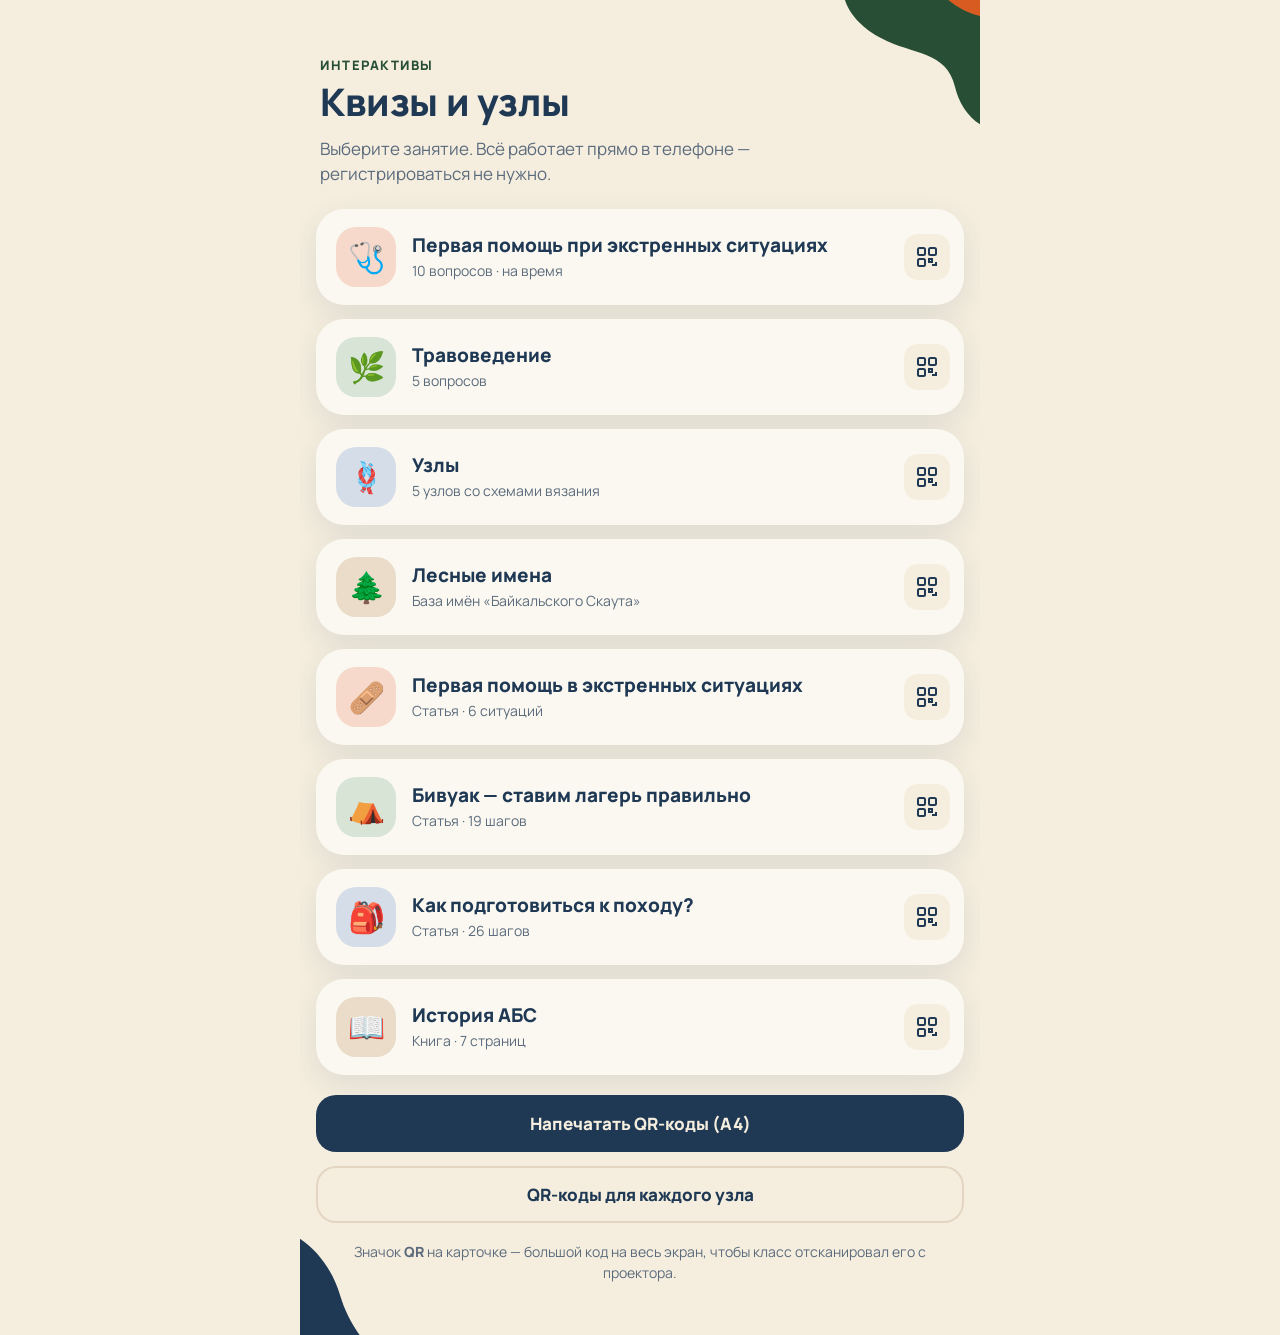
<file: index.html>
<!doctype html>
<html lang="ru">
<head>
<meta charset="utf-8">
<meta name="viewport" content="width=device-width,initial-scale=1,viewport-fit=cover">
<title>Интерактивы</title>
<meta name="theme-color" content="#F5EEDF">
<link href="assets/fonts/manrope.css" rel="stylesheet">
<style>
:root{--green:#284F36;--orange:#D85B21;--navy:#1F3954;--sand:#E4D5C2;--cream:#F5EEDF;--paper:#FBF8F1;--muted:#5B6B7C}
*{box-sizing:border-box;-webkit-tap-highlight-color:transparent}
html{-webkit-text-size-adjust:100%;text-size-adjust:100%}
html,body{margin:0;background:var(--cream);color:var(--navy);font-family:Gilroy,Manrope,system-ui,sans-serif}
button{-webkit-appearance:none;appearance:none;touch-action:manipulation;font-family:inherit;color:inherit}
a{touch-action:manipulation}
#app{max-width:680px;margin:0 auto;position:relative;overflow:hidden;min-height:100vh;min-height:100dvh;padding:0 0 48px;padding-bottom:calc(48px + env(safe-area-inset-bottom))}
.blob{position:absolute;pointer-events:none;z-index:0}
.hero{position:relative;z-index:1;padding:56px 20px 18px}
.kick{font-size:13px;font-weight:800;color:var(--green);text-transform:uppercase;letter-spacing:1.5px}
h1{font-size:38px;line-height:1.05;margin:8px 0 0;max-width:80%;letter-spacing:-.4px;font-weight:800}
.lead{font-size:17px;line-height:1.5;margin:14px 0 0;max-width:88%;color:var(--muted)}
.wrap{position:relative;z-index:1;padding:4px 16px;display:flex;flex-direction:column;gap:14px}
.card{position:relative;display:flex;align-items:center;gap:10px;background:var(--paper);border-radius:28px;padding:10px 14px 10px 10px;
  box-shadow:0 10px 30px rgba(31,57,84,.10)}
.go{flex:1;min-width:0;display:flex;align-items:center;gap:16px;padding:8px 0 8px 10px;text-decoration:none;color:var(--navy);border-radius:22px;transition:transform .2s}
.go:active{transform:scale(.98)}
.ic{flex:none;width:60px;height:60px;border-radius:20px;display:flex;align-items:center;justify-content:center;font-size:30px}
.c1 .ic{background:#F6D9CB}.c2 .ic{background:#D7E4D6}.c3 .ic{background:#D5DEE8}.c4 .ic{background:#EADCC8}.c5 .ic{background:#F6D9CB}.c6 .ic{background:#D7E4D6}.c7 .ic{background:#D5DEE8}.c8 .ic{background:#EADCC8}
.tx{flex:1;min-width:0}
.tx b{display:block;font-size:19px;line-height:1.2;font-weight:800}
.tx span{display:block;font-size:14px;color:var(--muted);margin-top:4px}
.qrb{flex:none;width:46px;height:46px;border-radius:14px;border:0;background:var(--cream);cursor:pointer;display:flex;align-items:center;justify-content:center}
.qrb svg{width:24px;height:24px}
.btn{display:block;width:100%;text-align:center;border:0;border-radius:20px;padding:17px;font-size:17px;font-weight:800;background:var(--navy);color:var(--cream);text-decoration:none;cursor:pointer}
.btn.ghost{background:transparent;color:var(--navy);box-shadow:inset 0 0 0 2px var(--sand)}
.hint{font-size:14px;color:var(--muted);text-align:center;line-height:1.5;margin:4px 8px 0}
.in{animation:up .55s cubic-bezier(.2,.8,.2,1) both}
@keyframes up{from{opacity:0;transform:translateY(18px)}to{opacity:1;transform:none}}
/* большой QR на экране — показать классу */
.big{position:fixed;inset:0;top:0;left:0;right:0;bottom:0;z-index:10;background:rgba(31,57,84,.92);display:flex;align-items:center;justify-content:center;padding:20px}
.big .box{background:var(--paper);border-radius:32px;padding:24px;text-align:center;width:100%;max-width:520px}
.big img{display:block;width:100%;height:auto;image-rendering:pixelated;border-radius:12px}
.big b{display:block;font-size:24px;margin:14px 0 4px}
.big span{font-size:14px;color:var(--muted);word-break:break-all}
.big button{margin-top:16px}
@media(prefers-reduced-motion:reduce){*{animation:none!important;transition:none!important}}
@media(max-width:380px){h1{font-size:32px}.ic{width:52px;height:52px;font-size:26px}}
/* печать QR */
.sheet{display:none}
@media print{
  @page{size:A4;margin:10mm}
  body{background:#fff}#app,.big{display:none!important}
  .sheet{display:grid;grid-template-columns:1fr 1fr;gap:8mm}
  .qc{border:1.5mm solid #284F36;border-radius:8mm;padding:6mm;text-align:center;break-inside:avoid;height:88mm;display:flex;flex-direction:column;align-items:center;justify-content:center;gap:2mm}
  .qc img{width:56mm;height:56mm}
  .qc b{font-size:16pt;color:#1F3954}
  .qc span{font-size:10pt;color:#284F36;font-weight:800;text-transform:uppercase;letter-spacing:1px}
}
</style>
</head>
<body>
<div id="app">
  <svg class="blob" aria-hidden="true" viewBox="0 0 200 160" style="right:-40px;top:-30px;width:210px;height:170px"><path d="M40 0h160v150c-30 10-55-10-62-40-8-34-40-30-70-46C40 50 20 20 40 0z" fill="#284F36"/><path d="M110 0h90v40c-25 12-55 0-70-14-8-8-15-16-20-26z" fill="#D85B21"/></svg>
  <svg class="blob" aria-hidden="true" viewBox="0 0 200 200" style="left:-70px;bottom:-60px;width:200px;height:200px"><path d="M0 30c50-10 95 20 110 70 12 40 40 70 90 100H0z" fill="#1F3954"/></svg>
  <div class="hero">
    <div class="kick">Интерактивы</div>
    <h1>Квизы и узлы</h1>
    <p class="lead">Выберите занятие. Всё работает прямо в телефоне — регистрироваться не нужно.</p>
  </div>
  <div class="wrap">
    <div class="card c1 in" style="animation-delay:120ms"><a class="go" href="medicina/"><span class="ic">🩺</span><span class="tx"><b>Первая помощь при экстренных ситуациях</b><span>10 вопросов · на время</span></span></a>
      <button class="qrb" type="button" aria-label="Показать QR-код" data-qr="medicina/" data-t="Первая помощь при экстренных ситуациях"></button></div>
    <div class="card c2 in" style="animation-delay:190ms"><a class="go" href="travy/"><span class="ic">🌿</span><span class="tx"><b>Травоведение</b><span>5 вопросов</span></span></a>
      <button class="qrb" type="button" aria-label="Показать QR-код" data-qr="travy/" data-t="Травоведение"></button></div>
    <div class="card c3 in" style="animation-delay:260ms"><a class="go" href="uzly/"><span class="ic">🪢</span><span class="tx"><b>Узлы</b><span>5 узлов со схемами вязания</span></span></a>
      <button class="qrb" type="button" aria-label="Показать QR-код" data-qr="uzly/" data-t="Узлы"></button></div>
    <div class="card c4 in" style="animation-delay:330ms"><a class="go" href="imena/"><span class="ic">🌲</span><span class="tx"><b>Лесные имена</b><span>База имён «Байкальского Скаута»</span></span></a>
      <button class="qrb" type="button" aria-label="Показать QR-код" data-qr="imena/" data-t="Лесные имена"></button></div>
    <div class="card c5 in" style="animation-delay:400ms"><a class="go" href="pomosch/"><span class="ic">🩹</span><span class="tx"><b>Первая помощь в экстренных ситуациях</b><span>Статья · 6 ситуаций</span></span></a>
      <button class="qrb" type="button" aria-label="Показать QR-код" data-qr="pomosch/" data-t="Первая помощь в экстренных ситуациях"></button></div>
    <div class="card c6 in" style="animation-delay:470ms"><a class="go" href="bivuak/"><span class="ic">⛺</span><span class="tx"><b>Бивуак — ставим лагерь правильно</b><span>Статья · 19 шагов</span></span></a>
      <button class="qrb" type="button" aria-label="Показать QR-код" data-qr="bivuak/" data-t="Бивуак — ставим лагерь правильно"></button></div>
    <div class="card c7 in" style="animation-delay:540ms"><a class="go" href="podgotovka/"><span class="ic">🎒</span><span class="tx"><b>Как подготовиться к походу?</b><span>Статья · 26 шагов</span></span></a>
      <button class="qrb" type="button" aria-label="Показать QR-код" data-qr="podgotovka/" data-t="Как подготовиться к походу?"></button></div>
    <div class="card c8 in" style="animation-delay:610ms"><a class="go" href="kniga/"><span class="ic">📖</span><span class="tx"><b>История АБС</b><span>Книга · 7 страниц</span></span></a>
      <button class="qrb" type="button" aria-label="Показать QR-код" data-qr="kniga/" data-t="История АБС"></button></div>
    <button class="btn in" style="animation-delay:680ms;margin-top:6px" type="button" onclick="printSheet()">Напечатать QR-коды (A4)</button>
    <a class="btn ghost in" style="animation-delay:740ms" href="uzly/?print">QR-коды для каждого узла</a>
    <p class="hint">Значок <b>QR</b> на карточке — большой код на весь экран, чтобы класс отсканировал его с проектора.</p>
  </div>
</div>
<div class="sheet" id="sheet"></div>
<script>
/* QR-код без библиотек: байтовый режим, уровень коррекции M, версии 1–6 (до 106 байт).
   Перенос liga/qr.py на JavaScript. qrSvg(text) → строка <svg>, qrDataUrl(text) → картинка для <img>. */
var QR = (function () {
  var BLOCKS = {1: [10, [[1, 16]]], 2: [16, [[1, 28]]], 3: [26, [[1, 44]]], 4: [18, [[2, 32]]], 5: [24, [[2, 43]]], 6: [16, [[4, 27]]]};
  var ALIGN = {1: [], 2: [6, 18], 3: [6, 22], 4: [6, 26], 5: [6, 30], 6: [6, 34]};
  var EXP = new Array(512), LOG = new Array(256), x = 1, i;
  for (i = 0; i < 255; i++) { EXP[i] = x; LOG[x] = i; x <<= 1; if (x & 0x100) x ^= 0x11D; }
  for (i = 255; i < 512; i++) EXP[i] = EXP[i - 255];
  function gmul(a, b) { return a === 0 || b === 0 ? 0 : EXP[LOG[a] + LOG[b]]; }
  function rsGen(n) {
    var g = [1];
    for (var i = 0; i < n; i++) {
      var g2 = new Array(g.length + 1).fill(0);
      for (var j = 0; j < g.length; j++) { g2[j] ^= g[j]; g2[j + 1] ^= gmul(g[j], EXP[i]); }
      g = g2;
    }
    return g;
  }
  function rsRem(data, n) {
    var gen = rsGen(n), rem = data.concat(new Array(n).fill(0));
    for (var i = 0; i < data.length; i++) { var c = rem[i]; if (c) for (var j = 1; j < gen.length; j++) rem[i + j] ^= gmul(gen[j], c); }
    return rem.slice(data.length);
  }
  function bin(v, len) { var s = v.toString(2); while (s.length < len) s = '0' + s; return s; }
  function utf8(text) { var out = [], s = unescape(encodeURIComponent(text)); for (var i = 0; i < s.length; i++) out.push(s.charCodeAt(i)); return out; }
  function codewords(data, version) {
    var ecN = BLOCKS[version][0], groups = BLOCKS[version][1], cap = 0, i;
    groups.forEach(function (g) { cap += g[0] * g[1]; });
    var bits = '0100' + bin(data.length, 8) + data.map(function (b) { return bin(b, 8); }).join('');
    bits += '0'.repeat(Math.min(4, cap * 8 - bits.length));
    bits += '0'.repeat((8 - bits.length % 8) % 8);
    var cw = [];
    for (i = 0; i < bits.length; i += 8) cw.push(parseInt(bits.slice(i, i + 8), 2));
    var pad = [0xEC, 0x11], base = bits.length / 8;
    while (cw.length < cap) cw.push(pad[(cw.length - base) % 2]);
    var blocks = [], pos = 0;
    groups.forEach(function (g) { for (var n = 0; n < g[0]; n++) { blocks.push(cw.slice(pos, pos + g[1])); pos += g[1]; } });
    var ecc = blocks.map(function (b) { return rsRem(b, ecN); }), out = [], mx = 0;
    blocks.forEach(function (b) { mx = Math.max(mx, b.length); });
    for (i = 0; i < mx; i++) blocks.forEach(function (b) { if (i < b.length) out.push(b[i]); });
    for (i = 0; i < ecN; i++) ecc.forEach(function (e) { out.push(e[i]); });
    return out;
  }
  function formatBits(mask) {
    var data = mask, rem = data << 10;
    for (var i = 14; i > 9; i--) if (rem & (1 << i)) rem ^= 0x537 << (i - 10);
    return ((data << 10) | rem) ^ 0x5412;
  }
  function maskFn(mask, r, c) {
    switch (mask) {
      case 0: return (r + c) % 2 === 0;
      case 1: return r % 2 === 0;
      case 2: return c % 3 === 0;
      case 3: return (r + c) % 3 === 0;
      case 4: return (Math.floor(r / 2) + Math.floor(c / 3)) % 2 === 0;
      case 5: return (r * c) % 2 + (r * c) % 3 === 0;
      case 6: return ((r * c) % 2 + (r * c) % 3) % 2 === 0;
      default: return ((r + c) % 2 + (r * c) % 3) % 2 === 0;
    }
  }
  function build(version, cw, mask) {
    var size = 17 + 4 * version, m = [], r, c, i;
    for (r = 0; r < size; r++) m.push(new Array(size).fill(null));
    function finder(r0, c0) {
      for (var dr = -1; dr < 8; dr++) for (var dc = -1; dc < 8; dc++) {
        var rr = r0 + dr, cc = c0 + dc;
        if (rr >= 0 && rr < size && cc >= 0 && cc < size) {
          var inside = dr >= 0 && dr <= 6 && dc >= 0 && dc <= 6;
          var ring = inside && (dr === 0 || dr === 6 || dc === 0 || dc === 6);
          var core = dr >= 2 && dr <= 4 && dc >= 2 && dc <= 4;
          m[rr][cc] = ring || core ? 1 : 0;
        }
      }
    }
    finder(0, 0); finder(0, size - 7); finder(size - 7, 0);
    for (i = 8; i < size - 8; i++) m[6][i] = m[i][6] = i % 2 === 0 ? 1 : 0;
    var pos = ALIGN[version];
    pos.forEach(function (ar) { pos.forEach(function (ac) {
      if (m[ar][ac] !== null) return;
      for (var dr = -2; dr < 3; dr++) for (var dc = -2; dc < 3; dc++) m[ar + dr][ac + dc] = Math.max(Math.abs(dr), Math.abs(dc)) !== 1 ? 1 : 0;
    }); });
    m[size - 8][8] = 1;
    var res = m.map(function (row) { return row.map(function (v) { return v !== null; }); });
    for (i = 0; i < 9; i++) res[8][i] = res[i][8] = true;
    for (i = 0; i < 8; i++) res[8][size - 1 - i] = res[size - 1 - i][8] = true;
    var bits = cw.map(function (b) { return bin(b, 8); }).join(''), k = 0, up = true, col = size - 1;
    while (col > 0) {
      if (col === 6) col -= 1;
      for (var t = 0; t < size; t++) {
        r = up ? size - 1 - t : t;
        for (var j = 0; j < 2; j++) {
          c = col - j;
          if (res[r][c]) continue;
          var bit = k < bits.length ? +bits[k] : 0; k++;
          if (maskFn(mask, r, c)) bit ^= 1;
          m[r][c] = bit;
        }
      }
      up = !up; col -= 2;
    }
    var fb = formatBits(mask), f = [];
    for (i = 0; i < 15; i++) f.push((fb >> i) & 1);
    for (i = 0; i < 6; i++) m[i][8] = f[i];
    m[7][8] = f[6]; m[8][8] = f[7]; m[8][7] = f[8];
    for (i = 9; i < 15; i++) m[8][14 - i] = f[i];
    for (i = 0; i < 8; i++) m[8][size - 1 - i] = f[i];
    for (i = 8; i < 15; i++) m[size - 15 + i][8] = f[i];
    m[size - 8][8] = 1;
    return m;
  }
  function penalty(m) {
    var size = m.length, p = 0, lines = m.slice(), r, c;
    for (c = 0; c < size; c++) lines.push(m.map(function (row) { return row[c]; }));
    lines.forEach(function (line) {
      var run = 1;
      for (var i = 1; i < size; i++) { if (line[i] === line[i - 1]) run++; else { if (run >= 5) p += run - 2; run = 1; } }
      if (run >= 5) p += run - 2;
      var s = line.join(''), a = s.split('10111010000').length - 1, b = s.split('00001011101').length - 1;
      p += 40 * (a + b);
    });
    for (r = 0; r < size - 1; r++) for (c = 0; c < size - 1; c++) if (m[r][c] === m[r][c + 1] && m[r][c] === m[r + 1][c] && m[r][c] === m[r + 1][c + 1]) p += 3;
    var dark = 0; m.forEach(function (row) { row.forEach(function (v) { dark += v; }); });
    dark = Math.floor(dark * 100 / (size * size));
    p += Math.floor(Math.abs(dark - 50) / 5) * 10;
    return p;
  }
  function matrix(text) {
    var data = utf8(text), version = 0;
    for (var v = 1; v <= 6; v++) { var cap = 0; BLOCKS[v][1].forEach(function (g) { cap += g[0] * g[1]; }); if (data.length <= cap - 2) { version = v; break; } }
    if (!version) throw new Error('Слишком длинная ссылка для QR');
    var cw = codewords(data, version), best = null, bestP = Infinity;
    for (var mk = 0; mk < 8; mk++) { var m = build(version, cw, mk), p = penalty(m); if (p < bestP) { best = m; bestP = p; } }
    return best;
  }
  function svg(text, color) {
    var m = matrix(text), q = 4, n = m.length + 2 * q, d = '';
    m.forEach(function (row, r) { row.forEach(function (v, c) { if (v) d += 'M' + (c + q) + ' ' + (r + q) + 'h1v1h-1z'; }); });
    return '<svg xmlns="http://www.w3.org/2000/svg" viewBox="0 0 ' + n + ' ' + n + '" width="' + n * 4 + '" height="' + n * 4 + '" shape-rendering="crispEdges">' +
      '<rect width="' + n + '" height="' + n + '" fill="#fff"/><path d="' + d + '" fill="' + (color || '#111418') + '"/></svg>';
  }
  return {matrix: matrix, svg: svg, dataUrl: function (text) { return 'data:image/svg+xml;charset=utf-8,' + encodeURIComponent(svg(text)); }};
})();
if (typeof module !== 'undefined') module.exports = QR;

</script>
<script>
var ICON = '<svg viewBox="0 0 24 24" fill="none" stroke="#1F3954" stroke-width="2" aria-hidden="true"><rect x="3" y="3" width="7" height="7" rx="1.5"/><rect x="14" y="3" width="7" height="7" rx="1.5"/><rect x="3" y="14" width="7" height="7" rx="1.5"/><path d="M14 14h3v3h-3zM20 14v.01M14 20h.01M17 20h4v-3"/></svg>';
var BASE = location.href.split('#')[0].split('?')[0].replace(/index\.html$/, '');
function esc(s) { return String(s).replace(/[&<>"']/g, function (c) { return {'&': '&amp;', '<': '&lt;', '>': '&gt;', '"': '&quot;', "'": '&#39;'}[c]; }); }
document.querySelectorAll('.qrb').forEach(function (b) {
  b.innerHTML = ICON;
  b.addEventListener('click', function () { showBig(b.getAttribute('data-qr'), b.getAttribute('data-t')); });
});
function showBig(path, title) {
  var url = BASE + path, d = document.createElement('div');
  d.className = 'big';
  d.innerHTML = '<div class="box"><img src="' + QR.dataUrl(url) + '" alt="QR-код"><b>' + esc(title) + '</b><span>' + esc(url) + '</span>' +
    '<button class="btn" type="button">Закрыть</button></div>';
  d.addEventListener('click', function () { d.remove(); });
  document.body.appendChild(d);
}
function printSheet() {
  var items = [].map.call(document.querySelectorAll('.qrb'), function (b) { return [b.getAttribute('data-qr'), b.getAttribute('data-t')]; });
  document.getElementById('sheet').innerHTML = items.map(function (x) {
    return '<div class="qc"><span>Наведи камеру</span><b>' + esc(x[1]) + '</b><img src="' + QR.dataUrl(BASE + x[0]) + '" alt=""></div>';
  }).join('');
  setTimeout(function () { window.print(); }, 150);
}
</script>
</body>
</html>
</file>
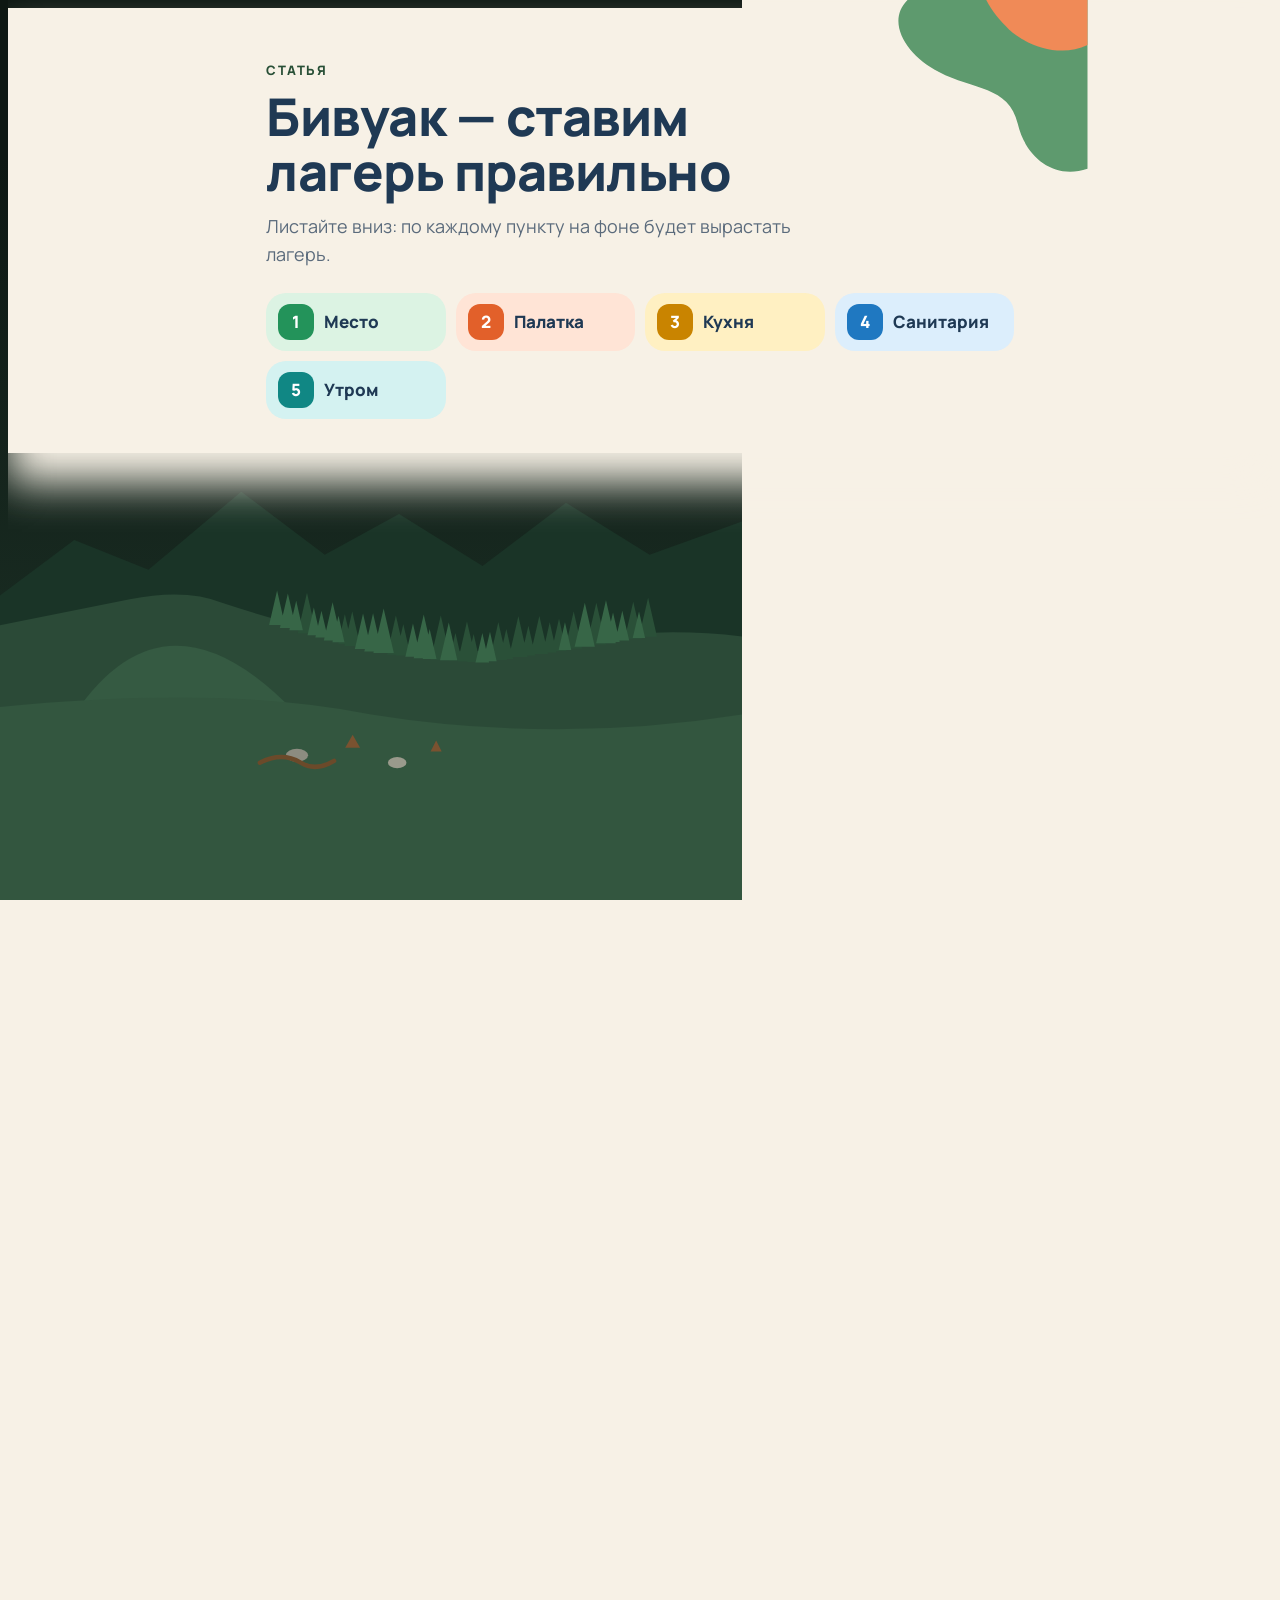
<file: bivuak/index.html>
<!doctype html>
<html lang="ru">
<head>
<meta charset="utf-8">
<meta name="viewport" content="width=device-width,initial-scale=1,viewport-fit=cover">
<title>Бивуак — ставим лагерь правильно</title>
<meta name="description" content="Как правильно поставить лагерь: место, палатка, кухня, санитария, утро — по шагам">
<meta name="theme-color" content="#F7F1E6">
<link href="../assets/fonts/manrope.css" rel="stylesheet">
<style>
/* Статья «Бивуак — ставим лагерь правильно» (страница bivuak/). Фон — сцена лагеря, которая достраивается по мере прокрутки.
   Телефон: сцена закреплена в верхней части экрана, карточки идут снизу. Компьютер: сцена слева, карточки справа. */
:root{
  --green:#284F36;--orange:#E2602A;--navy:#1F3954;--sand:#E8DCCB;--cream:#F7F1E6;--paper:#FFFDF8;--muted:#5B6B7C;--ink:#1F3954;
  --line:rgba(31,57,84,.10);--shadow:rgba(31,57,84,.08);--red:#D93A2B;--red-bg:#FFE8E3;--on:#FFFFFF;
  --peach:#FFE4D6;--peach-c:#E2602A;--sky:#DCEEFC;--sky-c:#1F78C1;--sun:#FFF0C2;--sun-c:#C98400;
  --lav:#ECE6FC;--lav-c:#6A4FD0;--mint:#DCF3E3;--mint-c:#23935A;--aqua:#D4F2F1;--aqua-c:#108784;
  --font:"Manrope",Gilroy,system-ui,-apple-system,"Segoe UI",sans-serif;
  color-scheme:light;
}
*{box-sizing:border-box;-webkit-tap-highlight-color:transparent}
html{scroll-behavior:smooth}
html{overflow-x:clip}
@media (pointer:coarse){html{scroll-snap-type:y proximity}}
body{background:var(--cream);color:var(--ink);font-family:var(--font);font-size:17px;line-height:1.55;overflow-x:clip}
a{color:inherit}
:focus-visible{outline:3px solid var(--orange);outline-offset:3px}
.c-place{--tc:var(--mint-c);--tb:var(--mint)}.c-tent{--tc:var(--peach-c);--tb:var(--peach)}.c-kitchen{--tc:var(--sun-c);--tb:var(--sun)}
.c-sanit{--tc:var(--sky-c);--tb:var(--sky)}.c-morning{--tc:var(--aqua-c);--tb:var(--aqua)}

/* сцена */
#scene{position:fixed;left:0;top:0;width:100%;height:60vh;z-index:0;display:block}
/* кромка леса: тёмные ели стоят на границе сцены и светлой панели (вместо светлого перехода) */
.edge{position:fixed;left:0;right:0;top:calc(60vh - 64px);height:64px;z-index:1;pointer-events:none}
.edge svg{position:absolute;bottom:0;height:64px;fill:#12221A}
.edge .l{left:0;width:70px}.edge .r{right:0;width:62px}.edge .m{left:50%;margin-left:-150px;width:300px}
.edge::after{content:"";position:absolute;left:0;right:0;bottom:0;height:3px;background:#12221A}
.floor{position:fixed;left:0;right:0;top:60vh;bottom:0;z-index:1;background:var(--cream);pointer-events:none}
.el{opacity:0;transition:opacity .7s,transform .8s cubic-bezier(.2,.9,.3,1.2);transform-box:fill-box;transform-origin:center bottom}
.el.on{opacity:1}
.grow{transform:scale(.2)}.grow.on{transform:none}
.rise{transform:translateY(14px)}.rise.on{transform:none}
.widen{transform:scaleX(0);transform-origin:center}.widen.on{transform:none}
.draw{stroke-dasharray:var(--len,200);stroke-dashoffset:var(--len,200);opacity:1;transition:stroke-dashoffset 1.1s ease-out,opacity .4s}
.draw.on{stroke-dashoffset:0}
.draw:not(.on){opacity:0}
.debris{opacity:1;transition:opacity .6s,transform .8s ease-in}
.debris.gone{opacity:0;transform:translate(60px,-30px) rotate(90deg)}
.flame{animation:flick .35s ease-in-out infinite alternate;transform-box:fill-box;transform-origin:center bottom}
@keyframes flick{to{transform:scaleY(.82) scaleX(1.06)}}
.wind path{stroke-dasharray:14 10;animation:wind 1.4s linear infinite}
@keyframes wind{to{stroke-dashoffset:-48}}
.flow path{animation:flow 1.8s linear infinite}
@keyframes flow{from{transform:translateY(-10px);opacity:0}30%{opacity:1}to{transform:translateY(16px);opacity:0}}
.smoke circle{animation:smoke 3.2s ease-out infinite;transform-box:fill-box}
.smoke circle:nth-child(2){animation-delay:1s}.smoke circle:nth-child(3){animation-delay:2s}
@keyframes smoke{from{transform:translate(0,0) scale(.6);opacity:.7}to{transform:translate(26px,-46px) scale(1.8);opacity:0}}
.twinkle{animation:tw 2.4s ease-in-out infinite alternate}
@keyframes tw{to{opacity:.25}}
.sun{transform:translateY(80px);transition:transform 2.2s cubic-bezier(.2,.8,.2,1),opacity 1s;opacity:0}
.sun.on{transform:none;opacity:1}
.dawn{transition:opacity 2s}
.spark{animation:spark 1.6s ease-in-out infinite;transform-box:fill-box;transform-origin:center}
@keyframes spark{50%{transform:scale(.4) rotate(45deg);opacity:.4}}
.trash{transition:opacity .6s,transform 1s cubic-bezier(.5,0,.5,1)}
.trash.packed{opacity:0;transform:translate(-118px,4px) scale(.4)}
.lbl{font:700 9px var(--font);fill:#EEE6D6}

/* контент */
.wrap{position:relative;z-index:2;max-width:620px;margin:0 auto;padding-left:max(16px,env(safe-area-inset-left,0px));padding-right:max(16px,env(safe-area-inset-right,0px))}
.hero{position:relative;z-index:3;background:var(--cream);padding-block:52px 34px;box-shadow:0 30px 40px var(--cream)}
.hero .in{max-width:780px;margin:0 auto;padding-left:max(16px,env(safe-area-inset-left,0px));padding-right:max(16px,env(safe-area-inset-right,0px));position:relative}
.kick{font-size:13px;font-weight:800;color:var(--green);text-transform:uppercase;letter-spacing:1.5px}
h1{font-size:clamp(34px,6vw,52px);line-height:1.05;margin:10px 0 0;font-weight:800;letter-spacing:-.5px;text-wrap:balance}
.lead{font-size:18px;color:var(--muted);margin:14px 0 0;max-width:52ch}
.toc{display:grid;grid-template-columns:repeat(auto-fill,minmax(150px,1fr));gap:10px;margin-top:24px}
.toc a{display:flex;align-items:center;gap:10px;background:var(--tb);border-radius:20px;padding:11px 12px;text-decoration:none;font-weight:800;transition:transform .2s}
.toc a:hover{transform:translateY(-3px)}
.toc a span{width:36px;height:36px;border-radius:12px;display:flex;align-items:center;justify-content:center;background:var(--tc);color:var(--on);flex:none}
.blob{position:absolute;pointer-events:none;right:-60px;top:-60px;width:230px;height:180px}
.story{padding-top:58vh;padding-bottom:40vh;display:flex;flex-direction:column;gap:34vh}
.chap{display:flex;flex-direction:column;gap:14px;scroll-margin-top:62vh}
.chead{display:flex;align-items:center;gap:12px;background:var(--tb);border-radius:22px;padding:14px 16px;font-size:22px;font-weight:800;transition:opacity .4s}
.chead span{width:40px;height:40px;border-radius:14px;background:var(--tc);color:var(--on);display:flex;align-items:center;justify-content:center;flex:none;font-size:18px}
.item{display:flex;gap:14px;align-items:flex-start;background:rgba(255,253,248,.97);border-radius:22px;padding:16px 18px;box-shadow:0 10px 30px var(--shadow);font-size:18px;font-weight:700;line-height:1.4;transition:opacity .5s,transform .5s,box-shadow .4s;margin-bottom:34vh;scroll-snap-align:end;scroll-margin-bottom:12vh}
.item:last-child{margin-bottom:0}
.item i{font-style:normal;flex:none;width:30px;height:30px;border-radius:50%;box-shadow:inset 0 0 0 2px var(--tc);color:var(--tc);display:flex;align-items:center;justify-content:center;font-size:13px;font-weight:800;margin-top:-1px;transition:background .3s,color .3s}
.item.act{box-shadow:0 0 0 2px var(--tc),0 14px 34px var(--shadow)}
.item.act i,.item.done i{background:var(--tc);color:var(--on)}
.up{opacity:0;transform:scale(.97)}
.end{text-align:center;color:var(--muted);font-weight:700;transition:opacity .5s}
.tocbtn{position:fixed;right:max(14px,env(safe-area-inset-right,0px));top:calc(14px + env(safe-area-inset-top,0px));z-index:20;border:0;border-radius:999px;background:rgba(255,253,248,.94);color:var(--ink);box-shadow:0 6px 18px var(--shadow);padding:10px 14px;font:800 14px var(--font);cursor:pointer;transition:opacity .3s}
.tocbtn.hide{opacity:0;pointer-events:none}
.step{position:fixed;left:max(14px,env(safe-area-inset-left,0px));top:calc(14px + env(safe-area-inset-top,0px));z-index:20;border-radius:999px;background:rgba(255,253,248,.94);box-shadow:0 6px 18px var(--shadow);padding:9px 14px;font-weight:800;font-size:14px;color:var(--tc,var(--green));transition:opacity .3s;font-variant-numeric:tabular-nums}
.step.hide{opacity:0}

@media (min-width:900px){
  #scene{width:58vw;height:100vh}
  .edge,.floor{display:none}
  .wrap{margin:0 0 0 60vw;max-width:440px}
  .story{padding-top:46vh;gap:40vh}
  .chap{scroll-margin-top:30vh}
  .up{opacity:1;transform:none}
  .item{margin-bottom:40vh;scroll-snap-align:center;scroll-margin-bottom:0}
}

/* ===== вариант B: маршрут ===== */
body.vA .rstory,body.vA .rpanel{display:none}
body.vB .story{display:none}
.rstory{position:relative;z-index:2}
.seg{height:62vh;scroll-snap-align:start}
.seg:last-child{height:100vh}
.rpanel{position:fixed;left:0;right:0;top:62vh;bottom:0;z-index:3;padding:10px max(16px,env(safe-area-inset-right,0px)) calc(16px + env(safe-area-inset-bottom,0px)) max(16px,env(safe-area-inset-left,0px));transition:opacity .4s;display:flex;flex-direction:column;gap:14px}
.rpanel.hide{opacity:0;pointer-events:none}
.trail{position:relative;height:34px;flex:none}
.trail .track{position:absolute;left:8px;right:8px;top:16px;height:0;border-top:3px dashed rgba(31,57,84,.22)}
.trail .done{position:absolute;left:8px;top:15px;height:5px;border-radius:3px;background:var(--tc,var(--green));width:0;transition:width .7s cubic-bezier(.4,0,.2,1),background .4s}
.stop{position:absolute;top:10px;width:14px;height:14px;margin-left:-7px;border-radius:50%;background:var(--cream);box-shadow:inset 0 0 0 2px rgba(31,57,84,.28);transition:background .3s,box-shadow .3s,transform .3s}
.stop.past{background:var(--tc);box-shadow:none}
.stop.now{transform:scale(1.35);background:var(--tc);box-shadow:0 0 0 5px rgba(255,255,255,.12)}
.stop.ch{width:18px;height:18px;margin-left:-9px;top:8px}
.walker{position:absolute;top:-6px;width:26px;height:26px;margin-left:-13px;transition:left .7s cubic-bezier(.4,0,.2,1);color:var(--tc,var(--green));z-index:2}
.walker svg{width:100%;height:100%;animation:hop .7s ease-in-out infinite alternate}
@keyframes hop{to{transform:translateY(-3px)}}
.rcards{position:relative;flex:1;min-height:0}
.rcard{position:absolute;left:0;right:0;top:0;background:rgba(255,253,248,.98);border-radius:24px;padding:16px 18px 18px;box-shadow:0 0 0 2px var(--tc),0 14px 34px var(--shadow);display:flex;flex-direction:column;gap:10px;opacity:0;transform:translateX(40px) scale(.94);pointer-events:none}
.rcard .lab{display:flex;align-items:center;gap:8px;font-size:12px;font-weight:800;text-transform:uppercase;letter-spacing:1.2px;color:var(--tc)}
.rcard .lab i{font-style:normal;width:26px;height:26px;border-radius:50%;background:var(--tc);color:var(--on);display:flex;align-items:center;justify-content:center;letter-spacing:0;font-size:12px}
.rcard .tx{font-size:20px;font-weight:800;line-height:1.35}
.rcard.arrive{animation:arrive .75s cubic-bezier(.2,.9,.3,1.25) both}
.rcard.leave{animation:leave .45s ease-in both}
@keyframes arrive{0%{opacity:0;transform:translateX(60px) scale(.9)}60%{opacity:1}100%{opacity:1;transform:none}}
@keyframes leave{from{opacity:1;transform:none}to{opacity:0;transform:translateY(-34px) scale(.96)}}
.rcard.arrive .tx{animation:txin .6s .25s both}
@keyframes txin{from{opacity:0;transform:translateY(8px)}}
.hint{color:var(--muted);font-weight:700;font-size:15px}
@media (min-width:900px){
  .rpanel{left:60vw;right:0;top:0;bottom:0;padding:0 28px 0 0;flex-direction:row;gap:22px}
  .trail{width:34px;height:auto;margin-block:10vh}
  .trail .track{left:16px;right:auto;top:0;bottom:0;height:auto;border-top:0;border-left:3px dashed rgba(31,57,84,.22)}
  .trail .done{left:15px;top:0;width:5px;height:0;transition:height .7s cubic-bezier(.4,0,.2,1),background .4s}
  .stop{left:17px!important;margin-left:-7px;margin-top:-7px}
  .stop.ch{margin-left:-9px;margin-top:-9px}
  .walker{left:-12px!important;margin-left:0;margin-top:-13px;transition:top .7s cubic-bezier(.4,0,.2,1)}
  .rcards{margin-block:10vh}
  .rcard{right:auto;width:100%;max-width:400px;transition:top .7s cubic-bezier(.4,0,.2,1)}
}

/* извилистая тропа на телефоне */
.mtrail{display:none;position:relative;height:104px;flex:none;overflow:hidden;margin-inline:-16px;touch-action:pan-y}
.mtrail svg{display:block;height:100%;width:100%}
.mtrail .seg-l{fill:none;stroke:rgba(31,57,84,.25);stroke-width:3;stroke-dasharray:5 6;transition:stroke .5s}
.mtrail .seg-l.past{stroke:var(--c);stroke-dasharray:none;stroke-width:4}
.mtrail .st{fill:#FFFDF8;stroke:rgba(31,57,84,.35);stroke-width:2;transition:fill .3s,stroke .3s;cursor:pointer}
.mtrail .st.past{fill:var(--c);stroke:var(--c)}
.mtrail .st.now{fill:var(--c);stroke:#fff;stroke-width:2.5}
.mtrail .num{font:800 9px var(--font);fill:#5B6B7C;text-anchor:middle;pointer-events:none}
.mtrail .num.past,.mtrail .num.now{fill:#FFFFFF}
.mtrail .chl{font:800 10px var(--font);text-anchor:middle;text-transform:uppercase;letter-spacing:.8px}
.mtrail #mview,.mtrail #mwalk{transition:transform .7s cubic-bezier(.4,0,.2,1)}
.mtrail #mwalk .bob{animation:hop .7s ease-in-out infinite alternate}
.swipe{font-size:13px;color:var(--muted);font-weight:700}
.mnav{position:absolute;top:50%;width:44px;height:44px;margin-top:-22px;border:0;border-radius:50%;background:var(--paper);color:var(--ink);box-shadow:0 6px 18px rgba(31,57,84,.16),inset 0 0 0 2px var(--sand);display:flex;align-items:center;justify-content:center;cursor:pointer;z-index:3;transition:opacity .3s,transform .15s,background .2s}
.mnav svg{width:22px;height:22px}
.mnav.prev{left:max(12px,env(safe-area-inset-left,0px))}.mnav.next{right:max(12px,env(safe-area-inset-right,0px))}
.mnav:active{transform:scale(.92)}
.mnav.next{background:var(--tc,var(--green));color:#fff;box-shadow:0 6px 18px rgba(31,57,84,.2)}
.mnav:disabled{opacity:0;pointer-events:none}
.mnav.next.nudge svg{animation:nudge 1.4s ease-in-out 3}
@keyframes nudge{50%{transform:translateX(4px)}}
@media (max-width:899px){ .trail{display:none} .mtrail{display:block} }
@media (prefers-reduced-motion:reduce){*{animation:none!important;transition:none!important}html{scroll-behavior:auto}}
</style>

</head>
<body>
<svg id="scene" viewBox="0 0 400 400" preserveAspectRatio="xMidYMax slice" aria-hidden="true">
  <defs>
    <linearGradient id="sky" gradientUnits="userSpaceOnUse" x1="0" y1="0" x2="0" y2="400"><stop offset="0" stop-color="#0E1813"/><stop offset="1" stop-color="#1E3529"/></linearGradient>
    <linearGradient id="dawnG" gradientUnits="userSpaceOnUse" x1="0" y1="0" x2="0" y2="400"><stop offset="0" stop-color="#5B7FA6"/><stop offset=".6" stop-color="#F2A86E"/><stop offset="1" stop-color="#F7D58C"/></linearGradient>
    <linearGradient id="river" x1="0" y1="0" x2="0" y2="1"><stop offset="0" stop-color="#2F6E8F"/><stop offset="1" stop-color="#4A9CC4"/></linearGradient>
  </defs>
  <rect x="-400" y="-800" width="1200" height="1200" fill="url(#sky)"/>
  <rect class="el dawn" data-in="19" x="-400" y="-800" width="1200" height="1200" fill="url(#dawnG)"/>
  <g class="el" data-in="14" data-out="19">
    <circle class="twinkle" cx="60" cy="70" r="1.2" fill="#fff"/><circle class="twinkle" cx="140" cy="40" r="1" fill="#fff" style="animation-delay:.6s"/><circle class="twinkle" cx="230" cy="90" r="1.3" fill="#fff" style="animation-delay:1.2s"/>
    <circle class="twinkle" cx="330" cy="60" r="1" fill="#fff" style="animation-delay:.3s"/><circle class="twinkle" cx="190" cy="140" r="1" fill="#fff" style="animation-delay:.9s"/><circle class="twinkle" cx="90" cy="160" r="1.1" fill="#fff" style="animation-delay:1.5s"/>
    <circle class="twinkle" cx="280" cy="130" r="1" fill="#fff" style="animation-delay:.4s"/><circle class="twinkle" cx="350" cy="180" r="1.2" fill="#fff" style="animation-delay:1.1s"/>
    <circle cx="300" cy="150" r="11" fill="#F2EAD3"/><circle cx="305" cy="146" r="10" fill="#1A2E24"/>
  </g>
  <circle class="sun" data-in="19" cx="130" cy="200" r="20" fill="#FFE29A"/>
  <path d="M0 236 L40 206 L80 222 L130 180 L175 214 L215 192 L260 220 L305 186 L350 214 L400 196 L400 300 L0 300Z" fill="#1A3427"/>
  <path d="M0 252 Q40 244 70 238 Q100 232 120 240 Q150 250 200 262 Q260 270 300 262 Q350 252 400 258 L400 400 L0 400Z" fill="#2B4A37"/>
  <path d="M160.4 256.3 L165.4 234.4 L170.4 256.3Z M182.2 262.0 L185.8 246.1 L189.5 262.0Z M185.5 263.1 L189.8 244.5 L194.1 263.1Z M208.5 267.8 L213.3 246.7 L218.2 267.8Z M213.4 268.3 L217.3 251.4 L221.2 268.3Z M232.0 270.5 L237.5 246.7 L242.9 270.5Z M241.9 271.0 L245.4 256.2 L248.8 271.0Z M246.7 271.4 L251.6 249.9 L256.6 271.4Z M251.7 271.7 L255.2 256.7 L258.6 271.7Z M263.8 270.7 L268.5 250.3 L273.2 270.7Z M269.1 270.1 L272.8 254.0 L276.5 270.1Z M274.2 269.1 L279.3 247.1 L284.3 269.1Z M281.0 268.3 L284.7 252.2 L288.4 268.3Z M285.9 267.4 L290.6 247.0 L295.3 267.4Z M292.5 266.6 L296.2 250.4 L299.9 266.6Z M297.2 265.8 L301.2 248.5 L305.2 265.8Z M304.5 264.5 L309.1 244.5 L313.7 264.5Z M316.1 262.4 L321.3 239.8 L326.5 262.4Z M336.6 259.3 L341.2 239.3 L345.8 259.3Z M344.3 258.1 L349.2 237.1 L354.0 258.1Z" fill="#2A5038"/>
  <path d="M145.0 251.8 L149.3 233.3 L153.5 251.8Z M150.8 253.4 L155.1 234.8 L159.4 253.4Z M155.9 254.7 L159.6 238.8 L163.2 254.7Z M165.7 257.3 L169.1 242.4 L172.5 257.3Z M169.9 258.5 L173.2 244.1 L176.6 258.5Z M174.5 260.2 L179.2 239.6 L184.0 260.2Z M179.1 261.1 L182.4 246.9 L185.6 261.1Z M191.2 264.8 L195.6 245.6 L200.0 264.8Z M196.3 266.1 L201.0 245.5 L205.7 266.1Z M201.2 266.9 L206.7 242.9 L212.2 266.9Z M218.4 269.0 L222.5 251.0 L226.6 269.0Z M222.9 269.8 L228.3 246.2 L233.7 269.8Z M227.8 270.1 L231.5 254.0 L235.2 270.1Z M237.1 270.8 L241.8 250.5 L246.4 270.8Z M256.2 272.0 L259.9 256.2 L263.5 272.0Z M260.3 271.4 L264.0 255.5 L267.6 271.4Z M301.0 265.3 L304.4 250.4 L307.8 265.3Z M309.6 263.5 L315.1 239.9 L320.5 263.5Z M321.2 261.6 L326.5 238.5 L331.8 261.6Z M326.6 261.0 L330.3 245.1 L333.9 261.0Z M331.6 260.2 L335.3 244.2 L339.0 260.2Z M340.9 258.9 L344.3 244.5 L347.6 258.9Z" fill="#376647"/>
  <!-- гребень и низина -->
  <path d="M40 300 Q90 226 160 300Z" fill="#355A42"/>
  <ellipse cx="88" cy="372" rx="58" ry="14" fill="#1F382A"/>
  <path d="M0 296 Q120 284 200 300 Q300 316 400 300 L400 400 L0 400Z" fill="#33563F"/>
  <!-- 1 ровная площадка -->
  <ellipse class="el widen" data-in="1" cx="190" cy="322" rx="74" ry="15" fill="#4B7656"/>
  <!-- 2 камни, шишки, корни -->
  <g class="debris" data-out="2">
    <ellipse cx="160" cy="322" rx="6" ry="3.5" fill="#8C8C80"/><ellipse cx="214" cy="326" rx="5" ry="3" fill="#9A9A8C"/>
    <path d="M186 318 l4 -7 l4 7z" fill="#7A5230"/><path d="M232 320 l3 -6 l3 6z" fill="#7A5230"/>
    <path d="M140 326 q12 -6 22 0 q8 5 18 -1" stroke="#6B4A2A" stroke-width="2.4" fill="none" stroke-linecap="round"/>
  </g>
  <!-- 3 защита от ветра + ветер -->
  <g class="el grow" data-in="3">
    <circle cx="104" cy="312" r="13" fill="#3E7A4E"/><circle cx="118" cy="306" r="15" fill="#468A58"/><circle cx="96" cy="300" r="10" fill="#3E7A4E"/>
    <ellipse cx="128" cy="322" rx="12" ry="8" fill="#7D7F74"/><ellipse cx="114" cy="326" rx="8" ry="5" fill="#8E9085"/>
  </g>
  <g class="el wind" data-in="3" transform="translate(34 0)" fill="none" stroke="#CFE8DA" stroke-width="2" stroke-linecap="round" opacity=".8">
    <path d="M10 286 Q40 280 70 288"/><path d="M0 302 Q36 296 74 304"/><path d="M14 318 Q42 312 78 320"/>
    <rect x="20" y="261" width="46" height="18" rx="9" fill="#1B2A22" fill-opacity=".9" stroke="none"/><text x="43" y="273.5" text-anchor="middle" stroke="none" fill="#EEE6D6" style="font:800 10px var(--font)">ветер</text>
  </g>
  <!-- 4 не в низине, не на гребне -->
  <g class="el grow" data-in="4" data-out="7" stroke-width="4" stroke-linecap="round">
    <path d="M90 246 l12 12 M102 246 l-12 12" stroke="#E4574A"/>
    <path d="M82 362 l12 12 M94 362 l-12 12" stroke="#E4574A"/>
    <path d="M178 296 l7 7 l13 -14" stroke="#7DD6A1" fill="none"/>
  </g>
  <!-- 5 вода в 50–100 м -->
  <path class="el" data-in="5" d="M330 262 Q344 300 336 330 Q328 366 344 400 L382 400 Q368 366 372 330 Q378 296 352 262Z" fill="url(#river)"/>
  <g class="el flow" data-in="16" fill="none" stroke="#DDF2FF" stroke-width="2" stroke-linecap="round">
    <path d="M346 300 l6 6 l6 -6"/><path d="M348 340 l6 6 l6 -6" style="animation-delay:.6s"/><path d="M352 376 l6 6 l6 -6" style="animation-delay:1.2s"/>
  </g>
  <g class="el" data-in="5" data-out="8">
    <path d="M232 312 H330" stroke="#86C2F2" stroke-width="1.6" stroke-dasharray="4 4"/>
    <rect x="252" y="296" width="54" height="13" rx="6.5" fill="#1B3348"/><text class="lbl" x="258" y="306">50–100 м</text>
  </g>
  <!-- 6 вход с подветренной стороны -->
  <g class="el grow" data-in="6" data-out="10">
    <path d="M222 300 h22 m-7 -6 l7 6 l-7 6" stroke="#F2C55C" stroke-width="2.5" fill="none" stroke-linecap="round" stroke-linejoin="round"/>
    <text class="lbl" x="216" y="290">вход</text>
  </g>
  <!-- 7 подстилка -->
  <path class="el widen" data-in="7" d="M140 318 L236 318 L228 330 L148 330Z" fill="#6B5B3E"/>
  <!-- 8 дуги, внутренняя палатка -->
  <path class="el grow" data-in="8" d="M152 322 L188 270 L224 322Z" fill="#E9D9A6"/>
  <path class="draw" style="--len:120" data-in="8" d="M146 324 Q188 236 230 324" stroke="#C9C9C9" stroke-width="2.4" fill="none"/>
  <path class="draw" style="--len:120" data-in="8" d="M156 328 Q186 244 222 318" stroke="#E6E6E6" stroke-width="2.4" fill="none"/>
  <!-- 9 колышки 45° -->
  <g class="el grow" data-in="9" stroke="#D8D8D8" stroke-width="2.4" stroke-linecap="round">
    <path d="M140 330 l-6 -6"/><path d="M236 330 l6 -6"/><path d="M150 334 l-6 -6"/><path d="M228 334 l6 -6"/>
  </g>
  <!-- 10 тент, вход справа -->
  <g class="el grow" data-in="10">
    <path d="M136 326 L188 258 L240 326Z" fill="#E2602A"/>
    <path d="M188 258 L240 326 L212 326Z" fill="#C24E1D"/>
    <path d="M200 326 L214 298 L228 326Z" fill="#2A1C14"/>
  </g>
  <!-- 11 оттяжки -->
  <path class="draw" style="--len:90" data-in="11" d="M188 258 L120 334" stroke="#F3E9D0" stroke-width="1.3" fill="none"/>
  <path class="draw" style="--len:90" data-in="11" d="M188 258 L256 334" stroke="#F3E9D0" stroke-width="1.3" fill="none"/>
  <g class="el" data-in="11" stroke="#D8D8D8" stroke-width="2" stroke-linecap="round"><path d="M120 334 l-5 -5"/><path d="M256 334 l5 -5"/></g>
  <!-- 12 кухня -->
  <g class="el grow" data-in="12">
    <path d="M262 310 L252 340 M262 310 L272 340 M262 310 L262 342" stroke="#A88A63" stroke-width="2" stroke-linecap="round"/>
    <path d="M254 322 h16 v6 a8 6 0 0 1 -16 0z" fill="#5A6066"/><path d="M262 310 v12" stroke="#ddd" stroke-width="1"/>
  </g>
  <g class="el" data-in="12" data-out="15">
    <path d="M262 352 H232" stroke="#F2C55C" stroke-width="1.4" stroke-dasharray="3 3"/>
    <rect x="226" y="356" width="44" height="13" rx="6.5" fill="#3D3216"/><text class="lbl" x="232" y="366">5–7 м</text>
  </g>
  <g class="el trash" data-in="12" data-pack="17">
    <path d="M283 336 q-3 -11 6 -14 l-2 -3 q4 -3 6 0 l-1 3 q9 3 6 14z" fill="#141414"/>
    <path d="M288 319 q2 -4 5 0" stroke="#141414" stroke-width="1.6" fill="none"/>
    <path d="M287 326 q-1 4 1 8" stroke="#3A3A3A" stroke-width="1.1" fill="none" stroke-linecap="round"/>
  </g>
  <!-- 13 кострище -->
  <ellipse class="el widen" data-in="13" cx="262" cy="342" rx="24" ry="7" fill="#5C7A55" stroke="#C9B79C" stroke-width="1" stroke-dasharray="3 3"/>
  <g class="el" data-in="13"><circle cx="252" cy="342" r="2.2" fill="#8E9085"/><circle cx="272" cy="342" r="2.2" fill="#8E9085"/><circle cx="262" cy="346" r="2.2" fill="#8E9085"/><circle cx="262" cy="338" r="2" fill="#8E9085"/></g>
  <g class="el" data-in="13" data-out="14">
    <path class="flame" d="M256 340 q6 -16 6 -22 q8 10 6 22z" fill="#F38A55"/>
    <path class="flame" d="M259 340 q3 -9 4 -14 q5 7 3 14z" fill="#FFD36E" style="animation-delay:.15s"/>
  </g>
  <!-- 14 огонь залит: дым -->
  <g class="el smoke" data-in="14" data-out="18" fill="#B9C2BC"><circle cx="262" cy="334" r="4"/><circle cx="262" cy="334" r="4"/><circle cx="262" cy="334" r="4"/></g>
  <!-- 15 туалет -->
  <g class="el grow" data-in="15">
    <rect x="290" y="372" width="3" height="20" fill="#A88A63"/><rect x="282" y="366" width="20" height="11" rx="2" fill="#1B3348"/><text class="lbl" x="285" y="375" style="font-size:7px">WC</text>
  </g>
  <g class="el" data-in="15" data-out="17">
    <path d="M232 336 L284 372" stroke="#86C2F2" stroke-width="1.4" stroke-dasharray="3 3"/>
    <rect x="200" y="358" width="50" height="13" rx="6.5" fill="#1B3348"/><text class="lbl" x="205" y="368">50–60 м</text>
  </g>
  <g class="el" data-in="16" data-out="18"><rect x="332" y="352" width="58" height="13" rx="6.5" fill="#1B3348"/><text class="lbl" x="336" y="362">↓ течение</text></g>
  <!-- 17 мусор с собой: рюкзак -->
  <g class="el grow" data-in="17"><rect x="160" y="336" width="16" height="20" rx="5" fill="#4F6F9A"/><rect x="163" y="344" width="10" height="7" rx="2" fill="#3C5A82"/></g>
  <!-- 18 кострище залито -->
  <ellipse class="el" data-in="18" cx="262" cy="342" rx="12" ry="3.5" fill="#24382C"/>
  <!-- 19 место чище, чем застали -->
  <g class="el" data-in="19" fill="#FFF3C4">
    <path class="spark" d="M150 300 l2 6 l6 2 l-6 2 l-2 6 l-2 -6 l-6 -2 l6 -2z"/>
    <path class="spark" d="M244 296 l2 5 l5 2 l-5 2 l-2 5 l-2 -5 l-5 -2 l5 -2z" style="animation-delay:.5s"/>
    <path class="spark" d="M300 330 l2 5 l5 2 l-5 2 l-2 5 l-2 -5 l-5 -2 l5 -2z" style="animation-delay:1s"/>
  </g>
</svg>
<div class="edge" aria-hidden="true">
  <svg class="l" viewBox="0 0 70 64"><path d="M10 6.0 L18.6 28.0 L14.2 29.2 L24.2 46.6 L18.6 47.8 L29 60.5 L12.5 60.5 L12.5 64.0 L7.5 64.0 L7.5 60.5 L-9 60.5 L1.4 47.8 L-4.2 46.6 L5.8 29.2 L1.4 28.0Z M33 24.0 L38.9 39.2 L35.9 40.0 L42.8 52.0 L38.9 52.8 L46 61.6 L34.7 61.6 L34.7 64.0 L31.3 64.0 L31.3 61.6 L20 61.6 L27.1 52.8 L23.2 52.0 L30.1 40.0 L27.1 39.2Z M52 40.0 L56 49.1 L54 49.6 L58.8 56.8 L56 57.3 L61 62.6 L53.2 62.6 L53.2 64.0 L50.8 64.0 L50.8 62.6 L43 62.6 L48 57.3 L45.2 56.8 L50 49.6 L48 49.1Z"/></svg>
  <svg class="m" viewBox="0 0 300 64"><path d="M60 50.0 L62.7 55.3 L61.3 55.6 L64.5 59.8 L62.7 60.1 L66 63.2 L60.8 63.2 L60.8 64.0 L59.2 64.0 L59.2 63.2 L54 63.2 L57.3 60.1 L55.5 59.8 L58.7 55.6 L57.3 55.3Z M250 52.0 L252.2 56.6 L251.1 56.8 L253.8 60.4 L252.2 60.6 L255 63.3 L250.7 63.3 L250.7 64.0 L249.3 64.0 L249.3 63.3 L245 63.3 L247.8 60.6 L246.2 60.4 L248.9 56.8 L247.8 56.6Z"/><path d="M20 64 l3 -7 l2 7 M27 64 l2 -5 l2 5 M110 64 l3 -8 l2 8 M118 64 l2 -5 l2 5 M170 64 l2 -6 l2 6 M205 64 l3 -7 l2 7 M212 64 l2 -4 l2 4 M280 64 l2 -5 l2 5" fill="none" stroke="#12221A" stroke-width="1.6" stroke-linejoin="round"/></svg>
  <svg class="r" viewBox="0 0 62 64"><path d="M46 18.0 L52.8 35.5 L49.3 36.4 L57.2 50.2 L52.8 51.1 L61 61.2 L48 61.2 L48 64.0 L44 64.0 L44 61.2 L31 61.2 L39.2 51.1 L34.8 50.2 L42.7 36.4 L39.2 35.5Z M23 34.0 L27.5 45.4 L25.2 46.0 L30.5 55.0 L27.5 55.6 L33 62.2 L24.3 62.2 L24.3 64.0 L21.7 64.0 L21.7 62.2 L13 62.2 L18.5 55.6 L15.5 55.0 L20.8 46.0 L18.5 45.4Z M6 46.0 L9.2 52.8 L7.5 53.2 L11.2 58.6 L9.2 59.0 L13 62.9 L6.9 62.9 L6.9 64.0 L5.1 64.0 L5.1 62.9 L-1 62.9 L2.8 59.0 L0.8 58.6 L4.5 53.2 L2.8 52.8Z"/></svg>
</div><div class="floor"></div>
<div class="step hide" id="step"></div>
<button class="tocbtn hide" type="button" id="tocbtn">↑ Оглавление</button>

<header class="hero">
  <div class="in">
    <svg class="blob" aria-hidden="true" viewBox="0 0 200 160"><path d="M40 0h160v150c-30 10-55-10-62-40-8-34-40-30-70-46C40 50 20 20 40 0z" fill="#5E9A6E"/><path d="M110 0h90v40c-25 12-55 0-70-14-8-8-15-16-20-26z" fill="#F08A57"/></svg>
    <div class="kick">Статья</div>
    <h1>Бивуак — ставим лагерь правильно</h1>
    <p class="lead">Листайте вниз: по каждому пункту на фоне будет вырастать лагерь.</p>
    <nav class="toc" id="toc" aria-label="Оглавление"></nav>
  </div>
</header>
<main class="wrap"><div class="story" id="story"></div></main>
<div class="rstory" id="rstory"></div>
<div class="rpanel hide" id="rpanel"><div class="mtrail" id="mtrail"></div><div class="trail" id="trail"><div class="track"></div><div class="done" id="tdone"></div><div class="walker" id="walker"><svg viewBox="0 0 26 26"><circle cx="13" cy="13" r="11" fill="currentColor"/><path d="M8 17 L13 7 L18 17Z" fill="#FFFDF8"/></svg></div></div><div class="rcards" id="rcards"></div></div>

<script src="../assets/leaf.js"></script>
<script>
(function () {
var CH = [
  {id: 'place', name: 'Место', items: ['Ровная площадка, без уклона.', 'Нет камней, шишек, корней под палаткой.', 'Защита от ветра (кусты, валуны, гряда).', 'Не в низине и не на гребне.', 'Вода в 50–100 м, но не у самой воды.', 'Вход палатки — с подветренной стороны.']},
  {id: 'tent', name: 'Палатка', items: ['Подстилка — первой.', 'Дуги перекрещены по центру, концы в гнёздах.', 'Колышки под углом 45°, остриём к палатке.', 'Тент не касается внутренней палатки.', 'Оттяжки натянуты, провисов нет.']},
  {id: 'kitchen', name: 'Кухня', items: ['С подветренной стороны, 5–7 м от палаток.', 'Кострище расчищено (1 м вокруг).', 'Огонь заливается перед сном.']},
  {id: 'sanit', name: 'Санитария', items: ['Туалет — 50–60 м от лагеря и воды.', 'Ниже по течению, если рядом река.']},
  {id: 'morning', name: 'Утром', items: ['Мусор — с собой.', 'Кострище залито.', 'Место чище, чем застали.']}
];
var esc = function (s) { return String(s).replace(/[&<>"]/g, function (c) { return {'&': '&amp;', '<': '&lt;', '>': '&gt;', '"': '&quot;'}[c]; }); };
var FLAT = []; CH.forEach(function (c, ci) { c.items.forEach(function (t) { FLAT.push({n: FLAT.length + 1, t: t, ch: c.name, cid: c.id, ci: ci, first: FLAT.length === 0 || FLAT[FLAT.length - 1].cid !== c.id}); }); });
var TOTAL = FLAT.length, MODE = 'A';
var COL = {}; ['place', 'tent', 'kitchen', 'sanit', 'morning'].forEach(function (k) { var d = document.createElement('div'); d.className = 'c-' + k; document.body.appendChild(d); COL[k] = getComputedStyle(d).getPropertyValue('--tc').trim(); d.remove(); });
document.getElementById('toc').innerHTML = CH.map(function (c, i) { return '<a class="c-' + c.id + '" href="#ch-' + c.id + '" data-cid="' + c.id + '"><span>' + (i + 1) + '</span>' + c.name + '</a>'; }).join('');

// ----- A: лента -----
var n = 0;
document.getElementById('story').innerHTML = CH.map(function (c, i) {
  return '<section class="chap c-' + c.id + '" id="ch-' + c.id + '"><div class="chead"><span>' + (i + 1) + '</span>' + c.name + '</div>' +
    c.items.map(function (t) { n++; return '<div class="item" data-s="' + n + '"><i>' + n + '</i><span>' + esc(t) + '</span></div>'; }).join('') + '</section>';
}).join('') + '<p class="end">Лагерь собран и убран. Хорошего похода!</p>';

// ----- B: маршрут -----
document.getElementById('rstory').innerHTML = '<div class="seg" data-k="0"></div>' + FLAT.map(function (f) { return '<div class="seg" data-k="' + f.n + '"' + (f.first ? ' id="rch-' + f.cid + '"' : '') + '></div>'; }).join('') + '<div class="seg" data-k="end"></div>';
var trail = document.getElementById('trail');
trail.insertAdjacentHTML('beforeend', FLAT.map(function (f) { return '<span class="stop c-' + f.cid + (f.first ? ' ch' : '') + '" data-k="' + f.n + '"></span>'; }).join(''));
document.getElementById('rcards').innerHTML = '<div class="rcard c-place" data-k="0"><div class="lab">Маршрут</div><div class="tx">Листайте — пройдём 19 пунктов и поставим лагерь.</div><div class="hint">' + CH.map(function (c) { return c.name; }).join(' → ') + '</div><div class="swipe">Листайте вниз или смахивайте карточку ← →</div></div>' +
  FLAT.map(function (f) { return '<div class="rcard c-' + f.cid + '" data-k="' + f.n + '"><div class="lab"><i>' + f.n + '</i>' + esc(f.ch) + ' · ' + f.n + ' из ' + TOTAL + '</div><div class="tx">' + esc(f.t) + '</div></div>'; }).join('') +
  '<div class="rcard c-morning" data-k="end"><div class="lab">Финиш</div><div class="tx">Лагерь собран и убран. Хорошего похода!</div></div>';
// листик для книги «История АБС» — на финише, когда лагерь собран (в обоих вариантах)
if (window.ABSLeaf) { ABSLeaf.put(document.getElementById('story'), 'КОСТЁР', {left: 'calc(50% - 39px)', bottom: 'calc(40vh - 130px)'}); ABSLeaf.put(document.querySelector('.rcard[data-k="end"]'), 'КОСТЁР', {right: '18px', top: '-34px'}); }
var stops = trail.querySelectorAll('.stop'), rcards = document.querySelectorAll('.rcard'), walker = document.getElementById('walker'), tdone = document.getElementById('tdone');
function layoutTrail() {
  var wide = innerWidth >= 900, L = wide ? trail.clientHeight : trail.clientWidth - 16;
  stops.forEach(function (st, i) { var pos = (wide ? 0 : 8) + L * (i + 1) / (TOTAL + 1); if (wide) { st.style.top = pos + 'px'; st.style.left = ''; } else { st.style.left = pos + 'px'; st.style.top = ''; } });
}
function posOf(k) { var wide = innerWidth >= 900, L = wide ? trail.clientHeight : trail.clientWidth - 16; return (wide ? 0 : 8) + L * k / (TOTAL + 1); }
var shown = null;
function showCard(k) {
  if (k === shown) return;
  var wide = innerWidth >= 900;
  rcards.forEach(function (c) {
    var ck = c.getAttribute('data-k'), want = String(k);
    if (ck === want) { c.classList.remove('leave'); c.classList.remove('arrive'); void c.offsetWidth; c.classList.add('arrive'); c.style.pointerEvents = 'auto';
      if (wide) { var top = k === 'end' ? posOf(TOTAL) : posOf(k); var h = c.offsetHeight, H = document.getElementById('rcards').clientHeight; c.style.top = Math.max(0, Math.min(H - h, top - h / 2)) + 'px'; } else c.style.top = '0'; }
    else if (shown !== null && ck === String(shown)) { c.classList.remove('arrive'); void c.offsetWidth; c.classList.add('leave'); c.style.pointerEvents = 'none'; }
    else { c.classList.remove('arrive', 'leave'); c.style.pointerEvents = 'none'; }
  });
  shown = k;
}


// ----- извилистая тропа (телефон) -----
var GAP = 62, MT = document.getElementById('mtrail');
var PTS = []; for (var i = 0; i <= TOTAL; i++) PTS.push({x: 40 + i * GAP, y: 52 + Math.sin(i * 1.15) * 18});
function segP(a, b) { var mx = (a.x + b.x) / 2; return 'M' + a.x + ' ' + a.y + ' C' + mx + ' ' + a.y + ' ' + mx + ' ' + b.y + ' ' + b.x + ' ' + b.y; }
var mh = '<svg viewBox="0 0 390 104" preserveAspectRatio="xMidYMid meet"><g id="mview">';
for (var i = 1; i <= TOTAL; i++) mh += '<path class="seg-l" data-k="' + i + '" style="--c:' + COL[FLAT[i - 1].cid] + '" d="' + segP(PTS[i - 1], PTS[i]) + '"/>';
FLAT.forEach(function (f) {
  var p = PTS[f.n];
  if (f.first) mh += '<text class="chl" x="' + p.x + '" y="' + (p.y + 24) + '" fill="' + COL[f.cid] + '">' + esc(f.ch) + '</text>';
  mh += '<circle class="st" data-k="' + f.n + '" style="--c:' + COL[f.cid] + '" cx="' + p.x + '" cy="' + p.y + '" r="' + (f.first ? 10 : 8.5) + '"/><text class="num" data-k="' + f.n + '" x="' + p.x + '" y="' + (p.y + 3) + '">' + f.n + '</text>';
});
mh += '<g id="mwalk"><g class="bob"><circle r="9" cx="0" cy="-20" fill="#1F3954"/><path d="M-5 -16 L0 -26 L5 -16Z" fill="#FFFDF8"/></g></g></g></svg>';
MT.innerHTML = mh + '<button type="button" class="mnav prev" aria-label="Предыдущий шаг"><svg viewBox="0 0 24 24" fill="none" stroke="currentColor" stroke-width="3" stroke-linecap="round" stroke-linejoin="round"><path d="M15 5l-7 7 7 7"/></svg></button>' +
  '<button type="button" class="mnav next nudge" aria-label="Следующий шаг"><svg viewBox="0 0 24 24" fill="none" stroke="currentColor" stroke-width="3" stroke-linecap="round" stroke-linejoin="round"><path d="M9 5l7 7-7 7"/></svg></button>';
var mview = document.getElementById('mview'), mwalk = document.getElementById('mwalk');
function moveMobile(s) {
  var p = PTS[Math.max(0, Math.min(TOTAL, s))];
  mview.style.transform = 'translateX(' + (195 - p.x) + 'px)';
  mwalk.style.transform = 'translate(' + p.x + 'px,' + p.y + 'px)';
  MT.querySelectorAll('.seg-l').forEach(function (e) { e.classList.toggle('past', +e.getAttribute('data-k') <= s); });
  MT.querySelectorAll('.st,.num').forEach(function (e) { var k = +e.getAttribute('data-k'); e.classList.toggle('past', k < s); e.classList.toggle('now', k === s); });
  var pv = MT.querySelector('.mnav.prev'), nx = MT.querySelector('.mnav.next');
  pv.disabled = s <= 0; nx.disabled = s >= TOTAL; if (s > 0) nx.classList.remove('nudge');
  var f = s ? FLAT[s - 1] : FLAT[0]; MT.style.setProperty('--tc', COL[f.cid]);
}
function goSeg(k) { var sg = document.querySelector('.seg[data-k="' + k + '"]'); if (sg) scrollTo({top: scrollY + sg.getBoundingClientRect().top + 2, behavior: 'smooth'}); }
MT.addEventListener('click', function (e) {
  var b = e.target.closest('.mnav'); if (b) { goSeg(Math.max(0, Math.min(TOTAL, Math.max(cur, 0) + (b.classList.contains('next') ? 1 : -1)))); return; }
  var t = e.target.closest('.st'); if (t) goSeg(+t.getAttribute('data-k'));
});
var tx0 = null, ty0 = 0, panel = document.getElementById('rpanel');
panel.addEventListener('touchstart', function (e) { tx0 = e.touches[0].clientX; ty0 = e.touches[0].clientY; }, {passive: true});
panel.addEventListener('touchend', function (e) {
  if (e.target.closest && e.target.closest('.mnav')) { tx0 = null; return; }
  if (tx0 === null) return; var dx = e.changedTouches[0].clientX - tx0, dy = e.changedTouches[0].clientY - ty0; tx0 = null;
  if (Math.abs(dx) > 40 && Math.abs(dx) > Math.abs(dy) * 1.3) goSeg(Math.max(0, Math.min(TOTAL, Math.max(cur, 0) + (dx < 0 ? 1 : -1))));
}, {passive: true});
// ----- сцена (общая) -----
var scene = document.getElementById('scene'), els = scene.querySelectorAll('[data-in],[data-out],[data-pack]'), items = document.querySelectorAll('.item');
var stepEl = document.getElementById('step'), cur = -1;
function setStage(s) {
  if (s === cur) return; cur = s;
  els.forEach(function (el) {
    var a = el.getAttribute('data-in'), b = el.getAttribute('data-out'), p = el.getAttribute('data-pack');
    if (el.classList.contains('debris')) { el.classList.toggle('gone', s >= +b); return; }
    var on = (a === null || s >= +a) && (b === null || s < +b);
    el.classList.toggle('on', on);
    if (p) { el.classList.toggle('packed', s >= +p); if (s >= +p) el.classList.add('on'); }
  });
  items.forEach(function (it) { var k = +it.getAttribute('data-s'); it.classList.toggle('act', k === s); it.classList.toggle('done', k < s); });
  var f = s ? FLAT[s - 1] : null, col = f ? COL[f.cid] : COL.place;
  stepEl.classList.toggle('hide', !f);
  if (f) { stepEl.textContent = f.ch + ' · ' + s + ' из ' + TOTAL; stepEl.style.setProperty('--tc', col); }
  // маршрут
  var wide = innerWidth >= 900, pos = posOf(Math.max(s, 0));
  trail.style.setProperty('--tc', col);
  if (wide) { walker.style.top = pos + 'px'; walker.style.left = ''; tdone.style.height = pos + 'px'; tdone.style.width = ''; }
  else { walker.style.left = pos + 'px'; walker.style.top = ''; tdone.style.width = Math.max(0, pos - 8) + 'px'; tdone.style.height = ''; }
  stops.forEach(function (st) { var k = +st.getAttribute('data-k'); st.classList.toggle('past', k < s); st.classList.toggle('now', k === s); });
  moveMobile(s);
}
function onScroll() {
  var wide = innerWidth >= 900, s = 0;
  if (MODE === 'A') {
    var line = innerHeight * (wide ? .55 : .8);
    items.forEach(function (it) {
      var r = it.getBoundingClientRect();
      if (r.top < line) s = Math.max(s, +it.getAttribute('data-s'));
      if (!wide) it.classList.toggle('up', r.bottom < innerHeight * .7);
    });
    document.querySelectorAll('.chead,.story .end').forEach(function (h) { if (!wide) h.classList.toggle('up', h.getBoundingClientRect().bottom < innerHeight * .7); });
  } else {
    var rs = document.getElementById('rstory').getBoundingClientRect(), segs = document.querySelectorAll('.seg'), k = -1;
    var kk = null; segs.forEach(function (sg) { if (sg.getBoundingClientRect().top < innerHeight * .45) { kk = sg.getAttribute('data-k'); k = kk === 'end' ? TOTAL : +kk; } });
    var panelOn = rs.top < innerHeight * .5 && k >= 0;
    document.getElementById('rpanel').classList.toggle('hide', !panelOn);
    s = Math.max(0, k);
    if (panelOn) showCard(kk === 'end' ? 'end' : k);
  }
  setStage(s);
  document.getElementById('tocbtn').classList.toggle('hide', document.getElementById('toc').getBoundingClientRect().bottom > 0);
}
function setMode(m) {
  MODE = m; document.body.classList.toggle('vA', m === 'A'); document.body.classList.toggle('vB', m === 'B');
  document.querySelectorAll('#toc a').forEach(function (a) { a.setAttribute('href', '#' + (m === 'B' ? 'rch-' : 'ch-') + a.getAttribute('data-cid')); });
  shown = null; cur = -1; layoutTrail(); onScroll();
}
addEventListener('scroll', onScroll, {passive: true});
addEventListener('resize', function () { layoutTrail(); cur = -1; shown = null; onScroll(); });
document.getElementById('tocbtn').onclick = function () { scrollTo({top: 0, behavior: 'smooth'}); };
// узкий экран: сцена вписывается по ширине (видна река), широкий — заполняет блок
function fitScene() {
  var sc = document.getElementById('scene'), w = sc.clientWidth, h = sc.clientHeight;
  sc.setAttribute('preserveAspectRatio', w < h * 1.05 ? 'xMidYMax meet' : 'xMidYMax slice');
}
addEventListener('resize', fitScene);
// Вариант подачи: B — «маршрут» (основной, адрес bivuak/), A — старая «лента» (адрес bivuak/#marshrut, также bivuak/#lenta).
var DEFAULT_MODE = 'B';
function modeFromHash() { return /^#(marshrut|lenta)$/.test(location.hash) ? 'A' : DEFAULT_MODE; }
fitScene(); setMode(modeFromHash());
addEventListener('hashchange', function () { if (/^#(marshrut|lenta)$/.test(location.hash) || location.hash === '') setMode(modeFromHash()); });
})();
</script>
</body>
</html>
</file>
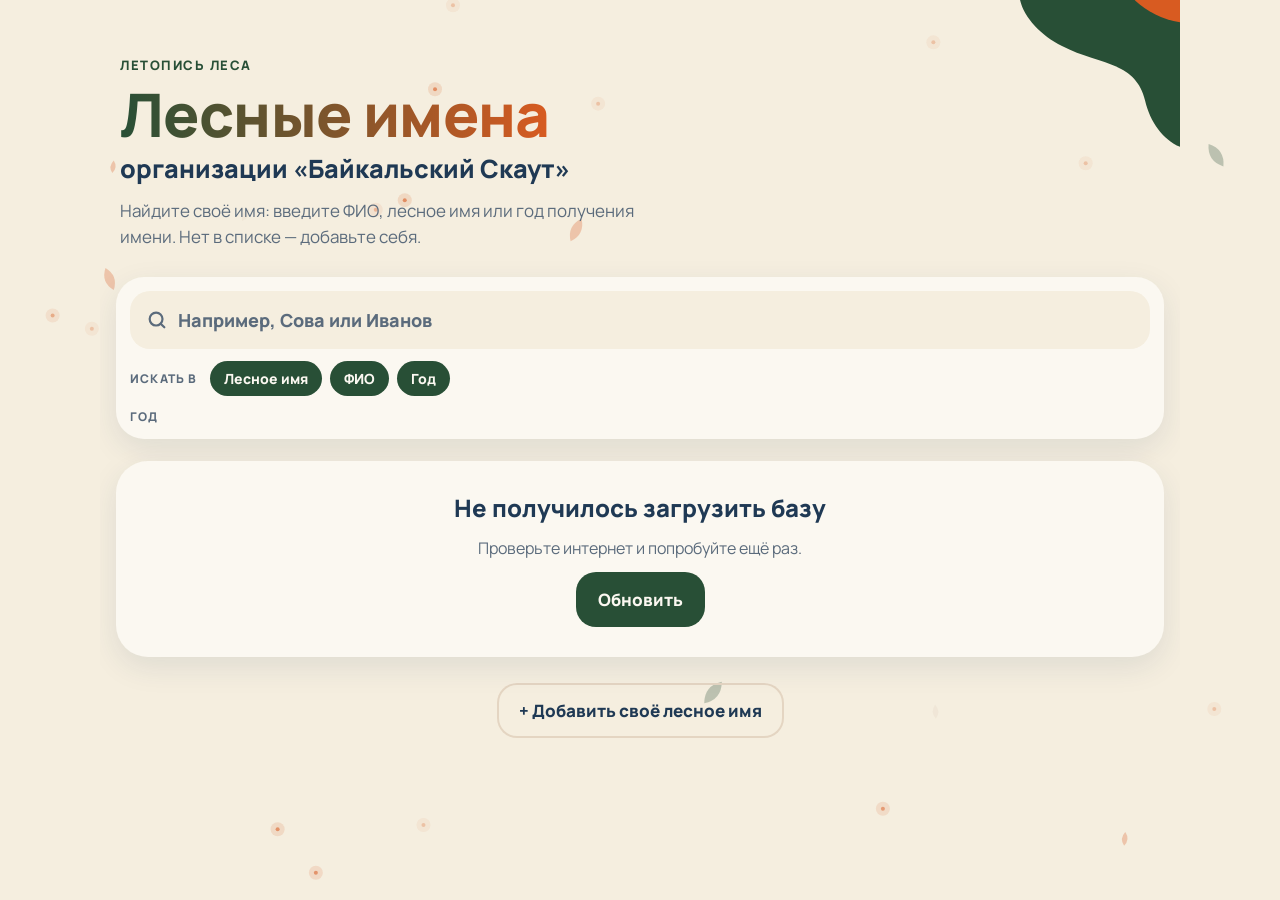
<file: imena/index.html>
<!doctype html>
<html lang="ru">
<head>
<meta charset="utf-8">
<meta name="viewport" content="width=device-width,initial-scale=1,viewport-fit=cover">
<title>Лесные имена — Байкальский Скаут</title>
<meta name="description" content="База лесных имён организации «Байкальский Скаут»">
<meta name="theme-color" content="#F5EEDF">
<link href="../assets/fonts/manrope.css" rel="stylesheet">
<link href="style.css" rel="stylesheet">
<style>
#forest{position:fixed;inset:0;width:100%;height:100%;pointer-events:none;z-index:0}
.page{position:relative;z-index:1;max-width:1080px;margin:0 auto;padding-block:0 calc(80px + env(safe-area-inset-bottom,0px));
  padding-left:max(16px,env(safe-area-inset-left,0px));padding-right:max(16px,env(safe-area-inset-right,0px));overflow:hidden;min-height:100vh;min-height:100dvh}
.blob{position:absolute;pointer-events:none;z-index:-1}
.hero{padding:calc(56px + env(safe-area-inset-top,0px)) 4px 22px;display:flex;flex-direction:column;gap:10px;max-width:640px}
h1{font-size:clamp(38px,7vw,60px);line-height:1;margin:0;font-weight:800;letter-spacing:-.6px;text-wrap:balance}
.org{display:block;font-size:.42em;line-height:1.2;letter-spacing:0;margin-top:10px;color:var(--ink)}
.lead{font-size:17px;line-height:1.5;margin:4px 0 0;color:var(--muted);max-width:52ch}

.search{background:var(--paper);border-radius:28px;padding:14px;box-shadow:0 10px 30px var(--shadow);display:flex;flex-direction:column;gap:12px;margin:6px 0 22px}
.field{display:flex;align-items:center;gap:10px;background:var(--cream);border-radius:20px;padding:4px 6px 4px 16px}
.field svg{width:22px;height:22px;flex:none;color:var(--muted)}
#q{flex:1;min-width:0;border:0;background:transparent;font-size:18px;font-weight:700;padding:13px 0;outline:none}
#q::placeholder{color:var(--muted);font-weight:600}
.clear{border:0;background:transparent;width:40px;height:40px;border-radius:14px;cursor:pointer;font-size:20px;color:var(--muted)}
.row{display:flex;flex-wrap:wrap;gap:8px;align-items:center}
.lbl{font-size:12px;font-weight:800;text-transform:uppercase;letter-spacing:1.2px;color:var(--muted);margin-right:4px}
.count{font-size:14px;color:var(--muted);font-weight:600;margin:0 4px 12px;font-variant-numeric:tabular-nums}

.spot{display:flex;gap:22px;align-items:center;background:var(--paper);border-radius:32px;padding:22px;margin-bottom:22px;
  box-shadow:0 14px 40px var(--shadow);animation:pop .6s cubic-bezier(.2,.9,.25,1.2) both;cursor:pointer;border:0;width:100%;text-align:left}
.spot .av{width:120px;height:120px}
.spot .who{min-width:0;display:flex;flex-direction:column;gap:6px}
.spot .hey{font-size:13px;font-weight:800;color:var(--orange);text-transform:uppercase;letter-spacing:1.4px}
.spot .fn{font-size:clamp(30px,5vw,44px);font-weight:800;line-height:1.05;text-wrap:balance}
.spot .meta{color:var(--muted);font-size:15px}

.grid{display:grid;gap:14px;grid-template-columns:repeat(auto-fill,minmax(250px,1fr))}
.card{position:relative;border:0;cursor:pointer;background:var(--paper);border-radius:26px;padding:14px 16px 14px 14px;
  display:flex;align-items:center;gap:14px;text-align:left;box-shadow:0 8px 24px var(--shadow);
  animation:up .55s cubic-bezier(.2,.8,.2,1) both;transition:transform .25s,box-shadow .25s}
.card:hover{transform:translateY(-4px) rotate(-.6deg);box-shadow:0 16px 34px var(--shadow)}
.card:hover .av svg,.card:hover .av img{animation:bob 1.2s ease-in-out infinite}
.card .av{width:72px;height:72px}
.card .txt{min-width:0;display:flex;flex-direction:column;gap:4px;align-items:flex-start;padding-right:30px}
.card .fn{font-size:18px;font-weight:800;line-height:1.15;text-wrap:balance}
.fio{font-size:14px;font-weight:700;color:var(--ink)}
.yr-b{position:absolute;top:10px;right:12px;font-size:12px;font-weight:800;color:var(--orange);font-variant-numeric:tabular-nums}

.empty{background:var(--paper);border-radius:32px;padding:30px 22px;text-align:center;display:flex;flex-direction:column;align-items:center;gap:12px;box-shadow:0 10px 30px var(--shadow);animation:pop .5s both}
.empty b{font-size:24px;font-weight:800}
.empty p{margin:0;color:var(--muted);line-height:1.5;max-width:42ch}
.add-row{display:flex;justify-content:center;margin-top:26px}

.rev .halo{position:relative;width:200px;margin:0 auto}
.rev .av{width:200px;height:200px;animation:rise .8s cubic-bezier(.2,.9,.25,1.15) both}
.rev .ring{position:absolute;inset:-10px;border-radius:50%;border:3px dashed var(--orange);opacity:.55;animation:spin 18s linear infinite}
.rev .name{font-size:clamp(34px,9vw,46px);font-weight:800;line-height:1.05;margin:22px 0 8px;text-wrap:balance}
.rev .name .w{display:inline-block;white-space:nowrap}
.rev .name i{font-style:normal;display:inline-block;color:var(--g1);animation:letter .6s cubic-bezier(.2,.9,.25,1.4) both,wave 4.5s ease-in-out infinite}
@keyframes wave{0%,100%{color:var(--g1)}33%{color:var(--g2)}66%{color:var(--g3)}}
@keyframes letter{from{opacity:0;transform:translateY(24px) rotate(10deg) scale(.6)}}
.rev .sub{color:var(--muted);font-size:15px;line-height:1.5;margin-top:8px}
.rev .fio{font-size:17px;margin-top:4px}
.rev .tags{justify-content:center;margin-top:10px}
.done{text-align:center;display:flex;flex-direction:column;align-items:center;gap:10px}
.done b{font-size:24px}
.done p{margin:0;color:var(--muted);line-height:1.5}
.hp{position:absolute;left:-9999px;width:1px;height:1px;overflow:hidden}
@media(max-width:520px){.spot{flex-direction:column;text-align:center}.spot .who{align-items:center}}
</style>
</head>
<body>
<canvas id="forest" aria-hidden="true"></canvas>
<div class="page">
  <svg class="blob" aria-hidden="true" viewBox="0 0 200 160" style="right:-40px;top:-30px;width:240px;height:190px"><path d="M40 0h160v150c-30 10-55-10-62-40-8-34-40-30-70-46C40 50 20 20 40 0z" fill="#284F36"/><path d="M110 0h90v40c-25 12-55 0-70-14-8-8-15-16-20-26z" fill="#D85B21"/></svg>

  <header class="hero">
    <div class="kick">Летопись леса</div>
    <h1><span class="live">Лесные имена</span> <span class="org">организации «Байкальский Скаут»</span></h1>
    <p class="lead">Найдите своё имя: введите ФИО, лесное имя или год получения имени. Нет в списке — добавьте себя.</p>
  </header>

  <section class="search" aria-label="Поиск">
    <div class="field">
      <svg viewBox="0 0 24 24" fill="none" stroke="currentColor" stroke-width="2.4" stroke-linecap="round" aria-hidden="true"><circle cx="11" cy="11" r="7"/><path d="M20 20l-4-4"/></svg>
      <input id="q" type="text" placeholder="Например, Сова или Иванов" autocomplete="off" aria-label="Поиск по базе">
      <button class="clear" id="clr" type="button" aria-label="Очистить" hidden>×</button>
    </div>
    <div class="row" id="fields"><span class="lbl">Искать в</span></div>
    <div class="row" id="years"><span class="lbl">Год</span></div>
  </section>

  <div class="count" id="count" aria-live="polite"></div>
  <div id="spot"></div>
  <div class="grid" id="grid"></div>
  <div id="empty"></div>
  <div class="add-row"><button class="btn ghost" type="button" data-add="">+ Добавить своё лесное имя</button></div>
</div>

<div class="veil" id="revVeil" hidden><div class="box rev" id="rev" role="dialog" aria-modal="true" aria-label="Лесное имя"></div></div>
<div class="veil" id="formVeil" hidden><div class="box form" id="formBox" role="dialog" aria-modal="true" aria-label="Добавить имя"></div></div>

<script src="config.js"></script>
<script src="common.js"></script>
<script src="../assets/leaf.js"></script>
<script>
(function () {
var esc = LI.esc, norm = LI.norm, TINT = LI.TINT;
var $ = function (s) { return document.querySelector(s); };
var D = [], st = {q: '', fields: {name: true, fio: true, year: true}, year: 'all'};

function av(p) {
  return '<div class="av ' + (TINT[p.s] || 'c-g') + '">' + (p.photo ? '<img src="' + esc(p.photo) + '" alt="" loading="lazy">' : '<svg aria-hidden="true"><use href="#s-' + p.s + '"/></svg>') + '</div>';
}
function tags(p) {
  return p.otr ? '<div class="tags">' + p.otr.split(',').map(function (t) { return t.trim(); }).filter(Boolean).map(function (t) { return '<span class="tag">' + esc(t) + '</span>'; }).join('') + '</div>' : '';
}
function plural(n) { var a = n % 10, b = n % 100; return a === 1 && b !== 11 ? 'имя' : a >= 2 && a <= 4 && (b < 10 || b >= 20) ? 'имени' : 'имён'; }

// чипы «искать в»
[['name', 'Лесное имя'], ['fio', 'ФИО'], ['year', 'Год']].forEach(function (x) {
  var b = document.createElement('button'); b.className = 'chip'; b.type = 'button'; b.textContent = x[1]; b.setAttribute('aria-pressed', 'true');
  b.onclick = function () {
    var on = Object.keys(st.fields).filter(function (k) { return st.fields[k]; }).length;
    if (st.fields[x[0]] && on === 1) return;
    st.fields[x[0]] = !st.fields[x[0]]; b.setAttribute('aria-pressed', st.fields[x[0]]); render();
  };
  $('#fields').appendChild(b);
});
function buildYears() {
  $('#years').querySelectorAll('.chip').forEach(function (c) { c.remove(); });
  var ys = {}; D.forEach(function (p) { ys[p.year || '—'] = 1; });
  var list = ['all'].concat(Object.keys(ys).sort(function (a, b) { return a === '—' ? 1 : b === '—' ? -1 : a - b; }));
  list.forEach(function (y) {
    var b = document.createElement('button'); b.className = 'chip yr'; b.type = 'button';
    b.textContent = y === 'all' ? 'Все' : y === '—' ? 'Без года' : y; b.setAttribute('aria-pressed', y === st.year);
    b.onclick = function () { st.year = y; $('#years').querySelectorAll('.chip').forEach(function (c) { c.setAttribute('aria-pressed', c === b); }); render(); };
    $('#years').appendChild(b);
  });
}

function match(p) {
  if (st.year !== 'all' && (p.year || '—') !== st.year) return false;
  var q = norm(st.q); if (!q) return true;
  return q.split(/\s+/).every(function (w) {
    return (st.fields.name && norm(p.name).indexOf(w) >= 0) || (st.fields.fio && norm(p.fio).indexOf(w) >= 0) || (st.fields.year && p.year.indexOf(w) >= 0);
  });
}

function render() {
  var res = D.filter(match);
  $('#count').textContent = res.length + ' ' + plural(res.length) + ' из ' + D.length;
  $('#grid').innerHTML = res.map(function (p, k) {
    return '<button class="card" type="button" data-i="' + p.i + '" style="animation-delay:' + Math.min(k * 28, 700) + 'ms">' + av(p) +
      (p.year ? '<span class="yr-b">' + esc(p.year) + '</span>' : '') +
      '<span class="txt"><span class="fn live">' + esc(p.name) + '</span>' + (p.fio ? '<span class="fio">' + esc(p.fio) + '</span>' : '') + tags(p) + '</span></button>';
  }).join('');
  var one = st.q && res.length === 1 ? res[0] : null;
  $('#spot').innerHTML = one ? '<button class="spot" type="button" data-i="' + one.i + '">' + av(one) + '<span class="who"><span class="hey">Нашли!</span><span class="fn live">' + esc(one.name) + '</span>' +
    '<span class="meta">' + esc([one.fio, one.otr, one.year].filter(Boolean).join(' · ')) + '</span><span class="meta">Нажмите, чтобы открыть</span></span></button>' : '';
  $('#empty').innerHTML = res.length ? '' : '<div class="empty"><div class="av c-o" style="width:110px;height:110px"><svg aria-hidden="true"><use href="#s-q"/></svg></div>' +
    '<b>Такого имени пока нет</b><p>Возможно, вы есть в базе под другим написанием. Если нет — отправьте заявку, и после проверки имя появится здесь.</p>' +
    '<button class="btn" type="button" data-add="' + esc(st.q) + '">' + (st.q ? 'Добавить «' + esc(st.q) + '»' : 'Добавить своё имя') + '</button></div>';
  $('#clr').hidden = !st.q;
}

function showState(html) { $('#count').textContent = ''; $('#spot').innerHTML = ''; $('#grid').innerHTML = ''; $('#empty').innerHTML = html; }
function load() {
  if (!LI.configured) { showState('<div class="empty"><b>Сайт ещё не подключён к базе</b><p>Заполните imena/config.js по инструкции SETUP.md.</p></div>'); return; }
  $('#grid').innerHTML = Array(9).join('<div class="skel"></div>'); $('#empty').innerHTML = '';
  LI.fetchNames().then(function (rows) {
    D = rows.map(function (r, i) {
      return {i: i, id: r.id, fio: r.fio || '', otr: r.otryad || '', name: r.forest_name, year: r.year ? String(r.year) : '', s: r.silhouette || 'w', photo: LI.photoUrl(r.photo_path)};
    });
    buildYears(); render();
  }).catch(function (e) {
    console.error(e);
    showState('<div class="empty"><b>Не получилось загрузить базу</b><p>Проверьте интернет и попробуйте ещё раз.</p><button class="btn" type="button" id="retry">Обновить</button></div>');
    $('#retry').onclick = load;
  });
}

document.addEventListener('click', function (e) {
  var c = e.target.closest('[data-i]'); if (c) { reveal(D[+c.getAttribute('data-i')]); return; }
  var a = e.target.closest('[data-add]'); if (a) { openForm(a.getAttribute('data-add') || ''); return; }
  if (e.target.closest('[data-close]') || e.target.classList.contains('veil')) closeAll();
});
document.addEventListener('keydown', function (e) { if (e.key === 'Escape') closeAll(); });
function closeAll() { $('#revVeil').hidden = true; $('#formVeil').hidden = true; }
$('#q').addEventListener('input', function (e) { st.q = e.target.value; render(); });
$('#clr').onclick = function () { st.q = ''; $('#q').value = ''; render(); $('#q').focus(); };

function reveal(p) {
  var k = 0, letters = p.name.split(/\s+/).map(function (word) {
    return '<span class="w">' + Array.from(word).map(function (ch) { var d = k++; return '<i style="animation-delay:' + (250 + d * 55) + 'ms,' + (d * 140) + 'ms">' + esc(ch) + '</i>'; }).join('') + '</span>';
  }).join(' ');
  $('#rev').innerHTML = '<button class="x" type="button" data-close aria-label="Закрыть">×</button>' +
    '<div class="halo"><div class="ring"></div>' + av(p) + '</div><div class="name">' + letters + '</div>' +
    (p.fio ? '<div class="fio">' + esc(p.fio) + '</div>' : '') + tags(p) +
    '<div class="sub">' + (p.year ? 'Имя получено в ' + esc(p.year) + ' году' : 'Год не указан') + '</div>';
  $('#revVeil').hidden = false; $('#rev .x').focus();
  // листик для книги «История АБС» — в любой открытой карточке
  if (window.ABSLeaf) ABSLeaf.put($('#rev'), 'ЛИЛИЯ', {left: '44px', top: '-26px'});
}

function openForm(pre) {
  var fioLike = /\s/.test(pre.trim()) || /^[А-ЯЁ][а-яё]+(ов|ев|ин|ова|ева|ина|ий|ая|ко|ук|юк)$/.test(pre.trim());
  $('#formBox').innerHTML = '<button class="x" type="button" data-close aria-label="Закрыть">×</button>' +
  '<h2>Добавить лесное имя</h2><p class="note">Заявка уходит организаторам. Имя появится в базе после проверки.</p>' +
  '<form id="fm" novalidate style="display:flex;flex-direction:column;gap:14px">' +
    '<div class="f"><label for="ff">ФИО</label><input id="ff" type="text" maxlength="120" autocomplete="name" value="' + (fioLike ? esc(pre) : '') + '" placeholder="Фамилия Имя"></div>' +
    '<div class="two"><div class="f"><label for="fo">Отряд</label><input id="fo" type="text" maxlength="120" placeholder="Например, Хаски"></div>' +
    '<div class="f"><label for="fy">Год получения</label><input id="fy" type="number" inputmode="numeric" min="1900" max="2100" placeholder="' + new Date().getFullYear() + '"></div></div>' +
    '<div class="f"><label for="fn">Ваше лесное имя</label><input id="fn" type="text" maxlength="60" value="' + (fioLike ? '' : esc(pre)) + '" placeholder="Например, Рысь"><span class="warn" id="dup" hidden></span></div>' +
    '<div class="hp" aria-hidden="true"><label for="fw">Сайт</label><input id="fw" type="text" tabindex="-1" autocomplete="off"></div>' +
    '<label class="check"><input id="fp" type="checkbox"> Хочу добавить фото</label>' +
    '<div id="photoBox" hidden style="display:flex;flex-direction:column;gap:12px">' +
      '<label class="drop" for="file"><span class="av c-g" id="prev"><svg aria-hidden="true"><use href="#s-w"/></svg></span><span><b>Выбрать фото</b><span>JPG, PNG или WebP, до 15 МБ</span></span></label>' +
      '<input id="file" type="file" accept="image/jpeg,image/png,image/webp" hidden>' +
      '<label class="check"><input id="fc" type="checkbox"> Согласен(на) на публикацию фото на сайте. Если участнику нет 18 лет, согласие даёт родитель.</label>' +
    '</div><span class="warn" id="err" hidden role="alert"></span>' +
    '<button class="btn" type="submit" id="send">Отправить заявку</button></form>';
  $('#formVeil').hidden = false;
  var blob = null;
  function err(t) { $('#err').hidden = !t; $('#err').textContent = t || ''; }
  function chkDup() {
    var v = norm($('#fn').value), hit = null;
    D.forEach(function (p) { if (v && norm(p.name) === v) hit = p; });
    $('#dup').hidden = !hit; if (hit) $('#dup').textContent = 'Имя «' + hit.name + '» уже есть в базе. Заявку всё равно можно отправить — организаторы решат.';
  }
  $('#fn').oninput = chkDup; chkDup();
  $('#fp').onchange = function (e) { $('#photoBox').hidden = !e.target.checked; };
  $('#file').onchange = function (e) {
    var f = e.target.files[0]; blob = null; if (!f) return; err('');
    if (f.size > 15e6) { err('Фото больше 15 МБ — выберите поменьше.'); return; }
    LI.prepPhoto(f).then(function (b) { blob = b; $('#prev').innerHTML = '<img src="' + URL.createObjectURL(b) + '" alt="">'; }).catch(function (x) { err(x.message); });
  };
  $('#fm').onsubmit = function (e) {
    e.preventDefault(); err('');
    var fio = $('#ff').value.trim(), name = $('#fn').value.trim(), yr = $('#fy').value.trim(), withPhoto = $('#fp').checked;
    if (fio.length < 2) return err('Укажите ФИО.');
    if (!name) return err('Укажите лесное имя.');
    if (yr && !(+yr >= 1900 && +yr <= 2100)) return err('Год — четыре цифры, например ' + new Date().getFullYear() + '.');
    if (withPhoto && !blob) return err('Выберите фото или снимите галочку «Хочу добавить фото».');
    if (withPhoto && !$('#fc').checked) return err('Отметьте согласие на публикацию фото.');
    var done = function () {
      $('#formBox').innerHTML = '<button class="x" type="button" data-close aria-label="Закрыть">×</button><div class="done">' +
        '<div class="av c-g" style="width:110px;height:110px;animation:rise .7s both"><svg aria-hidden="true"><use href="#s-l"/></svg></div>' +
        '<b class="live">Заявка отправлена</b><p>«' + esc(name) + '» появится в базе, когда организаторы её проверят.</p>' +
        '<button class="btn" type="button" data-close>Готово</button></div>';
    };
    if ($('#fw').value) return done(); // ловушка для ботов
    $('#send').disabled = true; $('#send').textContent = 'Отправляем…';
    (withPhoto ? LI.uploadRequestPhoto(blob) : Promise.resolve(null)).then(function (path) {
      return LI.sendRequest({fio: fio, otryad: $('#fo').value.trim(), forest_name: name, year: yr ? +yr : null, photo_path: path, photo_consent: withPhoto});
    }).then(done).catch(function (x) {
      console.error(x);
      $('#send').disabled = false; $('#send').textContent = 'Отправить заявку';
      err('Не получилось отправить. Проверьте интернет и попробуйте ещё раз.');
    });
  };
  setTimeout(function () { ($('#ff').value ? $('#fn') : $('#ff')).focus(); }, 60);
}

load();

// фон: падающие листья и светлячки
(function () {
  if (matchMedia('(prefers-reduced-motion: reduce)').matches) return;
  var cv = $('#forest'), cx = cv.getContext('2d'), W, H;
  function size() { var d = Math.min(devicePixelRatio || 1, 2); W = innerWidth; H = innerHeight; cv.width = W * d; cv.height = H * d; cx.setTransform(d, 0, 0, d, 0, 0); }
  size(); addEventListener('resize', size);
  var css = function (n) { return getComputedStyle(document.documentElement).getPropertyValue(n).trim(); }, cols = [], tick = 0;
  var leaves = Array.from({length: 16}, function () { return {x: Math.random() * W, y: Math.random() * H, r: 6 + Math.random() * 9, a: Math.random() * 6.3, vy: .25 + Math.random() * .5, sw: Math.random() * 6.3, k: Math.floor(Math.random() * 3)}; });
  var flies = Array.from({length: 22}, function () { return {x: Math.random() * W, y: Math.random() * H, t: Math.random() * 6.3, s: .3 + Math.random() * .6}; });
  function frame() {
    if (!(tick++ % 120)) cols = [css('--green'), css('--orange'), css('--sand')];
    cx.clearRect(0, 0, W, H);
    leaves.forEach(function (l) {
      l.y += l.vy; l.sw += .012; l.x += Math.sin(l.sw) * .6; l.a += .01; if (l.y > H + 20) { l.y = -20; l.x = Math.random() * W; }
      cx.save(); cx.translate(l.x, l.y); cx.rotate(l.a); cx.globalAlpha = .28; cx.fillStyle = cols[l.k];
      cx.beginPath(); cx.moveTo(0, -l.r); cx.quadraticCurveTo(l.r * .8, 0, 0, l.r); cx.quadraticCurveTo(-l.r * .8, 0, 0, -l.r); cx.fill(); cx.restore();
    });
    flies.forEach(function (f) {
      f.t += .02 * f.s; f.x += Math.cos(f.t * 1.3) * .3; f.y += Math.sin(f.t) * .3;
      var g = .25 + .35 * Math.max(0, Math.sin(f.t * 2));
      cx.globalAlpha = g; cx.fillStyle = cols[1]; cx.beginPath(); cx.arc(f.x, f.y, 2, 0, 6.3); cx.fill();
      cx.globalAlpha = g * .25; cx.beginPath(); cx.arc(f.x, f.y, 7, 0, 6.3); cx.fill();
    });
    cx.globalAlpha = 1; requestAnimationFrame(frame);
  }
  frame();
})();
})();
</script>
</body>
</html>
</file>
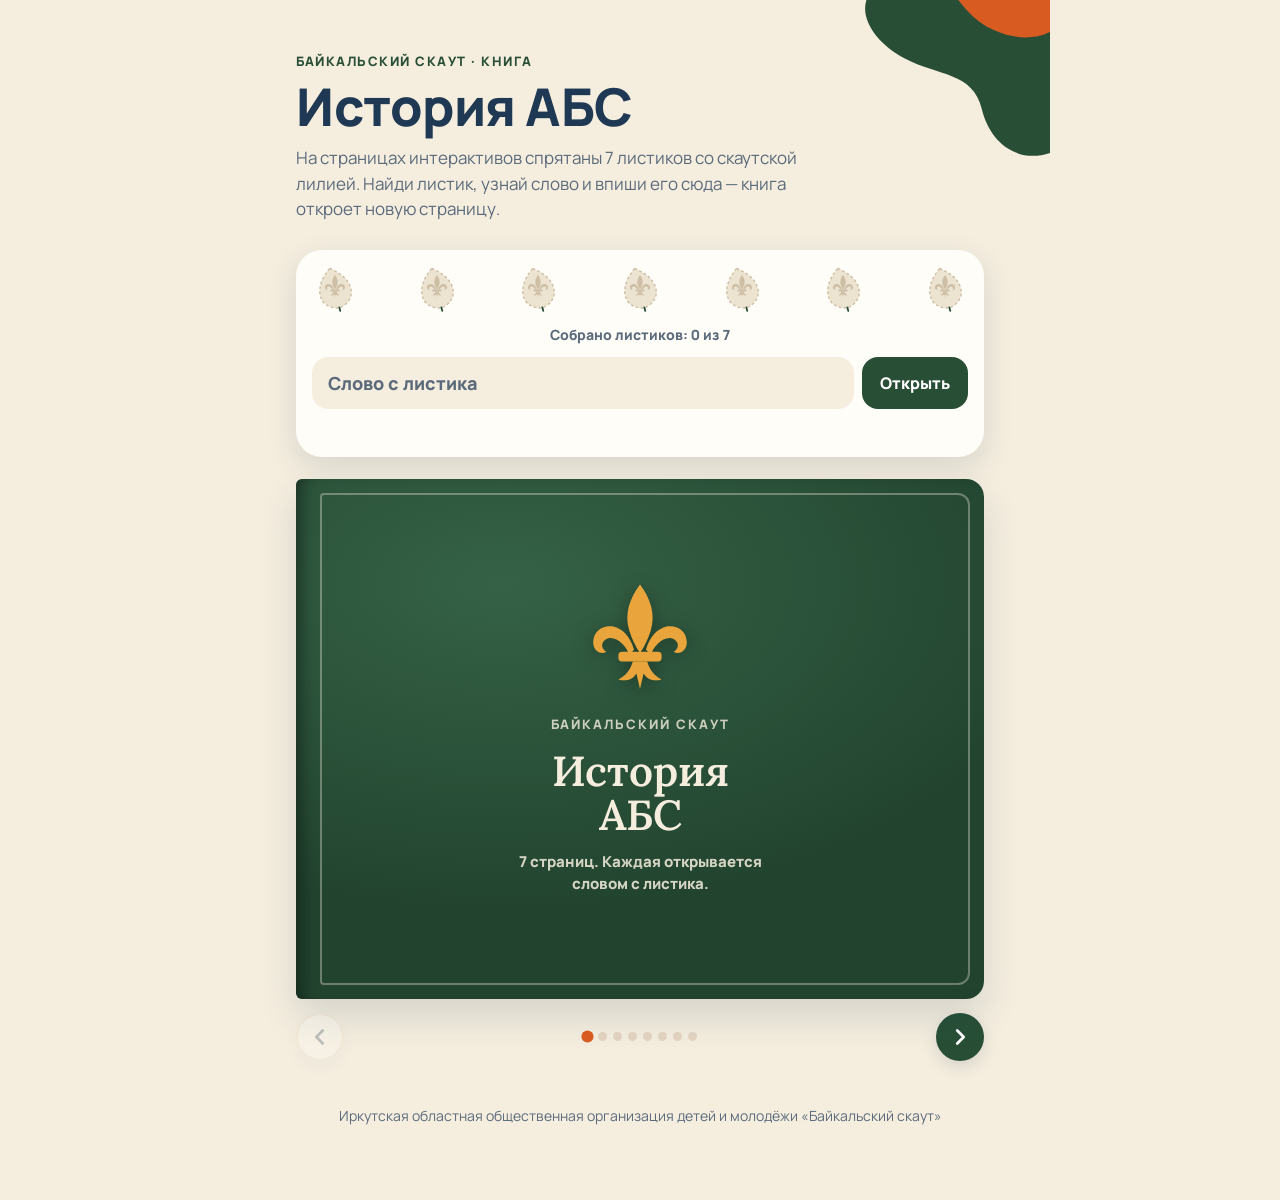
<file: kniga/index.html>
<!doctype html>
<html lang="ru">
<head>
<meta charset="utf-8">
<meta name="viewport" content="width=device-width,initial-scale=1,viewport-fit=cover">
<title>История АБС</title>
<meta name="description" content="Книга об истории «Байкальского скаута»: страницы открываются словами с листиков, спрятанных в интерактивах">
<meta name="theme-color" content="#284F36">
<link href="../assets/fonts/manrope.css" rel="stylesheet">
<link rel="preconnect" href="https://fonts.googleapis.com"><link rel="preconnect" href="https://fonts.gstatic.com" crossorigin>
<link href="https://fonts.googleapis.com/css2?family=Lora:ital,wght@0,500;0,600;1,500&display=swap" rel="stylesheet">
<style>
/* Книга «История АБС»: дети собирают слова с листиков на страницах интерактивов; любое верное слово открывает следующую страницу.
   Бежевый фон сайта, книга — зелёный переплёт и страницы цвета слоновой кости; иллюстрации в стиле сайта. */
:root{
  --green:#284F36;--green2:#3E6B4C;--orange:#D85B21;--navy:#1F3954;--sand:#E4D5C2;--cream:#F5EEDF;--paper:#FFFDF8;--page:#FBF6EA;--muted:#5B6B7C;--ink:#1F3954;
  --line:rgba(31,57,84,.12);--shadow:rgba(31,57,84,.14);--red:#C8412B;
  --font:"Manrope",Gilroy,system-ui,-apple-system,"Segoe UI",sans-serif;--serif:"Lora",Georgia,"Times New Roman",serif;
  color-scheme:light;
}
*{box-sizing:border-box;-webkit-tap-highlight-color:transparent}
html{overflow-x:clip}
body{background:var(--cream);color:var(--ink);font-family:var(--font);font-size:16px;line-height:1.5;overflow-x:clip}
button,input{font-family:inherit;color:inherit}
:focus-visible{outline:3px solid var(--orange);outline-offset:3px}
.wrap{position:relative;max-width:720px;margin:0 auto;padding-left:max(16px,env(safe-area-inset-left,0px));padding-right:max(16px,env(safe-area-inset-right,0px))}
.blob{position:absolute;pointer-events:none;z-index:0}
.hero{position:relative;z-index:1;padding-block:44px 8px}
.kick{font-size:13px;font-weight:800;color:var(--green);text-transform:uppercase;letter-spacing:1.5px}
.kick a{text-decoration:none;color:inherit}
h1{font-size:clamp(34px,7vw,52px);line-height:1.03;margin:8px 0 0;font-weight:800;letter-spacing:-.5px}
.lead{font-size:17px;color:var(--muted);margin:12px 0 0;max-width:52ch}

/* сбор слов */
.collect{position:relative;z-index:1;background:var(--paper);border-radius:26px;padding:16px;box-shadow:0 10px 30px var(--shadow);margin-top:20px;display:flex;flex-direction:column;gap:12px}
.leaves{display:flex;gap:6px;justify-content:space-between}
.lf{flex:1;max-width:46px;aspect-ratio:1;position:relative}
.lf svg{width:100%;height:100%;display:block}
.lf .lfb{fill:#EDE3D1;stroke:#CDBFA6;stroke-width:3;stroke-dasharray:6 5;transition:fill .5s,stroke .5s}
.lf .lfl{fill:#CDBFA6;transition:fill .5s}
.lf.on .lfb{fill:var(--green);stroke:var(--green);stroke-dasharray:none}
.lf.on .lfl{fill:#F5EEDF}
.lf.pop{animation:pop .6s cubic-bezier(.2,.9,.3,1.5)}
@keyframes pop{40%{transform:scale(1.3) rotate(-10deg)}}
.cnt{font-size:14px;font-weight:800;color:var(--muted);text-align:center;font-variant-numeric:tabular-nums}
.form{display:flex;gap:8px}
.form input{flex:1;min-width:0;border:0;border-radius:16px;background:var(--cream);padding:14px 16px;font-size:18px;font-weight:800;letter-spacing:1px;text-transform:uppercase;outline:none;box-shadow:inset 0 0 0 2px transparent;transition:box-shadow .2s}
.form input:focus{box-shadow:inset 0 0 0 2px var(--green)}
.form input::placeholder{text-transform:none;letter-spacing:0;font-weight:600;color:var(--muted)}
.form button{border:0;border-radius:16px;padding:0 18px;background:var(--green);color:#fff;font-weight:800;font-size:16px;cursor:pointer;white-space:nowrap}
.form.shake{animation:shake .45s}
@keyframes shake{20%{transform:translateX(-8px)}40%{transform:translateX(7px)}60%{transform:translateX(-5px)}80%{transform:translateX(3px)}}
.msg{min-height:20px;font-size:14px;font-weight:700;text-align:center}
.msg.bad{color:var(--red)}.msg.ok{color:var(--green)}

/* книга */
.bookbox{position:relative;z-index:1;margin-top:22px}
.stage{position:relative;perspective:2200px}
.book{position:relative;background:var(--page);border-radius:6px 18px 18px 6px;min-height:520px;
  box-shadow:inset 18px 0 22px -14px rgba(60,40,10,.28),inset -2px 0 0 #E8DDC6,0 2px 0 #E6DAC2,0 4px 0 #EFE6D3,0 6px 0 #E2D5BB,0 18px 36px var(--shadow)}
.book::before{content:"";position:absolute;left:0;top:0;bottom:0;width:10px;border-radius:6px 0 0 6px;background:linear-gradient(90deg,#284F36,#3E6B4C)}
.pg{padding:26px 22px 22px 34px;display:flex;flex-direction:column;gap:14px}
.pg .ch{font-size:12px;font-weight:800;color:var(--orange);text-transform:uppercase;letter-spacing:1.6px}
.pg h2{font-family:var(--serif);font-weight:600;font-size:30px;line-height:1.1;margin:-6px 0 0}
.pg .sub{font-family:var(--serif);font-style:italic;color:var(--muted);margin-top:-8px}
.art{border-radius:14px;overflow:hidden;background:#EADFCB;box-shadow:inset 0 0 0 1px rgba(31,57,84,.08)}
.art svg{display:block;width:100%;height:auto}
.txt{font-family:var(--serif);font-size:17px;line-height:1.65;color:#2A3442;display:flex;flex-direction:column;gap:12px}
.txt p{margin:0;text-indent:1.2em}
.txt p:first-child{text-indent:0}
.txt p:first-child::first-letter{float:left;font-size:3.1em;line-height:.9;padding:4px 8px 0 0;color:var(--green);font-weight:600}
.folio{text-align:center;font-family:var(--serif);color:var(--muted);font-size:14px;margin-top:6px}
.soon{display:flex;flex-direction:column;align-items:center;text-align:center;gap:10px;padding:20px 0;color:var(--muted);font-family:var(--serif);font-style:italic}

/* обложка */
.cover{position:relative;min-height:520px;border-radius:6px 18px 18px 6px;background:radial-gradient(120% 90% at 30% 20%,#356246,#22442F 70%);color:#F5EEDF;display:flex;flex-direction:column;align-items:center;justify-content:center;text-align:center;gap:14px;padding:30px;overflow:hidden;
  box-shadow:inset 14px 0 18px -10px rgba(0,0,0,.45),0 18px 36px var(--shadow)}
.cover::after{content:"";position:absolute;inset:14px 14px 14px 24px;border:2px solid rgba(245,238,223,.35);border-radius:4px 12px 12px 4px;pointer-events:none}
.cover .lily{width:120px;height:120px;color:#E9A53B;filter:drop-shadow(0 4px 10px rgba(0,0,0,.3));animation:glow 3s ease-in-out infinite}
@keyframes glow{50%{transform:translateY(-4px);filter:drop-shadow(0 0 18px rgba(233,165,59,.6))}}
.cover .t{font-family:var(--serif);font-size:42px;font-weight:600;line-height:1.05}
.cover .s{font-size:13px;font-weight:800;letter-spacing:2px;text-transform:uppercase;opacity:.8}
.cover .h{font-size:15px;font-weight:600;opacity:.85;max-width:30ch}

/* закрытая страница */
.locked{min-height:520px;display:flex;flex-direction:column;align-items:center;justify-content:center;text-align:center;gap:12px;padding:30px 30px 30px 40px;color:var(--muted)}
.locked .lily{width:90px;height:90px;color:#D8CCB5}
.locked b{font-family:var(--serif);font-size:24px;color:var(--ink);font-weight:600}
.locked .lock{font-size:13px;font-weight:800;text-transform:uppercase;letter-spacing:1.4px;color:var(--orange)}

/* перелистывание */
.flip{position:absolute;inset:0;transform-origin:left center;transform-style:preserve-3d;z-index:5;pointer-events:none}
.flip .face{position:absolute;inset:0;backface-visibility:hidden;-webkit-backface-visibility:hidden;overflow:hidden;border-radius:6px 18px 18px 6px;background:var(--page)}
.flip .face.back{transform:rotateY(180deg);background:linear-gradient(90deg,#F4EDDD,#FBF6EA);box-shadow:inset -18px 0 24px -14px rgba(60,40,10,.25)}
.flip .shade{position:absolute;inset:0;background:linear-gradient(90deg,rgba(0,0,0,0),rgba(0,0,0,.18));opacity:0;pointer-events:none}
.flip.fwd{animation:fwd .9s cubic-bezier(.45,.05,.3,1) forwards}
.flip.bwd{animation:bwd .9s cubic-bezier(.45,.05,.3,1) forwards}
.flip.fwd .shade{animation:sh .9s forwards}.flip.bwd .shade{animation:sh .9s reverse forwards}
@keyframes fwd{from{transform:rotateY(0)}to{transform:rotateY(-178deg)}}
@keyframes bwd{from{transform:rotateY(-178deg)}to{transform:rotateY(0)}}
@keyframes sh{50%{opacity:1}100%{opacity:0}}
.nav{display:flex;align-items:center;justify-content:space-between;gap:10px;margin-top:14px}
.nb{width:48px;height:48px;border-radius:50%;border:0;background:var(--paper);box-shadow:0 6px 16px var(--shadow),inset 0 0 0 2px var(--sand);display:flex;align-items:center;justify-content:center;cursor:pointer;color:var(--ink);transition:opacity .3s,transform .15s}
.nb.next{background:var(--green);color:#fff;box-shadow:0 6px 16px var(--shadow)}
.nb svg{width:22px;height:22px}
.nb:active{transform:scale(.92)}
.nb:disabled{opacity:.25;cursor:default}
.dots{display:flex;gap:6px;flex-wrap:wrap;justify-content:center}
.dots i{width:9px;height:9px;border-radius:50%;background:var(--sand);transition:background .3s,transform .3s}
.dots i.open{background:var(--green2)}
.dots i.now{background:var(--orange);transform:scale(1.35)}

/* анимации иллюстраций: работают только на открытой странице (.live) */
.art svg .blink,.art svg .talkA,.art svg .talkB,.art svg .nod,.art svg .nod2,.art svg .tilt,.art svg .listen,.art svg .look,.art svg .look2,.art svg .breath,.art svg .hop,.art svg .reach,.art svg .explain,.art svg .strum,.art svg .wave,.art svg .ear,.art svg .legA,.art svg .legB,.art svg .drift,.art svg .twinkle,.art svg .flame,.art svg .spark,.art svg .glow,.art svg .lfall,.art svg .peck,.art svg .sway,.art svg .cycA,.art svg .cycB,.art svg .cone,.art svg .hand1,.art svg .hand2,.art svg .liftbook,.art svg .bubA,.art svg .bubB,.art svg .flag,.art svg .note,.art svg .flut,.art svg .ring,.art svg .ringtx,.art svg .wv,.art svg .travel,.art svg .steam,.art svg .spk,.art svg .door,.art svg .glowdoor,.art svg .idea,.art svg .pen,.art svg .march,.art svg .swing,.art svg .smoke,.art svg .spirit,.art svg .rise,.art svg .blink2,.art svg .dash,.art svg .needle,.art svg .tailw,.art svg .fhead{transform-box:fill-box}
.tailw{transform-origin:100% 80%}.fhead{transform-origin:0 100%}
.live .tailw{animation:tailw 1.6s ease-in-out infinite alternate}
@keyframes tailw{from{transform:rotate(-8deg)}to{transform:rotate(10deg)}}
.live .fhead{animation:fhead 2.4s ease-in-out infinite}
@keyframes fhead{0%,100%{transform:rotate(0)}50%{transform:rotate(-6deg) translateY(-1px)}}
.blink{transform-origin:center}.talkA,.talkB{transform-origin:center}
.nod,.nod2,.tilt,.listen,.look,.look2{transform-origin:50% 100%}
.reach,.explain,.strum,.wave,.ear,.legA,.legB{transform-origin:50% 0}
.flame{transform-origin:50% 100%}.glow{transform-origin:center}
.peck{transform-origin:48% 92%}.sway{transform-origin:50% 100%}
.hand1,.hand2{transform-origin:50% 100%}
.flag{transform-origin:0 50%}.flut{transform-origin:50% 0}.ring{transform-origin:50% 100%}
.wv{transform-origin:0 50%;opacity:0}.spk{transform-origin:center}.door{transform-origin:0 50%}
.pen{transform-origin:50% 0;opacity:0}.march{opacity:0}
.cycB,.bubA,.bubB,.idea,.spirit,.ringtx{opacity:0}
.spirit{transform-origin:center}.idea{transform-origin:center}

.live .blink{animation:eye 4.2s infinite}
@keyframes eye{0%,92%,100%{transform:scaleY(1)}95%{transform:scaleY(.1)}}
.live .breath,.live .hop{animation:breath 3s ease-in-out infinite}
@keyframes breath{50%{transform:translateY(-1.5px)}}
.live .nod{animation:nod 3.4s ease-in-out infinite}.live .nod2{animation:nod 3s ease-in-out infinite reverse}
@keyframes nod{0%,100%{transform:rotate(-3deg)}50%{transform:rotate(4deg)}}
.live .tilt{animation:tilt 8s ease-in-out infinite}
@keyframes tilt{0%,40%{transform:rotate(-6deg)}50%,90%{transform:rotate(5deg)}}
.live .listen{animation:listen 4s ease-in-out infinite}
@keyframes listen{0%,100%{transform:rotate(0)}30%,70%{transform:rotate(9deg)}}
.live .look{animation:look 6s ease-in-out infinite}.live .look2{animation:look 6s ease-in-out infinite reverse}
@keyframes look{0%,100%{transform:rotate(-8deg) translateY(1px)}50%{transform:rotate(6deg)}}
.live .talkA{animation:talk 6s infinite}.live .talkB{animation:talk 6s infinite;animation-delay:-3s}
@keyframes talk{0%,4%,12%,20%,28%,36%,44%{transform:scaleY(1)}8%,16%,24%,32%,40%,46%,100%{transform:scaleY(.25)}}
.live .bubA{animation:bub 6s infinite}.live .bubB{animation:bub 6s infinite;animation-delay:-3s}
@keyframes bub{0%{opacity:0;transform:translateY(6px) scale(.8)}6%,40%{opacity:1;transform:none}48%,100%{opacity:0;transform:translateY(-4px)}}
.live .reach{animation:reach 6s ease-in-out infinite}
@keyframes reach{0%,100%{transform:rotate(0)}40%,60%{transform:rotate(-14deg)}}
.live .explain{animation:explain 1.4s ease-in-out infinite}
@keyframes explain{50%{transform:rotate(-22deg)}}
.live .strum{animation:strum .45s ease-in-out infinite alternate}
@keyframes strum{to{transform:rotate(14deg)}}
.live .wave{animation:wave .9s ease-in-out infinite alternate}
@keyframes wave{from{transform:rotate(-16deg)}to{transform:rotate(18deg)}}
.live .ear{animation:ear 4s ease-in-out infinite}
@keyframes ear{0%,100%{transform:rotate(0)}30%,70%{transform:rotate(6deg)}}
.live .legA{animation:leg .5s ease-in-out infinite alternate}.live .legB{animation:leg .5s ease-in-out infinite alternate-reverse}
@keyframes leg{from{transform:rotate(-16deg)}to{transform:rotate(16deg)}}
.live .drift{animation:drift 14s ease-in-out infinite alternate;animation-delay:calc(var(--d,0) * 1s)}
@keyframes drift{to{transform:translateX(40px)}}
.live .twinkle{animation:tw 2.6s ease-in-out infinite;animation-delay:calc(var(--d,0) * 1s)}
@keyframes tw{50%{opacity:.2}}
.live .flame{animation:flick .35s ease-in-out infinite alternate}.live .f2{animation-duration:.28s}.live .f3{animation-duration:.22s}
@keyframes flick{from{transform:scale(1,.86) skewX(-4deg)}to{transform:scale(.94,1.08) skewX(4deg)}}
.live .glow{animation:glw 1.6s ease-in-out infinite alternate}
@keyframes glw{to{transform:scale(1.12);opacity:.4}}
.live .spark{animation:spark 2.7s ease-out infinite;animation-delay:calc(var(--d,0) * 1s)}
@keyframes spark{0%{transform:translate(0,0);opacity:1}100%{transform:translate(8px,-70px);opacity:0}}
.live .lfall{animation:lfall 6s linear infinite;animation-delay:calc(var(--d,0) * 1s)}
@keyframes lfall{0%{transform:translate(0,0) rotate(0);opacity:0}10%{opacity:1}100%{transform:translate(-40px,150px) rotate(320deg);opacity:.6}}
.live .peck{animation:peck 2.2s ease-in-out infinite;animation-delay:calc(var(--d,0) * 1s)}
@keyframes peck{0%,55%,100%{transform:none}66%,80%{transform:rotate(26deg)}72%{transform:rotate(30deg)}}
.live .sway{animation:sway 5s ease-in-out infinite}
@keyframes sway{50%{transform:rotate(2deg)}}
.live .cycA{animation:cycA 8s infinite}.live .cycB{animation:cycB 8s infinite}
@keyframes cycA{0%,40%{opacity:1}48%,92%{opacity:0}100%{opacity:1}}
@keyframes cycB{0%,44%{opacity:0;transform:scale(.8)}52%,90%{opacity:1;transform:none}96%,100%{opacity:0}}
.cross{stroke-dasharray:70;stroke-dashoffset:70}
.live .cross{animation:cross 8s infinite}
@keyframes cross{0%,20%{stroke-dashoffset:70}32%,100%{stroke-dashoffset:0}}
.live .cone{animation:cone 2.6s ease-in-out infinite}
@keyframes cone{50%{opacity:.2}}
.live .hand1{animation:spin 2s linear infinite}.live .hand2{animation:spin 24s linear infinite}
@keyframes spin{to{transform:rotate(360deg)}}
.live .liftbook{animation:lift 6s ease-in-out infinite}
@keyframes lift{0%,100%{transform:none}40%,60%{transform:translate(-26px,-6px) rotate(-8deg)}}
.dash{stroke-dashoffset:0}
.live .dash{animation:dash 1.2s linear infinite}
@keyframes dash{to{stroke-dashoffset:-16}}
.live .flag{animation:flag 1.2s ease-in-out infinite alternate}
@keyframes flag{from{transform:skewY(-5deg) scaleX(.95)}to{transform:skewY(5deg)}}
.live .note{animation:note 3.3s ease-out infinite;animation-delay:calc(var(--d,0) * 1s)}
@keyframes note{0%{transform:translate(0,0);opacity:0}15%{opacity:1}100%{transform:translate(30px,-80px) rotate(20deg);opacity:0}}
.live .flut{animation:flut 2s ease-in-out infinite alternate;animation-delay:calc(var(--d,0) * 1s)}
@keyframes flut{to{transform:rotate(8deg) translateY(-3px)}}
.live .ring{animation:ring 3s infinite}
@keyframes ring{0%,40%,100%{transform:none}44%,52%,60%,68%{transform:rotate(-12deg) translateY(-3px)}48%,56%,64%,72%{transform:rotate(12deg) translateY(-3px)}76%{transform:none}}
.live .ringtx{animation:ringtx 3s infinite}
@keyframes ringtx{0%,40%{opacity:0;transform:translateY(4px)}46%,72%{opacity:1;transform:none}80%,100%{opacity:0}}
.live .wv{animation:wv 1.6s ease-out infinite}
@keyframes wv{0%{opacity:0;transform:scale(.6)}30%{opacity:1}100%{opacity:0;transform:scale(1.3)}}
.live .travel{animation:travel 3.2s linear infinite;animation-delay:calc(var(--d,0) * 1s)}
@keyframes travel{0%{transform:translateX(0);opacity:0}10%{opacity:1}85%{opacity:1}100%{transform:translateX(130px);opacity:0}}
.live .steam{animation:steam 2.1s ease-out infinite;animation-delay:calc(var(--d,0) * 1s)}
@keyframes steam{0%{transform:translateY(0);opacity:0}30%{opacity:.9}100%{transform:translateY(-16px);opacity:0}}
.live .spk{animation:spk .3s ease-in-out infinite alternate}
@keyframes spk{to{transform:scale(1.25)}}
.live .door{animation:door 6s ease-in-out infinite}
@keyframes door{0%,20%{transform:none}40%,85%{transform:scaleX(.25)}100%{transform:none}}
.live .glowdoor{animation:gd 6s ease-in-out infinite}
@keyframes gd{0%,20%{opacity:.6}40%,85%{opacity:1}}
.live .idea{animation:idea 6s ease-in-out infinite}
@keyframes idea{0%,30%{opacity:0;transform:scale(.4) translateY(10px)}40%,85%{opacity:1;transform:none}95%,100%{opacity:0}}
.live .pen{animation:penIn .6s cubic-bezier(.2,.9,.3,1.5) forwards,penSway 3s ease-in-out infinite;animation-delay:calc(var(--d) * 1s),calc(var(--d) * 1s + .6s)}
@keyframes penIn{to{opacity:1;transform:none}}
@keyframes penSway{0%,100%{opacity:1;transform:rotate(0)}50%{opacity:1;transform:rotate(4deg)}}
.pen{transform:scale(.3) rotate(-20deg)}
.live .march{animation:march .8s ease-out forwards;animation-delay:calc(var(--d) * 1s)}
@keyframes march{from{opacity:0;transform:translateY(20px)}to{opacity:1;transform:none}}
.live .hop{animation:hop 1.8s ease-in-out infinite;animation-delay:calc(var(--d,0) * 1s + .8s)}
@keyframes hop{0%,70%,100%{transform:none}80%{transform:translateY(-6px)}}
.live .swing{animation:swing 3.2s ease-in-out infinite}
@keyframes swing{0%,100%{transform:rotate(-5deg)}50%{transform:rotate(5deg)}}
.live .smoke{animation:smoke 4.8s ease-out infinite;animation-delay:calc(var(--d,0) * 1s)}
@keyframes smoke{0%{transform:translate(0,0) scale(.5);opacity:0}20%{opacity:1}100%{transform:translate(14px,-130px) scale(3);opacity:0}}
.live .spirit{animation:spirit 6s ease-in-out infinite;animation-delay:calc(var(--d,0) * 1s)}
@keyframes spirit{0%{opacity:0;transform:translateY(16px) scale(.7)}12%,30%{opacity:.95;transform:none}42%,100%{opacity:0;transform:translateY(-14px) scale(1.05)}}
.live .rise{animation:rise 3.4s ease-in-out infinite}
@keyframes rise{0%,100%{transform:translateY(3px)}50%{transform:translateY(-6px)}}
.live .blink2{animation:b2 1.4s steps(2) infinite}
@keyframes b2{50%{opacity:.25}}

.needle{transform-origin:center}.live .needle{animation:needle 4s ease-in-out infinite}
@keyframes needle{50%{transform:translateX(6px)}}

.conf{position:fixed;top:-10px;width:9px;height:14px;z-index:40;pointer-events:none;animation:fall linear forwards}
@keyframes fall{to{transform:translateY(110vh) rotate(720deg)}}
.end{padding-block:30px 60px;text-align:center;color:var(--muted);font-size:14px}
@media (max-width:520px){.pg{padding:22px 16px 18px 26px}.pg h2{font-size:26px}.txt{font-size:16px}.book,.cover,.locked{min-height:480px}}
@media (prefers-reduced-motion:reduce){*{animation:none!important;transition:none!important}}
</style>
</head>
<body>
<div class="wrap">
  <svg class="blob" aria-hidden="true" viewBox="0 0 200 160" style="right:-50px;top:-20px;width:220px;height:176px"><path d="M40 0h160v150c-30 10-55-10-62-40-8-34-40-30-70-46C40 50 20 20 40 0z" fill="#284F36"/><path d="M110 0h90v40c-25 12-55 0-70-14-8-8-15-16-20-26z" fill="#D85B21"/></svg>
  <header class="hero">
    <div class="kick">Байкальский скаут · Книга</div>
    <h1>История АБС</h1>
    <p class="lead">На страницах интерактивов спрятаны 7 листиков со скаутской лилией. Найди листик, узнай слово и впиши его сюда — книга откроет новую страницу.</p>
  </header>
  <section class="collect" aria-label="Слова с листиков">
    <div class="leaves" id="leaves"></div>
    <div class="cnt" id="cnt"></div>
    <form class="form" id="form" autocomplete="off"><input id="word" type="text" placeholder="Слово с листика" aria-label="Слово с листика" maxlength="24" autocapitalize="characters" spellcheck="false"><button type="submit">Открыть</button></form>
    <div class="msg" id="msg" role="status"></div>
  </section>
  <section class="bookbox" aria-label="Книга">
    <div class="stage" id="stage"><div class="book-slot" id="slot"></div></div>
    <div class="nav"><button class="nb prev" id="prev" type="button" aria-label="Предыдущая страница"><svg viewBox="0 0 24 24" fill="none" stroke="currentColor" stroke-width="3" stroke-linecap="round" stroke-linejoin="round"><path d="M15 5l-7 7 7 7"/></svg></button>
      <div class="dots" id="dots"></div>
      <button class="nb next" id="next" type="button" aria-label="Следующая страница"><svg viewBox="0 0 24 24" fill="none" stroke="currentColor" stroke-width="3" stroke-linecap="round" stroke-linejoin="round"><path d="M9 5l7 7-7 7"/></svg></button></div>
  </section>

  <p class="end">Иркутская областная общественная организация детей и молодёжи «Байкальский скаут»</p>
</div>

<script>
(function () {
var LILY = '<svg viewBox="0 0 100 100" aria-hidden="true"><g fill="currentColor"><path d="M50 3 C59 15 63 28 59 41 C57 48 54 54 50 60 C46 54 43 48 41 41 C37 28 41 15 50 3Z"/><path d="M45 57 C42 47 36 40 28 38 C19 36 11 42 11 51 C11 58 17 62 22 59 C18 57 17 52 21 49 C25 46 31 48 35 52 C38 55 40 58 41 62Z"/><path d="M55 57 C58 47 64 40 72 38 C81 36 89 42 89 51 C89 58 83 62 78 59 C82 57 83 52 79 49 C75 46 69 48 65 52 C62 55 60 58 59 62Z"/><rect x="32" y="59" width="36" height="8" rx="3"/><path d="M44 67 C42 74 38 79 32 82 C38 84 44 82 47 77 L50 90 L53 77 C56 82 62 84 68 82 C62 79 58 74 56 67Z"/></g></svg>';
var LEAF = function (cls) { return '<svg viewBox="0 0 100 100"><g transform="rotate(-14 50 52)"><path class="' + cls + 'b" d="M50 4 C66 16 82 32 84 54 C86 76 68 90 50 92 C32 90 14 76 16 54 C18 32 34 16 50 4Z"/><path d="M50 91 V99" stroke="#284F36" stroke-width="4" stroke-linecap="round"/><path d="M50 76 V90" stroke="rgba(255,255,255,.2)" stroke-width="1.6"/></g><g class="' + cls + 'l" transform="translate(22 18) scale(.56)"><path d="M50 3 C59 15 63 28 59 41 C57 48 54 54 50 60 C46 54 43 48 41 41 C37 28 41 15 50 3Z"/><path d="M45 57 C42 47 36 40 28 38 C19 36 11 42 11 51 C11 58 17 62 22 59 C18 57 17 52 21 49 C25 46 31 48 35 52 C38 55 40 58 41 62Z"/><path d="M55 57 C58 47 64 40 72 38 C81 36 89 42 89 51 C89 58 83 62 78 59 C82 57 83 52 79 49 C75 46 69 48 65 52 C62 55 60 58 59 62Z"/><rect x="32" y="59" width="36" height="8" rx="3"/><path d="M44 67 C42 74 38 79 32 82 C38 84 44 82 47 77 L50 90 L53 77 C56 82 62 84 68 82 C62 79 58 74 56 67Z"/></g></svg>'; };

// слова листиков: любое верное слово открывает следующую страницу
var WORDS = [
  {w: 'КЕДР', where: 'Квиз «Первая помощь»', when: 'на экране результата'},
  {w: 'БАЙКАЛ', where: 'Квиз «Травоведение»', when: 'на экране результата'},
  {w: 'ТРОПА', where: 'Узлы', when: 'когда открыты все 5 узлов'},
  {w: 'ЛИЛИЯ', where: 'Лесные имена', when: 'после того как открыта карточка имени'},
  {w: 'КОМПАС', where: 'Статья «Первая помощь»', when: 'в конце статьи'},
  {w: 'КОСТЁР', where: 'Статья «Бивуак»', when: 'на финише, когда лагерь собран'},
  {w: 'ДРУЖБА', where: 'Статья «Подготовка к походу»', when: 'когда отмечены все 26 пунктов'}
];
var norm = function (s) { return String(s || '').toUpperCase().replace(/Ё/g, 'Е').replace(/[^А-ЯA-Z]/g, ''); };
var VALID = WORDS.map(function (x) { return norm(x.w); });

var PAGES = [{"k": "Глава 1 · История", "t": "Случайности, которые не случайны", "sub": "Октябрь 1991 года", "p": ["В хрониках АБС написано коротко: в октябре 1991 года встретились Анна Шободоева, Ольга Ефименко, Алексей Васильков, Андрей Сергиенко. Все верно, но за этой строчкой – целая цепочка случайностей, которые оказались не случайны. Позже Ольга Ефименко вспоминала, что впервые познакомилась с инициативной группой только весной 1992 года, но так или иначе, осенью 1991-го в Иркутске собрались люди, которым было что сказать друг другу.", "У Анны Шободоевой все началось с диссертации. Ей было тридцать три: семья, сын, кандидатская степень и отпуск, взятый ради докторской. В Москве, в библиотеке имени Ленина, она собирала материалы об истории детского и молодежного движения – о том его русле, что шло в стороне от коммунистических идеалов. О скаутах Анна знала понаслышке, из советских книжек, где скаут – толстый сын буржуя, помогающий белым и враждующий с пионерами."]}, {"k": "Глава 1 · История", "t": "Встреча в читальном зале", "sub": "Москва, библиотека имени Ленина", "p": ["А в каталоге «Ленинки» вдруг нашелся целый раздел о скаутском движении. Часть книг уже выдавали свободно – раньше они лежали в спецхране. Но нужные Анне тома кто-то взял раньше нее. Пришлось идти по читальному залу и искать. На одном из столов лежали ее книги, а рядом – молодой человек, представившийся Андреем Вахтиным.", "Именно от него Анна узнала то, чего не было ни в одном каталоге: скаутинг в России живет и возрождается. Не страница истории, а настоящее дело. Разговоры затянулись надолго, и где-то между ними родилась мысль: а стоит ли писать еще одну абстрактную диссертацию? Может, сначала попробовать создать что-то подобное в Иркутске – свою опытную площадку?"]}, {"k": "Глава 1 · История", "t": "Теория встречает практику", "sub": "", "p": ["Идея ждала своего часа, и снова помог случай. Сосед Анны по общежитию рассказал, что у его друга, студента Алексея Василькова, курсовая по педагогике – и тема ее – скаутинг. Алексей оказался не просто студентом: он ездил в пионерские лагеря с педагогическим отрядом «Труверы» и знал работу с подростками не только по книжкам. Анна позже называла эту встречу эпохальной для АБС: теория наконец встретилась с практикой."]}, {"k": "Глава 2 · Люди", "t": "Нужны единомышленники", "sub": "Иркутск, осень 1991 года", "p": ["Плана не было. Было понимание: нужны единомышленники. Пошли во Дворец пионеров, в городской отдел по делам молодежи, на радио. Время оказалось подходящим: в пылу перемен «хоронили» и пионерию, и комсомол, а взамен никто ничего не предлагал.", "Легко, конечно, не было. На встречах с педагогами скаутинг порой ассоциировали с чем угодно – вплоть до фашизма. Но агитация и разговоры делали свое дело: постепенно начали звонить люди, которым стали интересны новые формы работы с детьми. Помещения у организации не было, и первое время собирались почти подпольно – в методическом кабинете «нархоза» (ныне – Байкальский Государственный Университет), где работала Анна."]}, {"k": "Глава 2 · Люди", "t": "Голос по радио", "sub": "ул. Декабрьских Событий, 107Б", "p": ["Все изменило одно из ее выступлений по радио. Его услышал отец Александра Верхозина. Сам Александр занимался туризмом с подростками и вел клуб «Сарма», у которого было собственное постоянное место – подвал. Этот подвал по адресу: ул. Декабрьских Событий, д. 107Б стал на долгие годы домом иркутского скаутинга: здесь собирались, репетировали, готовились к лагерям (и только в прошлом году АБС попрощался со своей родной штаб-квартирой: увы, техническое состояние помещения было признано аварийным)."]}, {"k": "Глава 2 · Люди", "t": "Первые отряды", "sub": "1991–1992", "p": ["Первый шаг зачинатели АБС сделали верно: сначала – база, методика, взрослые лидеры, и только потом – отряды. 20 октября 1991 года появилась «Акула» Андрея Сергиенко, следом «Соболь» Алексея Василькова, «Байкал» Андрея Тепляшина. 13 декабря ряды пополнил отряд «Арго» Ольги Ефименко, в феврале к ним присоединился отряд «Сарма» Александра Верхозина, а 28 апреля – «Ирбис» Ирины Борисенко."]}, {"k": "Глава 2 · Люди", "t": "День рождения и лесное имя", "sub": "30 октября 1991 года", "p": ["30 октября 1991 года считается официальной датой рождения АБС. В январе 1992 года организация зарегистрировалась как «Иркутская ассоциация возрождения скаутов», а в мае получила имя, которое теперь знает каждый: Ассоциация «Байкальский скаут» (годы и требования законодательства взяли свое – сейчас мы носим гордое название Иркутская областная общественная организация детей и молодежи «Байкальский скаут», но согласитесь: душе ближе все-таки родная аббревиатура – АБС!).", "И почти сразу же родилась традиция, которая живет до сих пор: лесное имя. Каждый, кто приходит в организацию, при желании (хотя бывали и исключения…) рано или поздно получает свое «природное» имя – Багира, Соболь, Фретка. Особое имя в качестве напоминания: здесь – твой дом, тебя здесь всегда любят и ждут."]}];

// ===== Иллюстрации книги «История АБС» =====
var C = {green:'#284F36', green2:'#3E6B4C', orange:'#D85B21', navy:'#1F3954', gold:'#E9A53B', wood:'#8A5A3A', wood2:'#6E4630', cream:'#F5EEDF', paper:'#FFFDF8'};
var SK = ['#F2C9A5', '#E8B48E', '#F5D6B8', '#DDA57E'];
var LILYP = '<path d="M50 3 C59 15 63 28 59 41 C57 48 54 54 50 60 C46 54 43 48 41 41 C37 28 41 15 50 3Z"/><path d="M45 57 C42 47 36 40 28 38 C19 36 11 42 11 51 C11 58 17 62 22 59 C18 57 17 52 21 49 C25 46 31 48 35 52 C38 55 40 58 41 62Z"/><path d="M55 57 C58 47 64 40 72 38 C81 36 89 42 89 51 C89 58 83 62 78 59 C82 57 83 52 79 49 C75 46 69 48 65 52 C62 55 60 58 59 62Z"/><rect x="32" y="59" width="36" height="8" rx="3"/><path d="M44 67 C42 74 38 79 32 82 C38 84 44 82 47 77 L50 90 L53 77 C56 82 62 84 68 82 C62 79 58 74 56 67Z"/>';
function lily(x, y, size, fill) { return '<g transform="translate(' + (x - size / 2) + ' ' + (y - size / 2) + ') scale(' + (size / 100) + ')" fill="' + fill + '">' + LILYP + '</g>'; }
function at(x, y, s, inner) { return '<g transform="translate(' + x + ' ' + y + ')' + (s && s !== 1 ? ' scale(' + s + ')' : '') + '">' + inner + '</g>'; }
function A(cls, inner, d) { return '<g class="' + cls + '"' + (d != null ? ' style="--d:' + d + '"' : '') + '>' + inner + '</g>'; }
function T(x, y, t, size, fill, w, anchor) { return '<text x="' + x + '" y="' + y + '" text-anchor="' + (anchor || 'middle') + '" style="font:' + (w || 800) + ' ' + size + 'px Manrope,sans-serif;fill:' + fill + '">' + t + '</text>'; }

var HAIR = {
  short: function (c) { return '<path d="M-13.5 -103 C-15 -115 -7 -119.5 0 -119.5 C8 -119.5 14.5 -115 13.5 -103 C12 -108 8 -111.5 2 -111 C-4 -112 -10 -110 -13.5 -103Z" fill="' + c + '"/>'; },
  messy: function (c) { return '<path d="M-13.5 -102 C-16 -112 -10 -121 -2 -120 C2 -124 10 -121 12 -116 C16 -112 15 -106 13.5 -102 C12 -107 9 -110 5 -109 C3 -112 -2 -111 -4 -110 C-8 -111 -11 -107 -13.5 -102Z" fill="' + c + '"/>'; },
  bob: function (c) { return '<path d="M-14 -91 C-17 -104 -16 -118 0 -119 C16 -118 17 -104 14 -91 L10 -91 C11 -99 10.5 -105 9 -109 C3 -110 -4 -113 -9 -110 C-11 -104 -11 -97 -10 -91Z" fill="' + c + '"/>'; },
  bald: function (c) { return '<path d="M-13.6 -100 C-14.5 -108 -12 -114 -7 -116 C-9 -111 -10.5 -106 -11 -101Z M13.6 -100 C14.5 -108 12 -114 7 -116 C9 -111 10.5 -106 11 -101Z" fill="' + c + '"/>'; },
  tails: function (c) { return HAIR.bob(c) + '<circle cx="-16" cy="-96" r="4.5" fill="' + c + '"/><circle cx="16" cy="-96" r="4.5" fill="' + c + '"/>'; },
  side: function (c) { return '<path d="M-13.4 -103.5 C-14.6 -113 -9 -119 -2 -120.2 C4 -122.8 11.5 -121 13.6 -114.5 C14.5 -111 14 -107 13.4 -103.5 C12.6 -106.5 11.6 -109 9.6 -110.2 C6.2 -109.8 2.6 -111 -.4 -113 C-4.4 -110.6 -8.4 -110.2 -11 -108.6 C-12.2 -107.4 -13 -105.8 -13.4 -103.5Z" fill="' + c + '"/><path d="M-.4 -113 C1 -116.5 4 -119 8 -119.6" stroke="#000" stroke-width=".8" opacity=".25" fill="none"/><path d="M-13.4 -103.5 L-13.2 -100.5 L-12 -100.5 L-12.2 -104.5Z M13.4 -103.5 L13.2 -100.5 L12 -100.5 L12.2 -104.5Z" fill="' + c + '"/>'; },
  anna: function (c) { return '<path d="M-14.2 -97 C-16.5 -108 -14 -118.5 0 -119.5 C14 -118.5 16.5 -108 14.2 -97 L11.2 -96.5 C11.6 -102 10.8 -106.5 9 -109 C3 -110.5 -4 -113 -9.5 -110 C-11.2 -106 -11.8 -101.5 -11.2 -96.5Z" fill="' + c + '"/>'; },
  pixie: function (c) { return '<path d="M-13.8 -100 C-16 -113 -8 -120 0 -120 C9 -120 16 -113 13.8 -100 C13 -104 11 -108 8 -109 C4 -106 -3 -106 -9 -110 C-11 -107 -12.5 -104 -13.8 -100Z" fill="' + c + '"/><path d="M-13.8 -100 C-14.5 -97 -13.5 -94 -12 -93 C-12.5 -97 -12.6 -99 -12 -102Z M13.8 -100 C14.5 -97 13.5 -94 12 -93 C12.5 -97 12.6 -99 12 -102Z" fill="' + c + '"/>'; },
  cap: function (c) { return '<path d="M-14 -106 C-14 -118 14 -118 14 -106Z" fill="' + c + '"/><path d="M8 -107 H22 Q22 -104 14 -104 H8Z" fill="' + c + '"/>'; }
};
function arm(x, a, col, sk, cls, item) {
  return '<g transform="translate(' + x + ' -80) rotate(' + a + ')"><g class="' + (cls || '') + '"><rect x="-3.6" y="-2" width="7.2" height="36" rx="3.6" fill="' + col + '"/><rect x="-3.6" y="27" width="7.2" height="4" fill="#000" opacity=".14"/><circle cy="35" r="4.3" fill="' + sk + '"/><path d="M-2.5 37 q2.5 1.6 5 0" stroke="#000" stroke-width=".6" opacity=".18" fill="none"/>' + (item || '') + '</g></g>';
}
// человек: ноги в (x,y), рост ~120 при s=1
function P(o) {
  var sk = o.skin || SK[0], top = o.top, bot = o.bot || C.navy, h = '';
  if (o.legs !== false) {
    h += '<g class="' + (o.walk ? 'legA' : '') + '"><rect x="-10" y="-48" width="8.5" height="46" rx="3.5" fill="' + bot + '"/><ellipse cx="-6" cy="-2" rx="6.5" ry="3.2" fill="#2B2622"/><ellipse cx="-7.5" cy="-3.2" rx="2.4" ry=".9" fill="#fff" opacity=".25"/></g>';
    h += '<g class="' + (o.walk ? 'legB' : '') + '"><rect x="1.5" y="-48" width="8.5" height="46" rx="3.5" fill="' + bot + '"/><ellipse cx="6" cy="-2" rx="6.5" ry="3.2" fill="#2B2622"/><ellipse cx="7.5" cy="-3.2" rx="2.4" ry=".9" fill="#fff" opacity=".25"/></g><path d="M1.5 -48 H4 V-6 H1.5Z" fill="#000" opacity=".12"/>';
    if (o.skirt) h += '<path d="M-17 -50 L17 -50 L21 -24 L-21 -24Z" fill="' + o.skirt + '"/><path d="M8 -50 L17 -50 L21 -24 L12 -24Z" fill="#000" opacity=".12"/><path d="M-6 -48 L-8 -25 M4 -48 L5 -25" stroke="#000" stroke-width=".8" opacity=".12"/>';
  }
  if (o.back) h += o.back;
  h += arm(-14, o.aA == null ? 10 : o.aA, top, sk, o.cA, o.iA);
  h += arm(14, o.aB == null ? -10 : o.aB, top, sk, o.cB, o.iB);
  h += '<path d="M-16 -46 L-15 -78 Q-15 -87 -6 -88 L6 -88 Q15 -87 15 -78 L16 -46Z" fill="' + top + '"/><path d="M7 -88 Q15 -87 15 -78 L16 -46 L9 -46 Q10 -70 7 -88Z" fill="#000" opacity=".12"/><path d="M-16 -50 H16" stroke="#000" stroke-width="2" opacity=".1"/>';
  if (!o.scarf) h += '<path d="M-6.5 -88 L0 -81 L6.5 -88" stroke="#fff" stroke-width="1.6" opacity=".55" fill="none" stroke-linejoin="round"/>';
  if (o.scarf) h += '<path d="M-10 -88.5 L10 -88.5 L0 -70Z" fill="' + o.scarf + '"/><path d="M-10 -88.5 L0 -70 L-2 -88.5Z" fill="#fff" opacity=".18"/><path d="M-10 -88.5 H10" stroke="#A8401A" stroke-width="1.4"/><rect x="-2.6" y="-86.5" width="5.2" height="4.2" rx="1.4" fill="#F2C55C"/><path d="M-1.6 -82.4 L-3.4 -77 M1.6 -82.4 L3.4 -77" stroke="' + o.scarf + '" stroke-width="2.2" stroke-linecap="round"/>';
  if (o.front) h += o.front;
  var hd = '<rect x="-3.5" y="-93" width="7" height="7" fill="' + sk + '"/><rect x="-3.5" y="-93" width="7" height="2.5" fill="#000" opacity=".1"/><circle cx="-12.8" cy="-103" r="3.2" fill="' + sk + '"/><circle cx="12.8" cy="-103" r="3.2" fill="' + sk + '"/><circle cx="-12.8" cy="-103" r="1.4" fill="#000" opacity=".1"/><circle cx="12.8" cy="-103" r="1.4" fill="#000" opacity=".1"/><circle cy="-104" r="13" fill="' + sk + '"/><path d="M6 -115 A13 13 0 0 1 9 -94 A14 14 0 0 0 6 -115Z" fill="#000" opacity=".06"/>';
  hd += '<circle cx="-8.2" cy="-99" r="2.6" fill="#E8836B" opacity=".4"/><circle cx="8.2" cy="-99" r="2.6" fill="#E8836B" opacity=".4"/>';
  hd += '<g class="blink"><circle cx="-4.6" cy="-105" r="1.8" fill="#1F2A36"/><circle cx="4.6" cy="-105" r="1.8" fill="#1F2A36"/><circle cx="-4" cy="-105.6" r=".6" fill="#fff"/><circle cx="5.2" cy="-105.6" r=".6" fill="#fff"/></g><path d="M.2 -103.2 q1.4 1.8 -.6 2.6" stroke="#B9785A" stroke-width=".9" fill="none" stroke-linecap="round" opacity=".7"/>';
  if (o.hs !== 'bald') hd += '<path d="M-7 -109.6 q2.4 -1.3 4.6 -.2 M2.4 -109.8 q2.2 -1.1 4.6 .2" stroke="' + (o.hair || '#3B2A20') + '" stroke-width="1.2" fill="none" stroke-linecap="round"/>';
  hd += o.talk ? '<ellipse class="' + o.talk + '" cx="0" cy="-97.5" rx="2.8" ry="2.1" fill="#7A3B2E"/>' : '<path d="M-3.8 -98.6 Q0 -95.4 3.8 -98.6" stroke="#7A3B2E" stroke-width="1.6" fill="none" stroke-linecap="round"/>';
  if (o.must) hd += '<path d="M-6.5 -100 Q-3 -102.5 0 -100.6 Q3 -102.5 6.5 -100 Q3 -97.6 0 -99.3 Q-3 -97.6 -6.5 -100Z" fill="' + o.must + '"/>';
  hd += HAIR[o.hs || 'short'](o.hair || '#3B2A20');
  if (o.hs !== 'bald') hd += '<path d="M-8 -115.5 q5 -2.4 11 -.6" stroke="#fff" stroke-width="1.4" opacity=".22" fill="none" stroke-linecap="round"/>';
  if (o.glasses) hd += '<g fill="none" stroke="#1F2A36" stroke-width="1.3" stroke-linecap="round"><circle cx="-4.6" cy="-105" r="3.9"/><circle cx="4.6" cy="-105" r="3.9"/><path d="M-0.7 -105 Q0 -106 0.7 -105"/>' + (o.temples ? '<path d="M-8.5 -105.5 L-13.4 -106.6 M8.5 -105.5 L13.4 -106.6"/>' : '') + '</g>';
  h += '<g class="' + (o.hc || '') + '">' + hd + '</g>';
  return at(o.x, o.y, o.s || 1, A(o.bob || '', h, o.d));
}
function cloud(x, y, s, d) { return at(x, y, s, A('drift', '<g fill="#fff" opacity=".9"><ellipse cx="0" cy="0" rx="22" ry="9"/><ellipse cx="-10" cy="-6" rx="11" ry="9"/><ellipse cx="8" cy="-9" rx="13" ry="11"/></g>', d)); }
function stars(list) { return list.map(function (p, i) { return at(p[0], p[1], 1, A('twinkle', '<path d="M0 -3 L.9 -.9 L3 0 L.9 .9 L0 3 L-.9 .9 L-3 0 L-.9 -.9Z" fill="#FFF3C4"/>', -(i * .37) % 2.6)); }).join(''); }
function fire(x, y, s) {
  var sp = ''; for (var i = 0; i < 6; i++) sp += at((i % 3 - 1) * 6, -18, 1, A('spark', '<circle r="1.6" fill="#FFD36B"/>', -i * .45));
  return at(x, y, s || 1, '<radialGradient id="fglow"><stop offset="0" stop-color="#FFC861" stop-opacity=".7"/><stop offset="1" stop-color="#FFC861" stop-opacity="0"/></radialGradient><ellipse class="glow" cx="0" cy="-14" rx="80" ry="46" fill="url(#fglow)"/>' +
    '<g fill="#6E4630"><rect x="-22" y="-6" width="44" height="7" rx="3.5" transform="rotate(14)"/><rect x="-22" y="-6" width="44" height="7" rx="3.5" transform="rotate(-14)"/></g><circle cx="-20" cy="-8" r="3" fill="#C9A06A"/><circle cx="20" cy="-8" r="3" fill="#C9A06A"/><circle cx="-20" cy="-8" r="1.3" fill="#8A5A3A"/><circle cx="20" cy="-8" r="1.3" fill="#8A5A3A"/>' +
    [[-30, 2, 6], [-20, 6, 5], [-8, 8, 5.5], [5, 8, 5], [17, 6.5, 5.5], [28, 2.5, 5]].map(function (p) { return '<ellipse cx="' + p[0] + '" cy="' + p[1] + '" rx="' + p[2] + '" ry="' + (p[2] * .7) + '" fill="#8E8A82"/><ellipse cx="' + (p[0] - 1) + '" cy="' + (p[1] - 1.4) + '" rx="' + (p[2] * .5) + '" ry="' + (p[2] * .3) + '" fill="#B5B0A6"/>'; }).join('') +
    A('flame', '<path d="M0 -40 C10 -26 16 -18 13 -8 C11 -1 5 2 0 2 C-5 2 -11 -1 -13 -8 C-16 -18 -10 -26 0 -40Z" fill="#E2602A"/>') +
    A('flame f2', '<path d="M0 -28 C7 -18 10 -12 8 -6 C6 -1 3 0 0 0 C-3 0 -6 -1 -8 -6 C-10 -12 -7 -18 0 -28Z" fill="#F2A43A"/>') +
    A('flame f3', '<path d="M0 -16 C4 -10 6 -6 4 -3 C3 -1 1 0 0 0 C-1 0 -3 -1 -4 -3 C-6 -6 -4 -10 0 -16Z" fill="#FFE29A"/>') + sp);
}
function pine(x, y, s, c) { return at(x, y, s, '<rect x="-2.5" y="-6" width="5" height="10" fill="#3A2A1E"/><path d="M0 -80 L14 -52 H7 L20 -28 H10 L24 0 H-24 L-10 -28 H-20 L-7 -52 H-14Z" fill="' + c + '"/><path d="M0 -80 L14 -52 H7 L20 -28 H10 L24 0 H3 Z" fill="#fff" opacity=".07"/><path d="M-14 -52 L-4 -58 M-20 -28 L-8 -34 M-24 0 L-10 -6" stroke="#000" stroke-width="1" opacity=".12"/>'); }
function tuft(x, y, c) { return '<path d="M' + x + ' ' + y + ' l-3 -7 l4 4 l1 -8 l2 8 l3 -6 l-1 9Z" fill="' + c + '"/>'; }
function book(x, y, c, w, h, r) { return '<rect x="' + x + '" y="' + y + '" width="' + w + '" height="' + h + '" rx="1.5" fill="' + c + '"' + (r ? ' transform="rotate(' + r + ' ' + x + ' ' + y + ')"' : '') + '/>'; }

// ---------- 1. Москва, «Ленинка» ----------
function art1() {
  var cols = '', i;
  for (i = 0; i < 10; i++) cols += '<rect x="' + (30 + i * 20) + '" y="80" width="11" height="108" fill="#F1E7D3"/><rect x="' + (28 + i * 20) + '" y="78" width="15" height="5" fill="#E2D4BA"/><rect x="' + (38 + i * 20) + '" y="83" width="3" height="105" fill="#DCCDB2"/>';
  var leaves = ''; for (i = 0; i < 7; i++) leaves += at(330 + (i * 13) % 50, 60 + (i * 7) % 20, 1, A('lfall', '<path d="M0 0 q5 -5 10 0 q-5 5 -10 0z" fill="' + ['#E9A53B', '#D85B21', '#C9A13A'][i % 3] + '"/>', -i * .9));
  var bubbleA = A('cycA', '<g transform="translate(316 50)"><circle cx="0" cy="6" r="13" fill="#8C4A3A"/><circle cx="0" cy="-12" r="7" fill="#F2C9A5"/><rect x="-6" y="-26" width="12" height="9" fill="#2B2622"/><rect x="-9" y="-18" width="18" height="2.5" fill="#2B2622"/><circle cx="-2.5" cy="-12" r="1" fill="#1F2A36"/><circle cx="2.5" cy="-12" r="1" fill="#1F2A36"/>' + T(26, 6, '?', 18, C.orange) + '<path d="M-24 -26 L24 22 M24 -26 L-24 22" class="cross" stroke="' + C.orange + '" stroke-width="4" stroke-linecap="round"/></g>');
  var bubbleB = A('cycB', '<g transform="translate(316 52)"><path d="M0 14 L-30 9 L-31 -16 L0 -11Z" fill="#fff" stroke="#C9B79C"/><path d="M0 14 L30 9 L31 -16 L0 -11Z" fill="#fff" stroke="#C9B79C"/>' + lily(-15, -2, 22, C.green) + '<path d="M6 -6 H24 M6 0 H24 M6 6 H20" stroke="#C9C0AE" stroke-width="1.5"/>' + T(0, -20, 'СКАУТИНГ', 7.5, C.green) + '</g>');
  // голубь: клюёт всем телом (наклон вокруг лап), голова не отделяется
  var pig = function (x, y, d, flip) { return at(x, y, 1, '<g' + (flip ? ' transform="scale(-1 1)"' : '') + '><ellipse cx="0" cy="0.5" rx="9" ry="1.6" fill="#000" opacity=".12"/>' +
    '<path d="M-2 -2 L-3.5 0 M-2 -2 L-.5 0 M2 -2 L.5 0 M2 -2 L3.5 0" stroke="#D9746A" stroke-width="1.1" stroke-linecap="round"/><path d="M-2 -5 V-2 M2 -5 V-2" stroke="#D9746A" stroke-width="1.4"/>' +
    A('peck', '<path d="M-10 -9 L-21 -12 L-20.5 -8.5 L-22 -6 L-10 -5Z" fill="#6F7882"/><path d="M-21 -11 L-20.5 -8.5" stroke="#3E454D" stroke-width="1.2"/>' +
      '<ellipse cx="-1" cy="-8.5" rx="11.5" ry="6.5" fill="#A3ACB6"/><path d="M-11 -9 C-5 -14 4 -13 7 -9 C2 -6 -5 -5 -11 -7Z" fill="#8C96A1"/><path d="M-6.5 -9.6 L-1 -10.6 M-5.5 -7.6 L.5 -8.4" stroke="#4C545D" stroke-width="1.3" stroke-linecap="round"/>' +
      '<path d="M5 -11 C6.5 -16.5 10 -18.5 13 -17 L12.5 -9 C10 -7 7 -7 5 -9Z" fill="url(#pgn)"/>' +
      '<circle cx="12.6" cy="-18.4" r="4.3" fill="#8E98A3"/><circle cx="13.9" cy="-19" r="1.35" fill="#E9701E"/><circle cx="14.1" cy="-19" r=".65" fill="#111"/><path d="M16.4 -18.8 L20.2 -17.6 L16.5 -16.7Z" fill="#4A4A4A"/><ellipse cx="16.5" cy="-18.6" rx=".9" ry=".6" fill="#E8E8E8"/>', d) + '</g>'); };
  return '<svg viewBox="0 0 400 250" role="img" aria-label="Москва, осень 1991 года: Анна у библиотеки имени Ленина думает о скаутах">' +
    '<defs><linearGradient id="sk1" x1="0" y1="0" x2="0" y2="1"><stop offset="0" stop-color="#C9DCEA"/><stop offset="1" stop-color="#EEF3F2"/></linearGradient><linearGradient id="pgn" x1="0" y1="0" x2="1" y2="1"><stop offset="0" stop-color="#6E9C86"/><stop offset=".5" stop-color="#8A7AA6"/><stop offset="1" stop-color="#9AA3AD"/></linearGradient></defs>' +
    '<rect width="400" height="250" fill="url(#sk1)"/>' + cloud(90, 26, 1, 0) + cloud(250, 20, .8, -6) +
    // силуэт башни Кремля вдали
    '<g fill="#BFCDD8"><rect x="300" y="132" width="34" height="74"/><rect x="304" y="112" width="26" height="22"/><path d="M306 112 L317 74 L328 112Z"/><rect x="270" y="168" width="96" height="38"/><path d="M270 168 h6 v-5 h6 v5 h6 v-5 h6 v5 h6 v-5 h6 v5 h6 v-5 h6 v5 h6 v-5 h6 v5 h6 v-5 h6 v5 h6 v-5 h6 v5 h6 v-5 h6 v5 h6 v-5 h6 v5Z"/></g><circle cx="317" cy="122" r="4.5" fill="#D9E3EA"/><path d="M317 66 l1.6 3.6 3.9 .4 -2.9 2.6 .9 3.8 -3.5 -2 -3.5 2 .9 -3.8 -2.9 -2.6 3.9 -.4Z" fill="#C8412B"/>' +
    '<g fill="#BFA982">' + [40, 92, 160, 212].map(function (x) { return '<rect x="' + (x - 3) + '" y="40" width="6" height="8"/><circle cx="' + x + '" cy="37" r="3"/><rect x="' + (x - 5) + '" y="46" width="10" height="3"/>'; }).join('') + '</g>' +
    '<rect x="18" y="48" width="216" height="9" fill="#BFA982"/><rect x="14" y="56" width="224" height="22" fill="#CDB896"/>' + T(126, 71, 'БИБЛИОТЕКА им. В. И. ЛЕНИНА', 8.5, '#6E4630') + '<path d="M14 77.5 H238" stroke="#B5A07C" stroke-width="1.5"/><path d="M18 57.5 H234" stroke="#E2D4BA" stroke-width="1"/>' +
    '<rect x="22" y="78" width="208" height="112" fill="#D2BF9F"/><g fill="#B9A585">' + [36, 56, 176, 196].map(function (x) { return '<rect x="' + x + '" y="96" width="14" height="20" rx="1"/><rect x="' + x + '" y="134" width="14" height="20" rx="1"/>'; }).join('') + '</g><rect x="100" y="126" width="52" height="62" fill="#6E4630"/><rect x="104" y="130" width="20" height="58" fill="#8FA9B8"/><rect x="128" y="130" width="20" height="58" fill="#8FA9B8"/><path d="M104 152 H124 M128 152 H148" stroke="#6E4630" stroke-width="2"/><path d="M107 133 L113 133 L107 145Z M131 133 L137 133 L131 145Z" fill="#fff" opacity=".35"/>' + cols +
    '<rect x="14" y="186" width="224" height="8" fill="#C4B190"/><rect x="24" y="194" width="204" height="6" fill="#B9A585"/><rect x="34" y="200" width="184" height="6" fill="#AE9A79"/>' +
    '<rect y="206" width="400" height="44" fill="#CBBFA6"/><path d="M0 222 H400 M0 236 H400" stroke="#BCAE93" stroke-width="1.5"/>' + [0, 1, 2, 3, 4, 5, 6, 7, 8, 9, 10, 11, 12, 13].map(function (k) { return '<path d="M' + (k * 30 + (k % 2) * 8) + ' 206 v16 M' + (k * 30 + 15) + ' 222 v14 M' + (k * 30 + 4) + ' 236 v14" stroke="#BCAE93" stroke-width="1.2"/>'; }).join('') +
    [[330, 214], [346, 220], [372, 216], [388, 224], [320, 228]].map(function (p, k) { return '<ellipse cx="' + p[0] + '" cy="' + p[1] + '" rx="4" ry="1.8" fill="' + ['#D85B21', '#E9A53B', '#C9862F'][k % 3] + '" transform="rotate(' + (k * 37 % 60 - 30) + ' ' + p[0] + ' ' + p[1] + ')"/>'; }).join('') +
    '<rect x="252" y="110" width="4" height="96" fill="#3A4652"/><rect x="249" y="200" width="10" height="6" rx="1" fill="#3A4652"/><path d="M246 112 h16 l-3 -10 h-10z" fill="#3A4652"/><path d="M251 102 h6 l-3 -4z" fill="#3A4652"/><circle class="blink2" cx="254" cy="114" r="3" fill="#FFE29A"/><g transform="translate(232 128)"><rect width="44" height="16" rx="3" fill="' + C.navy + '"/>' + T(22, 11, 'МОСКВА', 7.5, '#F5EEDF') + '</g>' +
    '<path d="M356 208 V110 h8 V208Z" fill="#6E4630"/><path d="M361 120 v84" stroke="#5A3A28" stroke-width="1.5"/><path d="M360 130 L340 112 M362 122 L384 104" stroke="#6E4630" stroke-width="4" stroke-linecap="round"/><g class="sway"><circle cx="360" cy="86" r="30" fill="#D85B21"/><circle cx="338" cy="104" r="20" fill="#E9A53B"/><circle cx="384" cy="102" r="20" fill="#C9862F"/><circle cx="362" cy="64" r="18" fill="#E9A53B"/><circle cx="372" cy="94" r="12" fill="#B9481A" opacity=".5"/><circle cx="346" cy="80" r="9" fill="#F2C55C" opacity=".55"/><circle cx="380" cy="72" r="6" fill="#F2C55C" opacity=".5"/></g>' + leaves +
    pig(166, 222, 0) + pig(204, 230, -.8, true) +
    '<g><circle cx="282" cy="118" r="3.5" fill="#fff"/><circle cx="292" cy="104" r="5.5" fill="#fff"/><ellipse cx="316" cy="50" rx="54" ry="38" fill="#fff"/></g>' + bubbleA + bubbleB +
    P({x: 290, y: 238, s: .95, hs: 'anna', hair: '#3B2A20', glasses: true, temples: true, top: '#3E6B4C', skirt: C.navy, bot: '#3A3530', scarf: null, aB: -14, iB: '<rect x="-12" y="30" width="22" height="16" rx="2" fill="#E9A53B" transform="rotate(10)"/>', hc: 'tilt', bob: 'breath'}) +
    '</svg>';
}

// ---------- 2. Читальный зал ----------
function art2() {
  var bubble = function (x, y, inner, cls) { return A(cls, '<g transform="translate(' + x + ' ' + y + ')"><rect x="-26" y="-18" width="52" height="34" rx="12" fill="#fff"/><path d="M-6 15 L-2 26 L6 15Z" fill="#fff"/>' + inner + '</g>'); };
  var shelf = '', i, cs = ['#284F36', '#D85B21', '#1F3954', '#B9862F', '#6B4A28', '#3E6B4C', '#8C4A3A', '#5C7FA6'];
  [[10, 40], [10, 80], [10, 120], [346, 40], [346, 80], [346, 120]].forEach(function (p, s) { var x = p[0]; for (i = 0; x < p[0] + 44; i++) { var w = 5 + (i * 5 + s) % 4, h = 22 + (i * 7 + s * 3) % 9; shelf += '<rect x="' + x + '" y="' + (p[1] - h) + '" width="' + w + '" height="' + h + '" fill="' + cs[(i + s * 2) % 8] + '"/><rect x="' + x + '" y="' + (p[1] - h + 3) + '" width="' + w + '" height="1.3" fill="#F2C55C" opacity=".7"/><rect x="' + x + '" y="' + (p[1] - 5) + '" width="' + w + '" height="1.3" fill="#F2C55C" opacity=".7"/>'; x += w + 1; } shelf += '<rect x="' + (p[0] - 3) + '" y="' + p[1] + '" width="50" height="4" fill="#8A5A3A"/>'; });
  var lamp = function (x) { return '<rect x="' + (x - 1.5) + '" y="134" width="3" height="28" fill="#B9862F"/><ellipse cx="' + x + '" cy="162" rx="9" ry="2.5" fill="#B9862F"/><path d="M' + (x - 16) + ' 136 Q' + x + ' 116 ' + (x + 16) + ' 136Z" fill="#2E7D4F"/><path class="cone" d="M' + (x - 14) + ' 136 L' + (x - 28) + ' 162 H' + (x + 28) + ' L' + (x + 14) + ' 136Z" fill="#FFE9A8" opacity=".5"/>'; };
  return '<svg viewBox="0 0 400 250" role="img" aria-label="Читальный зал: Анна и Андрей Вахтин разговаривают о скаутинге">' +
    '<rect width="400" height="250" fill="#E8DAC0"/><g fill="#E0D0B2">' + [0, 1, 2, 3, 4, 5, 6, 7, 8, 9].map(function (k) { return '<rect x="' + (k * 40 + 18) + '" y="0" width="4" height="176"/>'; }).join('') + '</g>' +
    '<rect y="128" width="400" height="48" fill="#D6C09A"/><path d="M0 128 H400" stroke="#B9A07A" stroke-width="2"/>' + [0, 1, 2, 3, 4, 5, 6].map(function (k) { return '<rect x="' + (k * 58 + 6) + '" y="134" width="50" height="36" rx="2" fill="none" stroke="#C4AA80" stroke-width="1.5"/>'; }).join('') +
    '<rect y="176" width="400" height="74" fill="#C9AE85"/>' + [0, 1, 2, 3, 4, 5, 6, 7, 8, 9, 10].map(function (k) { return '<path d="M' + (k * 40) + ' 176 L' + (k * 40 - 20) + ' 250" stroke="#B89A70" stroke-width="1.2"/>'; }).join('') + '<path d="M0 206 H400 M0 232 H400" stroke="#B89A70" stroke-width="1"/>' + shelf +
    [[120, '#4E3828'], [282, '#4E3828']].map(function (c) { return '<path d="M' + (c[0] - 22) + ' 166 V140 Q' + c[0] + ' 132 ' + (c[0] + 22) + ' 140 V166Z" fill="' + c[1] + '"/><path d="M' + (c[0] - 17) + ' 160 V143 Q' + c[0] + ' 137 ' + (c[0] + 17) + ' 143 V160Z" fill="#6B4A32"/>'; }).join('') +
    '<g transform="translate(128 14)"><rect width="144" height="64" rx="4" fill="#8A5A3A"/><rect x="5" y="5" width="134" height="54" fill="#CFE0D8"/><path d="M14 40 C30 22 60 30 80 20 C100 12 120 22 132 16 L132 54 L14 54Z" fill="#B7CFA3"/>' +
    '<circle cx="28" cy="40" r="3.5" fill="' + C.navy + '"/>' + T(28, 52, 'Москва', 7, C.navy) + '<circle cx="118" cy="30" r="3.5" fill="' + C.orange + '"/>' + T(118, 46, 'Иркутск', 7, C.orange) +
    '<path d="M40 22 q6 -4 10 0 M60 46 h12 M96 44 q6 2 10 -2" stroke="#8FB083" stroke-width="1.2" fill="none"/><path class="dash" d="M28 40 Q72 -4 118 30" stroke="' + C.orange + '" stroke-width="2.2" fill="none" stroke-dasharray="4 4"/></g>' +
    '<g transform="translate(316 40)"><circle r="17" fill="#FFFDF8" stroke="#8A5A3A" stroke-width="3"/>' + [0, 1, 2, 3, 4, 5, 6, 7, 8, 9, 10, 11].map(function (k) { var a = k * Math.PI / 6; return '<circle cx="' + (Math.sin(a) * 13).toFixed(1) + '" cy="' + (-Math.cos(a) * 13).toFixed(1) + '" r="' + (k % 3 ? .7 : 1.3) + '" fill="#1F3954"/>'; }).join('') + '<rect class="hand1" x="-1" y="-13" width="2" height="13" fill="#1F3954"/><rect class="hand2" x="-1.5" y="-8" width="3" height="8" fill="#1F3954"/><circle r="2" fill="#1F3954"/></g>' +
    P({x: 120, y: 216, s: .95, hs: 'anna', hair: '#3B2A20', glasses: true, temples: true, top: '#D85B21', aB: -64, cB: 'reach', talk: 'talkA', hc: 'nod', legs: false}) +
    P({x: 282, y: 216, s: .95, hs: 'side', hair: '#5A3B26', top: '#5C7FA6', glasses: true, aA: 20, aB: -118, cB: 'explain', talk: 'talkB', hc: 'nod2', legs: false}) +
    '<rect x="20" y="160" width="360" height="11" rx="3" fill="#8A5A3A"/><rect x="26" y="160" width="348" height="4" rx="2" fill="#2E6B47"/><path d="M40 167 H360" stroke="#6E4630" stroke-width=".8" opacity=".6"/><rect x="34" y="171" width="332" height="30" fill="#7A4D31"/><path d="M60 176 v20 M140 176 v20 M260 176 v20 M340 176 v20" stroke="#6E4630" stroke-width="1.5"/><rect x="40" y="201" width="9" height="40" fill="#6E4630"/><rect x="351" y="201" width="9" height="40" fill="#6E4630"/><rect x="190" y="201" width="20" height="40" fill="#6E4630"/>' +
    lamp(80) + lamp(320) +
    '<g transform="translate(126 154)"><path d="M0 6 L-26 4 L-26 -2 L0 0Z" fill="#FFFDF8" stroke="#C9B79C" stroke-width=".8"/><path d="M0 6 L26 4 L26 -2 L0 0Z" fill="#FFFDF8" stroke="#C9B79C" stroke-width=".8"/><path d="M-22 1 H-4 M-22 3 H-6 M4 1 H22 M4 3 H18" stroke="#9AA3AD" stroke-width=".6"/></g>' +
    '<g transform="translate(250 150)"><rect x="-6" y="0" width="12" height="9" rx="2" fill="#1F3954"/><rect x="-3" y="-3" width="6" height="3" fill="#2B2622"/><path d="M8 -6 L22 8" stroke="#B9862F" stroke-width="2" stroke-linecap="round"/></g>' +
    '<g>' + book(178, 152, C.green, 46, 10) + book(182, 142, C.navy, 40, 10) + book(176, 132, '#B9862F', 44, 10) + '</g>' +
    A('liftbook', '<g transform="translate(176 116)"><rect width="44" height="12" rx="2" fill="' + C.orange + '"/>' + T(22, 9, 'СКАУТЫ', 7, '#fff') + '</g>') +
    bubble(320, 104, lily(0, -1, 26, C.green), 'bubB') + bubble(80, 104, T(0, 7, '!', 22, C.orange), 'bubA') +
    '</svg>';
}

// ---------- 3. Теория встречает практику ----------
function art3() {
  var tent = function (x, c) { return '<path d="M' + (x - 50) + ' 214 L' + (x - 30) + ' 188 M' + (x + 50) + ' 214 L' + (x + 30) + ' 188" stroke="#2B2622" stroke-width=".7" opacity=".45"/><path d="M' + (x - 36) + ' 214 L' + x + ' 160 L' + (x + 36) + ' 214Z" fill="' + c + '"/><path d="M' + x + ' 160 L' + (x + 36) + ' 214 H' + (x + 14) + 'Z" fill="#000" opacity=".15"/><path d="M' + x + ' 160 L' + (x - 10) + ' 214 H' + (x + 10) + 'Z" fill="#1E3A28"/><path d="M' + x + ' 160 L' + (x - 10) + ' 214 L' + (x - 4) + ' 214 L' + (x + 1) + ' 175Z" fill="#fff" opacity=".2"/><path d="M' + (x - 18) + ' 187 L' + (x - 24) + ' 214 M' + (x + 18) + ' 187 L' + (x + 24) + ' 214" stroke="#000" stroke-width=".8" opacity=".2"/><path d="M' + x + ' 160 v-6" stroke="#6E4630" stroke-width="2"/><path d="M' + (x - 52) + ' 214 v-4 M' + (x + 52) + ' 214 v-4" stroke="#8A5A3A" stroke-width="2"/>'; };
  var notes = ''; for (var i = 0; i < 3; i++) notes += at(316, 120, 1, A('note', '<path d="M0 0 v-12 l8 -3 v12" stroke="#FFF3C4" stroke-width="2" fill="none"/><circle cx="-2" cy="0" r="3" fill="#FFF3C4"/><circle cx="6" cy="-3" r="3" fill="#FFF3C4"/>', -i * 1.1));
  var bookFront = '<g transform="translate(0 -50)"><path d="M0 4 L-18 0 L-18 -18 L0 -14Z" fill="#fff" stroke="#C9B79C"/><path d="M0 4 L18 0 L18 -18 L0 -14Z" fill="#fff" stroke="#C9B79C"/>' + lily(-9, -7, 12, C.green) + '<path d="M4 -9 H14 M4 -5 H14" stroke="#C9C0AE" stroke-width="1.3"/></g>' +
    '<circle cx="-17.5" cy="-47" r="4.3" fill="' + SK[0] + '"/><circle cx="17.5" cy="-47" r="4.3" fill="' + SK[0] + '"/><path d="M-20 -45 q2.5 1.6 5 0 M15 -45 q2.5 1.6 5 0" stroke="#000" stroke-width=".6" opacity=".18" fill="none"/>';
  var guitar = '<g transform="translate(0 -58) rotate(-28)"><rect x="-2.5" y="-40" width="5" height="34" fill="#6E4630"/><path d="M-2.5 -36 h5 M-2.5 -31 h5 M-2.5 -26 h5 M-2.5 -21 h5" stroke="#D9C9A0" stroke-width=".6"/><ellipse cx="0" cy="0" rx="12" ry="15" fill="#C9862F"/><ellipse cx="0" cy="-10" rx="9" ry="9" fill="#C9862F"/><ellipse cx="-3" cy="-4" rx="5" ry="8" fill="#fff" opacity=".12"/><circle cx="0" cy="-2" r="4.4" fill="#5A3328"/><circle cx="0" cy="-2" r="5.4" fill="none" stroke="#8A5A3A" stroke-width=".8"/><rect x="-5" y="7" width="10" height="2.5" rx="1" fill="#5A3328"/><path d="M-1.2 -42 V8 M0 -42 V8 M1.2 -42 V8" stroke="#F2E6C9" stroke-width=".35"/><rect x="-4" y="-46" width="8" height="7" rx="1.5" fill="#5A3328"/><circle cx="-5" cy="-44" r="1" fill="#D9C9A0"/><circle cx="5" cy="-44" r="1" fill="#D9C9A0"/><circle cx="-5" cy="-41" r="1" fill="#D9C9A0"/><circle cx="5" cy="-41" r="1" fill="#D9C9A0"/></g>';
  return '<svg viewBox="0 0 400 250" role="img" aria-label="Вечер в лагере: Анна с книгой и Алексей Васильков с гитарой у костра">' +
    '<defs><linearGradient id="ev" x1="0" y1="0" x2="0" y2="1"><stop offset="0" stop-color="#34527A"/><stop offset=".6" stop-color="#C98466"/><stop offset="1" stop-color="#F2B279"/></linearGradient></defs>' +
    '<rect width="400" height="250" fill="url(#ev)"/>' + stars([[30, 20], [80, 40], [140, 16], [210, 30], [260, 14], [330, 34], [380, 18], [170, 50]]) +
    '<circle cx="340" cy="70" r="22" fill="#FFE9B8" opacity=".15"/><circle cx="340" cy="70" r="14" fill="#FFE9B8" opacity=".9"/><circle cx="336" cy="66" r="2.5" fill="#E8CF98"/><circle cx="344" cy="74" r="1.8" fill="#E8CF98"/>' +
    '<path d="M0 150 L50 112 L100 140 L160 96 L220 136 L280 104 L340 138 L400 112 V250 H0Z" fill="#6D8578"/><path d="M160 96 L172 106 L166 108 L176 118 L160 104Z M280 104 L290 112 L284 113 L292 122 L280 110Z" fill="#E8E0D0" opacity=".7"/>' +
    '<path d="M0 170 L40 130 L80 160 L130 110 L190 160 L240 120 L300 165 L350 125 L400 160 V250 H0Z" fill="#4C6A5C"/>' +
    pine(20, 214, 1.1, '#1E3A28') + pine(60, 214, .8, '#24452F') + pine(376, 214, 1.2, '#1E3A28') + pine(350, 214, .8, '#24452F') +
    '<rect y="206" width="400" height="44" fill="#3E5A3A"/><path d="M0 206 Q100 200 200 206 T400 206" fill="#4A6844"/>' + [12, 44, 150, 172, 236, 256, 340, 384, 70, 214].map(function (x, k) { return tuft(x, 218 + (k * 7) % 26, k % 2 ? '#2F4A2E' : '#527A4A'); }).join('') + tent(100, '#D85B21') + tent(300, '#E9A53B') +
    [[150, 150], [258, 128], [60, 180], [370, 160], [190, 110]].map(function (p, k) { return at(p[0], p[1], 1, A('twinkle', '<circle r="1.8" fill="#FFF27A"/><circle r="4" fill="#FFF27A" opacity=".25"/>', -k * .6)); }).join('') +
    '<g transform="translate(214 138)"><rect x="0" y="0" width="3" height="76" fill="#6E4630"/>' + A('flag', '<path d="M3 2 H46 L40 11 L46 20 H3Z" fill="' + C.green + '"/>' + T(22, 14, 'Труверы', 7.5, '#F5EEDF')) + '</g>' +
    fire(200, 232, .9) +
    P({x: 118, y: 244, s: .9, hs: 'anna', hair: '#3B2A20', glasses: true, temples: true, top: '#D85B21', skirt: C.navy, bot: '#3A3530', aA: 6, aB: -6, front: bookFront, hc: 'nod'}) +
    P({x: 290, y: 244, s: .9, hs: 'messy', hair: '#B8743A', top: C.green2, bot: '#4A4A42', skin: SK[1], aA: 30, aB: -40, cB: 'strum', hc: 'nod2', back: '<rect x="-20" y="-84" width="40" height="40" rx="8" fill="#8A5A3A"/><rect x="-20" y="-60" width="40" height="10" rx="3" fill="#6E4630"/><rect x="-14" y="-78" width="28" height="12" rx="3" fill="#9C6A44"/>', front: guitar + '<path d="M-11 -86 L-9 -50 M11 -86 L9 -50" stroke="#6E4630" stroke-width="3" opacity=".9"/>'}) + notes +
    '</svg>';
}

// ---------- 4. Нужны единомышленники ----------
function art4() {
  var win = function (x, y, n, m, w, h, gx, gy, c) { var s = ''; for (var i = 0; i < n; i++) for (var j = 0; j < m; j++) { var X = x + i * gx, Y = y + j * gy; s += '<rect x="' + (X - 1) + '" y="' + (Y - 1) + '" width="' + (w + 2) + '" height="' + (h + 2) + '" fill="#fff" opacity=".6"/><rect x="' + X + '" y="' + Y + '" width="' + w + '" height="' + h + '" fill="' + ((i + j * 3) % 5 === 1 ? '#F2D58A' : c) + '"/><path d="M' + (X + w / 2) + ' ' + Y + ' v' + h + ' M' + X + ' ' + (Y + h * .4) + ' h' + w + '" stroke="#fff" stroke-width=".8" opacity=".8"/><rect x="' + (X - 1.5) + '" y="' + (Y + h) + '" width="' + (w + 3) + '" height="1.6" fill="#fff" opacity=".7"/>'; } return s; };
  var tree = function (x, y, s) { return at(x, y, s, '<rect x="-2" y="-14" width="4" height="14" fill="#6E4630"/><circle cy="-24" r="13" fill="#3E6B4C"/><circle cx="-7" cy="-18" r="8" fill="#4E7E5A"/><circle cx="6" cy="-28" r="6" fill="#5C8E67"/>'); };
  var bird = function (x, y, d) { return at(x, y, 1, A('drift', '<path d="M-6 0 q3 -4 6 0 q3 -4 6 0" stroke="#4A5866" stroke-width="1.4" fill="none" stroke-linecap="round"/>', d)); };
  var flyer = function (x, y, r, d) { return at(x, y, 1, A('flut', '<g transform="rotate(' + r + ')"><rect x="-11" y="-14" width="22" height="28" fill="#FFFDF8" stroke="#C9B79C"/>' + lily(0, -4, 13, C.green) + '<path d="M-7 7 H7 M-7 10 H5" stroke="#C9C0AE" stroke-width="1.3"/></g>', d)); };
  return '<svg viewBox="0 0 400 250" role="img" aria-label="Иркутск: Анна ходит во Дворец пионеров, отдел молодёжи и на радио, звонит телефон">' +
    '<rect width="400" height="250" fill="#DCE8F0"/>' + cloud(70, 24, .9, -3) + cloud(300, 30, 1, -9) + bird(180, 30, 0) + bird(200, 22, -4) + bird(222, 34, -8) +
    '<g fill="#C9D6DE"><rect x="0" y="120" width="30" height="60"/><rect x="120" y="100" width="34" height="80"/><rect x="226" y="126" width="40" height="54"/><rect x="330" y="96" width="30" height="84"/><rect x="360" y="130" width="40" height="50"/></g>' +
    // Дворец пионеров
    '<rect x="14" y="90" width="110" height="88" fill="#E9D7B5"/><path d="M8 92 L69 58 L130 92Z" fill="#D2B98E"/><g fill="#F7EEDC">' + [24, 44, 64, 84, 104].map(function (x) { return '<rect x="' + x + '" y="96" width="8" height="82"/>'; }).join('') + '</g><path d="M8 92 H130" stroke="#C4A97C" stroke-width="2"/><circle cx="69" cy="78" r="7" fill="#F7EEDC"/><circle cx="69" cy="78" r="4" fill="#C8412B"/><rect x="14" y="174" width="110" height="4" fill="#D2B98E"/><rect x="50" y="170" width="38" height="4" fill="#D2B98E"/><rect x="56" y="140" width="26" height="34" fill="#8A5A3A"/><path d="M69 140 v34" stroke="#6E4630" stroke-width="1.5"/><path d="M56 140 Q69 132 82 140" fill="#D2B98E"/>' +
    '<rect x="68" y="34" width="2" height="26" fill="#6E4630"/>' + A('flag', '<path d="M70 34 H88 L84 40 L88 46 H70Z" fill="#C8412B"/>') +
    // Отдел молодёжи
    '<rect x="146" y="70" width="86" height="108" fill="#C9D3DA"/>' + win(154, 78, 4, 5, 13, 11, 19, 17, '#8FA9B8') + '<rect x="146" y="68" width="86" height="4" fill="#A9B6BF"/><rect x="176" y="150" width="26" height="28" fill="#5C7FA6"/><path d="M189 150 v28" stroke="#3E5C80" stroke-width="1.5"/><rect x="170" y="146" width="38" height="5" fill="#3E5C80"/>' +
    // Радио
    '<rect x="258" y="104" width="76" height="74" fill="#E8C9A0"/>' + win(266, 112, 3, 2, 14, 14, 22, 22, '#8FA9B8') + '<rect x="284" y="152" width="22" height="26" fill="#8A5A3A"/>' +
    '<rect x="256" y="100" width="80" height="5" fill="#C9A77A"/><path d="M286 104 L294 30 H298 L306 104" fill="none" stroke="#6B7580" stroke-width="2"/><path d="M288 92 L304 80 L289 68 L303 56 L291 44 L301 34 M304 92 L288 80 L303 68 L289 56 L301 44" stroke="#6B7580" stroke-width="1" fill="none"/><path d="M287 92 H305 M289 68 H303 M291 46 H301" stroke="#6B7580" stroke-width="1.5"/><circle class="blink2" cx="296" cy="28" r="3.5" fill="#E2302A"/>' +
    '<g fill="none" stroke="' + C.orange + '" stroke-width="2.4" stroke-linecap="round"><path class="wv" d="M308 26 q6 4 0 10"/><path class="wv" style="animation-delay:.4s" d="M314 20 q10 8 0 22"/><path class="wv" style="animation-delay:.8s" d="M320 14 q14 12 0 34"/><path class="wv" d="M284 26 q-6 4 0 10"/><path class="wv" style="animation-delay:.4s" d="M278 20 q-10 8 0 22"/></g>' +
    tree(140, 180, .8) + tree(244, 180, .7) + tree(348, 180, .9) + tree(386, 180, .7) +
    '<g transform="translate(14 182)"><rect width="110" height="14" rx="3" fill="' + C.navy + '"/>' + T(55, 10, 'ДВОРЕЦ ПИОНЕРОВ', 7.5, '#F5EEDF') + '</g>' +
    '<g transform="translate(140 182)"><rect width="98" height="14" rx="3" fill="' + C.navy + '"/>' + T(49, 10, 'ОТДЕЛ МОЛОДЁЖИ', 7.5, '#F5EEDF') + '</g>' +
    '<g transform="translate(262 182)"><rect width="68" height="14" rx="3" fill="' + C.navy + '"/>' + T(34, 10, 'РАДИО', 7.5, '#F5EEDF') + '</g>' +
    '<rect y="196" width="400" height="4" fill="#A8A397"/><rect y="200" width="400" height="50" fill="#CBBFA6"/>' + [0, 1, 2, 3, 4, 5, 6, 7, 8, 9].map(function (k) { return '<path d="M' + (k * 44 + 10) + ' 244 h22" stroke="#E8DFC9" stroke-width="2.5" stroke-linecap="round"/>'; }).join('') +
    [131, 249].map(function (x) { return '<rect x="' + x + '" y="150" width="3" height="50" fill="#3A4652"/><path d="M' + (x - 5) + ' 152 h13 l-3 -6 h-7z" fill="#3A4652"/><circle cx="' + (x + 1.5) + '" cy="154" r="2" fill="#FFE29A"/>'; }).join('') +
    '<path id="route4" d="M69 214 C110 236 150 206 189 214 C230 222 260 240 296 214" fill="none" stroke="' + C.orange + '" stroke-width="2.4" stroke-dasharray="5 5"/>' +
    '<g><animateMotion dur="7s" repeatCount="indefinite" keyPoints="0;1;1" keyTimes="0;.85;1" calcMode="linear"><mpath href="#route4"/></animateMotion>' + at(0, 6, .4, P({x: 0, y: 0, hs: 'anna', hair: '#3B2A20', glasses: true, temples: true, top: '#D85B21', skirt: C.navy, bot: '#3A3530', walk: true})) + '</g>' +
    flyer(150, 228, -8, 0) + flyer(240, 232, 6, -1.2) +
    '<g transform="translate(360 226)"><rect x="-26" y="0" width="52" height="24" fill="#8A5A3A"/>' + A('ring', '<path d="M-20 0 L-16 -16 H16 L20 0Z" fill="#C8412B"/><circle cy="-8" r="7" fill="#F5EEDF"/><circle cy="-8" r="2.5" fill="#C8412B"/><path d="M-20 -20 Q0 -30 20 -20 L22 -15 Q0 -22 -22 -15Z" fill="#A6301F"/>') +
    A('ringtx', T(0, -34, 'дзынь!', 9, C.orange) + '<path d="M-26 -24 l-6 -4 M26 -24 l6 -4 M-28 -14 h-7 M28 -14 h7" stroke="' + C.orange + '" stroke-width="2" stroke-linecap="round"/>') + '</g>' +
    '</svg>';
}

// ---------- 5. Голос по радио ----------
function art5() {
  var waves = ''; for (var i = 0; i < 4; i++) waves += at(184, 146, 1, A('travel', '<path d="M0 -10 q8 10 0 20" stroke="' + C.orange + '" stroke-width="3" fill="none" stroke-linecap="round"/>', -i * .8));
  var steam = ''; for (i = 0; i < 3; i++) steam += at(104 + i * 4, 140, 1, A('steam', '<path d="M0 0 q-3 -5 0 -10 q3 -5 0 -10" stroke="#fff" stroke-width="2" fill="none" opacity=".8"/>', -i * .7));
  return '<svg viewBox="0 0 400 250" role="img" aria-label="Отец Александра Верхозина слышит Анну по радио; Александр открывает подвал клуба «Сарма»">' +
    // кухня
    '<rect width="190" height="250" fill="#EADFCB"/><g fill="#DCCBAE">' + [0, 1, 2, 3, 4, 5, 6, 7, 8, 9].map(function (r) { return [0, 1, 2, 3, 4, 5, 6, 7].map(function (c) { return '<circle cx="' + (c * 24 + (r % 2) * 12 + 6) + '" cy="' + (r * 18 + 8) + '" r="2.2"/>'; }).join(''); }).join('') + '</g><rect y="168" width="190" height="82" fill="#D9C9AC"/>' +
    '<g transform="translate(116 48)"><rect width="62" height="4" fill="#8A5A3A"/><rect x="4" y="-14" width="10" height="14" rx="2" fill="#B9D3C2" opacity=".9"/><rect x="5" y="-17" width="8" height="3" fill="#C8412B"/><rect x="20" y="-12" width="10" height="12" rx="2" fill="#F2C55C" opacity=".9"/><rect x="21" y="-15" width="8" height="3" fill="#8A5A3A"/><path d="M38 0 h20 l-3 -12 h-14z" fill="#C8412B"/><circle cx="48" cy="-12" r="2" fill="#2B2622"/></g>' +
    '<g transform="translate(120 70)"><rect width="30" height="34" rx="2" fill="#FFFDF8" stroke="#C9B79C"/><rect width="30" height="9" fill="#C8412B"/>' + T(15, 7, '1991', 6, '#fff') + T(15, 26, 'ОКТ', 9, C.navy) + '</g>' +
    '<g transform="translate(22 22)"><rect width="76" height="62" rx="3" fill="#8A5A3A"/><rect x="5" y="5" width="66" height="52" fill="#2C4A6A"/>' + stars([[30, 34], [52, 40], [70, 28]]) + '<circle cx="56" cy="18" r="7" fill="#FFF3C4"/><path d="M38 5 V57 M5 31 H71" stroke="#8A5A3A" stroke-width="3"/><rect x="-6" y="60" width="88" height="5" rx="2" fill="#8A5A3A"/><path d="M-4 -4 Q8 30 2 58 L-6 58 L-6 -4Z M80 -4 Q68 30 74 58 L82 58 L82 -4Z" fill="#D85B21"/><path d="M-6 -6 H82" stroke="#6E4630" stroke-width="3"/></g>' +
    P({x: 60, y: 220, s: .95, hs: 'bald', hair: '#A9A9A9', must: '#9A9A9A', top: '#8C4A3A', skin: SK[1], aB: -72, hc: 'listen', legs: false}) +
    '<rect x="0" y="166" width="190" height="8" rx="2" fill="#8A5A3A"/><rect x="4" y="172" width="182" height="34" fill="#FFFDF8"/><g fill="#C8412B" opacity=".75">' + [0, 1, 2, 3, 4, 5, 6, 7, 8, 9, 10, 11, 12, 13, 14, 15, 16, 17].map(function (k) { return '<rect x="' + (4 + k * 10.1) + '" y="' + (172 + (k % 2) * 8.5) + '" width="10.1" height="8.5"/><rect x="' + (4 + k * 10.1) + '" y="' + (189 + (k % 2) * 8.5) + '" width="10.1" height="8.5"/>'; }).join('') + '</g><path d="M4 206 l5 4 5 -4 5 4 5 -4 5 4 5 -4 5 4 5 -4 5 4 5 -4 5 4 5 -4 5 4 5 -4 5 4 5 -4 5 4 5 -4 5 4 5 -4 5 4 5 -4 5 4 5 -4 5 4 5 -4 5 4 5 -4 5 4 5 -4 5 4 5 -4 5 4 5 -4 5 4 5 -4 5 4 2 -2" fill="#FFFDF8"/><rect x="20" y="210" width="8" height="40" fill="#6E4630"/><rect x="162" y="210" width="8" height="40" fill="#6E4630"/>' +
    '<g transform="translate(100 150)"><path d="M0 0 h14 v12 a4 4 0 0 1 -4 4 h-6 a4 4 0 0 1 -4 -4z" fill="#fff"/><path d="M14 4 q6 0 6 4 t-6 4" stroke="#fff" stroke-width="2" fill="none"/></g>' + steam +
    '<g transform="translate(124 126)"><rect width="56" height="40" rx="6" fill="#8C4A3A"/><circle cx="17" cy="20" r="11" fill="#5A3328"/><g class="spk"><circle cx="17" cy="20" r="6" fill="#3A221B"/></g><rect x="32" y="9" width="18" height="6" rx="2" fill="#F2C55C"/><path d="M34 9 v6 M38 9 v6 M42 9 v6 M46 9 v6" stroke="#8C4A3A" stroke-width=".5"/><rect class="needle" x="39" y="8.5" width="1.3" height="7" fill="#C8412B"/><circle cx="37" cy="28" r="3" fill="#F2C55C"/><circle cx="46" cy="28" r="3" fill="#F2C55C"/><rect x="2" y="40" width="8" height="3" fill="#5A3328"/><rect x="46" y="40" width="8" height="3" fill="#5A3328"/><path d="M4 4 h48" stroke="#fff" stroke-width="1" opacity=".25"/></g>' +
    T(152, 116, '«…скауты…»', 8, C.navy, 700) +
    // переход
    '<path d="M190 0 V250" stroke="#B9A585" stroke-width="4"/>' + waves +
    // подвал
    '<rect x="192" width="208" height="250" fill="#C9D7DF"/><rect x="192" width="208" height="120" fill="#D9A77A"/><g fill="#CE9A6C">' + [0, 1, 2, 3, 4, 5, 6, 7, 8, 9, 10, 11].map(function (r) { return [0, 1, 2, 3, 4, 5, 6, 7, 8].map(function (c) { return '<rect x="' + (192 + c * 24 + (r % 2) * 12) + '" y="' + (r * 10) + '" width="22" height="8.5"/>'; }).join(''); }).join('') + '</g>' +
    [[206, 16], [246, 16], [326, 16], [366, 16], [206, 66], [366, 66]].map(function (p) { return '<rect x="' + (p[0] - 2) + '" y="' + (p[1] - 2) + '" width="28" height="26" fill="#F5EEDF"/><rect x="' + p[0] + '" y="' + p[1] + '" width="24" height="22" fill="#8FA9B8"/><path d="M' + (p[0] + 12) + ' ' + p[1] + ' v22 M' + p[0] + ' ' + (p[1] + 9) + ' h24" stroke="#F5EEDF" stroke-width="1.6"/><rect x="' + (p[0] - 3) + '" y="' + (p[1] + 22) + '" width="30" height="3" fill="#B5A58A"/>'; }).join('') +
    '<rect x="386" y="0" width="5" height="250" fill="#8E9AA3"/><rect x="384" y="40" width="9" height="3" fill="#6E7A83"/><rect x="384" y="110" width="9" height="3" fill="#6E7A83"/>' +
    '<rect x="192" y="118" width="208" height="8" fill="#A8A397"/>' +
    '<g transform="translate(264 52)"><rect width="76" height="24" rx="5" fill="' + C.navy + '"/>' + T(38, 10, 'Декабрьских Событий', 6.5, '#F5EEDF') + T(38, 20, '107Б', 9, '#F2C55C') + '</g>' +
    '<path d="M248 126 H344 V250 H248Z" fill="#8E8A80"/><g fill="#B5A58A"><rect x="248" y="126" width="22" height="124"/><rect x="322" y="126" width="22" height="124"/></g>' +
    '<path d="M270 126 V250 M322 126 V250" stroke="#6E6A60" stroke-width="2"/>' + [0, 1, 2, 3, 4].map(function (k) { return '<rect x="248" y="' + (140 + k * 22) + '" width="22" height="4" fill="#9C8D74"/><rect x="322" y="' + (140 + k * 22) + '" width="22" height="4" fill="#9C8D74"/>'; }).join('') +
    '<rect x="270" y="150" width="52" height="96" fill="#3A2A20"/>' + A('glowdoor', '<rect x="276" y="156" width="40" height="90" fill="#FFE29A"/>') +
    '<g transform="translate(276 156)">' + A('door', '<rect width="40" height="90" fill="#6E4630"/><rect x="5" y="6" width="30" height="34" rx="2" fill="none" stroke="#5A3A28" stroke-width="2"/><rect x="5" y="48" width="30" height="36" rx="2" fill="none" stroke="#5A3A28" stroke-width="2"/><circle cx="33" cy="46" r="2.5" fill="#F2C55C"/>') + '</g>' +
    '<g transform="translate(296 126)"><path d="M-8 0 h16 l-3 6 h-10z" fill="#2B2622"/>' + A('blink2', '<circle cy="8" r="3" fill="#FFE29A"/><circle cy="8" r="9" fill="#FFE29A" opacity=".25"/>') + '</g>' +
    [[212, 240], [228, 246], [372, 236], [356, 246]].map(function (p, k) { return '<ellipse cx="' + p[0] + '" cy="' + p[1] + '" rx="4" ry="1.8" fill="' + ['#D85B21', '#E9A53B'][k % 2] + '" transform="rotate(' + (k * 40 - 30) + ' ' + p[0] + ' ' + p[1] + ')"/>'; }).join('') +
    '<g transform="translate(272 132)"><rect width="48" height="14" rx="3" fill="' + C.green + '"/>' + T(24, 10.5, 'САРМА', 8, '#F5EEDF') + '</g>' +
    P({x: 364, y: 240, s: .92, hs: 'short', hair: '#2B2420', top: C.green, bot: '#4A4A42', aA: 120, cA: 'wave', back: '<circle cx="12" cy="-70" r="13" fill="none" stroke="#C9862F" stroke-width="4"/>', hc: 'nod2'}) +
    A('idea', lily(364, 104, 22, C.orange)) +
    '</svg>';
}

// ---------- 6. Первые отряды ----------
function art6() {
  var sq = [['Акула', '20.10.1991', '#1F3954', 'Сергиенко', 'short', '#3B2A20', SK[0]], ['Соболь', '1991', '#6B4A28', 'Васильков', 'messy', '#B8743A', SK[1]], ['Байкал', '1991', '#2C6E8A', 'Тепляшин', 'short', '#1E1A18', SK[2]],
    ['Арго', '13.12.1991', '#D85B21', 'Ефименко', 'bob', '#E3C27E', SK[0]], ['Сарма', 'февраль 1992', '#3E6B4C', 'Верхозин', 'short', '#2B2420', SK[3]], ['Ирбис', '28.04.1992', '#7C7F75', 'Борисенко', 'pixie', '#1E1A18', SK[2]]];
  var flags = '', people = '', chairs = '', plates = '', i;
  sq.forEach(function (p, i) {
    var cx = 36 + i * 65.5, fy = 26 + Math.sin(i / 5 * Math.PI) * 8, d = .4 + i * .55;
    flags += A('pen', '<path d="M' + (cx - 30) + ' ' + fy + ' H' + (cx + 30) + ' V' + (fy + 44) + ' L' + cx + ' ' + (fy + 33) + ' L' + (cx - 30) + ' ' + (fy + 44) + 'Z" fill="' + p[2] + '"/>' +
      T(cx, fy + 14, p[0], 10, '#fff') + T(cx, fy + 25, p[1], p[1].length > 10 ? 6.2 : 7, 'rgba(255,255,255,.9)', 700), d);
    chairs += '<rect x="' + (cx - 17) + '" y="124" width="34" height="50" rx="6" fill="#5A3A28"/><rect x="' + (cx - 13) + '" y="128" width="26" height="42" rx="4" fill="#7A4D31"/><path d="M' + (cx - 10) + ' 131 q10 -3 20 0" stroke="#fff" stroke-width="1.2" opacity=".2" fill="none"/>';
    var talk = i === 1 ? 'talkA' : i === 3 ? 'talkB' : null;
    people += A('march', P({x: cx, y: 214, s: .7, hs: p[4], hair: p[5], skin: p[6], top: p[2], scarf: C.orange, legs: false, talk: talk,
      aA: i === 4 ? 150 : 12, cA: i === 4 ? 'wave' : '', aB: i === 1 ? -110 : -12, cB: i === 1 ? 'explain' : '', hc: i % 2 ? 'nod' : 'nod2', bob: 'breath', d: d}), d);
    plates += A('march', '<path d="M' + (cx - 24) + ' 196 L' + (cx - 21) + ' 184 H' + (cx + 21) + ' L' + (cx + 24) + ' 196Z" fill="#FFFDF8" stroke="#C9B79C"/>' + T(cx, 193, p[3], 6.6, C.navy), d);
  });
  var cups = [70, 330].map(function (x) { return '<path d="M' + x + ' 170 h8 l-1 12 h-6z" fill="#CFE3EE" opacity=".9"/><path d="M' + (x + 1) + ' 175 h6 l-.6 6 h-4.8z" fill="#9CC4DA" opacity=".8"/><path d="M' + (x + 1.5) + ' 171 v9" stroke="#fff" stroke-width=".8" opacity=".8"/>'; }).join('') +
    '<g transform="translate(196 156)"><path d="M0 26 h14 l-1 -18 q4 0 4 5 v6 q0 3 -3 3" fill="none" stroke="#9CC4DA" stroke-width="1.4"/><path d="M0 26 h14 l-1 -20 h-12z" fill="#CFE3EE" opacity=".85"/><path d="M1.5 14 h11 l-.5 12 h-10z" fill="#9CC4DA" opacity=".8"/><path d="M3 8 v16" stroke="#fff" stroke-width="1" opacity=".8"/></g>' +
    [[96, 170], [236, 172], [298, 170]].map(function (p, k) { return '<g transform="rotate(' + (k * 7 - 5) + ' ' + p[0] + ' ' + p[1] + ')"><rect x="' + p[0] + '" y="' + p[1] + '" width="18" height="10" rx="1" fill="' + [C.green, C.navy, '#8C4A3A'][k] + '"/>' + lily(p[0] + 9, p[1] + 5, 7, '#F2C55C') + '</g><path d="M' + (p[0] + 20) + ' ' + (p[1] + 9) + ' l9 -3" stroke="#1F3954" stroke-width="1.4" stroke-linecap="round"/>'; }).join('');
  var papers = [120, 262].map(function (x, k) { return '<rect x="' + x + '" y="174" width="22" height="7" fill="#fff" transform="rotate(' + (k ? 6 : -5) + ' ' + x + ' 174)"/>'; }).join('');
  return '<svg viewBox="0 0 400 250" role="img" aria-label="Конференц-зал: руководители первых отрядов в скаутских галстуках за общим столом, над ними флаги отрядов">' +
    '<rect width="400" height="250" fill="#E8DAC0"/><g fill="#E0CFAF">' + [0, 1, 2, 3, 4, 5, 6, 7].map(function (k) { return '<rect x="' + (k * 52 + 8) + '" y="76" width="40" height="28" rx="2" fill="none" stroke="#D6C29E" stroke-width="1.5"/>'; }).join('') + '</g>' +
    '<rect y="110" width="400" height="80" fill="#C9A882"/><path d="M0 110 H400" stroke="#A9865F" stroke-width="3"/><path d="M0 114 H400" stroke="#E2C9A2" stroke-width="1"/>' +
    [40, 120, 200, 280, 360].map(function (x) { return '<path d="M' + x + ' 116 V188" stroke="#B8956C" stroke-width="2"/>'; }).join('') +
    '<path d="M0 22 Q200 50 400 22" stroke="#6E4630" stroke-width="2" fill="none"/>' + flags +
    '<g transform="translate(176 82)"><rect width="48" height="24" rx="4" fill="#FFFDF8" stroke="#C9B79C"/>' + lily(14, 12, 18, C.green) + T(34, 16, 'АБС', 9, C.green) + '</g>' +
    chairs + people +
    '<rect x="8" y="176" width="384" height="12" rx="4" fill="#8A5A3A"/><rect x="8" y="176" width="384" height="3" rx="2" fill="#A87450"/><rect x="16" y="188" width="368" height="34" fill="#7A4D31"/>' + [0, 1, 2, 3, 4, 5].map(function (k) { return '<rect x="' + (24 + k * 60) + '" y="194" width="52" height="22" rx="2" fill="none" stroke="#6E4630" stroke-width="1.6"/>'; }).join('') + '<rect x="24" y="222" width="10" height="28" fill="#6E4630"/><rect x="366" y="222" width="10" height="28" fill="#6E4630"/>' +
    '<rect y="222" width="400" height="28" fill="#A63D2A"/><path d="M0 226 H400 M0 246 H400" stroke="#E9A53B" stroke-width="1.5" opacity=".7"/>' + [0, 1, 2, 3, 4, 5, 6, 7, 8, 9].map(function (k) { return '<path d="M' + (k * 42 + 12) + ' 236 l6 -5 6 5 -6 5z" fill="#E9A53B" opacity=".6"/>'; }).join('') + cups + papers + plates +
    '</svg>';
}

// ---------- 7. День рождения и лесное имя ----------
function art7() {
  var glowA = function (r) { return '<ellipse cx="0" cy="-2" rx="' + r + '" ry="' + (r * .55) + '" fill="url(#sglow)"/>'; };
  var cat = '<defs><linearGradient id="pnb" x1="0" y1="0" x2="0" y2="1"><stop offset="0" stop-color="#4A4658"/><stop offset=".6" stop-color="#26232D"/><stop offset="1" stop-color="#1B1920"/></linearGradient></defs>' +
    A('tailw', '<path d="M-30 -6 C-42 -4 -50 -12 -52 -24 C-53 -29 -48 -30 -47.5 -25.5 C-46 -16 -40 -10 -30 -10.5Z" fill="#26232D" stroke="#6E6A82" stroke-width=".7"/>') +
    '<path d="M-27 0 C-31 7 -29 14 -27 17 L-21 17.5 C-22 13 -21 8 -18 4Z" fill="#1F1D25"/><ellipse cx="-24" cy="17.6" rx="4.4" ry="1.8" fill="#1B1920"/>' +
    '<path d="M-33 0 C-37 -9 -28 -15 -12 -13.5 C0 -12.5 8 -15 18 -15 C26 -14 29 -6 25 3 C12 8 -20 8.5 -33 0Z" fill="url(#pnb)" stroke="#6E6A82" stroke-width=".7"/>' +
    '<g fill="#5A566C" opacity=".35"><circle cx="-18" cy="-9" r="2"/><circle cx="-10" cy="-12" r="1.8"/><circle cx="-2" cy="-9" r="2"/><circle cx="7" cy="-11" r="1.8"/><circle cx="-12" cy="-3" r="1.6"/><circle cx="2" cy="-3" r="1.6"/></g>' +
    '<path d="M-18 4 C-21 9 -20 14 -18 17 L-12.5 17.5 C-13.5 13 -13 9 -11 6Z" fill="#2E2B36"/><ellipse cx="-15" cy="17.6" rx="4.2" ry="1.7" fill="#24212B"/>' +
    '<path d="M12 3 C11 8 11 13 12 17 L17.5 17.5 C16.5 13 16.5 8 17 4Z" fill="#1F1D25"/><ellipse cx="15" cy="17.6" rx="4" ry="1.7" fill="#1B1920"/>' +
    '<path d="M19 2 C18 7 19 13 20 17 L25.5 17.5 C24.5 13 24.5 7 24 3Z" fill="#2E2B36"/><ellipse cx="23" cy="17.6" rx="4" ry="1.7" fill="#24212B"/>' +
    A('fhead', '<path d="M27 -26 L29 -34 L34 -27Z M35 -28 L39 -35 L41 -26Z" fill="#26232D" stroke="#6E6A82" stroke-width=".7"/><path d="M29.5 -28 L30 -31.5 L32.5 -28Z M37 -28 L38.8 -31.6 L39.8 -27.5Z" fill="#8C6B7A"/>' +
      '<path d="M21 -13 C21 -23 29 -28 37 -27.5 C45 -27 51 -21 52 -15 C52 -10 47 -7 40 -7 C30 -7 21 -8 21 -13Z" fill="url(#pnb)" stroke="#6E6A82" stroke-width=".7"/>' +
      '<path d="M44 -12 C47 -12.5 50 -12 52 -13 C51 -9 47 -7.5 44 -8.5Z" fill="#3B3744"/><path d="M50 -15.5 L53 -15 L51.5 -12.8Z" fill="#6B5E6E"/>' +
      '<g class="blink"><path d="M38 -19 Q42 -22.5 46 -19 Q42 -16.5 38 -19Z" fill="#E9C44A"/><ellipse cx="42" cy="-19" rx=".8" ry="2" fill="#1A1820"/><circle cx="43.2" cy="-19.8" r=".5" fill="#fff"/></g>' +
      '<g stroke="#B9B4C8" stroke-width=".5" opacity=".9" stroke-linecap="round"><path d="M47 -10.5 L59 -13"/><path d="M47 -10 L58.5 -8.5"/><path d="M47 -9.5 L56 -4.5"/></g>') ;
  var sable = '<defs><linearGradient id="sbb" x1="0" y1="0" x2="0" y2="1"><stop offset="0" stop-color="#4E3322"/><stop offset=".6" stop-color="#6E4A30"/><stop offset="1" stop-color="#8A6242"/></linearGradient><linearGradient id="sbt" x1="1" y1="0" x2="0" y2="0"><stop offset="0" stop-color="#5A3B27"/><stop offset="1" stop-color="#3A2518"/></linearGradient></defs>' +
    A('tailw', '<path d="M-27 -4 C-36 -10 -46 -10 -53 -3 C-57 1 -55 7 -50 7 C-46 2 -40 0 -36 1 C-32 2 -29 3 -27 4Z" fill="url(#sbt)"/><path d="M-30 -2 C-38 -6 -46 -6 -51 -1" stroke="#7A5638" stroke-width=".8" fill="none"/>') +
    '<path d="M-26 1 C-30 7 -29 12 -25 14 L-19 14.5 C-20 11 -19 7 -16 4Z" fill="#3A2518"/><ellipse cx="-22" cy="14.6" rx="4.6" ry="1.8" fill="#2E1D12"/>' +
    '<path d="M-29 3 C-34 -5 -27 -14 -12 -15 C1 -16 11 -13 17 -10 C21 -8 24 -2 22 4 C14 9 -16 9 -29 3Z" fill="url(#sbb)"/>' +
    '<g stroke="#8E6848" stroke-width=".8" fill="none" stroke-linecap="round"><path d="M-20 -10 q3 -2 6 -1"/><path d="M-8 -12 q3 -2 6 -1"/><path d="M4 -11 q3 -1 6 0"/><path d="M-14 -4 q3 -1 6 0"/></g>' +
    '<path d="M-19 4 C-22 8 -21 12 -18 14 L-13 14.5 C-14 11 -13 8 -11 6Z" fill="#4A3020"/><ellipse cx="-15.5" cy="14.6" rx="4" ry="1.6" fill="#3A2518"/>' +
    '<path d="M11 2 C10 7 10 11 11 14 L16 14.5 C15 11 15 7 16 3Z" fill="#3A2518"/><ellipse cx="13.5" cy="14.6" rx="3.8" ry="1.6" fill="#2E1D12"/>' +
    '<path d="M17 1 C16 6 17 11 18 14 L23 14.5 C22 11 22 6 22 2Z" fill="#4A3020"/><ellipse cx="20.5" cy="14.6" rx="3.8" ry="1.6" fill="#3A2518"/>' +
    '<path d="M14 -8 C16 -2 20 3 24 2 C27 1 27 -4 25 -7Z" fill="#E9B56A"/>' +
    A('fhead', '<path d="M13 -10 C15 -20 25 -25 33 -23 C40 -21 46 -16 51 -12 C49 -8 44 -6 37 -5 C28 -4 17 -4 13 -10Z" fill="#9A7050"/>' +
      '<path d="M15 -14 C18 -20 25 -23 31 -22 C26 -20 21 -17 17 -12Z" fill="#7A5638"/>' +
      '<circle cx="24.5" cy="-21.5" r="5" fill="#6E4A30"/><circle cx="24.5" cy="-21.5" r="5" fill="none" stroke="#E2C9A2" stroke-width="1.2"/><circle cx="24.8" cy="-21" r="2.4" fill="#C49A7A"/>' +
      '<g class="blink"><circle cx="37" cy="-15.2" r="2.1" fill="#120C08"/><circle cx="37.8" cy="-16" r=".7" fill="#fff"/></g>' +
      '<path d="M41 -11.5 C44 -12 47.5 -11.5 51 -12 C49 -8.5 45 -7 41 -8Z" fill="#B8916E"/><ellipse cx="50.8" cy="-11.8" rx="1.9" ry="1.5" fill="#2A1C14"/>' +
      '<g stroke="#E2C9A2" stroke-width=".55" opacity=".9" stroke-linecap="round"><path d="M46 -10 L58 -12.5"/><path d="M46 -9.5 L57.5 -8"/><path d="M46 -9 L55.5 -4"/></g>');
  var ferret = '<defs><linearGradient id="frb" x1="0" y1="0" x2="0" y2="1"><stop offset="0" stop-color="#D9BC93"/><stop offset=".5" stop-color="#FFF4E0"/><stop offset="1" stop-color="#FFFAF0"/></linearGradient><linearGradient id="frt" x1="1" y1="0" x2="0" y2="0"><stop offset="0" stop-color="#B8916A"/><stop offset="1" stop-color="#7E5A3E"/></linearGradient></defs><g>' +
    A('tailw', '<path d="M-28 -1 C-38 -4 -46 -3 -52 5 C-55 9 -52 12 -48 10 C-43 5 -36 4 -28 5Z" fill="url(#frt)"/><path d="M-30 -1 C-37 -2 -43 0 -47 5" stroke="#9C7656" stroke-width=".8" fill="none" opacity=".6"/>') +
    '<path d="M-27 0 C-31 6 -30 12 -26 14 L-19 14.5 C-20 11 -19 7 -16 4Z" fill="#8E6A4C"/><ellipse cx="-22" cy="14.6" rx="4.6" ry="1.8" fill="#7A5A40"/>' +
    '<path d="M-31 3 C-36 -4 -29 -13 -13 -14 C1 -15 11 -13 17 -10.5 C21 -8 24 -2 22 4 C14 8.5 -17 8.5 -31 3Z" fill="url(#frb)"/>' +
    '<g stroke="#E8D3B4" stroke-width=".8" fill="none" stroke-linecap="round" opacity=".9"><path d="M-22 -9 q3 -2 6 -1"/><path d="M-9 -11 q3 -2 6 -1"/><path d="M4 -10.5 q3 -1 6 0"/><path d="M-15 -4 q3 -1 6 0"/></g>' +
    '<path d="M-19 4 C-22 8 -21 12 -18 14 L-13 14.5 C-14 11 -13 8 -11 6Z" fill="#A27C5A"/><ellipse cx="-15.5" cy="14.6" rx="4" ry="1.6" fill="#8E6A4C"/>' +
    '<path d="M11 2 C10 7 10 11 11 14 L16 14.5 C15 11 15 7 16 3Z" fill="#8E6A4C"/><ellipse cx="13.5" cy="14.6" rx="3.8" ry="1.6" fill="#7A5A40"/>' +
    '<path d="M17 1 C16 6 17 11 18 14 L23 14.5 C22 11 22 6 22 2Z" fill="#A27C5A"/><ellipse cx="20.5" cy="14.6" rx="3.8" ry="1.6" fill="#8E6A4C"/>' +
    '<path d="M13 -9 C15 -3 19 3 23 2 C26 1 26 -4 24 -7Z" fill="#FFFDF6"/>' +
    A('fhead', '<path d="M13 -10 C15 -20 25 -25 33 -23 C40 -21 46 -16 52 -12 C50 -8 45 -6 38 -5 C28 -4 17 -4 13 -10Z" fill="#FFF7E6"/>' +
      '<path d="M15 -14 C18 -20 25 -23 31 -22 C26 -20 21 -17 17 -12Z" fill="#E8D3B4"/>' +
      '<ellipse cx="24.5" cy="-21" rx="4.6" ry="5" fill="#F2E3CB"/><ellipse cx="24.8" cy="-20.6" rx="2.5" ry="3" fill="#E9AFA0"/>' +
      '<path d="M27 -15.5 C30 -20 39 -20.5 44 -15 C41 -11.5 34 -11 29.5 -13Z" fill="#8E6A4C"/>' +
      '<g class="blink"><circle cx="37" cy="-15.2" r="2.1" fill="#1A1D22"/><circle cx="37.8" cy="-16" r=".7" fill="#fff"/></g>' +
      '<path d="M40 -11.5 C44 -12 48 -11.5 52 -12 C50 -8 45 -6.5 40 -7.5Z" fill="#FFFFFF"/><ellipse cx="51.6" cy="-11.8" rx="1.9" ry="1.5" fill="#C97A74"/><path d="M50 -9.6 q-1.5 1.4 -3.5 1" stroke="#C9A27E" stroke-width=".6" fill="none"/>' +
      '<g stroke="#FFF7E6" stroke-width=".55" opacity=".9" stroke-linecap="round"><path d="M46 -10 L58 -12.5"/><path d="M46 -9.5 L57.5 -8"/><path d="M46 -9 L55.5 -4"/></g>') +
    '</g>';
  var smoke = ''; for (var i = 0; i < 4; i++) smoke += at(200, 176, 1, A('smoke', '<circle r="9" fill="#fff" opacity=".35"/>', -i * 1.2));
  var log = function (x) { return '<rect x="' + (x - 34) + '" y="214" width="68" height="14" rx="7" fill="#6E4630"/><path d="M' + (x - 24) + ' 218 h18 M' + (x - 2) + ' 223 h22 M' + (x + 4) + ' 217 h14" stroke="#4E3020" stroke-width="1" stroke-linecap="round"/><circle cx="' + (x - 30) + '" cy="221" r="6.5" fill="#C9A06A"/><circle cx="' + (x - 30) + '" cy="221" r="4" fill="none" stroke="#8A5A3A" stroke-width=".8"/><circle cx="' + (x - 30) + '" cy="221" r="1.6" fill="#8A5A3A"/>'; };
  var kid = function (x, o) { o.x = x; o.y = 243; o.s = .6; o.top = o.top; o.scarf = C.orange; o.bot = '#3A3530'; return P(o); };
  return '<svg viewBox="0 0 400 250" role="img" aria-label="Ночь у костра: дети получают лесные имена — Багира, Соболь, Фретка">' +
    '<defs><linearGradient id="nt" x1="0" y1="0" x2="0" y2="1"><stop offset="0" stop-color="#14263A"/><stop offset="1" stop-color="#2C4A6A"/></linearGradient></defs>' +
    '<rect width="400" height="250" fill="url(#nt)"/>' + stars([[20, 20], [60, 50], [110, 14], [160, 34], [250, 18], [300, 44], [350, 16], [380, 60], [90, 80], [330, 90]]) +
    '<circle cx="340" cy="44" r="30" fill="#FFF3C4" opacity=".08"/><circle cx="340" cy="44" r="18" fill="#FFF3C4"/><circle cx="348" cy="38" r="16" fill="url(#nt)"/>' +
    '<path d="M0 190 Q60 160 120 180 T240 176 T400 170 V250 H0Z" fill="#1A3324"/>' + [30, 72, 150, 250, 322, 372].map(function (x, k) { return pine(x, 190 + (k % 2) * 6, .5, '#16301F'); }).join('') +
    '<g transform="translate(338 196)"><path d="M-22 14 L0 -14 L22 14Z" fill="#3E5A3A"/><path d="M0 -14 L-6 14 H6Z" fill="#14261A"/></g>' +
    pine(16, 214, 1.4, '#10261A') + pine(54, 214, 1, '#16301F') + pine(384, 214, 1.5, '#10261A') + pine(348, 214, 1, '#16301F') + pine(110, 210, .7, '#16301F') + pine(296, 210, .7, '#16301F') +
    '<rect y="206" width="400" height="44" fill="#1D3526"/>' + [20, 60, 178, 230, 330, 368, 90].map(function (x, k) { return tuft(x, 232 + (k * 5) % 16, k % 2 ? '#2A4A33' : '#163020'); }).join('') +
    [[70, 150], [330, 130], [250, 160], [150, 140], [380, 180], [30, 120]].map(function (p, k) { return at(p[0], p[1], 1, A('twinkle', '<circle r="1.6" fill="#FFF27A"/><circle r="4" fill="#FFF27A" opacity=".22"/>', -k * .7)); }).join('') + smoke +
    '<radialGradient id="sglow"><stop offset="0" stop-color="#FFF3C4" stop-opacity=".45"/><stop offset="1" stop-color="#FFF3C4" stop-opacity="0"/></radialGradient>' +
    [[cat, 'Багира', 112, 82, 0], [sable, 'Соболь', 200, 58, 2], [ferret, 'Фретка', 288, 82, 4]].map(function (a) { return at(a[2], a[3], 1, A('spirit', at(0, 0, .82, glowA(64) + a[0]) + T(0, 30, a[1], 9, '#FFF3C4'), a[4])); }).join('') +
    fire(200, 224, 1) +
    kid(98, {hs: 'tails', hair: '#B8743A', top: C.navy, skin: SK[2], hc: 'look', legs: false}) + kid(146, {hs: 'short', hair: '#3B2A20', top: C.green2, hc: 'look2', legs: false}) +
    kid(256, {hs: 'cap', hair: '#284F36', top: '#8C4A3A', skin: SK[1], hc: 'look', legs: false}) + kid(304, {hs: 'bob', hair: '#1E1A18', top: '#5C7FA6', hc: 'look2', legs: false}) +
    log(122) + log(280) +
    [[98, '#3A3530'], [146, '#4A4A42'], [256, '#3A3530'], [304, '#4A4A42']].map(function (k, i) { var x = k[0]; return '<g transform="translate(' + x + ' 0)">' +
      '<rect x="-6.6" y="211" width="5.6" height="30" rx="2.6" fill="' + k[1] + '"/><rect x="1" y="211" width="5.6" height="30" rx="2.6" fill="' + k[1] + '"/>' +
      '<ellipse cx="-3.8" cy="212.5" rx="3.4" ry="2.2" fill="#fff" opacity=".12"/><ellipse cx="3.8" cy="212.5" rx="3.4" ry="2.2" fill="#fff" opacity=".12"/>' +
      '<ellipse cx="-4.6" cy="241.5" rx="4.6" ry="2.3" fill="#2B2622"/><ellipse cx="4.6" cy="241.5" rx="4.6" ry="2.3" fill="#2B2622"/></g>'; }).join('') +
    '<g transform="translate(26 150)"><rect x="24" y="20" width="5" height="44" fill="#6E4630"/><rect width="54" height="26" rx="4" fill="#8A5A3A"/><path d="M4 8 h46 M4 18 h46" stroke="#6E4630" stroke-width=".8" opacity=".6"/><circle cx="4" cy="4" r="1.3" fill="#4E3020"/><circle cx="50" cy="4" r="1.3" fill="#4E3020"/>' + T(27, 12, 'АБС', 10, '#F5EEDF') + T(27, 22, '30.10.1991', 7, '#F2C55C') + '</g>' +
    A('rise', lily(200, 120, 26, '#E9A53B')) +
    '</svg>';
}
var ARTS = [art1, art2, art3, art4, art5, art6, art7];

// ---------- страницы ----------
function pageHtml(i) {
  var c = PAGES[i];
  return '<div class="book"><div class="pg"><div class="ch">' + c.k + '</div><h2>' + c.t + '</h2>' + (c.sub ? '<div class="sub">' + c.sub + '</div>' : '') +
    '<div class="art">' + ARTS[i]() + '</div><div class="txt">' + c.p.map(function (t) { return '<p>' + t + '</p>'; }).join('') + '</div><div class="folio">— ' + (i + 1) + ' —</div></div></div>';
}
function coverHtml() { return '<div class="cover"><div class="lily">' + LILY + '</div><div class="s">Байкальский скаут</div><div class="t">История<br>АБС</div><div class="h">7 страниц. Каждая открывается словом с листика.</div></div>'; }
function lockedHtml(i) { return '<div class="book"><div class="locked"><div class="lily">' + LILY + '</div><div class="lock">Страница закрыта</div><b>Страница ' + (i + 1) + '</b><div>Найди листик со скаутской лилией на странице одного из интерактивов и впиши слово выше.</div></div></div>'; }

// ---------- состояние ----------
var KEY = 'abs-book-v1', used = [];
try { used = JSON.parse(localStorage.getItem(KEY) || '[]').filter(function (w) { return VALID.indexOf(w) >= 0; }); } catch (e) { used = []; }
function save() { try { localStorage.setItem(KEY, JSON.stringify(used)); } catch (e) {} }
var view = used.length ? used.length : 0; // 0 — обложка, 1..7 — главы, 8 — следующая закрытая
function maxView() { return Math.min(7, used.length + 1); }
function html(v) { return v === 0 ? coverHtml() : v <= used.length ? pageHtml(v - 1) : lockedHtml(v - 1); }
var slot = document.getElementById('slot'), stage = document.getElementById('stage'), busy = false;
function paint() { slot.innerHTML = html(view); slot.firstChild.classList.add('live'); ui(); }
function ui() {
  var lv = document.getElementById('leaves');
  lv.innerHTML = WORDS.map(function (_, i) { return '<div class="lf' + (i < used.length ? ' on' : '') + '" aria-hidden="true">' + LEAF('lf') + '</div>'; }).join('');
  document.getElementById('cnt').textContent = used.length < 7 ? 'Собрано листиков: ' + used.length + ' из 7' : 'Все 7 листиков собраны — книга открыта целиком!';
  document.getElementById('dots').innerHTML = Array.from({length: 8}, function (_, v) { return '<i class="' + (v <= used.length ? 'open' : '') + (v === view ? ' now' : '') + '"></i>'; }).join('');
  document.getElementById('prev').disabled = busy || view <= 0;
  document.getElementById('next').disabled = busy || view >= maxView();
}
function go(to) {
  if (busy || to === view || to < 0 || to > maxView()) return;
  var fwd = to > view, reduce = matchMedia('(prefers-reduced-motion: reduce)').matches;
  if (reduce) { view = to; paint(); return; }
  busy = true;
  var oldH = html(view), newH = html(to);
  var f = document.createElement('div'); f.className = 'flip ' + (fwd ? 'fwd' : 'bwd');
  f.innerHTML = '<div class="face front">' + (fwd ? oldH : newH) + '</div><div class="face back"></div><div class="shade"></div>';
  slot.innerHTML = fwd ? newH : oldH;
  var under = slot.firstChild; if (fwd) under.classList.add('live'); else f.firstChild.firstChild.classList.add('live');
  stage.appendChild(f);
  view = to; ui();
  setTimeout(function () { f.remove(); if (!fwd) { slot.innerHTML = newH; slot.firstChild.classList.add('live'); } busy = false; ui(); }, 920);
  if (!fwd || to > 0) stage.scrollIntoView({behavior: 'smooth', block: 'start'});
}
document.getElementById('prev').onclick = function () { go(view - 1); };
document.getElementById('next').onclick = function () { go(view + 1); };
var tx = null;
stage.addEventListener('touchstart', function (e) { tx = e.touches[0].clientX; }, {passive: true});
stage.addEventListener('touchend', function (e) { if (tx === null) return; var dx = e.changedTouches[0].clientX - tx; tx = null; if (Math.abs(dx) > 50) go(view + (dx < 0 ? 1 : -1)); }, {passive: true});

var msg = document.getElementById('msg'), form = document.getElementById('form'), inp = document.getElementById('word');
function say(t, ok) { msg.textContent = t; msg.className = 'msg ' + (ok ? 'ok' : 'bad'); }
form.addEventListener('submit', function (e) {
  e.preventDefault(); var w = norm(inp.value);
  if (!w) return say('Впиши слово с листика', false);
  if (used.length >= 7) return say('Книга уже открыта целиком', true);
  if (used.indexOf(w) >= 0) { form.classList.remove('shake'); void form.offsetWidth; form.classList.add('shake'); return say('Это слово уже открыло страницу — ищи другой листик', false); }
  if (VALID.indexOf(w) < 0) { form.classList.remove('shake'); void form.offsetWidth; form.classList.add('shake'); return say('Такого слова нет. Проверь, как написано на листике', false); }
  used.push(w); save(); inp.value = '';
  var n = used.length;
  say(n < 7 ? 'Верно! Открывается страница ' + n : 'Верно! Ты собрал всю книгу!', true);
  ui(); var lf = document.querySelectorAll('.lf')[n - 1]; if (lf) lf.classList.add('pop');
  view = Math.max(0, n - 1); paint(); setTimeout(function () { go(n); }, 250);
  if (n === 7) setTimeout(confetti, 1100);
});
function confetti() {
  if (matchMedia('(prefers-reduced-motion: reduce)').matches) return;
  var cols = ['#D85B21', '#284F36', '#E9A53B', '#1F3954', '#7DD6A1'];
  for (var i = 0; i < 70; i++) { var c = document.createElement('div'); c.className = 'conf'; c.style.left = Math.random() * 96 + 'vw'; c.style.background = cols[i % cols.length]; c.style.animationDuration = (1.8 + Math.random() * 1.8) + 's'; c.style.animationDelay = Math.random() * .5 + 's'; document.body.appendChild(c); setTimeout(c.remove.bind(c), 4200); }
}

paint();
})();
</script>

</body>
</html>
</file>
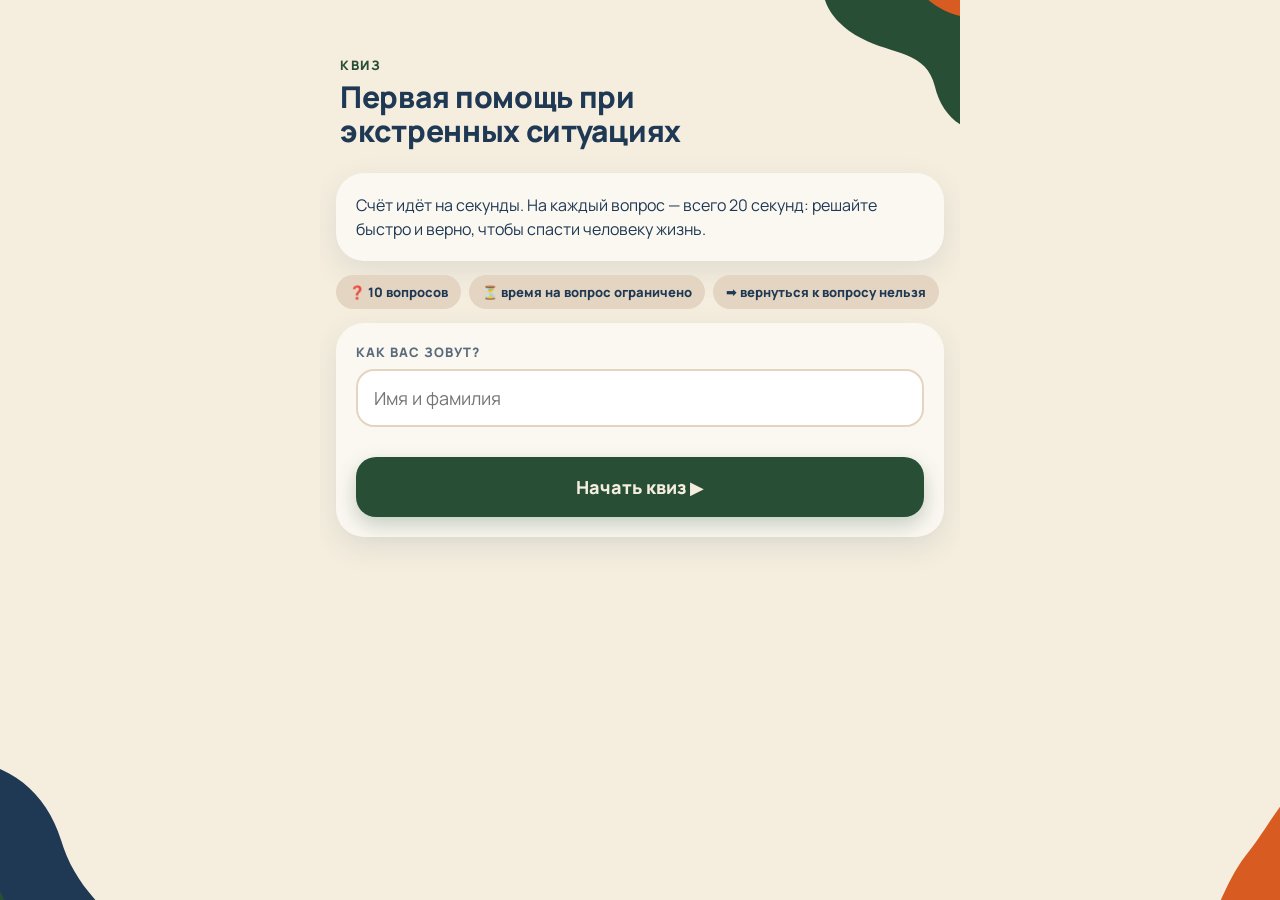
<file: medicina/index.html>
<!doctype html>
<html lang="ru">
<head>
<meta charset="utf-8">
<meta name="viewport" content="width=device-width,initial-scale=1,viewport-fit=cover">
<title>Первая помощь при экстренных ситуациях</title>
<meta name="theme-color" content="#F5EEDF">
<link href="../assets/fonts/manrope.css" rel="stylesheet">
<style>
:root{--c:#284F36;--green:#284F36;--orange:#D85B21;--navy:#1F3954;--sand:#E4D5C2;--cream:#F5EEDF;--paper:#FBF8F1;
  --ink:var(--navy);--muted:#5B6B7C;--bg:var(--cream);--card:var(--paper);--line:var(--sand);--ok:var(--green);--bad:var(--orange);--half:#B9862F}
*{box-sizing:border-box;-webkit-tap-highlight-color:transparent}
html{-webkit-text-size-adjust:100%;text-size-adjust:100%}
/* iPhone: кнопки без системного оформления, без задержки и двойного «зума» по быстрому касанию */
button{-webkit-appearance:none;appearance:none;touch-action:manipulation;-webkit-user-select:none;user-select:none}
select,input,textarea,a,label{touch-action:manipulation}
html,body{margin:0;min-height:100%;background:var(--bg);font-family:Gilroy,Manrope,system-ui,sans-serif;font-weight:400;color:var(--ink)}
b,strong,h1,h2,h3{font-weight:800}
button,input,select,textarea{font-family:inherit}
#app{max-width:640px;margin:0 auto;min-height:100vh;min-height:100dvh;display:flex;flex-direction:column;position:relative;overflow-x:hidden;overflow-x:clip}
.blob{position:absolute;pointer-events:none;z-index:0}
.hero{color:var(--ink);padding:56px 20px 10px;position:relative}
.hero h1{margin:6px 0 0;font-size:30px;font-weight:800;line-height:1.12;letter-spacing:-.3px;position:relative;z-index:1;max-width:80%}
.hero .kick{font-size:13px;font-weight:800;color:var(--c);text-transform:uppercase;letter-spacing:1.5px;position:relative;z-index:1}
.cover{width:100%;max-height:220px;object-fit:cover;border-radius:24px;margin:16px 0 0;display:block;position:relative;z-index:1}
.wrap{padding:16px;flex:1;display:flex;flex-direction:column;gap:14px;position:relative;z-index:1}
.card{background:var(--card);border-radius:28px;padding:20px;box-shadow:0 10px 30px rgba(31,57,84,.10)}
.desc{white-space:pre-wrap;line-height:1.5;font-size:16px}
.chips{display:flex;flex-wrap:wrap;gap:8px}
.chip{background:var(--sand);border-radius:99px;padding:8px 13px;font-weight:800;font-size:13px}
label.lbl{font-weight:800;font-size:13px;color:var(--muted);display:block;margin-bottom:8px;text-transform:uppercase;letter-spacing:1px}
.inp{width:100%;font-size:18px;padding:15px 16px;border:2px solid var(--line);border-radius:18px;background:#fff;color:var(--ink);outline:none;transition:border-color .2s}
.inp:focus{border-color:var(--c)}
.btn{border:0;border-radius:20px;padding:18px 20px;font-size:18px;font-weight:800;cursor:pointer;background:var(--c);color:var(--cream);box-shadow:0 8px 20px rgba(40,79,54,.25);width:100%;transition:transform .15s}
.btn:active{transform:scale(.98)}
.btn[disabled]{opacity:.45;cursor:default}
.btn.ghost{background:transparent;color:var(--ink);box-shadow:inset 0 0 0 2px var(--ink)}
.btn.red{background:var(--bad)}
.msg{text-align:center;padding:40px 20px;font-weight:800;font-size:17px;line-height:1.5}
.msg .big{font-size:56px}
.err{color:var(--bad);font-weight:800;font-size:14px;min-height:18px;margin-top:6px}
/* вопрос */
.topbar{display:flex;align-items:center;gap:10px;padding:16px 16px 6px;position:sticky;top:0;background:var(--bg);z-index:5}
.count{font-weight:800;font-size:13px;color:var(--c);white-space:nowrap;text-transform:uppercase;letter-spacing:1.5px;flex:1}
.progress{display:flex;gap:5px;padding:0 16px 4px}
.progress i{flex:1;height:6px;border-radius:6px;background:var(--sand);transition:background .3s}
.progress i.done{background:var(--c)}.progress i.now{background:var(--orange)}
.progress.long i{height:6px;border-radius:0}.progress.long{gap:0}.progress.long i:first-child{border-radius:6px 0 0 6px}.progress.long i:last-child{border-radius:0 6px 6px 0}
.timer{font-weight:800;font-size:15px;background:var(--paper);border-radius:14px;padding:8px 12px;font-variant-numeric:tabular-nums;box-shadow:0 2px 8px rgba(31,57,84,.08)}
.timer.low{background:var(--orange);color:var(--paper)}
.snd{width:44px;height:44px;border-radius:50%;border:2px solid var(--ink);background:transparent;color:var(--ink);display:flex;align-items:center;justify-content:center;cursor:pointer;flex:none;padding:0}
.snd.on{background:var(--ink);color:var(--cream)}
.dots{display:flex;flex-wrap:wrap;gap:6px;padding:6px 16px 0}
.dots button{width:32px;height:32px;border-radius:50%;border:2px solid var(--line);background:var(--paper);font-weight:800;font-size:12px;color:var(--muted);cursor:pointer}
.dots button.ans{background:var(--c);border-color:var(--c);color:var(--cream)}
.dots button.cur{border-color:var(--ink);color:var(--ink)}
.dots button.ans.cur{border-color:var(--orange);color:var(--cream)}
.qtext{font-size:24px;font-weight:800;line-height:1.2;white-space:pre-wrap}
.qmeta{display:flex;gap:8px;align-items:center;margin-bottom:10px;font-size:12px;font-weight:800;color:var(--muted);text-transform:uppercase;letter-spacing:1px}
.qtimer{display:flex;align-items:center;gap:10px;margin-top:16px}
.qtimer .bar{flex:1;height:8px;border-radius:8px;background:var(--sand);overflow:hidden}
.qtimer .bar i{display:block;height:100%;width:100%;background:var(--green);border-radius:8px;transform-origin:left center;animation:qBar linear forwards;transition:background .3s}
@keyframes qBar{from{transform:scaleX(1)}to{transform:scaleX(0)}}
.qtimer b{font-size:15px;min-width:40px;text-align:right;font-variant-numeric:tabular-nums;color:var(--green)}
.qtimer.low .bar i{background:var(--orange)}.qtimer.low b{color:var(--orange)}
.qimg{display:block;width:100%;height:auto;border-radius:18px;margin-top:14px;max-height:340px;object-fit:contain;background:var(--cream)}
/* небольшие iPhone: картинка и текст компактнее, чтобы варианты ответа были видны без прокрутки */
@media(max-height:760px){.qimg{max-height:30vh}.qtext{font-size:20px}.card{padding:16px}.opt{min-height:54px;padding:9px 14px;font-size:16px}.topbar{padding-top:10px}.hero{padding-top:40px}}
.imgfail{display:flex;align-items:center;justify-content:center;gap:8px;min-height:120px;border-radius:18px;margin-top:14px;background:var(--cream);color:var(--muted);font-weight:800;font-size:14px;border:2px dashed var(--line);cursor:pointer;width:100%;text-align:center;padding:12px}
.media{margin-top:14px}
.media iframe{width:100%;aspect-ratio:16/9;border:0;border-radius:18px}
.media a{display:inline-flex;gap:6px;align-items:center;font-weight:800;color:var(--ink);text-decoration:none;background:var(--sand);padding:11px 15px;border-radius:14px}
.hint{font-size:13px;font-weight:800;color:var(--muted);margin-top:2px}
.opts{display:flex;flex-direction:column;gap:10px}
.opts.grid{display:grid;grid-template-columns:1fr 1fr}
.opt{display:flex;align-items:center;gap:14px;background:var(--paper);border:2px solid var(--line);border-radius:20px;padding:11px 16px;min-height:62px;font-size:17px;text-align:left;cursor:pointer;color:var(--ink);width:100%;transition:background .2s,color .2s,border-color .2s}
.opt .mark{width:36px;height:36px;border-radius:50%;background:var(--sand);color:var(--ink);flex:none;display:flex;align-items:center;justify-content:center;font-size:15px;font-weight:800;transition:background .2s,color .2s}
.opt.sq .mark{border-radius:12px}
@media(hover:hover){.opt:not([disabled]):hover{border-color:var(--c)}}
.opt.on{background:var(--c);border-color:var(--c);color:var(--cream)}
.opt.on .mark{background:var(--cream);color:var(--c)}
.opt.img{flex-direction:column;align-items:stretch;padding:8px}
.opt.img img{display:block;width:100%;height:auto;max-height:240px;object-fit:cover;border-radius:14px;pointer-events:none}
.opt .mark,.opt span{pointer-events:none}
.opt.img .row{display:flex;align-items:center;gap:10px;padding:2px 4px}
.opt[disabled]{opacity:.6;cursor:default}
.tf{display:grid;grid-template-columns:1fr 1fr;gap:12px}
.tf .opt{justify-content:center;font-size:19px;font-weight:800;padding:24px 10px}
.ord{display:flex;align-items:center;gap:10px;background:var(--paper);border:2px solid var(--line);border-radius:20px;padding:10px 10px 10px 14px;font-size:17px}
.ord .n{width:32px;height:32px;border-radius:50%;background:var(--sand);color:var(--ink);font-size:14px;font-weight:800;display:flex;align-items:center;justify-content:center;flex:none}
.ord .t{flex:1}
.ord button{width:42px;height:42px;border-radius:14px;border:0;background:var(--cream);color:var(--ink);font-size:18px;font-weight:800;cursor:pointer}
.ord button[disabled]{opacity:.3}
.ord.moved{animation:qPick .3s ease}
.pair{background:var(--paper);border:2px solid var(--line);border-radius:20px;padding:14px;display:flex;flex-direction:column;gap:8px;transition:border-color .2s}
.pair b{font-size:17px}
.pair select{font-size:16px;padding:12px;border-radius:14px;border:2px solid var(--line);background:#fff;color:var(--ink)}
.pair.done{border-color:var(--c)}
textarea.inp{min-height:130px;resize:vertical;font-size:17px}
.nav{display:flex;gap:10px;padding:14px 16px 20px;padding-bottom:calc(20px + env(safe-area-inset-bottom));position:sticky;bottom:0;background:linear-gradient(rgba(245,238,223,0),var(--bg) 30%);z-index:4;pointer-events:none}
.nav .btn{pointer-events:auto}   /* прозрачный край панели не перехватывает касания по вариантам ответа */
.nav .btn{flex:1}
.locked{font-size:13px;font-weight:800;color:var(--bad);text-align:center}
.preview{background:var(--orange);color:#fff;font-weight:800;font-size:13px;text-align:center;padding:8px;position:relative;z-index:6}
/* анимации */
@keyframes qUp{from{opacity:0;transform:translateY(18px)}to{opacity:1;transform:none}}
@keyframes qIn{from{opacity:0;transform:translateX(48px)}to{opacity:1;transform:none}}
@keyframes qInBack{from{opacity:0;transform:translateX(-48px)}to{opacity:1;transform:none}}
@keyframes qOut{to{opacity:0;transform:translateX(-48px)}}
@keyframes qOutBack{to{opacity:0;transform:translateX(48px)}}
@keyframes qPick{0%{transform:scale(1)}40%{transform:scale(.96)}100%{transform:scale(1)}}
@keyframes qPop{0%{opacity:0;transform:scale(.85)}70%{opacity:1;transform:scale(1.04)}100%{transform:none}}
.anim .card{animation:qIn .42s cubic-bezier(.2,.8,.2,1) both}
.anim.back .card{animation-name:qInBack}
.in{animation:qUp .45s cubic-bezier(.2,.8,.2,1) both}
.leave{animation:qOut .24s ease-in forwards}
.leave.back{animation-name:qOutBack}
.opt.picked{animation:qPick .25s ease}
.pop{animation:qPop .6s cubic-bezier(.2,.8,.2,1) both}
@media(prefers-reduced-motion:reduce){*{animation:none!important;transition:none!important}}
/* ответ сразу */
.opt.right{background:var(--green);border-color:var(--green);color:var(--cream);opacity:1}
.opt.right .mark{background:var(--cream);color:var(--green)}
.opt.wrong{background:var(--orange);border-color:var(--orange);color:#fff;opacity:1;animation:qShake .4s ease}
.opt.wrong .mark{background:#fff;color:var(--orange)}
.opt.dim{opacity:.45}
.fb{border-radius:24px;overflow:hidden;background:var(--paper);box-shadow:0 10px 30px rgba(31,57,84,.12);animation:qFb .5s cubic-bezier(.2,.9,.25,1.1) both}
.fb-bar{display:flex;align-items:center;gap:14px;padding:16px 18px;color:#fff;background:var(--green)}
.fb.bad .fb-bar,.fb.time .fb-bar{background:var(--orange)}
.fb.half .fb-bar{background:var(--half)}
.fb.open .fb-bar{background:var(--navy)}
.fb-bar b{display:block;font-size:22px}
.fb-joke{display:block;font-size:15px;opacity:.95;margin-top:2px}
.fb-ic{width:46px;height:46px;border-radius:50%;background:rgba(255,255,255,.22);display:flex;align-items:center;justify-content:center;font-size:24px;font-weight:800;flex:none;animation:qPop .5s .15s both}
.fb-right{padding:14px 18px 0;font-size:16px}
.fb-e{padding:12px 18px 18px;font-size:15px;line-height:1.5;color:var(--ink)}
.fb-right+.fb-e,.fb-bar+.fb-e{padding-top:14px}
.fb-bar:last-child{border-radius:0}
@keyframes qFb{from{opacity:0;transform:translateY(24px) scale(.97)}to{opacity:1;transform:none}}
@keyframes qShake{0%,100%{transform:none}20%{transform:translateX(-6px)}40%{transform:translateX(6px)}60%{transform:translateX(-4px)}80%{transform:translateX(3px)}}
/* напряжённый режим */
body.tense{background:#EFE4D0}
body.tense .topbar{background:#EFE4D0}
body.tense .nav{background:linear-gradient(rgba(239,228,208,0),#EFE4D0 30%)}
body.tense .qtimer .bar{height:12px}
body.tense .qtimer b{font-size:20px}
body.tense::after{content:'';position:fixed;top:0;right:0;bottom:0;left:0;pointer-events:none;z-index:30;box-shadow:inset 0 0 90px 24px rgba(216,91,33,.55);opacity:0;transition:opacity .3s;will-change:opacity}
body.tense.danger::after{animation:qPulse 1s ease-in-out infinite}
body.tense.danger .qtimer{animation:qShake .5s ease infinite}
body.tense.danger .card{box-shadow:0 0 0 3px var(--orange),0 10px 30px rgba(216,91,33,.25)}
/* пульсирует только прозрачность готовой тени — iPhone не перерисовывает весь экран 60 раз в секунду */
@keyframes qPulse{0%,100%{opacity:.35}50%{opacity:1}}
/* итог */
.ring{width:170px;height:170px;margin:4px auto 0;position:relative}
.ring svg{transform:rotate(-90deg)}
.ring .arc{transition:stroke-dasharray 1.2s cubic-bezier(.2,.8,.2,1)}
.ring .v{position:absolute;top:0;right:0;bottom:0;left:0;display:flex;flex-direction:column;align-items:center;justify-content:center}
.ring .v b{font-size:42px;font-weight:800}
.ring .v span{font-size:13px;font-weight:800;color:var(--muted)}
.res-grid{display:grid;grid-template-columns:repeat(3,1fr);gap:10px;text-align:center}
.res-grid div{background:var(--cream);border-radius:18px;padding:12px 4px}
.res-grid b{display:block;font-size:21px;font-weight:800}
.res-grid span{font-size:11px;font-weight:800;color:var(--muted);text-transform:uppercase;letter-spacing:.5px}
.rv{border-left:5px solid var(--line);padding:4px 0 4px 12px;margin:14px 0}
.rv.ok{border-color:var(--ok)}.rv.bad{border-color:var(--bad)}.rv.half{border-color:var(--half)}
.rv .t{font-weight:800}
.rv .y,.rv .c{font-size:15px;margin-top:4px}
.rv .c{color:var(--ok);font-weight:800}
.rv .e{font-size:14px;color:var(--muted);margin-top:6px;background:var(--cream);border-radius:14px;padding:9px 11px}
.toast{position:fixed;left:50%;bottom:calc(96px + env(safe-area-inset-bottom));pointer-events:none;transform:translateX(-50%);background:var(--ink);color:var(--cream);padding:12px 18px;border-radius:16px;font-weight:800;z-index:50;max-width:90%;text-align:center}
.modal-bg{position:fixed;top:0;right:0;bottom:0;left:0;background:rgba(31,57,84,.5);display:flex;align-items:center;justify-content:center;padding:20px;z-index:40}
.modal{background:var(--paper);border-radius:28px;padding:22px;max-width:380px;width:100%;text-align:center;animation:qPop .35s ease both}
.modal h3{margin:0 0 8px}
.modal .row{display:flex;gap:10px;margin-top:16px}
</style>
</head>
<body>
<div id="app"></div>
<script src="../assets/leaf.js"></script>
<script>
var CODE = 'medicina';
var PREVIEW = false;
var ADMIN_TOKEN = (function () { try { return localStorage.getItem('quiz_admin_token') || ''; } catch (e) { return ''; } })();
var S = {fb: {}, sound: (function () { try { return localStorage.getItem('quiz_sound') === '1'; } catch (e) { return false; } })(), anim: '', lastSec: null, used: {}, meta: null, att: null, i: 0, answers: {}, saved: {}, timedOut: {}, qStart: 0, result: null, error: null, busy: false, offset: 0};

function esc(s) { return String(s == null ? '' : s).replace(/[&<>"']/g, function (c) { return {'&': '&amp;', '<': '&lt;', '>': '&gt;', '"': '&quot;', "'": '&#39;'}[c]; }); }
function toast(m) { var t = document.createElement('div'); t.className = 'toast'; t.textContent = m; document.body.appendChild(t); setTimeout(function () { t.remove(); }, 2600); }
function device() {
  try { var d = localStorage.getItem('quiz_device'); if (!d) { d = Math.random().toString(36).slice(2) + Date.now().toString(36); localStorage.setItem('quiz_device', d); } return d; }
  catch (e) { return ''; }
}
var QUIZ = {"title": "Первая помощь при экстренных ситуациях", "description": "Счёт идёт на секунды. На каждый вопрос — всего 20 секунд: решайте быстро и верно, чтобы спасти человеку жизнь.", "color": "#284F36", "cover": null, "settings": {"timeTotal": null, "shuffleQuestions": true, "shuffleOptions": true, "randomCount": null, "oneAttempt": false, "allowBack": false, "partialCredit": true, "speedBonus": true, "showAnswers": false, "instantFeedback": true, "mood": "tense", "grades": [{"min": 90.0, "label": "Спасатель"}, {"min": 60.0, "label": "Надёжный помощник"}, {"min": 0, "label": "Стажёр"}], "certificate": {"enabled": false, "minPercent": 0, "text": "за успешное прохождение квиза"}}, "questions": [{"id": 21, "type": "single", "text": "Вы увидели лежащего без сознания человека. Ваши действия?", "image": "img/Pjvop6BBkIlnvw.jpg", "media": null, "options": [{"id": "o1", "text": "Пройти мимо", "image": null}, {"id": "o2", "text": "Подойти к нему и попытаться привести его в сознание (пощёчина, хлопки по телу)", "image": null}, {"id": "o3", "text": "Оценить ситуацию на наличие опасности для вас", "image": null}, {"id": "o4", "text": "Спросить, нужна ли ему помощь", "image": null}], "answer": "o3", "explanation": "Первое правило спасателя — убедиться, что опасность не грозит вам самим: машины, ток, огонь, обрушение. Иначе пострадавших станет двое.", "points": 1, "timeLimit": 20}, {"id": 22, "type": "single", "text": "У пострадавшего сильное кровотечение из раны на предплечье: кровь ярко-красная, вытекает пульсирующей струёй. Ваши действия?", "image": "img/PjT94LUwfN0g5g.jpg", "media": null, "options": [{"id": "o1", "text": "Наложить давящую повязку на рану", "image": null}, {"id": "o2", "text": "Наложить жгут", "image": null}, {"id": "o3", "text": "Промыть рану водой и забинтовать", "image": null}, {"id": "o4", "text": "Приложить холод к ране", "image": null}], "answer": "o2", "explanation": "Ярко-красная кровь, бьющая струёй, — признак артериального кровотечения. Жгут накладывают выше раны и обязательно записывают время наложения.", "points": 1, "timeLimit": 20}, {"id": 23, "type": "single", "text": "У пострадавшего открытый перелом голени. Что необходимо сделать в первую очередь?", "image": "img/prwTHr1BqYkmgw.jpg", "media": null, "options": [{"id": "o1", "text": "Вправить кость на место", "image": null}, {"id": "o2", "text": "Наложить шину и остановить кровотечение", "image": null}, {"id": "o3", "text": "Дать пострадавшему обезболивающее", "image": null}, {"id": "o4", "text": "Уложить пострадавшего и вызвать скорую", "image": null}], "answer": "o2", "explanation": "Кость вправлять нельзя. Останавливают кровотечение, закрывают рану стерильной повязкой и обездвиживают ногу шиной.", "points": 1, "timeLimit": 20}, {"id": 24, "type": "single", "text": "Человек обжёг руку кипятком. Кожа покраснела, появились пузыри. Что делать?", "image": "img/Qir_WgRDHs2NTQ.jpg", "media": null, "options": [{"id": "o1", "text": "Проколоть пузыри и обработать спиртом", "image": null}, {"id": "o2", "text": "Охладить место ожога прохладной водой и наложить стерильную повязку", "image": null}, {"id": "o3", "text": "Смазать ожог маслом или кремом", "image": null}, {"id": "o4", "text": "Приложить лёд к ожогу", "image": null}], "answer": "o2", "explanation": "Охлаждайте ожог прохладной проточной водой 10–20 минут. Пузыри не прокалывают, масло и лёд не используют.", "points": 1, "timeLimit": 20}, {"id": 25, "type": "single", "text": "Человек потерял сознание, дыхание и пульс отсутствуют. Ваши действия?", "image": "img/ZhyZNES3HWhsaw.jpg", "media": null, "options": [{"id": "o1", "text": "Дать пострадавшему воды", "image": null}, {"id": "o2", "text": "Начать сердечно-лёгочную реанимацию (СЛР) и вызвать скорую", "image": null}, {"id": "o3", "text": "Уложить на бок и ждать приезда скорой", "image": null}, {"id": "o4", "text": "Похлопать по щекам и дать нашатырь", "image": null}], "answer": "o2", "explanation": "Когда нет дыхания, на счету каждая минута. Вызовите скорую (112) и сразу начинайте СЛР: 30 нажатий на грудь и 2 вдоха.", "points": 1, "timeLimit": 20}, {"id": 26, "type": "single", "text": "У пострадавшего сильное носовое кровотечение. Ваши действия?", "image": "img/9FW9CGdIijstzg.jpg", "media": null, "options": [{"id": "o1", "text": "Запрокинуть голову назад и приложить холод к носу", "image": null}, {"id": "o2", "text": "Наклонить голову вперёд, прижать крылья носа и приложить холод", "image": null}, {"id": "o3", "text": "Затолкать в нос вату и запрокинуть голову", "image": null}, {"id": "o4", "text": "Уложить пострадавшего горизонтально", "image": null}], "answer": "o2", "explanation": "Голову не запрокидывают — кровь стечёт в горло. Наклоните голову вперёд, прижмите крылья носа на 10–15 минут, холод — на переносицу.", "points": 1, "timeLimit": 20}, {"id": 27, "type": "single", "text": "Человек находится в задымлённом помещении без сознания. Что делать в первую очередь?", "image": "img/sMAYnk_8vVtuLQ.jpg", "media": null, "options": [{"id": "o1", "text": "Начать непрямой массаж сердца", "image": null}, {"id": "o2", "text": "Вынести пострадавшего на свежий воздух и вызвать скорую", "image": null}, {"id": "o3", "text": "Дать пострадавшему активированный уголь", "image": null}, {"id": "o4", "text": "Открыть окна и ждать", "image": null}], "answer": "o2", "explanation": "Сначала убираем причину — дым. Выносим пострадавшего на свежий воздух, вызываем скорую и следим за дыханием.", "points": 1, "timeLimit": 20}, {"id": 28, "type": "single", "text": "У пострадавшего побелели и потеряли чувствительность пальцы рук. Что делать?", "image": "img/BpI7mTAV_wrr6g.jpg", "media": null, "options": [{"id": "o1", "text": "Растереть руки снегом", "image": null}, {"id": "o2", "text": "Поместить руки в горячую воду", "image": null}, {"id": "o3", "text": "Укутать руки в тёплые сухие перчатки и дать тёплое питьё", "image": null}, {"id": "o4", "text": "Растереть руки спиртом", "image": null}], "answer": "o3", "explanation": "Обмороженную кожу нельзя растирать и резко греть — это травмирует ткани. Согревают постепенно: сухое тепло и тёплое питьё.", "points": 1, "timeLimit": 20}, {"id": 29, "type": "single", "text": "У человека начался эпилептический приступ (судороги). Ваши действия?", "image": "img/etohg8TgMDR_4A.jpg", "media": null, "options": [{"id": "o1", "text": "Удерживать пострадавшего, прижимая к земле", "image": null}, {"id": "o2", "text": "Вставить ложку в рот, чтобы не прикусил язык", "image": null}, {"id": "o3", "text": "Убрать опасные предметы рядом, подложить что-то мягкое под голову и дождаться окончания приступа", "image": null}, {"id": "o4", "text": "Дать пострадавшему воду", "image": null}], "answer": "o3", "explanation": "Во время приступа человека не держат и ничего не вставляют в рот. Защитите голову и засеките время; после приступа уложите на бок.", "points": 1, "timeLimit": 20}, {"id": 30, "type": "single", "text": "Вы вытащили человека из воды. Он без сознания, дыхания нет. Что делать?", "image": "img/udW6IAynEoNnBw.jpg", "media": null, "options": [{"id": "o1", "text": "Перевернуть его вниз головой, чтобы вышла вода", "image": null}, {"id": "o2", "text": "Начать СЛР (30 компрессий + 2 вдоха) и вызвать скорую", "image": null}, {"id": "o3", "text": "Сделать искусственное дыхание без компрессий", "image": null}, {"id": "o4", "text": "Растереть тело и дать тёплое питьё", "image": null}], "answer": "o2", "explanation": "Не тратьте время на «выливание воды». Если человек не дышит — сразу СЛР и вызов скорой.", "points": 1, "timeLimit": 20}]};
/* ---------- квиз без сервера ----------
   Всё, что раньше делал сервер (порядок вопросов, проверка, баллы, оценка, сертификат), считается прямо в телефоне.
   Попытка хранится в памяти телефона: перезагрузили страницу — продолжаем с того же места. */
var LOCAL = (function () {
  var DEF = {timeTotal: null, shuffleQuestions: true, shuffleOptions: true, randomCount: null, oneAttempt: false, allowBack: true,
             partialCredit: true, speedBonus: false, showAnswers: false, instantFeedback: false, mood: 'calm', grades: [],
             certificate: {enabled: false, minPercent: 0, text: 'за успешное прохождение квиза'}};
  var mem = {};
  function store(k, v) { try { if (v === undefined) return JSON.parse(localStorage.getItem(k) || 'null'); if (v === null) localStorage.removeItem(k); else localStorage.setItem(k, JSON.stringify(v)); } catch (e) { if (v === undefined) return mem[k] || null; mem[k] = v; } }
  function settings() {
    var d = QUIZ.settings || {}, s = JSON.parse(JSON.stringify(DEF));
    function num(k, lo, hi) { var v = d[k]; if (v == null || v === '' || +v === 0 || isNaN(+v)) return null; return Math.max(lo, Math.min(hi, Math.round(+v))); }
    s.timeTotal = num('timeTotal', 1, 600); s.randomCount = num('randomCount', 1, 500);
    ['shuffleQuestions', 'shuffleOptions', 'oneAttempt', 'allowBack', 'partialCredit', 'speedBonus', 'showAnswers', 'instantFeedback'].forEach(function (k) { if (k in d) s[k] = !!d[k]; });
    s.mood = d.mood === 'tense' ? 'tense' : 'calm';
    if (s.instantFeedback) s.allowBack = false;
    s.grades = (d.grades || []).filter(function (g) { return g && String(g.label || '').trim() && !isNaN(parseFloat(g.min)); })
      .map(function (g) { return {min: Math.max(0, Math.min(100, parseFloat(g.min))), label: String(g.label).trim().slice(0, 20)}; })
      .sort(function (a, b) { return b.min - a.min; });
    var c = d.certificate || {};
    s.certificate = {enabled: !!c.enabled, minPercent: Math.max(0, Math.min(100, parseFloat(String(c.minPercent || 0).replace(',', '.')) || 0)),
                     text: String(c.text || DEF.certificate.text).trim().slice(0, 150)};
    return s;
  }
  var ST = settings(), QS = QUIZ.questions.map(function (q, i) { q._pos = i; q.options = q.options || []; return q; });
  var BY = {}; QS.forEach(function (q) { BY[q.id] = q; });
  var KEY = 'quiz_local_' + CODE, DONE = 'quiz_done_' + CODE;

  function fail(status, msg) { var e = new Error(msg); e.status = status; throw e; }
  function shuffle(a) { for (var i = a.length - 1; i > 0; i--) { var j = Math.floor(Math.random() * (i + 1)), t = a[i]; a[i] = a[j]; a[j] = t; } return a; }
  function nowIso() { return new Date().toISOString(); }
  function token() { return Math.random().toString(36).slice(2) + Date.now().toString(36); }
  function norm(s) { return String(s == null ? '' : s).toLowerCase().replace(/ё/g, 'е').trim().replace(/\s+/g, ' ').replace(/^[ .!;]+|[ .!;]+$/g, ''); }
  function numv(s) { var v = String(s == null ? '' : s).replace(',', '.').replace(/ /g, ''); return v !== '' && !isNaN(+v) ? +v : null; }
  function ids(q) { return q.options.map(function (o) { return o.id; }); }
  function same(a, b) { return a.length === b.length && a.every(function (x, i) { return x === b[i]; }); }

  function plan() {
    var qs = QS.slice();
    if (ST.randomCount && ST.randomCount < qs.length) {
      qs = shuffle(qs).slice(0, ST.randomCount);
      if (!ST.shuffleQuestions) qs.sort(function (a, b) { return a._pos - b._pos; });
    } else if (ST.shuffleQuestions) shuffle(qs);
    return qs.map(function (q) {
      var o = ids(q), order = o.slice();
      if (q.type === 'order' || q.type === 'match') { var n = 0; while (order.length > 1 && same(order, o) && n++ < 50) shuffle(order); }
      else if (ST.shuffleOptions) shuffle(order);
      return {q: q.id, o: order};
    });
  }
  function pub(q, order) {
    var by = {}; q.options.forEach(function (o) { by[o.id] = o; });
    var out = {id: q.id, type: q.type, text: q.text, image: q.image, media: q.media, points: q.points, timeLimit: q.timeLimit};
    if (q.type === 'single' || q.type === 'multi' || q.type === 'order')
      out.options = order.filter(function (i) { return by[i]; }).map(function (i) { return {id: i, text: by[i].text, image: by[i].image || null}; });
    else if (q.type === 'match') {
      out.left = q.options.map(function (o) { return {id: o.id, text: o.left}; });
      out.right = order.filter(function (i) { return by[i]; }).map(function (i) { return {id: i, text: by[i].right}; });
    }
    return out;
  }
  function check(q, g) {
    var t = q.type, partial = ST.partialCredit;
    if (t === 'open') return null;
    if (g == null) return 0;
    if (t === 'single') return g === q.answer ? 1 : 0;
    if (t === 'multi') {
      var right = q.answer || [], ch = Array.isArray(g) ? g : [];
      var hit = ch.filter(function (x) { return right.indexOf(x) >= 0; }).length, miss = ch.filter(function (x) { return right.indexOf(x) < 0; }).length;
      if (hit === right.length && !miss) return 1;
      return partial ? Math.max(0, (hit - miss) / right.length) : 0;
    }
    if (t === 'truefalse') return g === q.answer ? 1 : 0;
    if (t === 'text') {
      var a = q.answer || {values: []};
      if (a.tolerance != null) { var x = numv(g); if (x != null && a.values.some(function (v) { var y = numv(v); return y != null && Math.abs(x - y) <= a.tolerance + 1e-9; })) return 1; }
      return a.values.map(norm).indexOf(norm(g)) >= 0 ? 1 : 0;
    }
    if (t === 'order') {
      var r = ids(q), gg = Array.isArray(g) ? g : [];
      if (same(gg, r)) return 1;
      return partial ? r.filter(function (x, i) { return gg[i] === x; }).length / r.length : 0;
    }
    if (t === 'match') {
      var m = g && typeof g === 'object' ? g : {}, ok = q.options.filter(function (o) { return m[o.id] === o.id; }).length;
      if (ok === q.options.length) return 1;
      return partial ? ok / q.options.length : 0;
    }
    return 0;
  }
  function pointsFor(q, fr, ms) {
    if (fr == null) return 0;
    var p = q.points * fr;
    if (ST.speedBonus && q.timeLimit && fr >= 1 && ms != null) p += q.points * 0.5 * Math.max(0, 1 - Math.min(ms, q.timeLimit * 1000) / (q.timeLimit * 1000));
    return Math.round(p * 100) / 100;
  }
  function maxPoints(q) { return q.type === 'open' ? 0 : q.points * (ST.speedBonus && q.timeLimit ? 1.5 : 1); }
  function gradeOf(p) { for (var i = 0; i < ST.grades.length; i++) if (p >= ST.grades[i].min) return ST.grades[i].label; return null; }
  function optText(q, id) { var o = q.options.filter(function (x) { return x.id === id; })[0]; return o ? (o.text || '(картинка)') : null; }
  function correctView(q) {
    var t = q.type;
    if (t === 'single') return optText(q, q.answer) || '';
    if (t === 'multi') return (q.answer || []).map(function (i) { return optText(q, i); }).filter(Boolean).join(', ');
    if (t === 'truefalse') return q.answer ? 'Верно' : 'Неверно';
    if (t === 'text') return (q.answer.values || []).join(' / ');
    if (t === 'order') return q.options.map(function (o) { return o.text; }).join(' → ');
    if (t === 'match') return q.options.map(function (o) { return o.left + ' — ' + o.right; }).join('; ');
    return '';
  }
  function givenView(q, g) {
    var t = q.type;
    if (g == null || g === '' || (Array.isArray(g) && !g.length)) return '—';
    if (t === 'single') return optText(q, g) || '—';
    if (t === 'multi') return g.map(function (i) { return optText(q, i) || '?'; }).join(', ');
    if (t === 'truefalse') return g ? 'Верно' : 'Неверно';
    if (t === 'text' || t === 'open') return String(g);
    if (t === 'order') return g.map(function (i) { return optText(q, i) || '?'; }).join(' → ');
    if (t === 'match') return q.options.map(function (o) { var r = q.options.filter(function (x) { return x.id === g[o.id]; })[0]; return o.left + ' — ' + (r ? r.right : '?'); }).join('; ');
    return String(g);
  }
  function cleanGiven(q, a) {
    var t = q.type, o = ids(q);
    if (t === 'single') return o.indexOf(a) >= 0 ? a : null;
    if (t === 'multi') return o.filter(function (x) { return (Array.isArray(a) ? a : []).indexOf(x) >= 0; });
    if (t === 'truefalse') return a === true || a === false ? a : null;
    if (t === 'text' || t === 'open') return a == null || a === '' ? null : String(a).slice(0, 2000);
    if (t === 'order') { var aa = Array.isArray(a) ? a : []; return same(aa.slice().sort(), o.slice().sort()) ? aa.filter(function (x) { return o.indexOf(x) >= 0; }) : null; }
    if (t === 'match') { var m = a && typeof a === 'object' ? a : {}, out = {}; Object.keys(m).forEach(function (k) { if (o.indexOf(k) >= 0 && o.indexOf(m[k]) >= 0) out[k] = m[k]; }); return out; }
    return null;
  }

  function meta() {
    var count = ST.randomCount ? Math.min(QS.length, ST.randomCount) : QS.length, done = store(DONE);
    return {code: CODE, title: QUIZ.title, description: QUIZ.description || '', color: QUIZ.color || '#284F36', cover: QUIZ.cover || null,
            state: 'open', opensAt: null, closesAt: null, count: count, timeTotal: ST.timeTotal, allowBack: ST.allowBack,
            oneAttempt: ST.oneAttempt, instantFeedback: ST.instantFeedback, mood: ST.mood,
            perQuestionTimers: QS.some(function (q) { return q.timeLimit; }), doneToken: ST.oneAttempt && done ? done.token : null};
  }
  function payload(a) {
    var ans = {};
    Object.keys(a.answers).forEach(function (k) { ans[k] = a.answers[k].a; });
    return {token: a.token, name: a.name, startedAt: a.startedAt, deadline: a.deadline, serverNow: nowIso(),
            questions: a.plan.filter(function (p) { return BY[p.q]; }).map(function (p) { return pub(BY[p.q], p.o); }), answers: ans, finished: !!a.finishedAt};
  }
  function attempt(tok) { var a = store(KEY); if (!a || a.token !== tok) fail(404, 'Попытка не найдена — начните заново'); return a; }
  function start(b) {
    var name = String(b.name || '').split(/\s+/).filter(Boolean).join(' ').slice(0, 60);
    if (name.length < 2) fail(400, 'Напишите имя');
    if (ST.oneAttempt && store(DONE)) fail(409, 'С этого телефона квиз уже пройден — можно только один раз');
    var cur = store(KEY);
    if (cur && !cur.finishedAt && !(cur.deadline && cur.deadline < nowIso())) return payload(cur);   // перезагрузили страницу — продолжаем
    if (!QS.length) fail(400, 'В квизе нет вопросов');
    var started = new Date(), a = {token: token(), name: name, startedAt: started.toISOString(), plan: plan(), answers: {}, finishedAt: null,
      deadline: ST.timeTotal ? new Date(started.getTime() + ST.timeTotal * 60000).toISOString() : null};
    store(KEY, a);
    return payload(a);
  }
  function answer(b) {
    var a = attempt(b.token);
    if (a.finishedAt) fail(409, 'Квиз уже завершён');
    if (a.deadline && Date.now() > new Date(a.deadline).getTime() + 10000) fail(409, 'Время вышло');
    var qid = +b.questionId, inPlan = a.plan.some(function (p) { return p.q === qid; });
    if (!inPlan) fail(400, 'Этого вопроса нет в вашем квизе');
    var old = a.answers[String(qid)];
    if (old && !ST.allowBack && old.locked) fail(409, 'Ответ на этот вопрос уже дан');
    var q = BY[qid], ms = Math.max(0, +b.ms || 0);
    if (q.timeLimit) ms = Math.min(ms, q.timeLimit * 1000);
    var given = cleanGiven(q, b.answer);
    a.answers[String(qid)] = {a: given, ms: ms, at: nowIso(), locked: !ST.allowBack};
    store(KEY, a);
    if (!ST.instantFeedback) return {ok: true};
    var empty = given == null || given === '' || (Array.isArray(given) && !given.length) || (typeof given === 'object' && !Array.isArray(given) && given !== null && !Object.keys(given).length);
    var fb = {ok: check(q, given), correct: correctView(q), yours: givenView(q, given), explanation: q.explanation || '', timedOut: !!(b.timedOut && empty)};
    if (q.type === 'single' || q.type === 'multi' || q.type === 'truefalse') fb.correctIds = Array.isArray(q.answer) ? q.answer : [q.answer];
    return {ok: true, feedback: fb};
  }
  function result(a) {
    var out = {name: a.name, score: a.score, maxScore: a.maxScore, percent: a.percent, grade: a.grade, durationS: a.durationS,
               finishedAt: a.finishedAt, title: QUIZ.title, color: QUIZ.color || '#284F36'};
    if (ST.certificate.enabled && (a.percent || 0) >= ST.certificate.minPercent) out.certificate = {text: ST.certificate.text};
    if (ST.showAnswers) out.review = a.plan.filter(function (p) { return BY[p.q]; }).map(function (p) {
      var q = BY[p.q], g = (a.answers[String(q.id)] || {}).a, fr = check(q, g);
      return {text: q.text, type: q.type, image: q.image, yours: givenView(q, g), correct: correctView(q),
              ok: fr == null ? null : fr >= 1 ? 1 : fr > 0 ? 0.5 : 0, explanation: q.explanation};
    });
    return out;
  }
  function finish(b) {
    var a = attempt(b.token);
    if (!a.finishedAt) {
      var score = 0, mx = 0;
      a.plan.forEach(function (p) { var q = BY[p.q]; if (!q) return; var g = a.answers[String(q.id)] || {}; score += pointsFor(q, check(q, g.a), g.ms); mx += maxPoints(q); });
      var end = new Date(); if (a.deadline && end > new Date(a.deadline)) end = new Date(a.deadline);
      a.score = Math.round(score * 100) / 100; a.maxScore = Math.round(mx * 100) / 100;
      a.percent = mx ? Math.round(1000 * score / mx) / 10 : 100; a.grade = gradeOf(a.percent);
      a.durationS = Math.max(0, Math.round((end - new Date(a.startedAt)) / 1000)); a.finishedAt = end.toISOString();
      store(KEY, null); store(DONE, a);
    }
    return result(a);
  }
  return {call: function (path, body) {
    return new Promise(function (ok) { setTimeout(ok, 0); }).then(function () {
      if (path.indexOf('?device=') === 0) return meta();
      if (path.indexOf('/result') === 0) { var d = store(DONE), t = decodeURIComponent((path.split('token=')[1] || '')); if (!d || d.token !== t) fail(404, 'Результат не найден'); return result(d); }
      if (path === '/start') return start(body || {});
      if (path === '/answer') return answer(body || {});
      if (path === '/finish') { var a = store(KEY); if (!a) { var d2 = store(DONE); if (d2 && d2.token === (body || {}).token) return result(d2); } return finish(body || {}); }
      fail(404, 'Неизвестный запрос');
    });
  }};
})();
function api(path, body) { return LOCAL.call(path, body); }
function setTheme(c) { document.documentElement.style.setProperty('--c', c || '#284F36'); }
var BLOB_TR = '<svg class="blob" aria-hidden="true" viewBox="0 0 200 160" style="right:-40px;top:-30px;width:210px;height:170px"><path d="M40 0h160v150c-30 10-55-10-62-40-8-34-40-30-70-46C40 50 20 20 40 0z" fill="#284F36"/><path d="M110 0h90v40c-25 12-55 0-70-14-8-8-15-16-20-26z" fill="#D85B21"/></svg>';
var BLOB_BL = '<svg class="blob" aria-hidden="true" viewBox="0 0 200 200" style="left:-60px;bottom:-50px;width:220px;height:220px;position:fixed"><path d="M0 30c50-10 95 20 110 70 12 40 40 70 90 100H0z" fill="#1F3954"/><path d="M0 110c35 0 60 25 70 90H0z" fill="#284F36"/></svg>';
var BLOB_BR = '<svg class="blob" aria-hidden="true" viewBox="0 0 120 160" style="right:-30px;bottom:-40px;width:120px;height:160px;position:fixed"><path d="M120 0v160H10c20-30 25-60 50-90C80 45 95 10 120 0z" fill="#D85B21"/></svg>';
var ICON_SND = '<svg width="20" height="20" viewBox="0 0 24 24" fill="none" stroke="currentColor" stroke-width="2.2" stroke-linecap="round" stroke-linejoin="round" aria-hidden="true"><path d="M4 9v6h4l5 4V5L8 9z"/><path d="M16.5 8.5a5 5 0 0 1 0 7"/><path d="M19 6a8.5 8.5 0 0 1 0 12"/></svg>';
var ICON_MUTE = '<svg width="20" height="20" viewBox="0 0 24 24" fill="none" stroke="currentColor" stroke-width="2.2" stroke-linecap="round" stroke-linejoin="round" aria-hidden="true"><path d="M4 9v6h4l5 4V5L8 9z"/><path d="M17 9l5 6"/><path d="M22 9l-5 6"/></svg>';

/* ---------- звук таймера ---------- */
var AC = null;
function audio() { try { AC = AC || new (window.AudioContext || window.webkitAudioContext)(); if (AC.state !== 'running' && AC.resume) AC.resume().catch(function () {}); } catch (e) {} return AC; }
// iPhone включает звук только после касания экрана — «будим» звук при каждом касании, если он включён
['touchend', 'click'].forEach(function (ev) { document.addEventListener(ev, function () { if (S.sound && AC && AC.state !== 'running') audio(); }, {passive: true}); });
document.addEventListener('visibilitychange', function () { if (!document.hidden && S.att && !S.result) { S.lastSec = null; tick(); } });
function beep(urgent, tock) {
  var C = audio(); if (!C) return;
  var o = C.createOscillator(), g = C.createGain(), t = C.currentTime;
  o.type = 'triangle'; o.frequency.value = urgent ? 1320 : (tock ? 760 : 980);
  g.gain.setValueAtTime(0.0001, t); g.gain.exponentialRampToValueAtTime(urgent ? 0.25 : 0.14, t + 0.004); g.gain.exponentialRampToValueAtTime(0.0001, t + 0.07);
  o.connect(g); g.connect(C.destination); o.start(t); o.stop(t + 0.08);
}
function toggleSound() {
  S.sound = !S.sound; try { localStorage.setItem('quiz_sound', S.sound ? '1' : '0'); } catch (e) {}
  if (S.sound) { audio(); beep(false, false); }
  var b = document.getElementById('snd'); if (b) { b.classList.toggle('on', S.sound); b.innerHTML = S.sound ? ICON_SND : ICON_MUTE; b.setAttribute('aria-label', S.sound ? 'Выключить звук таймера' : 'Включить звук таймера'); }
}
function hasTimers() { return !!(S.att && (S.att.deadline || S.att.questions.some(function (q) { return q.timeLimit; }))); }
function shade(hex) { var n = parseInt(hex.slice(1), 16), r = n >> 16, g = (n >> 8) & 255, b = n & 255; var f = function (x) { return Math.min(255, Math.round(x + (255 - x) * .25)); }; return '#' + [f(r), f(g), f(b)].map(function (x) { return ('0' + x.toString(16)).slice(-2); }).join(''); }
function fmtDT(s) { if (!s) return ''; var d = new Date(s); return d.toLocaleDateString('ru-RU', {day: 'numeric', month: 'long'}) + ' в ' + d.toTimeString().slice(0, 5); }
function mmss(sec) { sec = Math.max(0, Math.ceil(sec)); return Math.floor(sec / 60) + ':' + ('0' + sec % 60).slice(-2); }
function word(n, a, b, c) { var x = n % 10, y = n % 100; return x === 1 && y !== 11 ? a : x >= 2 && x <= 4 && (y < 12 || y > 14) ? b : c; }

/* ---------- касания на iPhone ----------
   Safari на iPhone иногда «съедает» click, если в этот момент на странице что-то меняется (идёт таймер).
   Поэтому короткое касание кнопки обрабатываем сами: на touchend нажимаем кнопку программно, а обычный click гасим. */
(function () {
  var t0 = null, fastAt = 0, fastX = 0, fastY = 0;
  document.addEventListener('touchstart', function (e) { var p = e.touches[0]; t0 = e.touches.length === 1 ? {x: p.clientX, y: p.clientY, at: Date.now()} : null; }, {passive: true});
  document.addEventListener('touchmove', function (e) { if (!t0) return; var p = e.touches[0]; if (Math.abs(p.clientX - t0.x) > 10 || Math.abs(p.clientY - t0.y) > 10) t0 = null; }, {passive: true});
  document.addEventListener('touchend', function (e) {
    var start = t0; t0 = null;
    if (!start || Date.now() - start.at > 800) return;
    var b = e.target.closest && e.target.closest('button');
    if (!b || b.disabled || !document.getElementById('app').contains(b) && !b.closest('.modal-bg')) return;
    e.preventDefault();          // не будет второго, «родного» нажатия
    var ct = e.changedTouches && e.changedTouches[0]; fastX = ct ? ct.clientX : 0; fastY = ct ? ct.clientY : 0; fastAt = Date.now(); b.click();
  }, {passive: false});
  // если браузер всё же пришлёт своё нажатие следом — гасим его, чтобы вариант не выбрался дважды
  document.addEventListener('click', function (e) { if (e.isTrusted && Date.now() - fastAt < 600 && Math.abs(e.clientX - fastX) < 20 && Math.abs(e.clientY - fastY) < 20) { e.stopPropagation(); e.preventDefault(); } }, true);
})();

/* ---------- загрузка ---------- */
function load() {
  if (!CODE) { S.error = 'В ссылке нет кода квиза'; return render(); }
  api('?device=' + encodeURIComponent(device())).then(function (m) {
    S.meta = m; setTheme(m.color); document.title = m.title;
    if (m.doneToken) return api('/result?token=' + encodeURIComponent(m.doneToken)).then(function (r) { S.result = r; render(); });
    var saved = null; try { saved = localStorage.getItem('quiz_att_' + CODE); } catch (e) {}
    if (saved && m.state === 'open' && !PREVIEW) return begin(null, true);   // продолжить начатый
    render();
  }).catch(function (e) { S.error = e.message; render(); });
}

/* ---------- старт ---------- */
function begin(name, resume) {
  if (S.busy) return;
  var nm = name != null ? name : ((function () { try { return localStorage.getItem('quiz_name') || ''; } catch (e) { return ''; } })());
  if (!resume && nm.trim().length < 2) { document.getElementById('err').textContent = 'Напишите имя — хотя бы 2 буквы'; return; }
  S.busy = true;
  if (S.meta.mood === 'tense') { var pref = null; try { pref = localStorage.getItem('quiz_sound'); } catch (e) {} if (pref !== '0') { S.sound = true; audio(); } }
  api('/start', {name: nm || 'Участник', device: device()}).then(function (a) {
    S.busy = false; S.att = a; S.answers = {}; S.saved = {}; S.fb = {};
    Object.keys(a.answers || {}).forEach(function (k) { S.answers[k] = a.answers[k]; S.saved[k] = true; });
    S.offset = new Date(a.serverNow).getTime() - Date.now();
    try { localStorage.setItem('quiz_att_' + CODE, a.token); localStorage.setItem('quiz_name', nm); } catch (e) {}
    S.i = 0; var firstOpen = a.questions.findIndex(function (q) { return !(String(q.id) in S.answers); });
    if (resume && firstOpen > 0) S.i = firstOpen;
    S.qStart = Date.now(); S.anim = 'anim'; render(); S.anim = ''; tick();
  }).catch(function (e) {
    S.busy = false;
    if (resume) { try { localStorage.removeItem('quiz_att_' + CODE); } catch (x) {} return render(); }
    document.getElementById('err').textContent = e.message;
  });
}

/* ---------- таймеры ---------- */
var tickT = null;
function tick() {
  clearTimeout(tickT); if (!S.att || S.result) return;
  var q = cur(), now = Date.now();
  if (S.att.deadline) {
    var left = (new Date(S.att.deadline).getTime() - (now + S.offset)) / 1000;
    var el = document.getElementById('ttotal'), tt = '⏱ ' + mmss(left); if (el && el.textContent !== tt) { el.textContent = tt; el.classList.toggle('low', left < 60); }
    if (left <= 0) { toast('Время вышло'); return finish(true); }
  }
  if (q && q.timeLimit && !S.timedOut[q.id] && !isLocked(q)) {
    var ql = q.timeLimit - ((S.used[q.id] || 0) + now - S.qStart) / 1000, box = document.getElementById('qtimer');
    // полоска едет сама (CSS-анимация); здесь только цифра и только когда она меняется — частые изменения страницы
    // заставляли Safari на iPhone «не замечать» касаний по вариантам, пока идёт таймер
    if (box) { var bt = String(ql >= 60 ? mmss(ql) : Math.max(0, Math.ceil(ql))), bb = box.querySelector('b'); if (bb.textContent !== bt) bb.textContent = bt;
      if ((ql <= 5) !== box.classList.contains('low')) box.classList.toggle('low', ql <= 5); }
    if (ql <= 0) {
      S.timedOut[q.id] = true; setDanger(false);
      if (!S.meta.instantFeedback) toast('Время на вопрос вышло');
      saveCurrent(true).then(function (r) { if (r && r.feedback) showFeedback(q, r.feedback); else next(true); }); return;
    }
  }
  var perQ = q && q.timeLimit && !S.timedOut[q.id] && !isLocked(q), rem = perQ ? ql : (S.att.deadline ? left : null);
  if (rem != null) {
    var sec = Math.ceil(rem);
    var hot = sec <= (perQ ? 5 : 10);
    if (S.sound && S.lastSec != null && sec !== S.lastSec && sec > 0) { beep(hot, sec % 2 === 0); if (hot && S.meta.mood === 'tense') thump(); }
    S.lastSec = sec; setDanger(hot && sec > 0);
  }
  tickT = setTimeout(tick, 250);
}
function cur() { return S.att && S.att.questions[S.i]; }
function isLocked(q) { return S.timedOut[q.id] || !!S.fb[q.id] || (!S.meta.allowBack && S.saved[q.id] && S.lockedAfter && S.lockedAfter[q.id]); }

/* ---------- ответы ---------- */
function setAns(v) { var q = cur(); if (isLocked(q)) return; S.answers[q.id] = v; S.saved[q.id] = false; renderQ(); S.picked = null; S.moved = null; }
function pick(id) { S.picked = id; var q = cur(); if (q.type === 'single') setAns(id); else { var a = (S.answers[q.id] || []).slice(), k = a.indexOf(id); if (k >= 0) a.splice(k, 1); else a.push(id); setAns(a); } }
function moveItem(k, d) { var q = cur(), a = (S.answers[q.id] || q.options.map(function (o) { return o.id; })).slice(), j = k + d; if (j < 0 || j >= a.length) return; var t = a[k]; a[k] = a[j]; a[j] = t; S.moved = a[j]; setAns(a); }
function matchSet(left, right) { var q = cur(), a = Object.assign({}, S.answers[q.id] || {}); if (right) a[left] = right; else delete a[left]; setAns(a); }
function typed(v) { var q = cur(); S.answers[q.id] = v; S.saved[q.id] = false; markDots(); }
function hasAnswer(q) {
  var a = S.answers[q.id];
  if (q.type === 'order') return a != null;
  if (a == null || a === '') return false;
  if (q.type === 'multi') return a.length > 0;
  if (q.type === 'match') return Object.keys(a).length === q.left.length;
  return true;
}
function saveCurrent(force) {
  var q = cur(); if (!q || isLocked(q) && !force) return Promise.resolve();
  if (S.saved[q.id] && !force) return Promise.resolve();
  var a = S.answers[q.id];
  if (q.type === 'order' && a == null) { a = q.options.map(function (o) { return o.id; }); S.answers[q.id] = a; }  // оставил порядок как есть — это тоже ответ
  var ms = (S.used[q.id] || 0) + Date.now() - S.qStart;
  return api('/answer', {token: S.att.token, questionId: q.id, answer: a == null ? null : a, ms: ms, timedOut: !!S.timedOut[q.id]}).then(function (r) {
    S.saved[q.id] = true; if (!S.meta.allowBack) { S.lockedAfter = S.lockedAfter || {}; S.lockedAfter[q.id] = true; }
    return r;
  }).catch(function (e) { if (e.status === 409) { S.saved[q.id] = true; return; } toast(e.message); throw e; });
}
function go(i) {
  if (i === S.i || S.going) return;
  if (!S.meta.allowBack && i < S.i) return;
  var back = i < S.i; S.going = true;
  saveCurrent().then(function () {
    var q = cur(); S.used[q.id] = (S.used[q.id] || 0) + Date.now() - S.qStart;
    var w = document.getElementById('qwrap');
    var show = function () { S.going = false; S.i = i; S.qStart = Date.now(); S.lastSec = null; S.anim = 'anim' + (back ? ' back' : ''); render(); S.anim = ''; window.scrollTo(0, 0); tick(); };
    if (w && !matchMedia('(prefers-reduced-motion: reduce)').matches) { clearTimeout(tickT); w.classList.add('leave'); if (back) w.classList.add('back'); setTimeout(show, 230); } else show();
  }).catch(function () { S.going = false; });
}
function next(auto) {
  var q = cur();
  if (S.meta.instantFeedback && q && !S.fb[q.id] && !S.timedOut[q.id]) {
    if (!auto && !hasAnswer(q) && q.type !== 'open' && q.type !== 'order') { toast('Сначала выберите ответ'); return; }
    if (S.busy) return; S.busy = true;
    return saveCurrent(true).then(function (r) { S.busy = false; if (r && r.feedback) showFeedback(q, r.feedback); else advance(auto); })
      .catch(function () { S.busy = false; });
  }
  advance(auto);
}
var JOKES = {
  tense: {ok: ['Жизнь спасена!', 'Скорая может не торопиться 😎', 'Прирождённый спасатель!', 'Пострадавший благодарно моргает 🙂', 'Врачи аплодируют 👏'],
          bad: ['Пострадавший смотрит на вас с укором 😬', 'Доктор хватается за голову 🤦', 'В кино так не делают…', 'Ничего, следующий вопрос — шанс всё исправить'],
          time: ['Секунды решают всё! ⏳', 'Пока вы думали, скорая уже приехала 🚑', 'Тут надо быстрее!']},
  calm: {ok: [''], bad: [''], time: ['']}
};
function pickOne(a) { return a[Math.floor(Math.random() * a.length)]; }
function showFeedback(q, fb) {
  fb.kind = fb.timedOut ? 'time' : fb.ok === null ? 'open' : fb.ok >= 1 ? 'ok' : fb.ok > 0 ? 'half' : 'bad';
  var pool = JOKES[S.meta.mood === 'tense' ? 'tense' : 'calm'];
  fb.joke = pickOne(pool[fb.kind === 'half' ? 'bad' : fb.kind === 'open' ? 'ok' : fb.kind] || ['']);
  S.fb[q.id] = fb; setDanger(false);
  if (S.sound) chime(fb.kind === 'ok' || fb.kind === 'open');
  render();
  var el = document.getElementById('fb'); if (el) setTimeout(function () { el.scrollIntoView({behavior: 'smooth', block: 'nearest'}); }, 60);
}
function chime(good) {
  var C = audio(); if (!C) return;
  (good ? [660, 880, 1320] : [330, 220]).forEach(function (f, i) {
    var o = C.createOscillator(), g = C.createGain(), t = C.currentTime + i * (good ? .09 : .14);
    o.type = good ? 'triangle' : 'sawtooth'; o.frequency.value = f;
    g.gain.setValueAtTime(0.0001, t); g.gain.exponentialRampToValueAtTime(good ? .2 : .12, t + .01); g.gain.exponentialRampToValueAtTime(0.0001, t + (good ? .18 : .22));
    o.connect(g); g.connect(C.destination); o.start(t); o.stop(t + .25);
  });
}
function thump() {
  var C = audio(); if (!C) return;
  [0, .16].forEach(function (d, i) {
    var o = C.createOscillator(), g = C.createGain(), t = C.currentTime + d;
    o.type = 'sine'; o.frequency.setValueAtTime(i ? 120 : 150, t); o.frequency.exponentialRampToValueAtTime(60, t + .12);
    g.gain.setValueAtTime(0.0001, t); g.gain.exponentialRampToValueAtTime(i ? .35 : .5, t + .01); g.gain.exponentialRampToValueAtTime(0.0001, t + .14);
    o.connect(g); g.connect(C.destination); o.start(t); o.stop(t + .16);
  });
}
function setDanger(on) { document.body.classList.toggle('danger', !!on && S.meta && S.meta.mood === 'tense'); }
function advance(auto) {
  if (S.i < S.att.questions.length - 1) return go(S.i + 1);
  if (S.meta.instantFeedback) return finish();
  if (auto) return confirmFinish(true);
  saveCurrent().then(function () { confirmFinish(); }).catch(function () {});
}
function prev() { if (S.meta.allowBack && S.i > 0) go(S.i - 1); }
function confirmFinish(auto) {
  var left = S.att.questions.filter(function (q) { return !hasAnswer(q) && !S.timedOut[q.id]; }).length;
  if (auto || !left) return finish();
  S.modal = '<div class="modal-bg"><div class="modal"><div style="font-size:40px">🤔</div><h3>Без ответа: ' + left + ' ' + word(left, 'вопрос', 'вопроса', 'вопросов') + '</h3>' +
    '<div>Завершить квиз всё равно?</div><div class="row"><button class="btn ghost" onclick="S.modal=null;render()">Вернуться</button>' +
    '<button class="btn" onclick="S.modal=null;finish()">Завершить</button></div></div></div>';
  render();
}
function finish(timeUp) {
  if (S.finishing) return; S.finishing = true; clearTimeout(tickT);
  saveCurrent(timeUp).catch(function () {}).then(function () {
    return api('/finish', {token: S.att.token});
  }).then(function (r) {
    S.result = r; S.finishing = false; try { localStorage.removeItem('quiz_att_' + CODE); } catch (e) {} render(); window.scrollTo(0, 0);
  }).catch(function (e) { S.finishing = false; toast(e.message); });
}

/* картинка не загрузилась (плохая связь) — пробуем ещё раз сами, потом кнопкой */
function imgFail(im) {
  var n = +(im.getAttribute('data-try') || 0), src = (im.getAttribute('data-src') || im.getAttribute('src')).split('?')[0];
  im.setAttribute('data-src', src);
  if (n < 2) { im.setAttribute('data-try', n + 1); setTimeout(function () { im.src = src + '?r=' + Date.now(); }, 800 * (n + 1)); return; }
  if (im.parentNode && im.parentNode.classList && im.parentNode.classList.contains('opt')) { im.style.visibility = 'hidden'; return; }
  var b = document.createElement('button'); b.type = 'button'; b.className = 'imgfail'; b.textContent = '🖼 Картинка не загрузилась — нажмите, чтобы повторить';
  b.onclick = function () { var x = document.createElement('img'); x.className = im.className; x.alt = ''; x.onerror = function () { imgFail(x); }; x.src = src + '?r=' + Date.now(); b.replaceWith(x); };
  im.replaceWith(b);
}

/* ---------- отрисовка ---------- */
function render() {
  var app = document.getElementById('app'), pv = PREVIEW ? '<div class="preview">👁 Предпросмотр — так увидит участник. Результат не сохранится.</div>' : '';
  if (S.error) { app.innerHTML = pv + '<div class="msg"><div class="big">😕</div>' + esc(S.error) + '</div>'; return; }
  if (!S.meta) { app.innerHTML = '<div class="msg"><div class="big">⏳</div>Загружаю квиз…</div>'; return; }
  document.body.classList.toggle('tense', !!(S.meta.mood === 'tense' && S.att && !S.result));
  if (S.result) { setDanger(false); app.innerHTML = pv + BLOB_TR + renderResult(); animateRing();
    // листик для книги «История АБС» — появляется на экране результата
    if (window.ABSLeaf) ABSLeaf.put(app.querySelector('.card.pop'), 'КЕДР', {right: '14px', top: '-30px'});
    return; }
  if (S.att) { app.innerHTML = pv + BLOB_BL + BLOB_BR + renderQuestionPage() + (S.modal || ''); return; }
  app.innerHTML = pv + BLOB_TR + BLOB_BL + BLOB_BR + renderStart();
}
function renderStart() {
  var m = S.meta, chips = ['❓ ' + m.count + ' ' + word(m.count, 'вопрос', 'вопроса', 'вопросов')];
  if (m.timeTotal) chips.push('⏱ ' + m.timeTotal + ' мин на всё');
  if (m.perQuestionTimers) chips.push('⏳ время на вопрос ограничено');
  if (!m.allowBack) chips.push('➡️ вернуться к вопросу нельзя');
  if (m.oneAttempt) chips.push('1️⃣ одна попытка');
  var closed = {closed: 'Квиз закрыт. Спросите у ведущего, когда он откроется.', notyet: 'Квиз откроется ' + fmtDT(m.opensAt) + '.',
                ended: 'Квиз закончился ' + fmtDT(m.closesAt) + '.', draft: 'Квиз ещё не опубликован.'}[m.state];
  if (PREVIEW) closed = null;
  return '<div class="hero"><div class="kick">Квиз</div><h1>' + esc(m.title) + '</h1>' + (m.cover ? '<img class="cover" src="' + esc(m.cover) + '" alt="" onerror="this.style.display=\'none\'">' : '') + '</div>' +
    '<div class="wrap">' + (m.description ? '<div class="card desc">' + esc(m.description) + '</div>' : '') +
    '<div class="chips">' + chips.map(function (c, i) { return '<span class="chip in" style="animation-delay:' + (120 + i * 60) + 'ms">' + c + '</span>'; }).join('') + '</div>' +
    (closed ? '<div class="card msg" style="padding:24px"><div class="big">🔒</div>' + closed + '</div>' :
      '<div class="card"><label class="lbl" for="nm">Как вас зовут?</label>' +
      '<input id="nm" class="inp" maxlength="60" autocomplete="name" placeholder="Имя и фамилия" value="' + esc((function () { try { return localStorage.getItem('quiz_name') || ''; } catch (e) { return ''; } })()) + '" onkeydown="if(event.key===\'Enter\')begin(this.value)">' +
      '<div class="err" id="err"></div><button class="btn" style="margin-top:6px" onclick="begin(document.getElementById(\'nm\').value)">Начать квиз ▶</button></div>') +
    (m.closesAt && !closed ? '<div class="hint" style="text-align:center">Квиз открыт до ' + fmtDT(m.closesAt) + '</div>' : '') + '</div>';
}
function mediaHtml(u) {
  if (!u) return '';
  var y = u.match(/(?:youtube\.com\/watch\?v=|youtu\.be\/|youtube\.com\/shorts\/)([\w-]{6,})/);
  if (y) return '<div class="media"><iframe src="https://www.youtube.com/embed/' + y[1] + '" allowfullscreen></iframe></div>';
  var rt = u.match(/rutube\.ru\/video\/([\w]+)/);
  if (rt) return '<div class="media"><iframe src="https://rutube.ru/play/embed/' + rt[1] + '" allowfullscreen></iframe></div>';
  return '<div class="media"><a href="' + esc(u) + '" target="_blank" rel="noopener">🔗 Открыть материал</a></div>';
}
function renderQuestionPage() {
  var a = S.att, n = a.questions.length, q = cur();
  var dots = S.meta.allowBack ? '<div class="dots">' + a.questions.map(function (x, i) {
    return '<button class="' + (hasAnswer(x) ? 'ans' : '') + (i === S.i ? ' cur' : '') + '" onclick="go(' + i + ')" aria-label="Вопрос ' + (i + 1) + '">' + (i + 1) + '</button>'; }).join('') + '</div>' : '';
  var last = S.i === n - 1, segs = '';
  for (var k = 0; k < n; k++) segs += '<i class="' + (k < S.i ? 'done' : k === S.i ? 'now' : '') + '"></i>';
  var snd = hasTimers() ? '<button id="snd" class="snd' + (S.sound ? ' on' : '') + '" onclick="toggleSound()" aria-label="' + (S.sound ? 'Выключить' : 'Включить') + ' звук таймера">' + (S.sound ? ICON_SND : ICON_MUTE) + '</button>' : '';
  return '<div class="topbar"><div class="count">Вопрос ' + (S.i + 1) + ' из ' + n + '</div>' +
      (a.deadline ? '<div class="timer" id="ttotal">⏱</div>' : '') + snd + '</div>' +
    '<div class="progress' + (n > 20 ? ' long' : '') + '">' + segs + '</div>' + dots +
    '<div class="wrap ' + S.anim + '" id="qwrap">' + renderQ(true) + '</div>' +
    '<div class="nav">' + (S.meta.allowBack && S.i > 0 ? '<button class="btn ghost" onclick="prev()">Назад</button>' : '') +
      '<button class="btn" onclick="next()">' + (S.meta.instantFeedback && !S.fb[q.id] && !S.timedOut[q.id] ? 'Ответить' : last ? 'Завершить' : S.meta.instantFeedback ? 'Дальше' : 'Далее') + '</button></div>';
}
function renderQ(returnHtml) {
  var q = cur(), a = S.answers[q.id], lock = isLocked(q), h = '', k0 = 0, fb = S.fb[q.id];
  var animOn = returnHtml === true && !!S.anim;
  function inn() { if (!animOn) return ''; var d = 140 + (k0++) * 80; return ' in" style="animation-delay:' + d + 'ms'; }
  h += '<div class="card"><div class="qmeta"><span>' + q.points + ' ' + word(q.points, 'балл', 'балла', 'баллов') + '</span>' +
    (q.type === 'multi' ? '<span>· несколько ответов</span>' : '') + '</div>' +
    '<div class="qtext">' + esc(q.text) + '</div>' + (q.image ? '<img class="qimg" src="' + esc(q.image) + '" alt="" decoding="async" onerror="imgFail(this)">' : '') + mediaHtml(q.media) +
    (q.timeLimit && !lock ? qtimerHtml(q) : '') + '</div>';
  if (lock && !fb && !S.meta.instantFeedback) h += '<div class="locked">' + (S.timedOut[q.id] ? 'Время на этот вопрос вышло' : 'Ответ уже отправлен') + '</div>';
  var dis = lock ? ' disabled' : '';
  if (q.type === 'single' || q.type === 'multi') {
    var imgs = q.options.some(function (o) { return o.image; });
    h += (q.type === 'multi' ? '<div class="hint">Отметьте все верные варианты</div>' : '') + '<div class="opts' + (imgs ? ' grid' : '') + '">' + q.options.map(function (o, k) {
      var on = q.type === 'single' ? a === o.id : (a || []).indexOf(o.id) >= 0, letter = k < 26 ? String.fromCharCode(65 + k) : k + 1;
      var mk = fb && fb.correctIds ? (fb.correctIds.indexOf(o.id) >= 0 ? ' right' : on ? ' wrong' : ' dim') : '';
      var mark = '<span class="mark">' + (on && q.type === 'multi' ? '✓' : letter) + '</span>';
      return '<button class="opt' + (q.type === 'multi' ? ' sq' : '') + (on ? ' on' : '') + mk + (o.image ? ' img' : '') + (S.picked === o.id ? ' picked' : '') + inn() + '"' + dis + ' onclick="pick(\'' + o.id + '\')">' +
        (o.image ? '<img src="' + esc(o.image) + '" alt="" decoding="async" onerror="imgFail(this)"><span class="row">' + mark + esc(o.text) + '</span>' : mark + '<span>' + esc(o.text) + '</span>') + '</button>';
    }).join('') + '</div>';
  } else if (q.type === 'truefalse') {
    h += '<div class="tf">' + [[true, 'Верно'], [false, 'Неверно']].map(function (x) {
      var mk = fb && fb.correctIds ? (fb.correctIds.indexOf(x[0]) >= 0 ? ' right' : a === x[0] ? ' wrong' : ' dim') : '';
      return '<button class="opt' + (a === x[0] ? ' on' : '') + mk + (S.picked === x[0] ? ' picked' : '') + inn() + '"' + dis + ' onclick="S.picked=' + x[0] + ';setAns(' + x[0] + ')">' + x[1] + '</button>'; }).join('') + '</div>';
  } else if (q.type === 'text') {
    h += '<input class="inp' + inn() + '" id="ans" placeholder="Ваш ответ"' + dis + ' value="' + esc(a || '') + '" oninput="typed(this.value)" onkeydown="if(event.key===\'Enter\')next()">';
  } else if (q.type === 'open') {
    h += '<textarea class="inp' + inn() + '" id="ans" placeholder="Напишите ответ"' + dis + ' oninput="typed(this.value)">' + esc(a || '') + '</textarea>';
  } else if (q.type === 'order') {
    var ids = a || q.options.map(function (o) { return o.id; }), by = {};
    q.options.forEach(function (o) { by[o.id] = o; });
    h += '<div class="hint">Расставьте по порядку стрелками ↑↓</div><div class="opts">' + ids.map(function (id, k) {
      return '<div class="ord' + (S.moved === id ? ' moved' : '') + inn() + '"><span class="n">' + (k + 1) + '</span><span class="t">' + esc(by[id].text) + '</span>' +
        '<button aria-label="Выше"' + (k === 0 || lock ? ' disabled' : '') + ' onclick="moveItem(' + k + ',-1)">↑</button><button aria-label="Ниже"' + (k === ids.length - 1 || lock ? ' disabled' : '') + ' onclick="moveItem(' + k + ',1)">↓</button></div>';
    }).join('') + '</div>';
  } else if (q.type === 'match') {
    var m = a || {};
    h += '<div class="hint">Для каждого пункта выберите пару</div><div class="opts">' + q.left.map(function (l) {
      return '<div class="pair' + (m[l.id] ? ' done' : '') + inn() + '"><b>' + esc(l.text) + '</b><select' + dis + ' onchange="matchSet(\'' + l.id + '\',this.value)"><option value="">— выберите —</option>' +
        q.right.map(function (r) { return '<option value="' + r.id + '"' + (m[l.id] === r.id ? ' selected' : '') + '>' + esc(r.text) + '</option>'; }).join('') + '</select></div>';
    }).join('') + '</div>';
  }
  if (fb) {
    var head = {ok: 'Правильно!', bad: 'Неправильно', half: 'Почти!', time: 'Время вышло', open: 'Ответ принят'}[fb.kind];
    var icon = {ok: '✓', bad: '✕', half: '½', time: '⏳', open: '✓'}[fb.kind];
    h += '<div class="fb ' + fb.kind + '" id="fb"><div class="fb-bar"><span class="fb-ic">' + icon + '</span><div><b>' + head + '</b>' +
      (fb.joke ? '<span class="fb-joke">' + esc(fb.joke) + '</span>' : '') + '</div></div>' +
      (fb.kind !== 'ok' && fb.kind !== 'open' && fb.correct ? '<div class="fb-right">Правильный ответ: <b>' + esc(fb.correct) + '</b></div>' : '') +
      (fb.explanation ? '<div class="fb-e">' + esc(fb.explanation) + '</div>' : '') + '</div>';
  }
  if (returnHtml === true) return h;
  var w = document.getElementById('qwrap'); if (w) { w.classList.remove('anim', 'back'); w.innerHTML = h; markDots(); tick(); }
}
function qtimerHtml(q) {
  var gone = ((S.used[q.id] || 0) + Date.now() - S.qStart) / 1000, left = Math.max(0, q.timeLimit - gone);
  return '<div class="qtimer' + (left <= 5 ? ' low' : '') + '" id="qtimer"><span class="bar"><i style="animation-duration:' + q.timeLimit + 's;animation-delay:-' + gone.toFixed(2) + 's"></i></span><b>' +
    (left >= 60 ? mmss(left) : Math.ceil(left)) + '</b></div>';
}
function markDots() {
  var bs = document.querySelectorAll('.dots button');
  S.att.questions.forEach(function (x, i) { if (bs[i]) bs[i].classList.toggle('ans', hasAnswer(x)); });
}
function renderResult() {
  var r = S.result, p = r.percent || 0, R = 72, C = 2 * Math.PI * R;
  var col = p >= 80 ? '#284F36' : p >= 50 ? '#B9862F' : '#D85B21';
  var emoji = p >= 90 ? '🏆' : p >= 70 ? '🎉' : p >= 50 ? '👍' : '💪';
  var review = (r.review || []).map(function (x, i) {
    var cls = x.ok === null ? '' : x.ok === 1 ? 'ok' : x.ok === 0.5 ? 'half' : 'bad';
    return '<div class="rv ' + cls + '"><div class="t">' + (i + 1) + '. ' + esc(x.text) + '</div>' +
      '<div class="y">Ваш ответ: ' + esc(x.yours) + (x.ok === 1 ? ' ✅' : x.ok === 0.5 ? ' 🟡 частично' : x.ok === 0 ? ' ❌' : '') + '</div>' +
      (x.ok !== 1 && x.correct ? '<div class="c">Правильно: ' + esc(x.correct) + '</div>' : '') +
      (x.explanation ? '<div class="e">💡 ' + esc(x.explanation) + '</div>' : '') + '</div>';
  }).join('');
  return '<div class="hero"><div class="kick">' + esc(r.title) + '</div><h1>' + emoji + ' Готово, ' + esc(r.name) + '!</h1></div><div class="wrap">' +
    '<div class="card pop"><div class="ring"><svg width="170" height="170"><circle cx="85" cy="85" r="' + R + '" fill="none" stroke="#E4D5C2" stroke-width="16"/>' +
      '<circle class="arc" id="arc" data-to="' + (C * p / 100) + '" cx="85" cy="85" r="' + R + '" fill="none" stroke="' + col + '" stroke-width="16" stroke-linecap="round" stroke-dasharray="0 ' + C + '"/></svg>' +
      '<div class="v"><b>' + Math.round(p) + '%</b><span>результат</span></div></div>' +
      '<div class="res-grid" style="margin-top:14px"><div><b>' + fmtN(r.score) + '</b><span>из ' + fmtN(r.maxScore) + '</span></div>' +
      '<div><b>' + (r.grade || '—') + '</b><span>оценка</span></div><div><b>' + (r.durationS != null ? mmss(r.durationS) : '—') + '</b><span>время</span></div></div></div>' +
    (r.certificate ? '<button class="btn in" style="animation-delay:300ms" onclick="certificate()">Скачать сертификат</button>' : '') +
    (review ? '<div class="card"><h3 style="margin:0">Разбор ответов</h3>' + review + '</div>' : '') +
    (PREVIEW ? '<button class="btn ghost" onclick="location.reload()">Пройти ещё раз</button>' : '') + '</div>';
}
function animateRing() {
  var el = document.getElementById('arc'); if (!el) return;
  requestAnimationFrame(function () { requestAnimationFrame(function () { el.setAttribute('stroke-dasharray', el.dataset.to + ' 999'); }); });
}
function fmtN(x) { return x == null ? '—' : (Math.round(x * 10) / 10).toString().replace('.', ','); }

/* ---------- сертификат (картинка PNG) ---------- */
function certificate() {
  var F = 'Gilroy, Manrope, Arial';
  var ready = document.fonts && document.fonts.load ? Promise.all(['800 40px Gilroy', '400 40px Gilroy', '800 40px Manrope', '400 40px Manrope'].map(function (f) { return document.fonts.load(f).catch(function () {}); })) : Promise.resolve();
  ready.then(function () { drawCertificate(F); });
}
function drawCertificate(F) {
  var r = S.result, c = document.createElement('canvas'), W = 1600, H = 1130; c.width = W; c.height = H;
  var x = c.getContext('2d'), col = r.color || '#284F36';
  x.fillStyle = '#F5EEDF'; x.fillRect(0, 0, W, H);
  function blob(path, fill) { x.fillStyle = fill; x.fill(new Path2D(path)); }
  x.save(); x.translate(W - 330, -40); x.scale(1.9, 1.9);
  blob('M40 0h160v150c-30 10-55-10-62-40-8-34-40-30-70-46C40 50 20 20 40 0z', '#284F36'); blob('M110 0h90v40c-25 12-55 0-70-14-8-8-15-16-20-26z', '#D85B21'); x.restore();
  x.save(); x.translate(-90, H - 330); x.scale(1.8, 1.8);
  blob('M0 30c50-10 95 20 110 70 12 40 40 70 90 100H0z', '#1F3954'); blob('M0 110c35 0 60 25 70 90H0z', '#284F36'); x.restore();
  x.save(); x.translate(W - 190, H - 250); x.scale(1.7, 1.7); blob('M120 0v160H10c20-30 25-60 50-90C80 45 95 10 120 0z', '#D85B21'); x.restore();
  x.textAlign = 'center'; x.fillStyle = col;
  x.font = '800 104px ' + F; x.fillText('СЕРТИФИКАТ', W / 2, 270);
  x.fillStyle = '#1F3954'; x.font = '400 38px ' + F; x.fillText('подтверждает, что', W / 2, 360);
  x.font = '800 84px ' + F; fitText(x, r.name, W / 2, 480, W - 420, 84);
  x.font = '400 38px ' + F; x.fillText(r.certificate.text, W / 2, 570);
  x.fillStyle = '#D85B21'; x.font = '800 54px ' + F; fitText(x, '«' + r.title + '»', W / 2, 660, W - 420, 54);
  x.fillStyle = '#1F3954'; x.font = '800 40px ' + F;
  x.fillText('Результат: ' + Math.round(r.percent) + '%' + (r.grade ? ' · оценка ' + r.grade : ''), W / 2, 790);
  x.fillStyle = '#5B6B7C'; x.font = '400 32px ' + F;
  x.fillText(new Date(r.finishedAt || Date.now()).toLocaleDateString('ru-RU', {day: 'numeric', month: 'long', year: 'numeric'}), W / 2, 900);
  var fname = 'Сертификат — ' + r.name + '.png';
  c.toBlob(function (blob) {
    if (!blob) return;
    // iPhone: «Поделиться» → «Сохранить изображение» (в Фото); остальные — обычное скачивание
    try {
      var file = new File([blob], fname, {type: 'image/png'});
      if (navigator.canShare && navigator.canShare({files: [file]}) && /iPhone|iPad|iPod/.test(navigator.userAgent)) {
        navigator.share({files: [file], title: 'Сертификат'}).catch(function () {}); return;
      }
    } catch (e) {}
    var url = URL.createObjectURL(blob), link = document.createElement('a');
    link.download = fname; link.href = url; document.body.appendChild(link); link.click(); link.remove();
    setTimeout(function () { URL.revokeObjectURL(url); }, 4000);
  }, 'image/png');
}
function fitText(x, t, cx, y, maxW, size) {
  var f = x.font; while (x.measureText(t).width > maxW && size > 30) { size -= 4; x.font = f.replace(/\d+px/, size + 'px'); }
  x.fillText(t, cx, y);
}

load(); render();
</script>
</body>
</html>
</file>
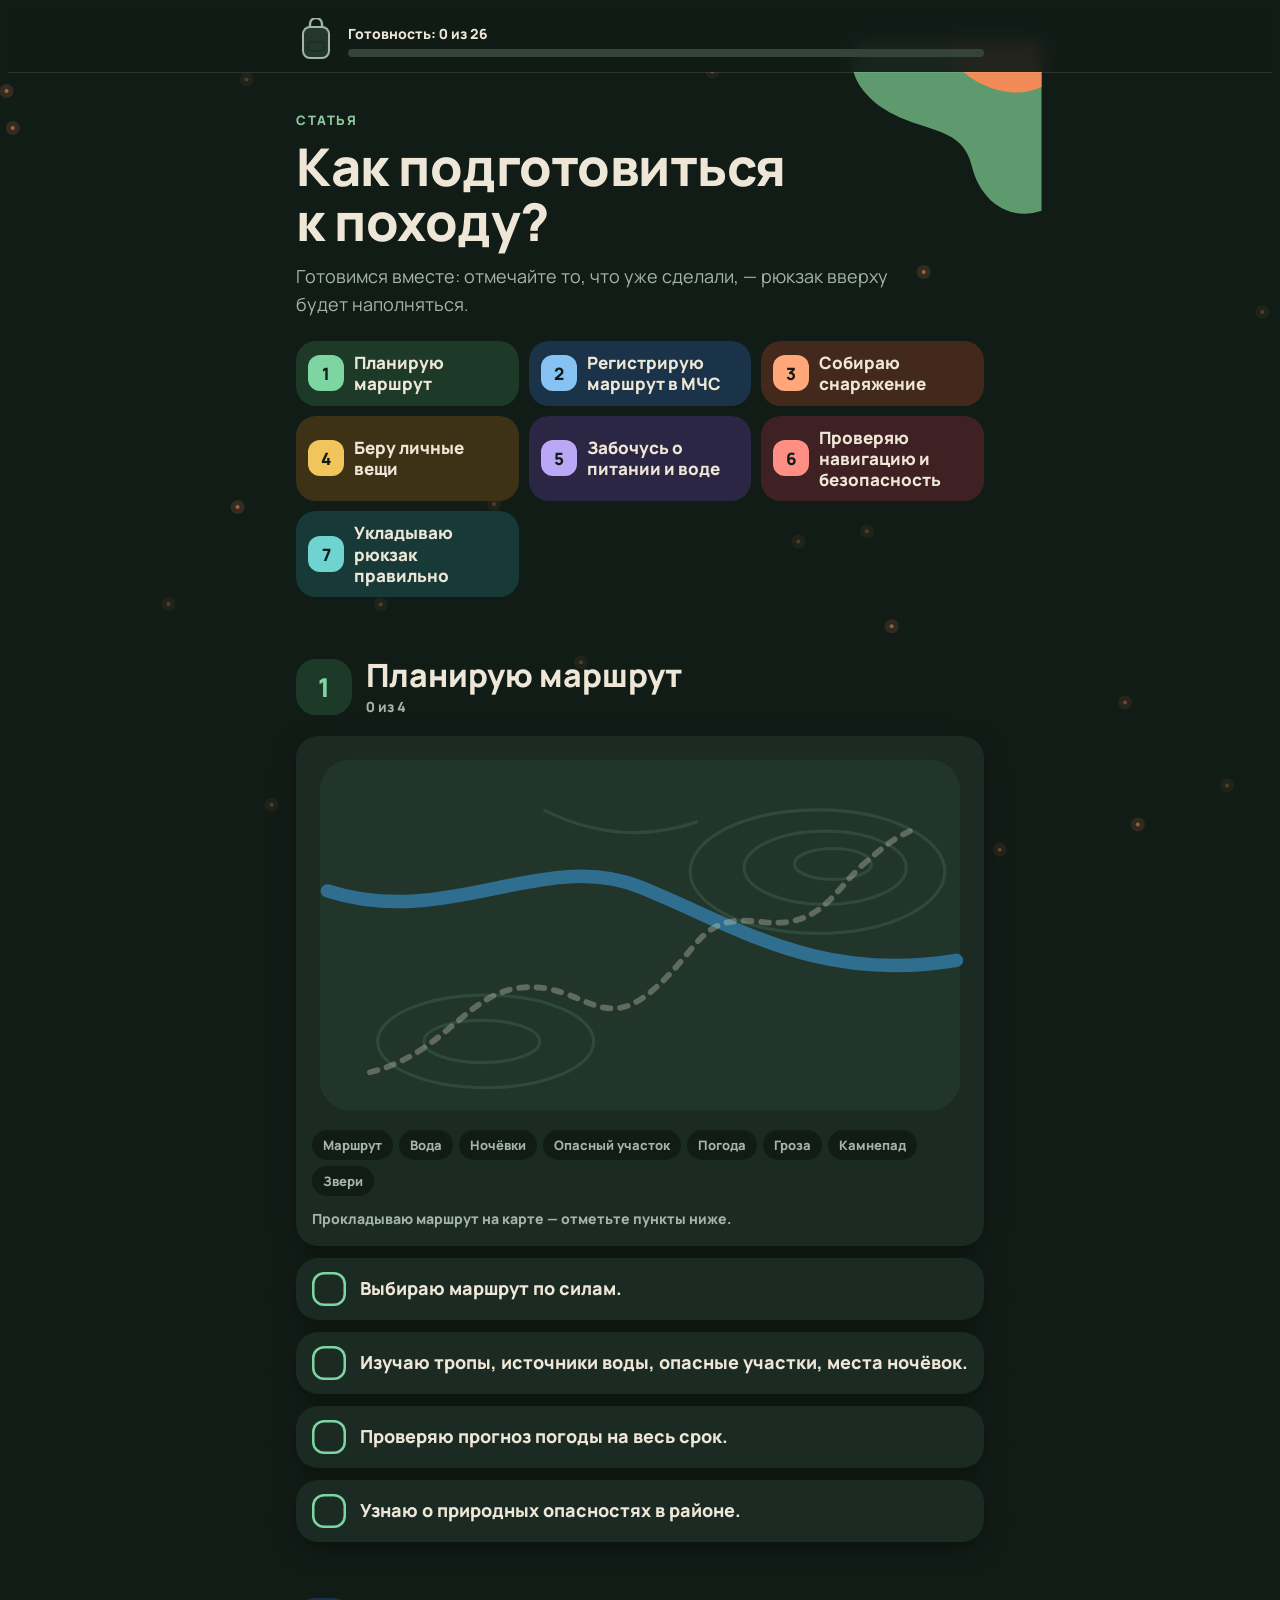
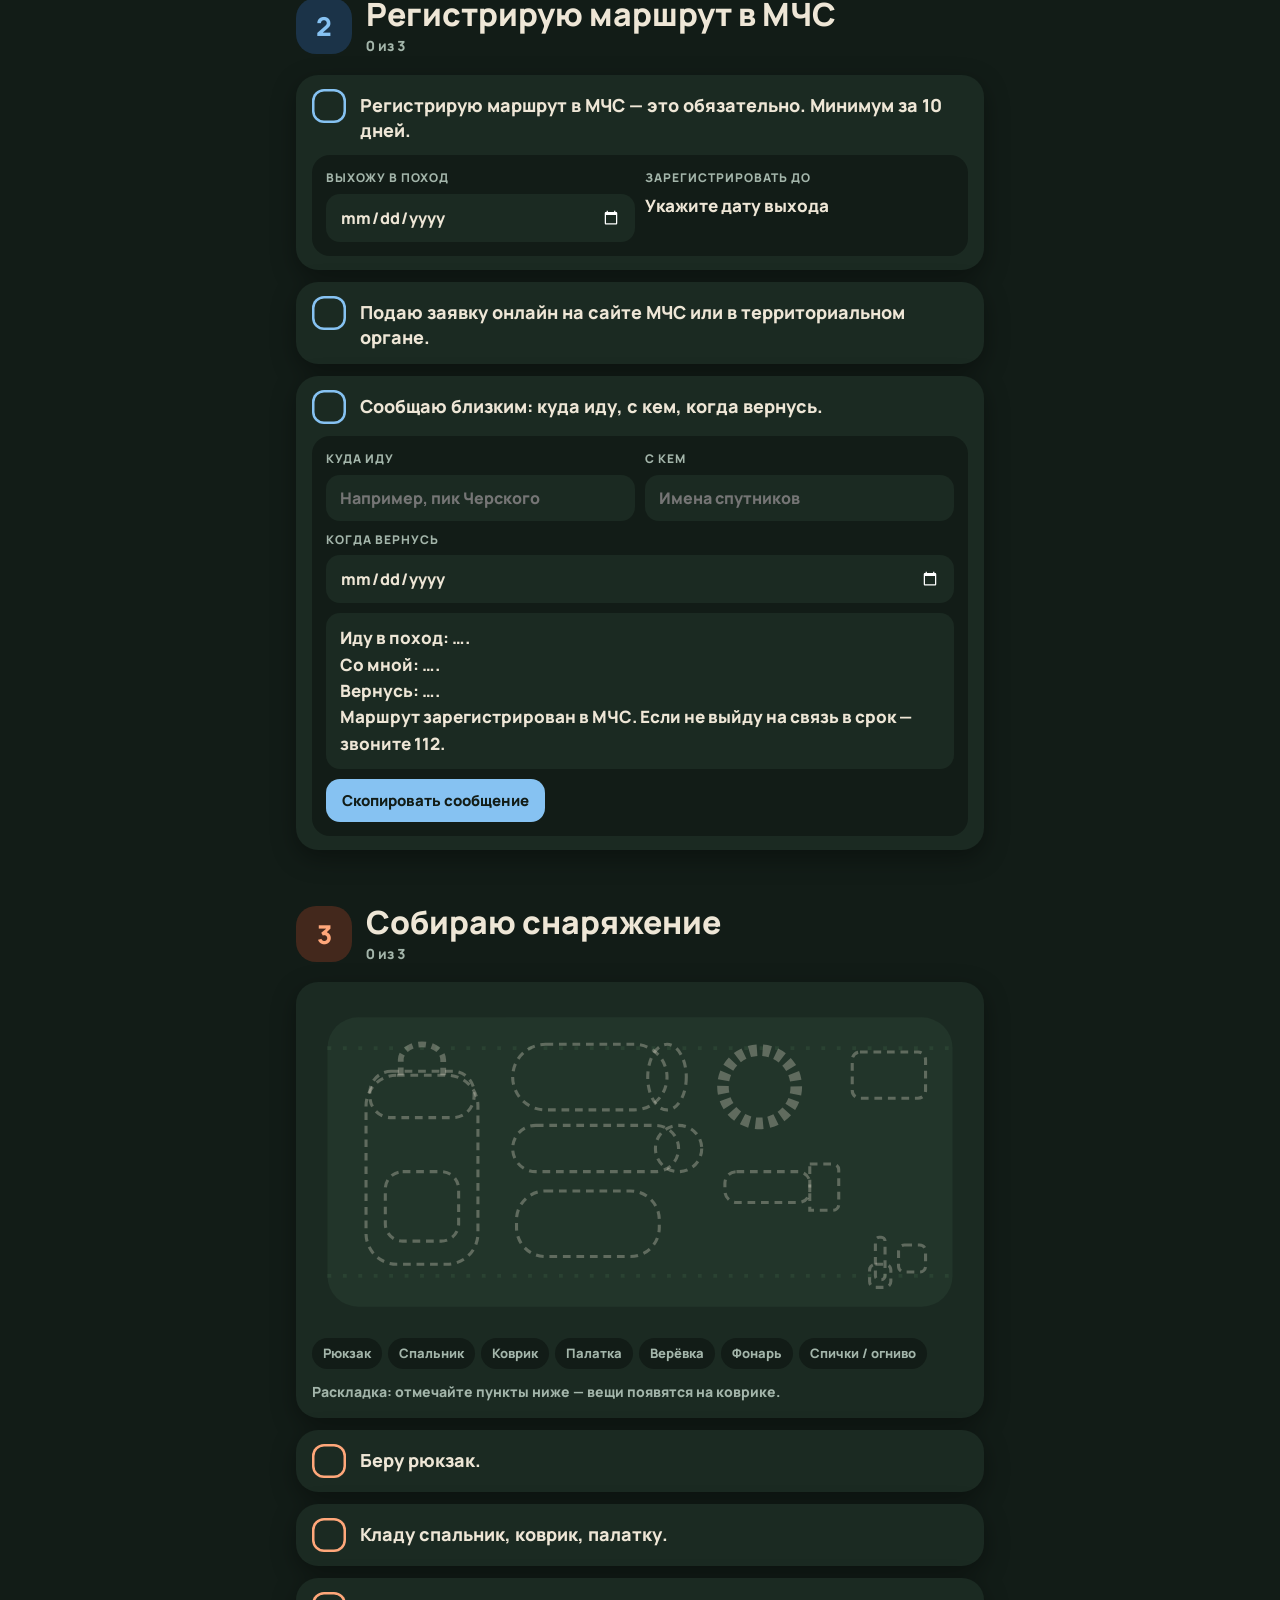
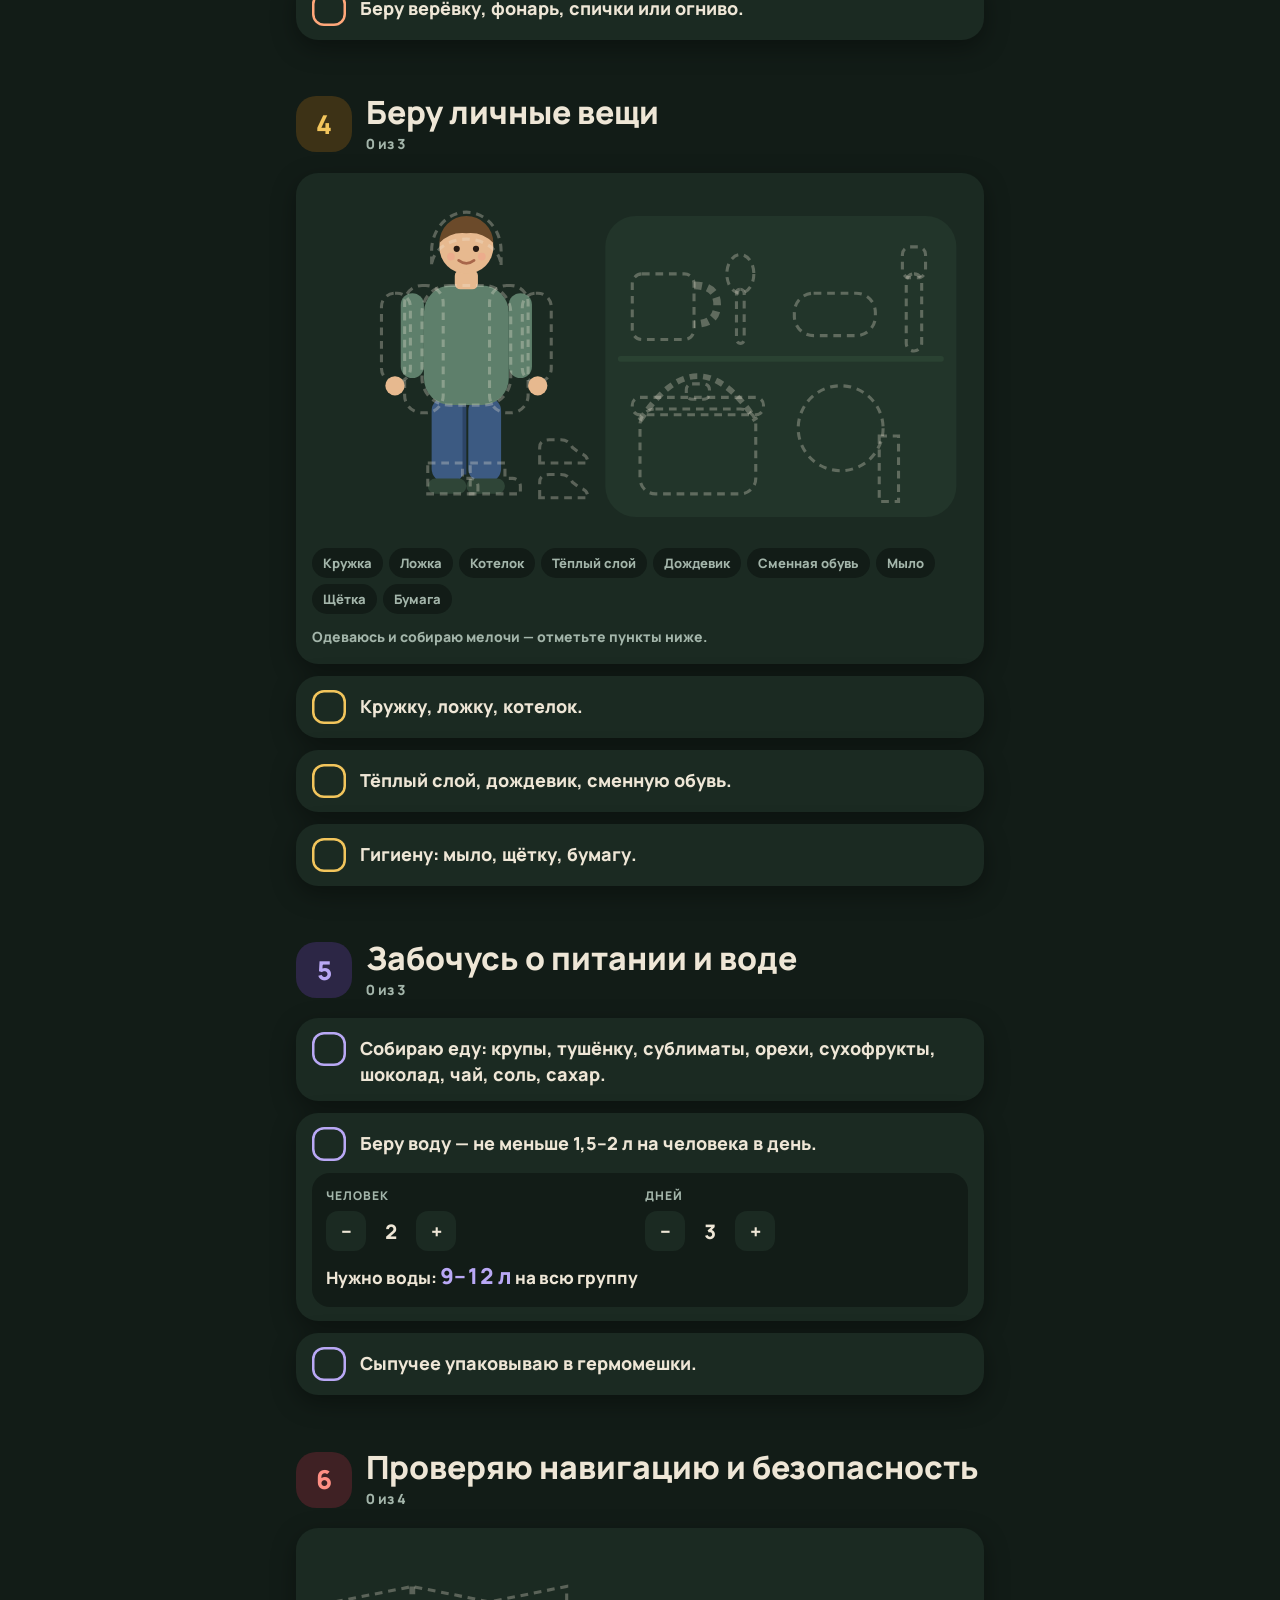
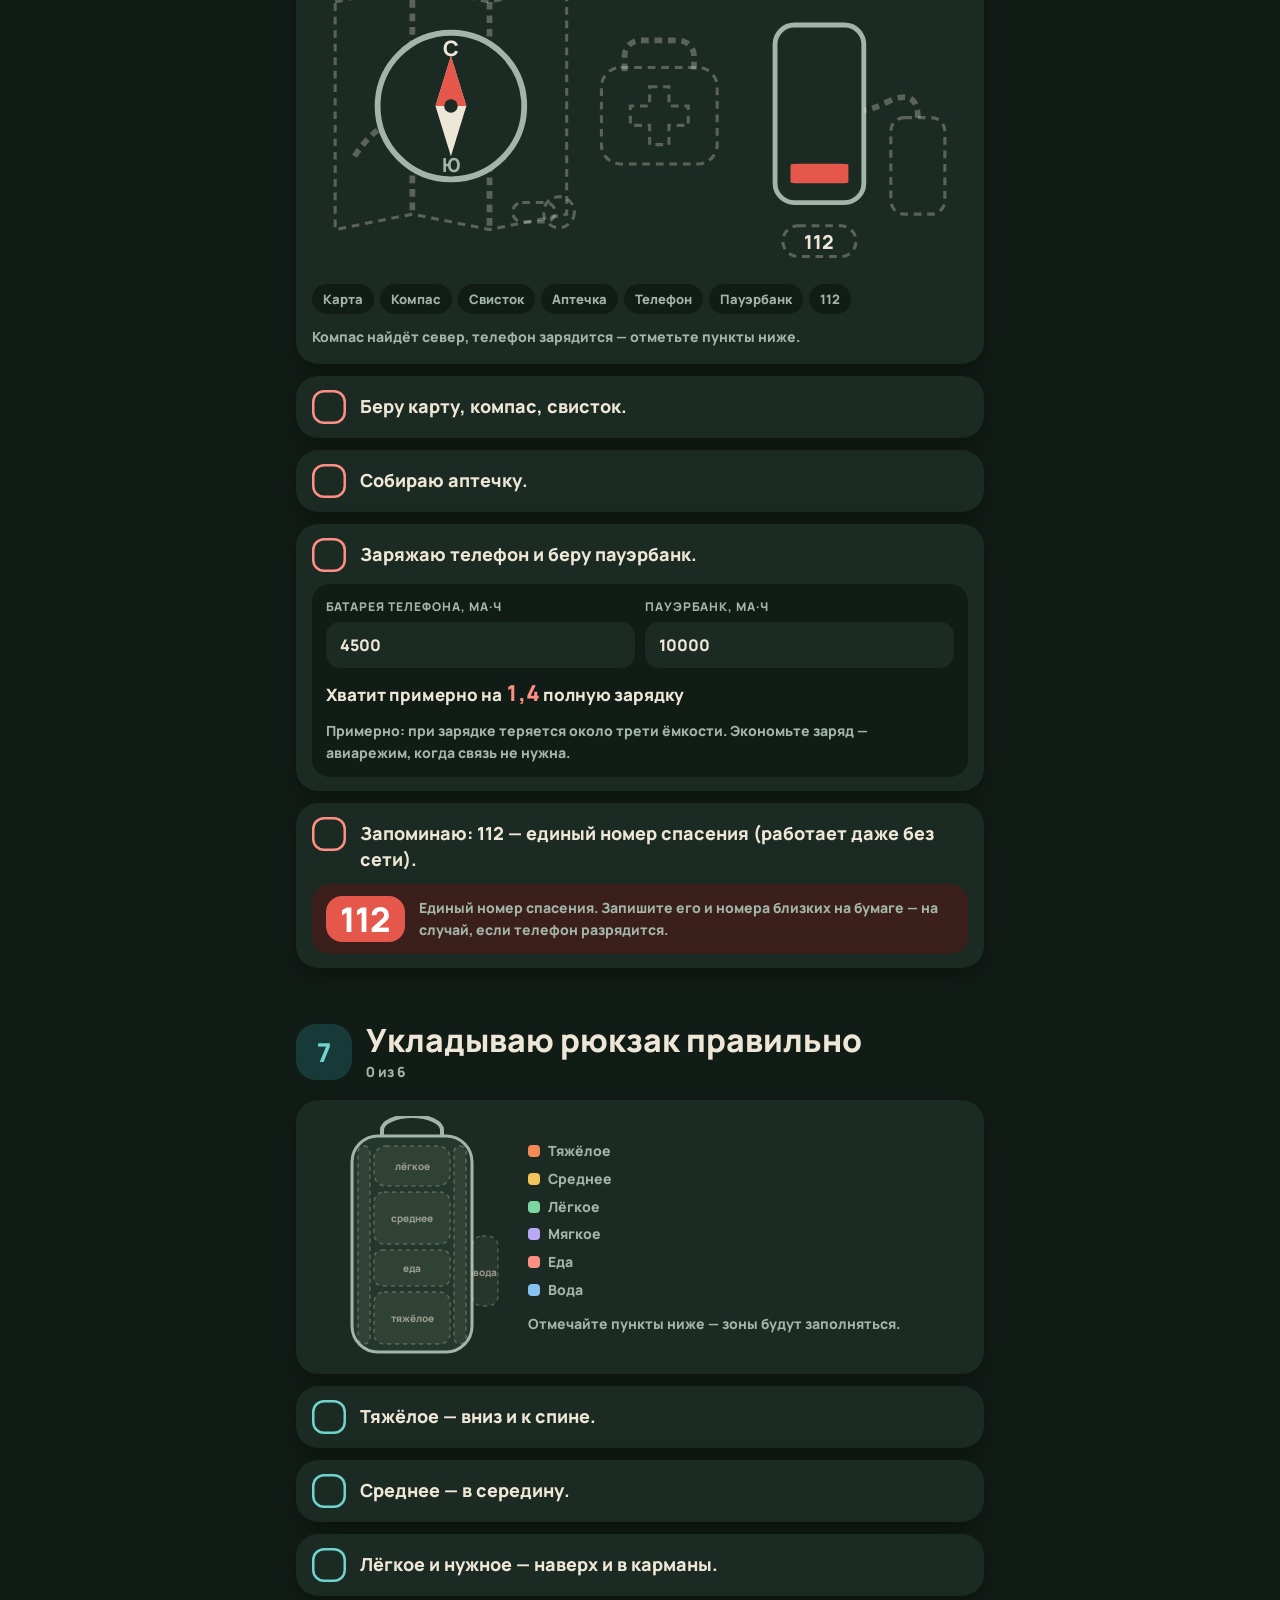
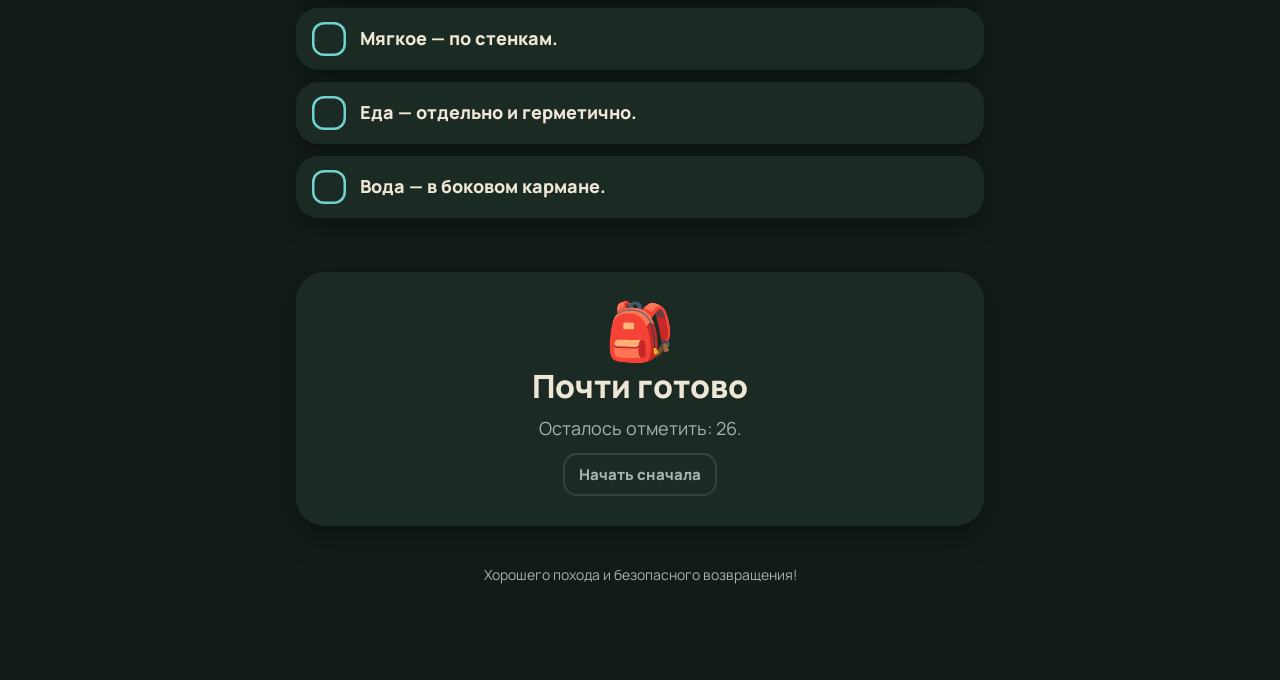
<file: podgotovka/index.html>
<!doctype html>
<html lang="ru">
<head>
<meta charset="utf-8">
<meta name="viewport" content="width=device-width,initial-scale=1,viewport-fit=cover">
<title>Как подготовиться к походу?</title>
<meta name="description" content="Подготовка к походу по шагам: маршрут, регистрация в МЧС, снаряжение, еда и вода, безопасность, укладка рюкзака">
<meta name="theme-color" content="#121C17">
<link href="../assets/fonts/manrope.css" rel="stylesheet">
<style>
/* «Как подготовиться к походу?» — читатель сам выполняет шаги: отмечает дела от первого лица,
   рюкзак вверху наполняется, по ходу — калькуляторы и схема укладки. Тёмно-зелёная тема сайта. */
:root{
  --green:#8FCB9F;--orange:#F38A55;--sand:#34443A;--cream:#121C17;--paper:#1B2A22;--muted:#A3B5AA;--ink:#EEE6D6;
  --line:rgba(238,230,214,.12);--shadow:rgba(0,0,0,.35);--on:#121C17;--red:#E4574A;--red-bg:#3A1F1B;
  --mint:#1D3A29;--mint-c:#7DD6A1;--sky:#1B3348;--sky-c:#86C2F2;--peach:#43281C;--peach-c:#FFA77A;
  --sun:#3D3216;--sun-c:#F2C55C;--lav:#2C2645;--lav-c:#B9A8F5;--coral:#3F2124;--coral-c:#FF8F84;--aqua:#173A39;--aqua-c:#6FD3CF;
  --font:"Manrope",Gilroy,system-ui,-apple-system,"Segoe UI",sans-serif;
  color-scheme:dark;
}
*{box-sizing:border-box;-webkit-tap-highlight-color:transparent}
html{scroll-behavior:smooth;overflow-x:clip}
body{background:var(--cream);color:var(--ink);font-family:var(--font);font-size:17px;line-height:1.55;overflow-x:clip}
button,input{font-family:inherit;color:inherit}
a{color:inherit}
:focus-visible{outline:3px solid var(--orange);outline-offset:3px}
#forest{position:fixed;inset:0;width:100%;height:100%;pointer-events:none;z-index:0}
.wrap{position:relative;z-index:1;max-width:720px;margin:0 auto;padding-left:max(16px,env(safe-area-inset-left,0px));padding-right:max(16px,env(safe-area-inset-right,0px))}
.c1{--tc:var(--mint-c);--tb:var(--mint)}.c2{--tc:var(--sky-c);--tb:var(--sky)}.c3{--tc:var(--peach-c);--tb:var(--peach)}.c4{--tc:var(--sun-c);--tb:var(--sun)}
.c5{--tc:var(--lav-c);--tb:var(--lav)}.c6{--tc:var(--coral-c);--tb:var(--coral)}.c7{--tc:var(--aqua-c);--tb:var(--aqua)}
.kick{font-size:13px;font-weight:800;color:var(--green);text-transform:uppercase;letter-spacing:1.5px}
h1{font-size:clamp(34px,6vw,52px);line-height:1.05;margin:10px 0 0;font-weight:800;letter-spacing:-.5px;text-wrap:balance}
h2{font-size:clamp(24px,4.4vw,32px);line-height:1.15;margin:0;font-weight:800;text-wrap:balance}
.lead{font-size:18px;color:var(--muted);margin:14px 0 0;max-width:56ch}
.blob{position:absolute;pointer-events:none;right:-60px;top:-30px;width:230px;height:180px}

/* верхняя панель готовности */
.bar{position:sticky;top:env(safe-area-inset-top,0px);z-index:10;background:rgba(18,28,23,.92);backdrop-filter:blur(8px);-webkit-backdrop-filter:blur(8px);box-shadow:0 1px 0 var(--line)}
body::before{content:"";position:fixed;inset:0 0 auto;height:env(safe-area-inset-top,0px);z-index:11;background:var(--cream)}
.bar .in{display:flex;align-items:center;gap:12px;padding-block:10px}
.pack{width:40px;height:44px;flex:none;position:relative}
.pack svg{width:100%;height:100%}
.pack.bump{animation:bump .5s cubic-bezier(.2,.9,.3,1.5)}
@keyframes bump{40%{transform:scale(1.18) rotate(-6deg)}}
.meter{flex:1;min-width:0;display:flex;flex-direction:column;gap:5px}
.meter b{font-size:14px;font-weight:800;font-variant-numeric:tabular-nums}
.meter .track{height:8px;border-radius:99px;background:var(--sand);overflow:hidden}
.meter .track i{display:block;height:100%;width:0;border-radius:99px;background:linear-gradient(90deg,var(--green),var(--orange));transition:width .6s cubic-bezier(.4,0,.2,1)}

.hero{position:relative;padding-block:38px 6px}
.toc{display:grid;grid-template-columns:repeat(auto-fill,minmax(200px,1fr));gap:10px;margin-top:22px}
.toc a{display:flex;align-items:center;gap:10px;background:var(--tb);border-radius:20px;padding:11px 12px;text-decoration:none;font-weight:800;line-height:1.25;transition:transform .2s}
.toc a:hover{transform:translateY(-3px)}
.toc a span{width:36px;height:36px;border-radius:12px;display:flex;align-items:center;justify-content:center;background:var(--tc);color:var(--on);flex:none;transition:background .3s}
.toc a.full span{background:var(--tc)}
.toc a.full span::after{content:"✓";position:absolute}
.toc a.full span{color:transparent;position:relative}
.toc a.full span::after{color:var(--on)}

/* главы */
.chap{padding-top:54px;display:flex;flex-direction:column;gap:12px;scroll-margin-top:64px}
.chead{display:flex;align-items:center;gap:14px;margin-bottom:6px}
.chead .num{width:56px;height:56px;border-radius:20px;background:var(--tb);color:var(--tc);display:flex;align-items:center;justify-content:center;font-size:26px;font-weight:800;flex:none;transition:background .4s,color .4s}
.chap.full .chead .num{background:var(--tc);color:var(--on)}
.chead small{display:block;color:var(--muted);font-weight:700;font-size:14px;margin-top:2px;font-variant-numeric:tabular-nums}
.task{display:flex;flex-direction:column;gap:12px;background:var(--paper);border-radius:22px;padding:14px 16px;box-shadow:0 8px 24px var(--shadow);transition:box-shadow .3s,background .3s}
.task.done{background:color-mix(in srgb,var(--paper) 82%,var(--tb))}
.trow{display:flex;gap:14px;align-items:flex-start;cursor:pointer;user-select:none}
.box{flex:none;width:34px;height:34px;border-radius:12px;box-shadow:inset 0 0 0 2.5px var(--tc);display:flex;align-items:center;justify-content:center;transition:background .25s;background:transparent;border:0;padding:0}
.box svg{width:20px;height:20px;stroke:var(--on);stroke-width:3.5;fill:none;stroke-dasharray:24;stroke-dashoffset:24;transition:stroke-dashoffset .35s .05s}
.task.done .box{background:var(--tc)}
.task.done .box svg{stroke-dashoffset:0}
.task.pop .box{animation:bump .45s cubic-bezier(.2,.9,.3,1.5)}
.ttx{font-size:18px;font-weight:700;line-height:1.4;padding-top:4px}
.task.done .ttx{color:var(--muted)}
.ttx small{display:block;font-size:14px;font-weight:600;color:var(--muted);margin-top:3px}
.fly{position:fixed;z-index:30;width:12px;height:12px;border-radius:50%;background:var(--tc);pointer-events:none;transition:transform .65s cubic-bezier(.5,-0.3,.6,1),opacity .65s}

/* виджеты */
.tool{background:var(--cream);border-radius:18px;padding:14px;display:flex;flex-direction:column;gap:10px}
.tool label{font-size:12px;font-weight:800;text-transform:uppercase;letter-spacing:1px;color:var(--muted)}
.tool input{width:100%;border:0;border-radius:14px;background:var(--paper);padding:12px 14px;font-size:16px;font-weight:700;outline:none;box-shadow:inset 0 0 0 2px transparent}
.tool input:focus{box-shadow:inset 0 0 0 2px var(--tc)}
.grid2{display:grid;grid-template-columns:1fr 1fr;gap:10px}
.f{display:flex;flex-direction:column;gap:6px;min-width:0}
.res{font-size:17px;font-weight:700;line-height:1.45}
.res b{color:var(--tc);font-size:22px;font-variant-numeric:tabular-nums}
.msg{background:var(--paper);border-radius:14px;padding:12px 14px;font-weight:600;white-space:pre-wrap}
.btn{align-self:flex-start;border:0;border-radius:14px;padding:11px 16px;font-size:15px;font-weight:800;background:var(--tc);color:var(--on);cursor:pointer}
.step{display:flex;align-items:center;gap:8px}
.step button{width:40px;height:40px;border-radius:12px;border:0;background:var(--paper);font-size:20px;font-weight:800;cursor:pointer}
.step b{min-width:34px;text-align:center;font-size:20px;font-variant-numeric:tabular-nums}
.sos{display:flex;align-items:center;gap:14px;background:var(--red-bg);border-radius:18px;padding:12px 14px}
.sos .n{font-size:34px;font-weight:800;color:#fff;background:var(--red);border-radius:16px;padding:6px 14px;line-height:1}
.warn{font-size:14px;color:var(--muted);font-weight:600}

/* схема укладки рюкзака */
.packmap{display:grid;grid-template-columns:200px 1fr;gap:16px;align-items:center;background:var(--paper);border-radius:22px;padding:16px;box-shadow:0 8px 24px var(--shadow)}
.packmap svg{width:100%;max-width:200px;height:auto;justify-self:center}
.zone{fill:rgba(238,230,214,.06);stroke:rgba(238,230,214,.25);stroke-width:1.5;stroke-dasharray:4 4;transition:fill .5s,stroke .5s}
.zone.on{stroke-dasharray:none;stroke:var(--zc)}
.zone.on{fill:var(--zf)}
.zt{font:800 10px var(--font);fill:rgba(238,230,214,.55);text-anchor:middle;pointer-events:none;transition:fill .4s}
.zt.on{fill:#121C17}
.legend{display:flex;flex-direction:column;gap:6px;font-size:14px;font-weight:700;color:var(--muted)}
.legend span{display:flex;align-items:center;gap:8px}
.legend i{width:12px;height:12px;border-radius:4px;flex:none}
.packmap.pulse{animation:bump .5s}


/* иллюстрации глав 3, 4, 6 */
.vis{background:var(--paper);border-radius:22px;padding:16px;box-shadow:0 8px 24px var(--shadow);display:flex;flex-direction:column;gap:12px}
.vis svg{width:100%;height:auto;display:block}
.vis .cap{font-size:14px;font-weight:600;color:var(--muted)}
.base{fill:#26392E}
.gi{transform-box:fill-box;transform-origin:center}
.gi .sh{fill:transparent;stroke:rgba(238,230,214,.3);stroke-width:1.6;stroke-dasharray:4 3;transition:fill .5s,stroke .5s}
.gi.on .sh{fill:var(--f);stroke:var(--f);stroke-dasharray:none}
.gi .ln{fill:none!important;stroke-width:3}
.gi.on{animation:gpop .55s cubic-bezier(.2,.9,.3,1.5)}
.gi.nopop.on{animation:none}
.dt{opacity:0;transition:opacity .5s .25s}.gi.on .dt{opacity:1}
.route{stroke-dasharray:520;stroke-dashoffset:520;transition:stroke-dashoffset 2s ease-in-out}.gi.on .route{stroke-dashoffset:0}
.pin{opacity:0;transform:scale(.4);transform-box:fill-box;transform-origin:center bottom;transition:opacity .4s var(--d,0ms),transform .55s cubic-bezier(.2,.9,.3,1.5) var(--d,0ms)}.gi.on .pin{opacity:1;transform:none}
@keyframes gpop{0%{transform:scale(.7)}100%{transform:none}}
.vchips{display:flex;flex-wrap:wrap;gap:6px}
.vchips span{padding:5px 11px;border-radius:999px;font-size:13px;font-weight:700;background:var(--cream);color:var(--muted);transition:background .4s,color .4s}
.vchips span.on{background:var(--tc);color:var(--on)}
.beam{opacity:0;transition:opacity .6s .3s}.gi.on .beam{opacity:.45}
.needle{transform-box:fill-box;transform-origin:center;animation:wander 2.6s ease-in-out infinite alternate}
.gi.on .needle{animation:settle 1.8s cubic-bezier(.3,.7,.4,1) forwards}
@keyframes wander{from{transform:rotate(-60deg)}to{transform:rotate(70deg)}}
@keyframes settle{0%{transform:rotate(70deg)}45%{transform:rotate(-30deg)}70%{transform:rotate(12deg)}85%{transform:rotate(-4deg)}100%{transform:rotate(0)}}
.ring{fill:none;stroke:#A3B5AA;stroke-width:3;transition:stroke .6s}.gi.on .ring{stroke:#7DD6A1}
.batt{transform-box:fill-box;transform-origin:center bottom;transform:scaleY(.14);fill:#E4574A;transition:transform 1.6s ease,fill 1.6s}
.gi.on .batt{transform:none;fill:#7DD6A1}
.wave{fill:none;stroke:#FF8F84;stroke-width:3;stroke-linecap:round;opacity:0;transform-box:fill-box;transform-origin:center bottom}
.gi.on .wave{animation:wv 1.8s ease-out infinite}.gi.on .wave:nth-of-type(2){animation-delay:.3s}.gi.on .wave:nth-of-type(3){animation-delay:.6s}
@keyframes wv{0%{opacity:0;transform:scale(.6)}30%{opacity:1}100%{opacity:0;transform:scale(1.15)}}
.steam path{fill:none;stroke:#EEE6D6;stroke-width:2;stroke-linecap:round;opacity:0}
.gi.on .steam path{animation:stm 2.4s ease-out infinite}.gi.on .steam path:nth-child(2){animation-delay:.8s}
@keyframes stm{0%{opacity:0;transform:translateY(4px)}40%{opacity:.6}100%{opacity:0;transform:translateY(-10px)}}

/* телефон: иллюстрация главы прилипает под шапкой, чтобы анимация была видна при отметке пунктов */
@media (max-width:700px){
  .vis,.packmap{position:sticky;top:calc(64px + env(safe-area-inset-top,0px));z-index:5;box-shadow:0 10px 24px rgba(0,0,0,.55)}
  .vis{padding:10px}
  .vis .vchips,.vis .cap,.packmap .legend{display:none}
  .packmap{padding:10px}
  .packmap svg{max-width:150px}
}
.final{margin-top:54px;text-align:center;background:var(--paper);border-radius:28px;padding:30px 20px;display:flex;flex-direction:column;align-items:center;gap:10px;box-shadow:0 10px 30px var(--shadow)}
.final .big{font-size:56px;line-height:1}
.final.ready{box-shadow:0 0 0 3px var(--green),0 10px 30px var(--shadow)}
.final .reset{background:transparent;color:var(--muted);box-shadow:inset 0 0 0 2px var(--sand);align-self:center}
.end{padding-block:24px 80px;text-align:center;color:var(--muted);font-size:14px}
.conf{position:fixed;top:-10px;width:9px;height:14px;z-index:40;pointer-events:none;animation:fall linear forwards}
@keyframes fall{to{transform:translateY(110vh) rotate(720deg)}}
.rv.pre{opacity:0;transform:translateY(22px)}
.rv{transition:opacity .55s cubic-bezier(.2,.8,.2,1),transform .55s cubic-bezier(.2,.8,.2,1)}
@media (max-width:560px){.packmap{grid-template-columns:1fr}.grid2{grid-template-columns:1fr}}
@media (prefers-reduced-motion:reduce){*{animation:none!important;transition:none!important}.rv.pre{opacity:1;transform:none}}
</style>

</head>
<body>
<canvas id="forest" aria-hidden="true"></canvas>
<div class="bar"><div class="wrap in">
  <div class="pack" id="pack" aria-hidden="true"><svg viewBox="0 0 40 44"><defs><clipPath id="pc"><rect x="7" y="9" width="26" height="31" rx="7"/></clipPath></defs>
    <path d="M14 9 V6 a6 6 0 0 1 12 0 V9" fill="none" stroke="#A3B5AA" stroke-width="2.4"/>
    <rect x="7" y="9" width="26" height="31" rx="7" fill="#24372C" stroke="#A3B5AA" stroke-width="2"/>
    <rect id="packfill" clip-path="url(#pc)" x="7" y="40" width="26" height="0" fill="#F38A55" style="transition:y .6s,height .6s"/>
    <rect x="12" y="24" width="16" height="9" rx="3" fill="none" stroke="#121C17" stroke-opacity=".35" stroke-width="1.6"/></svg></div>
  <div class="meter"><b id="mtxt">Готовность: 0 из 0</b><div class="track"><i id="mbar"></i></div></div>
</div></div>

<div class="wrap">
  <header class="hero">
    <svg class="blob" aria-hidden="true" viewBox="0 0 200 160"><path d="M40 0h160v150c-30 10-55-10-62-40-8-34-40-30-70-46C40 50 20 20 40 0z" fill="#5E9A6E"/><path d="M110 0h90v40c-25 12-55 0-70-14-8-8-15-16-20-26z" fill="#F08A57"/></svg>
    <div class="kick">Статья</div>
    <h1>Как подготовиться к походу?</h1>
    <p class="lead">Готовимся вместе: отмечайте то, что уже сделали, — рюкзак вверху будет наполняться.</p>
    <nav class="toc" id="toc" aria-label="Оглавление"></nav>
  </header>
  <main id="chaps"></main>
  <section class="final rv" id="final">
    <div class="big" id="fbig">🎒</div>
    <h2 id="ftitle">Почти готово</h2>
    <p class="lead" id="flead" style="margin:0">Отметьте все пункты — и можно выходить на маршрут.</p>
    <button type="button" class="btn reset" id="reset">Начать сначала</button>
  </section>
  <p class="end">Хорошего похода и безопасного возвращения!</p>
</div>

<script src="../assets/leaf.js"></script>
<script>
(function () {
var CH = [
  {t: 'Планирую маршрут', vis: 'plan', items: [
    'Выбираю маршрут по силам.',
    'Изучаю тропы, источники воды, опасные участки, места ночёвок.',
    'Проверяю прогноз погоды на весь срок.',
    'Узнаю о природных опасностях в районе.']},
  {t: 'Регистрирую маршрут в МЧС', items: [
    {x: 'Регистрирую маршрут в МЧС — это обязательно. Минимум за 10 дней.', tool: 'date'},
    'Подаю заявку онлайн на сайте МЧС или в территориальном органе.',
    {x: 'Сообщаю близким: куда иду, с кем, когда вернусь.', tool: 'msg'}]},
  {t: 'Собираю снаряжение', vis: 'gear', items: ['Беру рюкзак.', 'Кладу спальник, коврик, палатку.', 'Беру верёвку, фонарь, спички или огниво.']},
  {t: 'Беру личные вещи', vis: 'dress', items: ['Кружку, ложку, котелок.', 'Тёплый слой, дождевик, сменную обувь.', 'Гигиену: мыло, щётку, бумагу.']},
  {t: 'Забочусь о питании и воде', items: [
    'Собираю еду: крупы, тушёнку, сублиматы, орехи, сухофрукты, шоколад, чай, соль, сахар.',
    {x: 'Беру воду — не меньше 1,5–2 л на человека в день.', tool: 'water'},
    'Сыпучее упаковываю в гермомешки.']},
  {t: 'Проверяю навигацию и безопасность', vis: 'nav', items: [
    'Беру карту, компас, свисток.',
    'Собираю аптечку.',
    {x: 'Заряжаю телефон и беру пауэрбанк.', tool: 'power'},
    {x: 'Запоминаю: 112 — единый номер спасения (работает даже без сети).', tool: 'sos'}]},
  {t: 'Укладываю рюкзак правильно', map: true, items: [
    {x: 'Тяжёлое — вниз и к спине.', z: 'heavy'},
    {x: 'Среднее — в середину.', z: 'mid'},
    {x: 'Лёгкое и нужное — наверх и в карманы.', z: 'light'},
    {x: 'Мягкое — по стенкам.', z: 'soft'},
    {x: 'Еда — отдельно и герметично.', z: 'food'},
    {x: 'Вода — в боковом кармане.', z: 'water'}]}
];
var esc = function (s) { return String(s).replace(/[&<>"]/g, function (c) { return {'&': '&amp;', '<': '&lt;', '>': '&gt;', '"': '&quot;'}[c]; }); };
var TASKS = []; CH.forEach(function (c, ci) { c.items.forEach(function (it, ii) { var o = typeof it === 'string' ? {x: it} : it; o.id = (ci + 1) + '-' + (ii + 1); o.ci = ci; TASKS.push(o); }); });
var KEY = 'hike-prep-v1', done = {};
try { done = JSON.parse(localStorage.getItem(KEY) || '{}') || {}; } catch (e) { done = {}; }
function save() { try { localStorage.setItem(KEY, JSON.stringify(done)); } catch (e) {} }

document.getElementById('toc').innerHTML = CH.map(function (c, i) { return '<a class="c' + (i + 1) + '" href="#ch' + (i + 1) + '" data-ci="' + i + '"><span>' + (i + 1) + '</span>' + esc(c.t) + '</a>'; }).join('');

var ZONES = {heavy: ['Тяжёлое', '#F38A55', 'rgba(243,138,85,.85)'], mid: ['Среднее', '#F2C55C', 'rgba(242,197,92,.85)'], light: ['Лёгкое', '#7DD6A1', 'rgba(125,214,161,.85)'],
  soft: ['Мягкое', '#B9A8F5', 'rgba(185,168,245,.7)'], food: ['Еда', '#FF8F84', 'rgba(255,143,132,.85)'], water: ['Вода', '#86C2F2', 'rgba(134,194,242,.9)']};
function packMap() {
  var z = function (id, shape, tx, ty, label) { var Z = ZONES[id]; return '<g data-z="' + id + '" style="--zc:' + Z[1] + ';--zf:' + Z[2] + '">' + shape.replace('<SH', '<' ).replace('class="zone"', 'class="zone"') + '<text class="zt" x="' + tx + '" y="' + ty + '">' + label + '</text></g>'; };
  var svg = '<svg viewBox="0 0 200 242" aria-label="Схема укладки рюкзака">' +
    '<path d="M70 22 V14 a30 14 0 0 1 60 0 V22" fill="none" stroke="#A3B5AA" stroke-width="4"/>' +
    '<rect x="40" y="20" width="120" height="216" rx="26" fill="#24372C" stroke="#A3B5AA" stroke-width="3"/>' +
    
    z('soft', '<rect class="zone" x="46" y="30" width="12" height="198" rx="6"/><rect class="zone" x="142" y="30" width="12" height="198" rx="6"/>', 100, 18, '') +
    z('light', '<rect class="zone" x="62" y="30" width="76" height="40" rx="12"/>', 100, 54, 'лёгкое') +
    z('mid', '<rect class="zone" x="62" y="76" width="76" height="52" rx="10"/>', 100, 106, 'среднее') +
    z('food', '<rect class="zone" x="62" y="134" width="76" height="36" rx="8"/>', 100, 156, 'еда') +
    z('heavy', '<rect class="zone" x="62" y="176" width="76" height="52" rx="10"/>', 100, 206, 'тяжёлое') +
    z('water', '<rect class="zone" x="160" y="120" width="26" height="70" rx="10"/>', 173, 160, 'вода') +
    '</svg>';
  var leg = '<div class="legend">' + Object.keys(ZONES).map(function (k) { return '<span><i style="background:' + ZONES[k][1] + '"></i>' + ZONES[k][0] + '</span>'; }).join('') + '<span style="margin-top:6px;font-weight:600">Отмечайте пункты ниже — зоны будут заполняться.</span></div>';
  return '<div class="packmap rv" id="packmap">' + svg + leg + '</div>';
}

var VIS = {
  plan: function () {
    var pin = function (d, x, y, inner) { return '<g transform="translate(' + x + ' ' + y + ')"><g class="pin" style="--d:' + d + 'ms">' + inner + '</g></g>'; };
    var drop = '<path d="M0 -14 C5 -7 7 -4 7 0 a7 7 0 0 1 -14 0 c0 -4 2 -7 7 -14z" fill="#86C2F2" stroke="#1B2A22" stroke-width="1.5"/><path d="M-3 -1 a3 3 0 0 0 2 3" stroke="#EEF7FF" stroke-width="1.5" fill="none"/>';
    var tent = '<path d="M-11 0 L0 -16 L11 0Z" fill="#F38A55" stroke="#1B2A22" stroke-width="1.5"/><path d="M0 -16 L4 0 H-4Z" fill="#2A1C14"/>';
    var warn = '<path d="M0 -16 L12 4 H-12Z" fill="#F2C55C" stroke="#1B2A22" stroke-width="1.5"/><rect x="-1.4" y="-9" width="2.8" height="7" rx="1.2" fill="#1B2A22"/><circle cx="0" cy="0.5" r="1.6" fill="#1B2A22"/>';
    var bolt = '<circle r="11" fill="#3F2124" stroke="#FF8F84" stroke-width="1.5"/><path d="M2 -8 L-5 1 H0 L-2 8 L5 -1 H0Z" fill="#FFD36E"/>';
    var rocks = '<circle r="11" fill="#3F2124" stroke="#FF8F84" stroke-width="1.5"/><ellipse cx="-3" cy="3" rx="4" ry="3" fill="#A3A397"/><ellipse cx="3" cy="-2" rx="3" ry="2.5" fill="#C9C9BC"/><ellipse cx="4" cy="5" rx="2.5" ry="2" fill="#8E9085"/>';
    var paw = '<circle r="11" fill="#3F2124" stroke="#FF8F84" stroke-width="1.5"/><ellipse cx="0" cy="3" rx="4.5" ry="3.5" fill="#EEE6D6"/><circle cx="-5" cy="-3" r="1.8" fill="#EEE6D6"/><circle cx="-1.8" cy="-5.5" r="1.8" fill="#EEE6D6"/><circle cx="1.8" cy="-5.5" r="1.8" fill="#EEE6D6"/><circle cx="5" cy="-3" r="1.8" fill="#EEE6D6"/>';
    var sun = '<circle r="5" fill="#FFD36E"/><path d="M0 -9v2M0 7v2M-9 0h2M7 0h2M-6.4 -6.4l1.4 1.4M5 5l1.4 1.4M-6.4 6.4l1.4 -1.4M5 -5l1.4 -1.4" stroke="#FFD36E" stroke-width="1.6" stroke-linecap="round"/>';
    var cloud = '<path d="M-8 3 a4 4 0 0 1 1 -8 a6 6 0 0 1 11 0 a4 4 0 0 1 4 8z" fill="#C9D3DC"/>';
    var rain = cloud + '<path d="M-5 6 l-2 4 M0 6 l-2 4 M5 6 l-2 4" stroke="#86C2F2" stroke-width="1.6" stroke-linecap="round"/>';
    var day = function (i, icon) { var x = 16 + i * 52; return '<g class="pin" style="--d:' + (i * 140) + 'ms"><rect x="' + x + '" y="8" width="46" height="34" rx="9" fill="#1B3348"/><g transform="translate(' + (x + 23) + ' 22)">' + icon + '</g><text x="' + (x + 23) + '" y="38" text-anchor="middle" style="font:800 7px var(--font);fill:#A9C3DE">' + (i + 1) + ' день</text></g>'; };
    var R = 'M30 166 C70 156 80 124 110 122 S150 146 176 124 S200 84 232 88 S270 72 286 58 S304 44 312 40';
    return '<div class="vis rv"><svg viewBox="0 0 340 190" aria-label="Карта маршрута">' +
      '<rect x="4" y="4" width="332" height="182" rx="16" fill="#22352A"/>' +
      '<g fill="none" stroke="#2F4A3A" stroke-width="1.6"><ellipse cx="262" cy="62" rx="66" ry="32"/><ellipse cx="266" cy="60" rx="42" ry="19"/><ellipse cx="270" cy="58" rx="20" ry="8"/><ellipse cx="90" cy="150" rx="56" ry="24"/><ellipse cx="88" cy="150" rx="30" ry="11"/><path d="M120 30 q40 20 80 6"/></g>' +
      '<path d="M8 72 C70 92 120 50 170 70 S262 120 334 108" fill="none" stroke="#2F6E8F" stroke-width="7" stroke-linecap="round"/>' +
      '<g class="gi nopop" data-t="1-1"><path d="' + R + '" fill="none" stroke="rgba(238,230,214,.3)" stroke-width="3" stroke-dasharray="4 5" stroke-linecap="round"/>' +
      '<path class="route" d="' + R + '" fill="none" stroke="#F38A55" stroke-width="4.5" stroke-linecap="round"/>' +
      pin(0, 30, 166, '<circle r="6" fill="#7DD6A1" stroke="#1B2A22" stroke-width="2"/>') +
      pin(1800, 312, 40, '<path d="M0 0 V-22" stroke="#EEE6D6" stroke-width="2"/><path d="M0 -22 h14 l-4 5 l4 5 h-14z" fill="#F38A55"/>') + '</g>' +
      '<g class="gi nopop" data-t="1-2">' + pin(0, 152, 66, drop) + pin(150, 292, 108, drop) + pin(300, 110, 120, tent) + pin(450, 232, 86, tent) + pin(600, 270, 76, warn) + '</g>' +
      '<g class="gi nopop" data-t="1-3">' + day(0, sun) + day(1, cloud) + day(2, rain) + day(3, sun) + '</g>' +
      '<g class="gi nopop" data-t="1-4">' + pin(0, 56, 104, bolt) + pin(180, 318, 82, rocks) + pin(360, 160, 168, paw) + '</g>' +
      '</svg><div class="vchips">' + [['1-1', 'Маршрут'], ['1-2', 'Вода'], ['1-2', 'Ночёвки'], ['1-2', 'Опасный участок'], ['1-3', 'Погода'], ['1-4', 'Гроза'], ['1-4', 'Камнепад'], ['1-4', 'Звери']].map(function (x) { return '<span data-t="' + x[0] + '">' + x[1] + '</span>'; }).join('') + '</div><div class="cap">Прокладываю маршрут на карте — отметьте пункты ниже.</div></div>';
  },
  gear: function () {
    return '<div class="vis rv"><svg viewBox="0 0 340 170" aria-label="Раскладка снаряжения">' +
      '<rect x="8" y="10" width="324" height="150" rx="16" fill="#22352A"/><path d="M8 26 H332 M8 144 H332" stroke="#2A4232" stroke-width="2" stroke-dasharray="2 6"/>' +
      // рюкзак
      '<g class="gi" data-t="3-1"><path class="sh ln" style="--f:#8A4A26" d="M46 40 v-8 a11 8 0 0 1 22 0 v8"/>' +
      '<rect class="sh" style="--f:#E2602A" x="28" y="40" width="58" height="98" rx="16"/><rect class="sh" style="--f:#C24E1D" x="30" y="38" width="54" height="24" rx="11"/><rect class="sh" style="--f:#C24E1D" x="38" y="90" width="38" height="36" rx="9"/>' +
      '<g class="dt"><rect x="42" y="56" width="5" height="18" rx="2" fill="#2A1C14"/><rect x="67" y="56" width="5" height="18" rx="2" fill="#2A1C14"/><rect x="41" y="70" width="7" height="5" rx="1.5" fill="#EEE6D6"/><rect x="66" y="70" width="7" height="5" rx="1.5" fill="#EEE6D6"/>' +
      '<path d="M43 96 h28" stroke="#F3C9A8" stroke-width="2" stroke-linecap="round"/><rect x="68" y="94" width="4" height="7" rx="1.5" fill="#EEE6D6"/><path d="M28 72 h4 M28 104 h4 M82 72 h4 M82 104 h4" stroke="#2A1C14" stroke-width="3"/>' +
      '<path d="M50 130 q7 8 14 0" stroke="#2A1C14" stroke-width="3" fill="none"/><path d="M36 50 h42" stroke="#E2602A" stroke-width="1.5" stroke-dasharray="3 3"/></g></g>' +
      // спальник, коврик, палатка
      '<g class="gi" data-t="3-2"><rect class="sh" style="--f:#86C2F2" x="104" y="24" width="80" height="34" rx="17"/><ellipse class="sh" style="--f:#5C9BD1" cx="184" cy="41" rx="10" ry="17"/>' +
      '<g class="dt" fill="none" stroke="#5C9BD1" stroke-width="2"><path d="M122 26 q-4 15 0 30 M140 25 q-4 16 0 32 M158 25 q-4 16 0 32"/><path d="M184 35 a5 6 0 1 0 2 10" stroke="#2C6FA8"/><path d="M193 45 q6 4 2 10" stroke="#EEE6D6" stroke-width="1.5"/><circle cx="195" cy="56" r="2" fill="#EEE6D6" stroke="none"/></g>' +
      '<rect class="sh" style="--f:#7DD6A1" x="104" y="66" width="86" height="24" rx="12"/><circle class="sh" style="--f:#4FA877" cx="190" cy="78" r="12"/>' +
      '<g class="dt"><path d="M190 78 m-2 0 a2 2 0 1 1 4 0 a5 5 0 1 1 -10 0 a8 8 0 1 1 16 0" fill="none" stroke="#2E7A51" stroke-width="1.6"/><rect x="122" y="66" width="7" height="24" fill="#2A4A38"/><rect x="164" y="66" width="7" height="24" fill="#2A4A38"/><path d="M136 70 v16 M146 70 v16 M156 70 v16" stroke="#5FBF8A" stroke-width="1.5"/></g>' +
      '<rect class="sh" style="--f:#F2C55C" x="106" y="100" width="74" height="34" rx="15"/>' +
      '<g class="dt"><rect x="94" y="108" width="14" height="3" rx="1.5" fill="#A3A397"/><rect x="96" y="114" width="12" height="3" rx="1.5" fill="#A3A397"/><rect x="98" y="120" width="10" height="3" rx="1.5" fill="#A3A397"/>' +
      '<rect x="124" y="100" width="6" height="34" fill="#C99A2E"/><rect x="156" y="100" width="6" height="34" fill="#C99A2E"/><path d="M138 124 l5 -9 l5 9z" fill="#8A6A18"/><path d="M180 112 q8 2 6 10 q-2 6 2 8" stroke="#8A6A18" stroke-width="1.6" fill="none"/></g></g>' +
      // верёвка, фонарь, спички, огниво
      '<g class="gi" data-t="3-3"><circle class="sh ln" style="--f:#C9B79C;stroke-width:6" cx="232" cy="46" r="19"/>' +
      '<g class="dt" fill="none" stroke-linecap="round"><circle cx="232" cy="46" r="13" stroke="#B8A486" stroke-width="4"/><circle cx="232" cy="46" r="7.5" stroke="#A88A63" stroke-width="3.5"/><path d="M247 58 q10 8 4 18" stroke="#C9B79C" stroke-width="4"/><rect x="226" y="24" width="12" height="7" rx="2" fill="#8A6A48" stroke="none"/></g>' +
      '<rect class="sh" style="--f:#B9A8F5" x="214" y="90" width="44" height="16" rx="6"/><path class="sh" style="--f:#9A86E8" d="M258 86 h12 a3 3 0 0 1 3 3 v18 a3 3 0 0 1 -3 3 h-12z"/>' +
      '<g class="dt"><path d="M222 92 v12 M227 92 v12 M232 92 v12 M237 92 v12" stroke="#8C78D8" stroke-width="1.6"/><circle cx="248" cy="98" r="2.6" fill="#EEE6D6"/><rect x="270" y="88" width="3" height="20" rx="1" fill="#FFF3C4"/><path d="M214 96 q-6 0 -6 6" stroke="#5A6066" stroke-width="1.6" fill="none"/></g>' +
      '<path class="beam" d="M274 89 L322 74 L322 122 L274 107Z" fill="#FFF3C4"/>' +
      '<rect class="sh" style="--f:#FF8F84" x="280" y="28" width="38" height="24" rx="4"/>' +
      '<g class="dt"><rect x="280" y="28" width="38" height="5" fill="#7A3A35"/><path d="M299 36 q5 6 0 12 q-5 -6 0 -12" fill="#FFD36E"/><rect x="306" y="12" width="2.6" height="16" rx="1" fill="#E8D7B0" transform="rotate(20 307 20)"/><circle cx="310" cy="12" r="2.6" fill="#D93A2B"/></g>' +
      '<rect class="sh" style="--f:#8E9085" x="292" y="124" width="5" height="22" rx="2"/><rect class="sh" style="--f:#A88A63" x="289" y="138" width="11" height="12" rx="3"/><rect class="sh" style="--f:#C9C9C9" x="304" y="128" width="14" height="14" rx="3"/>' +
      '<g class="dt"><path d="M294 150 q-6 6 2 8 q8 2 12 -6 q2 -6 4 -10" stroke="#EEE6D6" stroke-width="1.4" fill="none"/><path d="M304 132 h14" stroke="#8E9085" stroke-width="1.5"/></g></g>' +
      '</svg><div class="vchips">' + [['3-1', 'Рюкзак'], ['3-2', 'Спальник'], ['3-2', 'Коврик'], ['3-2', 'Палатка'], ['3-3', 'Верёвка'], ['3-3', 'Фонарь'], ['3-3', 'Спички / огниво']].map(function (x) { return '<span data-t="' + x[0] + '">' + x[1] + '</span>'; }).join('') + '</div><div class="cap">Раскладка: отмечайте пункты ниже — вещи появятся на коврике.</div></div>';
  },
  dress: function () {
    return '<div class="vis rv"><svg viewBox="0 0 340 180" aria-label="Личные вещи">' +
      // турист: база (футболка, брюки, лицо)
      '<rect x="62" y="108" width="17" height="44" rx="7" fill="#3C5A82"/><rect x="81" y="108" width="17" height="44" rx="7" fill="#3C5A82"/><path d="M79 112 v36" stroke="#2C4466" stroke-width="2"/>' +
      '<rect x="58" y="50" width="44" height="62" rx="14" fill="#5E7F6B"/><rect x="46" y="54" width="12" height="44" rx="6" fill="#5E7F6B"/><rect x="102" y="54" width="12" height="44" rx="6" fill="#5E7F6B"/>' +
      '<rect x="74" y="42" width="12" height="10" rx="3" fill="#E7B98F"/>' +
      '<circle cx="80" cy="30" r="14" fill="#E7B98F"/><path d="M66 28 a14 14 0 0 1 28 0 q-6 -6 -14 -5 q-8 -1 -14 5z" fill="#6B4A2A"/>' +
      '<circle cx="75" cy="31" r="1.6" fill="#2A1C14"/><circle cx="85" cy="31" r="1.6" fill="#2A1C14"/><path d="M76 37 q4 3 8 0" stroke="#A8664A" stroke-width="1.4" fill="none" stroke-linecap="round"/><circle cx="72" cy="35" r="2" fill="#F2A08A" opacity=".5"/><circle cx="88" cy="35" r="2" fill="#F2A08A" opacity=".5"/>' +
      '<rect x="60" y="150" width="20" height="8" rx="4" fill="#2F4537"/><rect x="80" y="150" width="20" height="8" rx="4" fill="#2F4537"/>' +
      '<g class="gi" data-t="4-2">' +
      // флиска
      '<rect class="sh" style="--f:#F38A55" x="57" y="50" width="46" height="62" rx="14"/>' +
      '<g class="dt"><path d="M68 50 l12 11 l12 -11" fill="#E27040" stroke="#C24E1D" stroke-width="2" stroke-linejoin="round"/><path d="M80 61 v48" stroke="#C24E1D" stroke-width="2"/><rect x="78" y="62" width="4" height="6" rx="1" fill="#EEE6D6"/><path d="M60 100 h40" stroke="#E27040" stroke-width="3"/></g>' +
      // дождевик
      '<path class="sh" style="--f:#3F8FD0" d="M62 32 a18 20 0 0 1 36 0 v8 a18 14 0 0 0 -36 0z"/>' +
      '<rect class="sh" style="--f:#3F8FD0" x="48" y="50" width="20" height="66" rx="9"/><rect class="sh" style="--f:#3F8FD0" x="92" y="50" width="20" height="66" rx="9"/>' +
      '<rect class="sh" style="--f:#3F8FD0" x="36" y="54" width="15" height="46" rx="7"/><rect class="sh" style="--f:#3F8FD0" x="109" y="54" width="15" height="46" rx="7"/>' +
      '<g class="dt"><path d="M67 54 v60 M93 54 v60" stroke="#2C6FA8" stroke-width="2" stroke-dasharray="2 2"/><rect x="51" y="80" width="12" height="4" rx="2" fill="#2C6FA8"/><rect x="97" y="80" width="12" height="4" rx="2" fill="#2C6FA8"/>' +
      '<path d="M36 92 h15 M109 92 h15" stroke="#E6F1FA" stroke-width="2"/><path d="M68 42 l-2 10 M92 42 l2 10" stroke="#EEE6D6" stroke-width="1.4"/><circle cx="66" cy="53" r="1.8" fill="#EEE6D6"/><circle cx="94" cy="53" r="1.8" fill="#EEE6D6"/></g>' +
      // ботинки
      '<path class="sh" style="--f:#7A5230" d="M60 142 h18 v8 h4 a4 4 0 0 1 4 4 v4 h-26z"/><path class="sh" style="--f:#7A5230" d="M82 142 h18 v8 h4 a4 4 0 0 1 4 4 v4 h-26z"/>' +
      '<g class="dt"><rect x="59" y="156" width="28" height="4" rx="1.5" fill="#2A1C14"/><rect x="81" y="156" width="28" height="4" rx="1.5" fill="#2A1C14"/><path d="M64 145 l8 4 M72 145 l-8 4 M86 145 l8 4 M94 145 l-8 4" stroke="#EEE6D6" stroke-width="1.3"/></g>' +
      // сменная обувь
      '<path class="sh" style="--f:#F2C55C" d="M118 160 v-8 q0 -4 5 -4 h6 q4 0 6 4 l4 3 q4 1 4 5z"/><path class="sh" style="--f:#F2C55C" d="M118 142 v-8 q0 -4 5 -4 h6 q4 0 6 4 l4 3 q4 1 4 5z"/>' +
      '<g class="dt"><rect x="118" y="158" width="25" height="3" rx="1.5" fill="#EEE6D6"/><rect x="118" y="140" width="25" height="3" rx="1.5" fill="#EEE6D6"/><circle cx="126" cy="152" r="1" fill="#8A6A18"/><circle cx="130" cy="152" r="1" fill="#8A6A18"/><circle cx="126" cy="134" r="1" fill="#8A6A18"/><circle cx="130" cy="134" r="1" fill="#8A6A18"/></g></g>' +
      '<circle cx="43" cy="102" r="5" fill="#E7B98F"/><circle cx="117" cy="102" r="5" fill="#E7B98F"/>' +
      // полка
      '<rect x="152" y="14" width="182" height="156" rx="16" fill="#22352A"/><path d="M160 88 H326" stroke="#2A4232" stroke-width="3" stroke-linecap="round"/>' +
      '<g class="gi" data-t="4-1"><rect class="sh" style="--f:#EEE6D6" x="166" y="44" width="32" height="34" rx="5"/><path class="sh ln" style="--f:#EEE6D6;stroke-width:4" d="M198 50 q12 0 12 10 q0 10 -12 10"/>' +
      '<g class="dt"><rect x="166" y="44" width="32" height="4" rx="2" fill="#2B5C8A"/><rect x="166" y="74" width="32" height="4" rx="2" fill="#2B5C8A"/><path d="M182 58 l3 5 l-3 5 l-3 -5z" fill="#3F8FD0"/><path d="M168 50 v20" stroke="#FFFFFF" stroke-width="2" opacity=".6"/></g>' +
      '<g class="steam"><path d="M176 40 q-4 -8 0 -14"/><path d="M188 40 q4 -8 0 -14"/></g>' +
      '<ellipse class="sh" style="--f:#D8D8D8" cx="222" cy="44" rx="7" ry="10"/><rect class="sh" style="--f:#D8D8D8" x="220" y="52" width="4" height="28" rx="2"/>' +
      '<g class="dt"><ellipse cx="220" cy="41" rx="2" ry="4" fill="#FFFFFF" opacity=".7"/><rect x="219" y="70" width="6" height="10" rx="3" fill="#A8B4BF"/></g>' +
      '<path class="sh ln" style="--f:#6E7A86" d="M170 120 q30 -46 60 0"/><rect class="sh" style="--f:#8E9AA6" x="170" y="114" width="60" height="44" rx="8"/><rect class="sh" style="--f:#A8B4BF" x="166" y="108" width="68" height="9" rx="4"/><rect class="sh" style="--f:#5A6066" x="194" y="101" width="12" height="8" rx="3"/>' +
      '<g class="dt"><rect x="170" y="146" width="60" height="12" rx="6" fill="#3A3F44"/><path d="M178 120 v22" stroke="#C9D3DC" stroke-width="2.4" opacity=".7"/><rect x="166" y="124" width="6" height="4" rx="2" fill="#5A6066"/><rect x="228" y="124" width="6" height="4" rx="2" fill="#5A6066"/></g>' +
      '<g class="steam"><path d="M192 98 q-4 -8 0 -14"/><path d="M208 98 q4 -8 0 -14"/></g></g>' +
      '<g class="gi" data-t="4-3"><rect class="sh" style="--f:#F7B5C8" x="250" y="54" width="42" height="22" rx="10"/>' +
      '<g class="dt"><rect x="246" y="72" width="50" height="8" rx="4" fill="#86C2F2"/><path d="M262 64 h18" stroke="#E58AA6" stroke-width="2" stroke-linecap="round"/><circle cx="258" cy="46" r="4" fill="none" stroke="#EEE6D6" stroke-width="1.4"/><circle cx="268" cy="40" r="3" fill="none" stroke="#EEE6D6" stroke-width="1.4"/><circle cx="276" cy="46" r="2.4" fill="none" stroke="#EEE6D6" stroke-width="1.4"/></g>' +
      '<rect class="sh" style="--f:#B9A8F5" x="308" y="44" width="8" height="40" rx="4"/><rect class="sh" style="--f:#9A86E8" x="306" y="30" width="12" height="16" rx="4"/>' +
      '<g class="dt"><path d="M308 26 v6 M311 25 v7 M314 25 v7 M317 26 v6" stroke="#FFFFFF" stroke-width="2" stroke-linecap="round"/><rect x="307" y="62" width="10" height="12" rx="4" fill="#7C66D0"/><path d="M314 30 v-6" stroke="#86C2F2" stroke-width="2" stroke-linecap="round"/></g>' +
      '<circle class="sh" style="--f:#F5F0E6" cx="274" cy="124" r="22"/><path class="sh" style="--f:#F5F0E6" d="M294 128 h10 v34 h-10z"/>' +
      '<g class="dt"><circle cx="274" cy="124" r="15" fill="none" stroke="#E2DACB" stroke-width="1.4"/><circle cx="274" cy="124" r="7" fill="#C9B79C"/><circle cx="274" cy="124" r="3" fill="#8A7458"/><path d="M294 140 h10 M294 152 h10" stroke="#C9C0AE" stroke-width="1.2" stroke-dasharray="2 2"/></g></g>' +
      '</svg><div class="vchips">' + [['4-1', 'Кружка'], ['4-1', 'Ложка'], ['4-1', 'Котелок'], ['4-2', 'Тёплый слой'], ['4-2', 'Дождевик'], ['4-2', 'Сменная обувь'], ['4-3', 'Мыло'], ['4-3', 'Щётка'], ['4-3', 'Бумага']].map(function (x) { return '<span data-t="' + x[0] + '">' + x[1] + '</span>'; }).join('') + '</div><div class="cap">Одеваюсь и собираю мелочи — отметьте пункты ниже.</div></div>';
  },
  nav: function () {
    return '<div class="vis rv"><svg viewBox="0 0 340 170" aria-label="Навигация и безопасность">' +
      '<g class="gi" data-t="6-1"><path class="sh" style="--f:#C9B79C" d="M12 30 L52 22 L92 30 L132 22 L132 140 L92 148 L52 140 L12 148Z"/><path class="sh ln" style="--f:#A88A63" d="M52 22 V140 M92 30 V148"/><path class="sh ln" style="--f:#5E9A6E" d="M22 110 q20 -30 40 -10 t40 -20"/>' +
      '<circle cx="72" cy="84" r="38" fill="#1B2A22"/><circle class="ring" cx="72" cy="84" r="38"/>' +
      '<text x="72" y="58" text-anchor="middle" style="font:800 11px var(--font);fill:#EEE6D6">С</text><text x="72" y="118" text-anchor="middle" style="font:800 10px var(--font);fill:#A3B5AA">Ю</text>' +
      '<g class="needle"><path d="M72 58 L80 84 L72 110 L64 84Z" fill="#EEE6D6"/><path d="M72 58 L80 84 L64 84Z" fill="#E4574A"/><circle cx="72" cy="84" r="3.5" fill="#1B2A22"/></g>' +
      '<rect class="sh" style="--f:#F2C55C" x="104" y="134" width="22" height="10" rx="5"/><circle class="sh" style="--f:#F2C55C" cx="128" cy="139" r="8"/></g>' +
      '<g class="gi" data-t="6-2"><path class="sh ln" style="--f:#B3261E" d="M162 66 v-8 a8 8 0 0 1 8 -8 h20 a8 8 0 0 1 8 8 v8"/><rect class="sh" style="--f:#E4574A" x="150" y="64" width="60" height="50" rx="10"/><path class="sh" style="--f:#FFFFFF" d="M175 74 h10 v10 h10 v10 h-10 v10 h-10 v-10 h-10 v-10 h10z"/></g>' +
      '<g class="gi" data-t="6-3"><rect x="240" y="42" width="46" height="92" rx="10" fill="#1B2A22" stroke="#A3B5AA" stroke-width="2.5"/><rect class="batt" x="248" y="52" width="30" height="72" rx="4"/>' +
      '<rect class="sh" style="--f:#B9A8F5" x="300" y="90" width="28" height="50" rx="7"/><path class="sh ln" style="--f:#B9A8F5" d="M314 90 q0 -16 -16 -8 q-8 4 -12 4"/></g>' +
      '<g class="gi" data-t="6-4"><path class="wave" d="M252 34 q11 -10 22 0"/><path class="wave" d="M246 26 q17 -14 34 0"/><path class="wave" d="M240 18 q23 -18 46 0"/>' +
      '<rect class="sh" style="--f:#E4574A" x="244" y="146" width="38" height="16" rx="8"/></g>' +
      '<text x="263" y="158" text-anchor="middle" style="font:800 10px var(--font);fill:#EEE6D6">112</text>' +
      '</svg><div class="vchips">' + [['6-1', 'Карта'], ['6-1', 'Компас'], ['6-1', 'Свисток'], ['6-2', 'Аптечка'], ['6-3', 'Телефон'], ['6-3', 'Пауэрбанк'], ['6-4', '112']].map(function (x) { return '<span data-t="' + x[0] + '">' + x[1] + '</span>'; }).join('') + '</div><div class="cap">Компас найдёт север, телефон зарядится — отметьте пункты ниже.</div></div>';
  }
};
function tool(o) {
  if (o.tool === 'date') return '<div class="tool"><div class="grid2"><div class="f"><label for="dStart">Выхожу в поход</label><input type="date" id="dStart"></div><div class="f"><label>Зарегистрировать до</label><div class="res" id="dOut">Укажите дату выхода</div></div></div></div>';
  if (o.tool === 'msg') return '<div class="tool"><div class="grid2"><div class="f"><label for="mWhere">Куда иду</label><input type="text" id="mWhere" placeholder="Например, пик Черского"></div><div class="f"><label for="mWho">С кем</label><input type="text" id="mWho" placeholder="Имена спутников"></div></div><div class="f"><label for="mBack">Когда вернусь</label><input type="date" id="mBack"></div><div class="msg" id="mText"></div><button type="button" class="btn" id="mCopy">Скопировать сообщение</button></div>';
  if (o.tool === 'water') return '<div class="tool"><div class="grid2"><div class="f"><label>Человек</label><div class="step" data-k="ppl"><button type="button" aria-label="Меньше">−</button><b>2</b><button type="button" aria-label="Больше">+</button></div></div><div class="f"><label>Дней</label><div class="step" data-k="days"><button type="button" aria-label="Меньше">−</button><b>3</b><button type="button" aria-label="Больше">+</button></div></div></div><div class="res" id="wOut"></div></div>';
  if (o.tool === 'power') return '<div class="tool"><div class="grid2"><div class="f"><label for="pPhone">Батарея телефона, мА·ч</label><input type="number" id="pPhone" value="4500" min="500" max="20000" step="100" inputmode="numeric"></div><div class="f"><label for="pBank">Пауэрбанк, мА·ч</label><input type="number" id="pBank" value="10000" min="1000" max="50000" step="1000" inputmode="numeric"></div></div><div class="res" id="pOut"></div><div class="warn">Примерно: при зарядке теряется около трети ёмкости. Экономьте заряд — авиарежим, когда связь не нужна.</div></div>';
  if (o.tool === 'sos') return '<div class="sos"><span class="n">112</span><span class="warn">Единый номер спасения. Запишите его и номера близких на бумаге — на случай, если телефон разрядится.</span></div>';
  return '';
}
document.getElementById('chaps').innerHTML = CH.map(function (c, ci) {
  var n = c.items.length;
  return '<section class="chap c' + (ci + 1) + '" id="ch' + (ci + 1) + '"><div class="chead rv"><div class="num">' + (ci + 1) + '</div><div><h2>' + esc(c.t) + '</h2><small data-cnt="' + ci + '">0 из ' + n + '</small></div></div>' +
    (c.map ? packMap() : '') + (c.vis ? VIS[c.vis]() : '') +
    TASKS.filter(function (t) { return t.ci === ci; }).map(function (t) {
      return '<div class="task rv" data-id="' + t.id + '"' + (t.z ? ' data-z="' + t.z + '"' : '') + '><div class="trow" role="checkbox" tabindex="0" aria-checked="false"><button class="box" type="button" tabindex="-1" aria-hidden="true"><svg viewBox="0 0 24 24"><path d="M5 12.5l4.5 4.5L19 7.5"/></svg></button><div class="ttx">' + esc(t.x) + '</div></div>' + tool(t) + '</div>';
    }).join('') + '</section>';
}).join('');

// ----- отметки и прогресс -----
var packEl = document.getElementById('pack'), packfill = document.getElementById('packfill');
function render(animId) {
  var total = TASKS.length, cnt = 0;
  TASKS.forEach(function (t) {
    var el = document.querySelector('.task[data-id="' + t.id + '"]'), on = !!done[t.id]; if (on) cnt++;
    el.classList.toggle('done', on); el.querySelector('.trow').setAttribute('aria-checked', on);
  });
  document.getElementById('mtxt').textContent = 'Готовность: ' + cnt + ' из ' + total;
  document.getElementById('mbar').style.width = (100 * cnt / total) + '%';
  var h = 31 * cnt / total; packfill.setAttribute('y', 40 - h); packfill.setAttribute('height', h);
  CH.forEach(function (c, ci) {
    var ts = TASKS.filter(function (t) { return t.ci === ci; }), d = ts.filter(function (t) { return done[t.id]; }).length;
    document.querySelector('[data-cnt="' + ci + '"]').textContent = d + ' из ' + ts.length;
    document.getElementById('ch' + (ci + 1)).classList.toggle('full', d === ts.length);
    document.querySelector('#toc a[data-ci="' + ci + '"]').classList.toggle('full', d === ts.length);
  });
  document.querySelectorAll('#packmap [data-z]').forEach(function (g) {
    var on = TASKS.some(function (t) { return t.z === g.getAttribute('data-z') && done[t.id]; });
    g.querySelectorAll('.zone,.zt').forEach(function (e) { e.classList.toggle('on', on); });
  });
  document.querySelectorAll('.gi[data-t],.vchips span[data-t]').forEach(function (e) { e.classList.toggle('on', !!done[e.getAttribute('data-t')]); });
  var fin = document.getElementById('final'), ready = cnt === total;
  fin.classList.toggle('ready', ready);
  // листик для книги «История АБС» — когда отмечены все пункты
  var lf = fin.querySelector('.abs-leaf');
  if (ready && !lf && window.ABSLeaf) ABSLeaf.put(fin, 'ДРУЖБА', {right: '22px', top: '-30px'});
  if (!ready && lf) lf.remove();
  document.getElementById('fbig').textContent = ready ? '🏕️' : '🎒';
  document.getElementById('ftitle').textContent = ready ? 'Я готов(а) к походу!' : 'Почти готово';
  document.getElementById('flead').textContent = ready ? 'Все ' + total + ' пунктов выполнены. Хорошего маршрута!' : 'Осталось отметить: ' + (total - cnt) + '.';
  return ready;
}
function toggle(task) {
  var id = task.getAttribute('data-id'); done[id] = !done[id]; if (!done[id]) delete done[id]; save();
  var wasReady = TASKS.every(function (t) { return t.id === id ? !done[id] : done[t.id]; });
  var ready = render();
  if (done[id]) {
    task.classList.remove('pop'); void task.offsetWidth; task.classList.add('pop');
    flyToPack(task.querySelector('.box'));
    var z = task.getAttribute('data-z'); if (z) { var pm = document.getElementById('packmap'); pm.classList.remove('pulse'); void pm.offsetWidth; pm.classList.add('pulse'); }
    if (ready && !wasReady) confetti();
  }
}
function flyToPack(from) {
  if (matchMedia('(prefers-reduced-motion: reduce)').matches) return;
  var a = from.getBoundingClientRect(), b = packEl.getBoundingClientRect(), d = document.createElement('div');
  d.className = 'fly'; d.style.setProperty('--tc', getComputedStyle(from).getPropertyValue('--tc'));
  d.style.left = (a.left + a.width / 2 - 6) + 'px'; d.style.top = (a.top + a.height / 2 - 6) + 'px'; document.body.appendChild(d);
  requestAnimationFrame(function () { d.style.transform = 'translate(' + (b.left + b.width / 2 - a.left - a.width / 2) + 'px,' + (b.top + b.height / 2 - a.top - a.height / 2) + 'px) scale(.5)'; d.style.opacity = '.2'; });
  setTimeout(function () { d.remove(); packEl.classList.remove('bump'); void packEl.offsetWidth; packEl.classList.add('bump'); }, 650);
}
function confetti() {
  if (matchMedia('(prefers-reduced-motion: reduce)').matches) return;
  var cols = ['#F38A55', '#F2C55C', '#7DD6A1', '#86C2F2', '#B9A8F5', '#FF8F84'];
  for (var i = 0; i < 70; i++) { var c = document.createElement('div'); c.className = 'conf'; c.style.left = Math.random() * 96 + 'vw'; c.style.background = cols[i % cols.length]; c.style.animationDuration = (1.8 + Math.random() * 1.8) + 's'; c.style.animationDelay = Math.random() * .5 + 's'; document.body.appendChild(c); setTimeout(c.remove.bind(c), 4200); }
}
document.getElementById('chaps').addEventListener('click', function (e) {
  if (e.target.closest('.tool,.sos')) return;
  var row = e.target.closest('.trow'); if (row) toggle(row.closest('.task'));
});
document.getElementById('chaps').addEventListener('keydown', function (e) {
  var row = e.target.closest && e.target.closest('.trow'); if (row && (e.key === ' ' || e.key === 'Enter')) { e.preventDefault(); toggle(row.closest('.task')); }
});
document.getElementById('reset').onclick = function () { done = {}; save(); render(); scrollTo({top: 0, behavior: 'smooth'}); };

// ----- инструменты -----
var fmt = function (d) { return d.toLocaleDateString('ru-RU', {day: 'numeric', month: 'long', year: 'numeric'}); };
var dS = document.getElementById('dStart');
dS.oninput = function () {
  var out = document.getElementById('dOut'); if (!dS.value) { out.textContent = 'Укажите дату выхода'; return; }
  var d = new Date(dS.value + 'T12:00:00'), dl = new Date(d); dl.setDate(dl.getDate() - 10);
  var today = new Date(); today.setHours(12, 0, 0, 0); var left = Math.round((dl - today) / 864e5);
  out.innerHTML = '<b>' + fmt(dl) + '</b><br>' + (left > 0 ? 'Осталось дней: ' + left : left === 0 ? 'Это сегодня!' : 'Срок уже прошёл — регистрируйте как можно скорее.');
};
var mW = document.getElementById('mWhere'), mP = document.getElementById('mWho'), mB = document.getElementById('mBack'), mT = document.getElementById('mText');
function msg() {
  var back = mB.value ? fmt(new Date(mB.value + 'T12:00:00')) : '…';
  mT.textContent = 'Иду в поход: ' + (mW.value.trim() || '…') + '.\nСо мной: ' + (mP.value.trim() || '…') + '.\nВернусь: ' + back.replace(/\.$/, '') + '.\nМаршрут зарегистрирован в МЧС. Если не выйду на связь в срок — звоните 112.';
}
[mW, mP, mB].forEach(function (i) { i.oninput = msg; }); msg();
document.getElementById('mCopy').onclick = function () {
  var b = this, t = mT.textContent;
  (navigator.clipboard ? navigator.clipboard.writeText(t) : Promise.reject()).then(function () { b.textContent = 'Скопировано'; }, function () {
    var r = document.createRange(); r.selectNodeContents(mT); var s = getSelection(); s.removeAllRanges(); s.addRange(r); b.textContent = 'Выделено — скопируйте';
  }).then(function () { setTimeout(function () { b.textContent = 'Скопировать сообщение'; }, 2000); });
};
function power() {
  var ph = +document.getElementById('pPhone').value, pb = +document.getElementById('pBank').value, out = document.getElementById('pOut');
  if (!(ph > 0 && pb > 0)) { out.textContent = 'Введите ёмкость телефона и пауэрбанка'; return; }
  var n = Math.floor(pb * .65 / ph * 10) / 10;
  out.innerHTML = 'Хватит примерно на <b>' + String(n).replace('.', ',') + '</b> ' + (n >= 2 && n < 5 ? 'полные зарядки' : n >= 1 && n < 2 ? 'полную зарядку' : 'полных зарядок');
}
document.getElementById('pPhone').oninput = power; document.getElementById('pBank').oninput = power; power();
var W = {ppl: 2, days: 3};
function water() {
  var lo = W.ppl * W.days * 1.5, hi = W.ppl * W.days * 2, f = function (x) { return String(x).replace('.', ','); };
  document.getElementById('wOut').innerHTML = 'Нужно воды: <b>' + f(lo) + '–' + f(hi) + ' л</b> на всю группу';
}
document.querySelectorAll('.step').forEach(function (st) {
  var k = st.getAttribute('data-k'), bs = st.querySelectorAll('button'), v = st.querySelector('b');
  bs[0].onclick = function () { W[k] = Math.max(1, W[k] - 1); v.textContent = W[k]; water(); };
  bs[1].onclick = function () { W[k] = Math.min(k === 'ppl' ? 30 : 30, W[k] + 1); v.textContent = W[k]; water(); };
});
water();

// ----- появление при прокрутке -----
var H = innerHeight, reduce = matchMedia('(prefers-reduced-motion: reduce)').matches;
var io = new IntersectionObserver(function (es) { es.forEach(function (e) { if (e.isIntersecting) { e.target.classList.remove('pre'); io.unobserve(e.target); } }); }, {rootMargin: '0px 0px -10% 0px'});
document.querySelectorAll('.rv').forEach(function (el) { if (!reduce && el.getBoundingClientRect().top > H * .92) el.classList.add('pre'); io.observe(el); });
render();

// ----- светлячки -----
if (!reduce) (function () {
  var cv = document.getElementById('forest'), cx = cv.getContext('2d'), W2, H2;
  function size() { var d = Math.min(devicePixelRatio || 1, 2); W2 = innerWidth; H2 = innerHeight; cv.width = W2 * d; cv.height = H2 * d; cx.setTransform(d, 0, 0, d, 0, 0); }
  size(); addEventListener('resize', size);
  var flies = Array.from({length: 22}, function () { return {x: Math.random() * W2, y: Math.random() * H2, t: Math.random() * 6.3, s: .3 + Math.random() * .6}; });
  (function frame() {
    cx.clearRect(0, 0, W2, H2);
    flies.forEach(function (f) { f.t += .02 * f.s; f.x += Math.cos(f.t * 1.3) * .3; f.y += Math.sin(f.t) * .3; var g = .25 + .35 * Math.max(0, Math.sin(f.t * 2));
      cx.globalAlpha = g; cx.fillStyle = '#F38A55'; cx.beginPath(); cx.arc(f.x, f.y, 2, 0, 6.3); cx.fill(); cx.globalAlpha = g * .25; cx.beginPath(); cx.arc(f.x, f.y, 7, 0, 6.3); cx.fill(); });
    cx.globalAlpha = 1; requestAnimationFrame(frame);
  })();
})();
})();
</script>
</body>
</html>
</file>
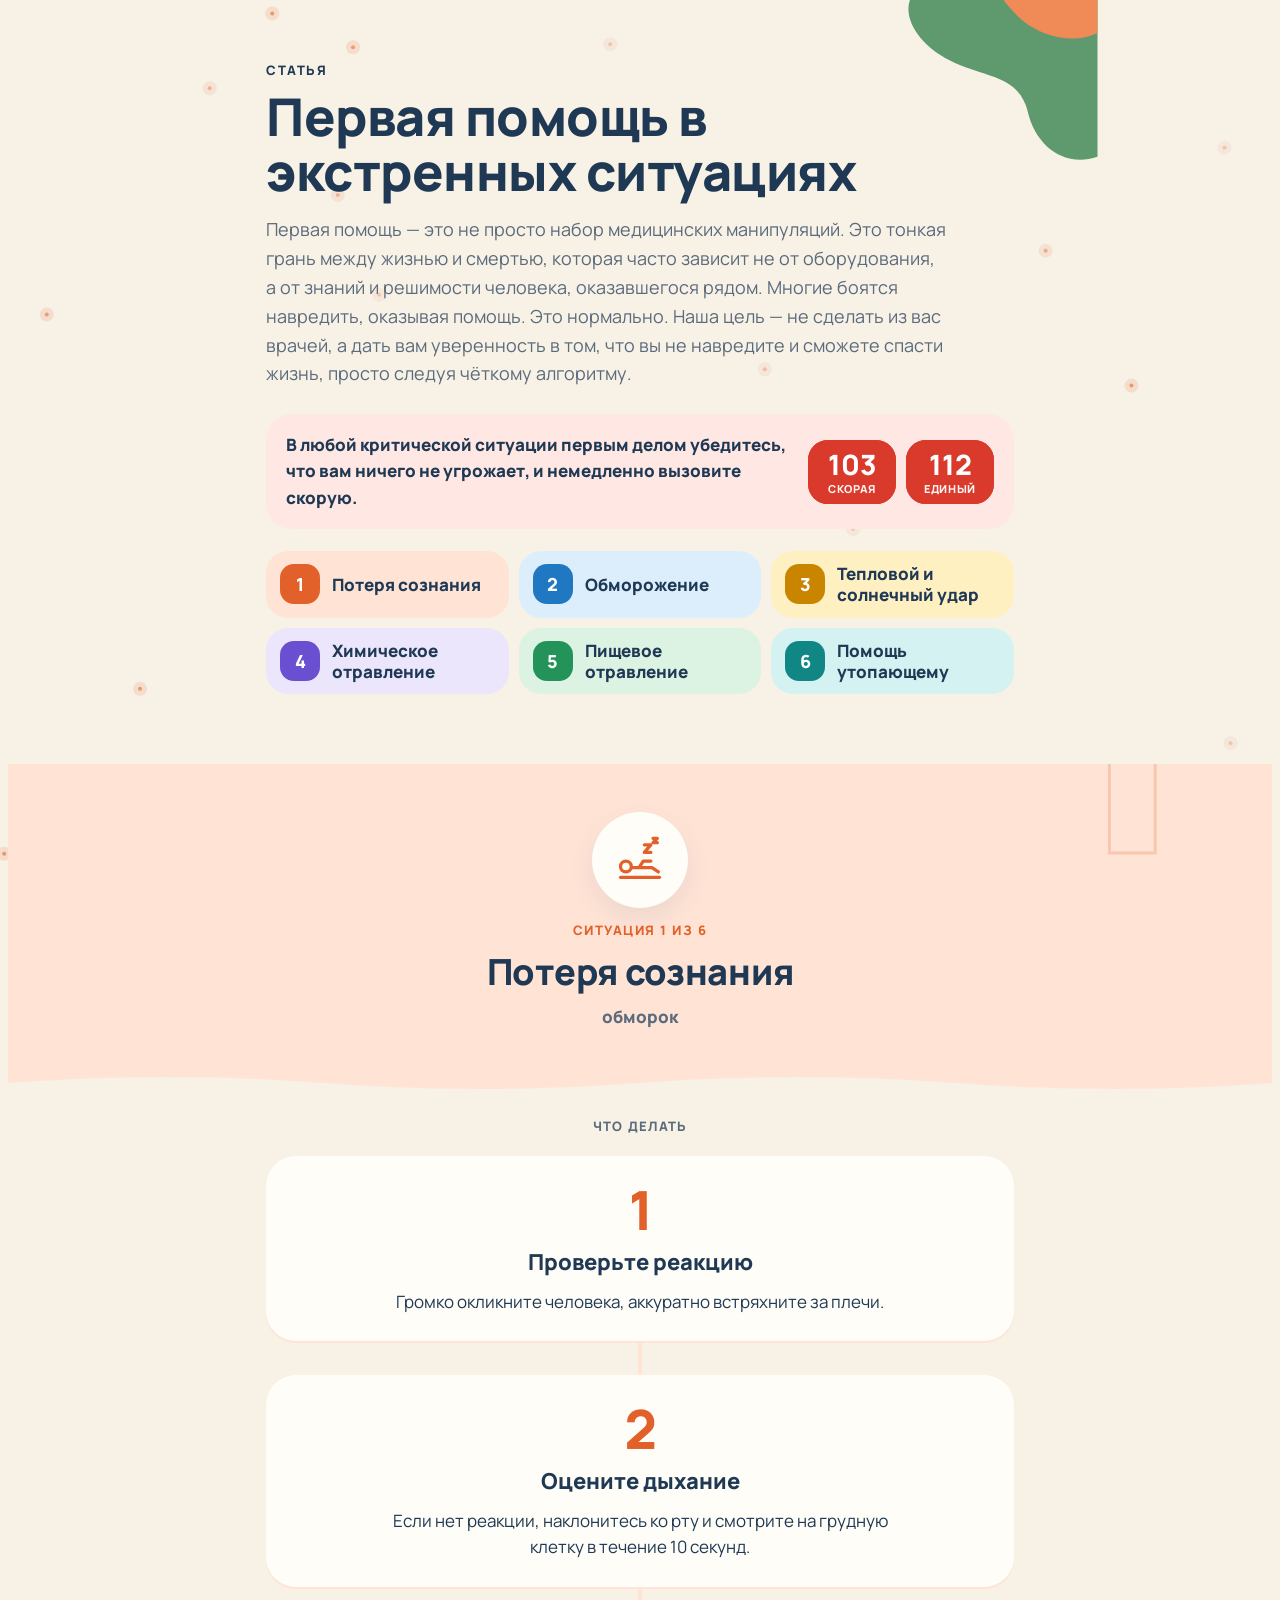
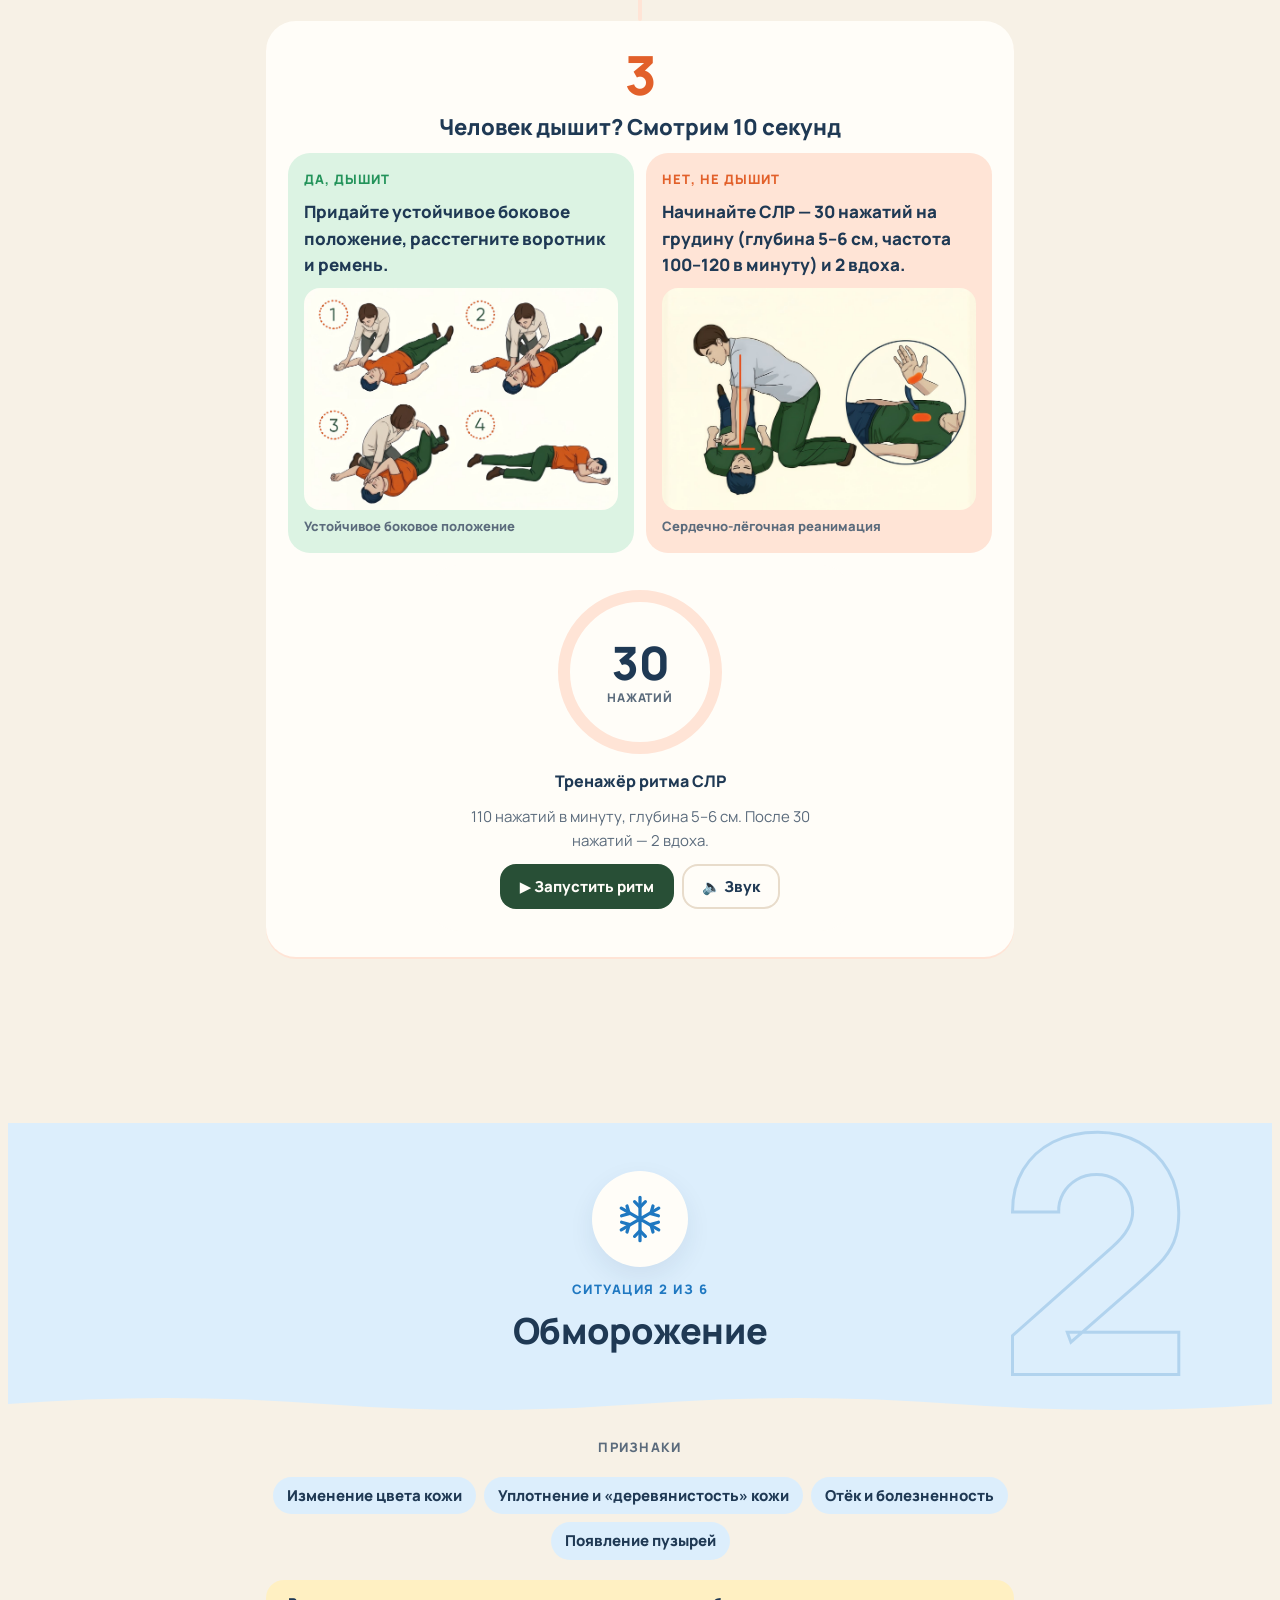
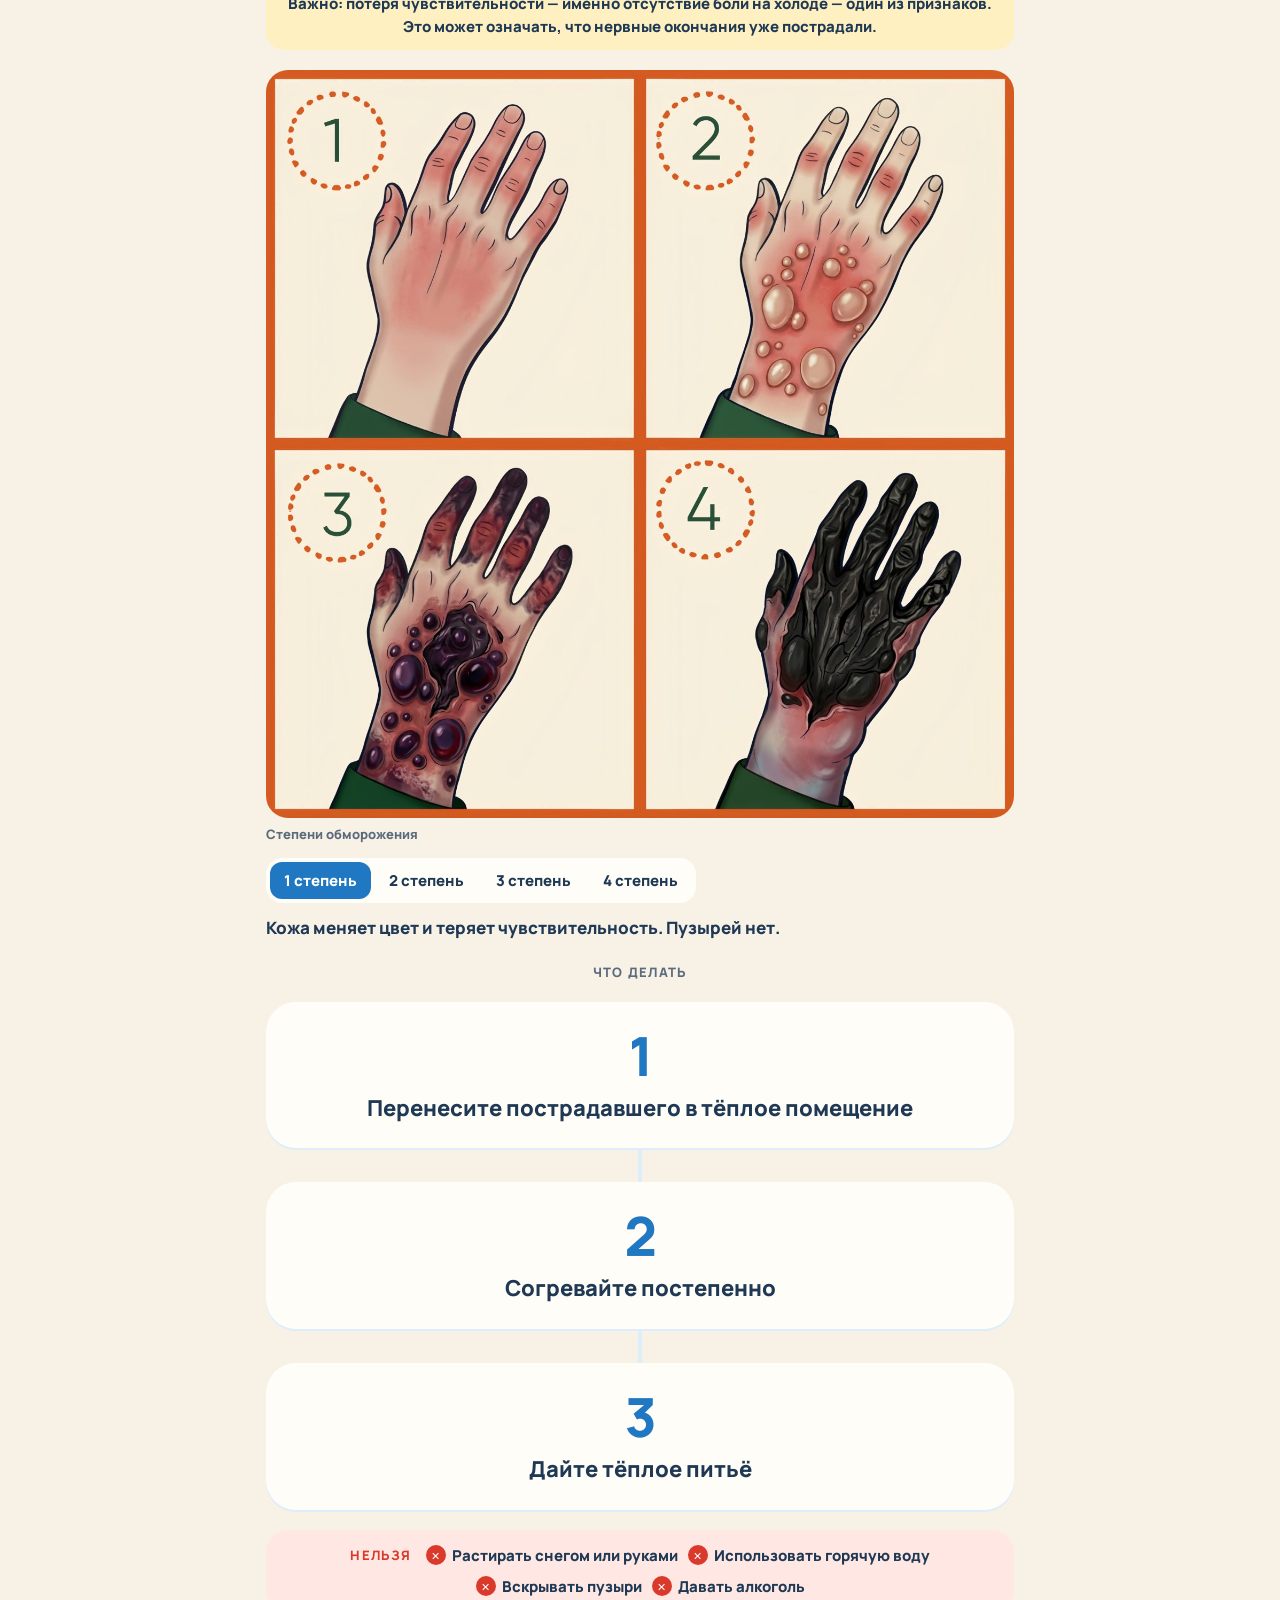
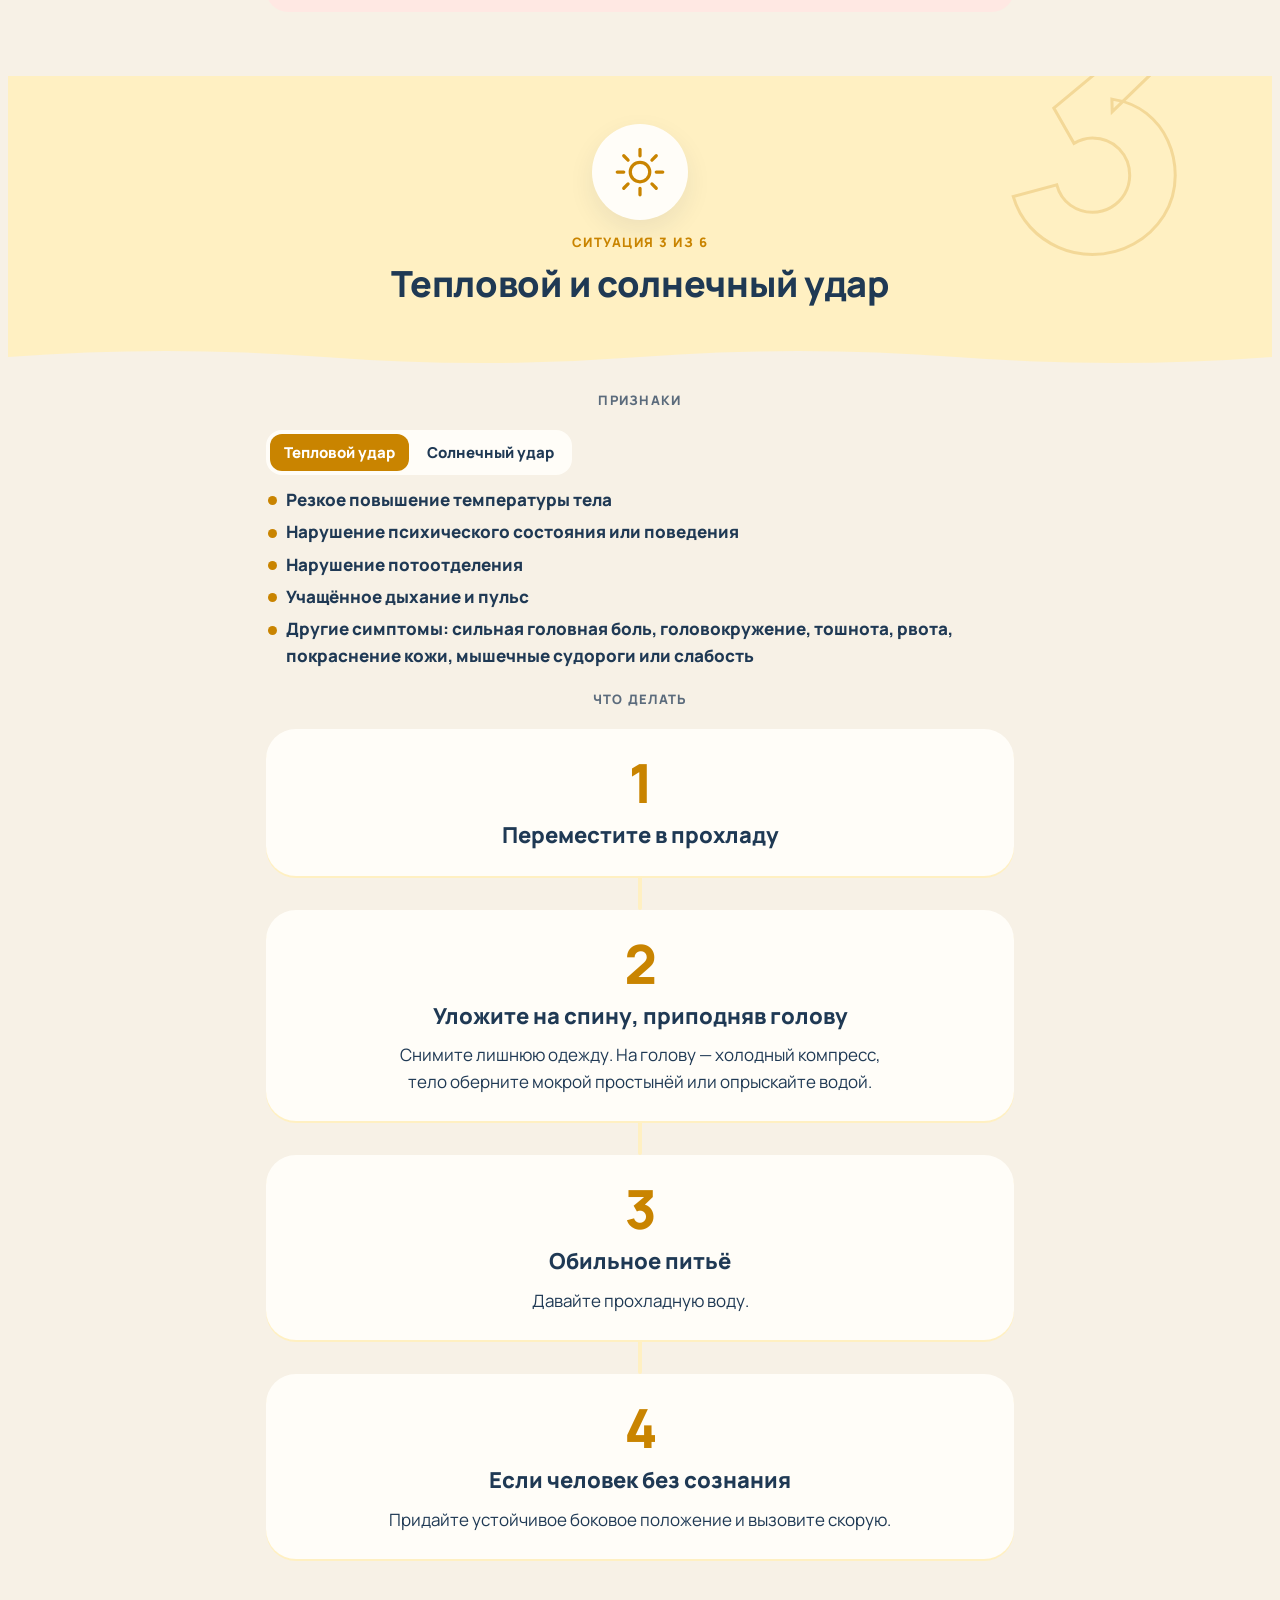
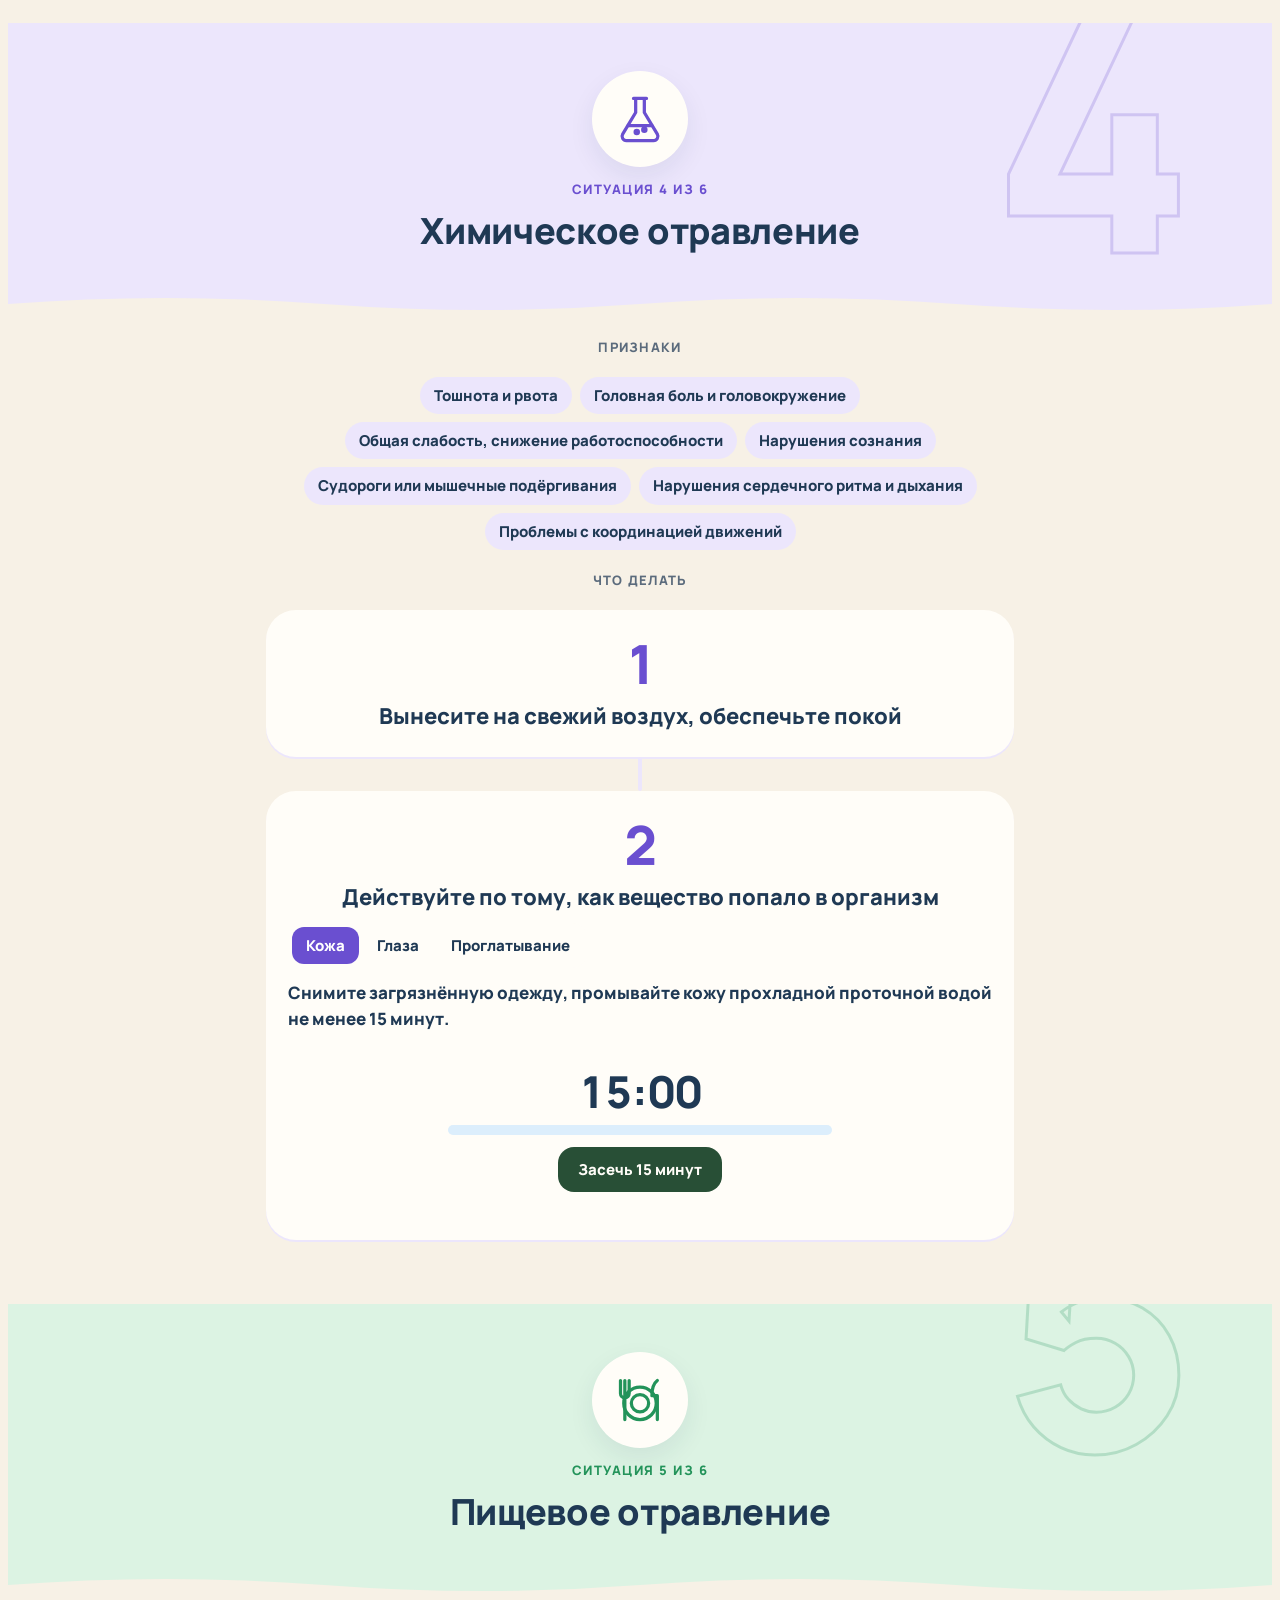
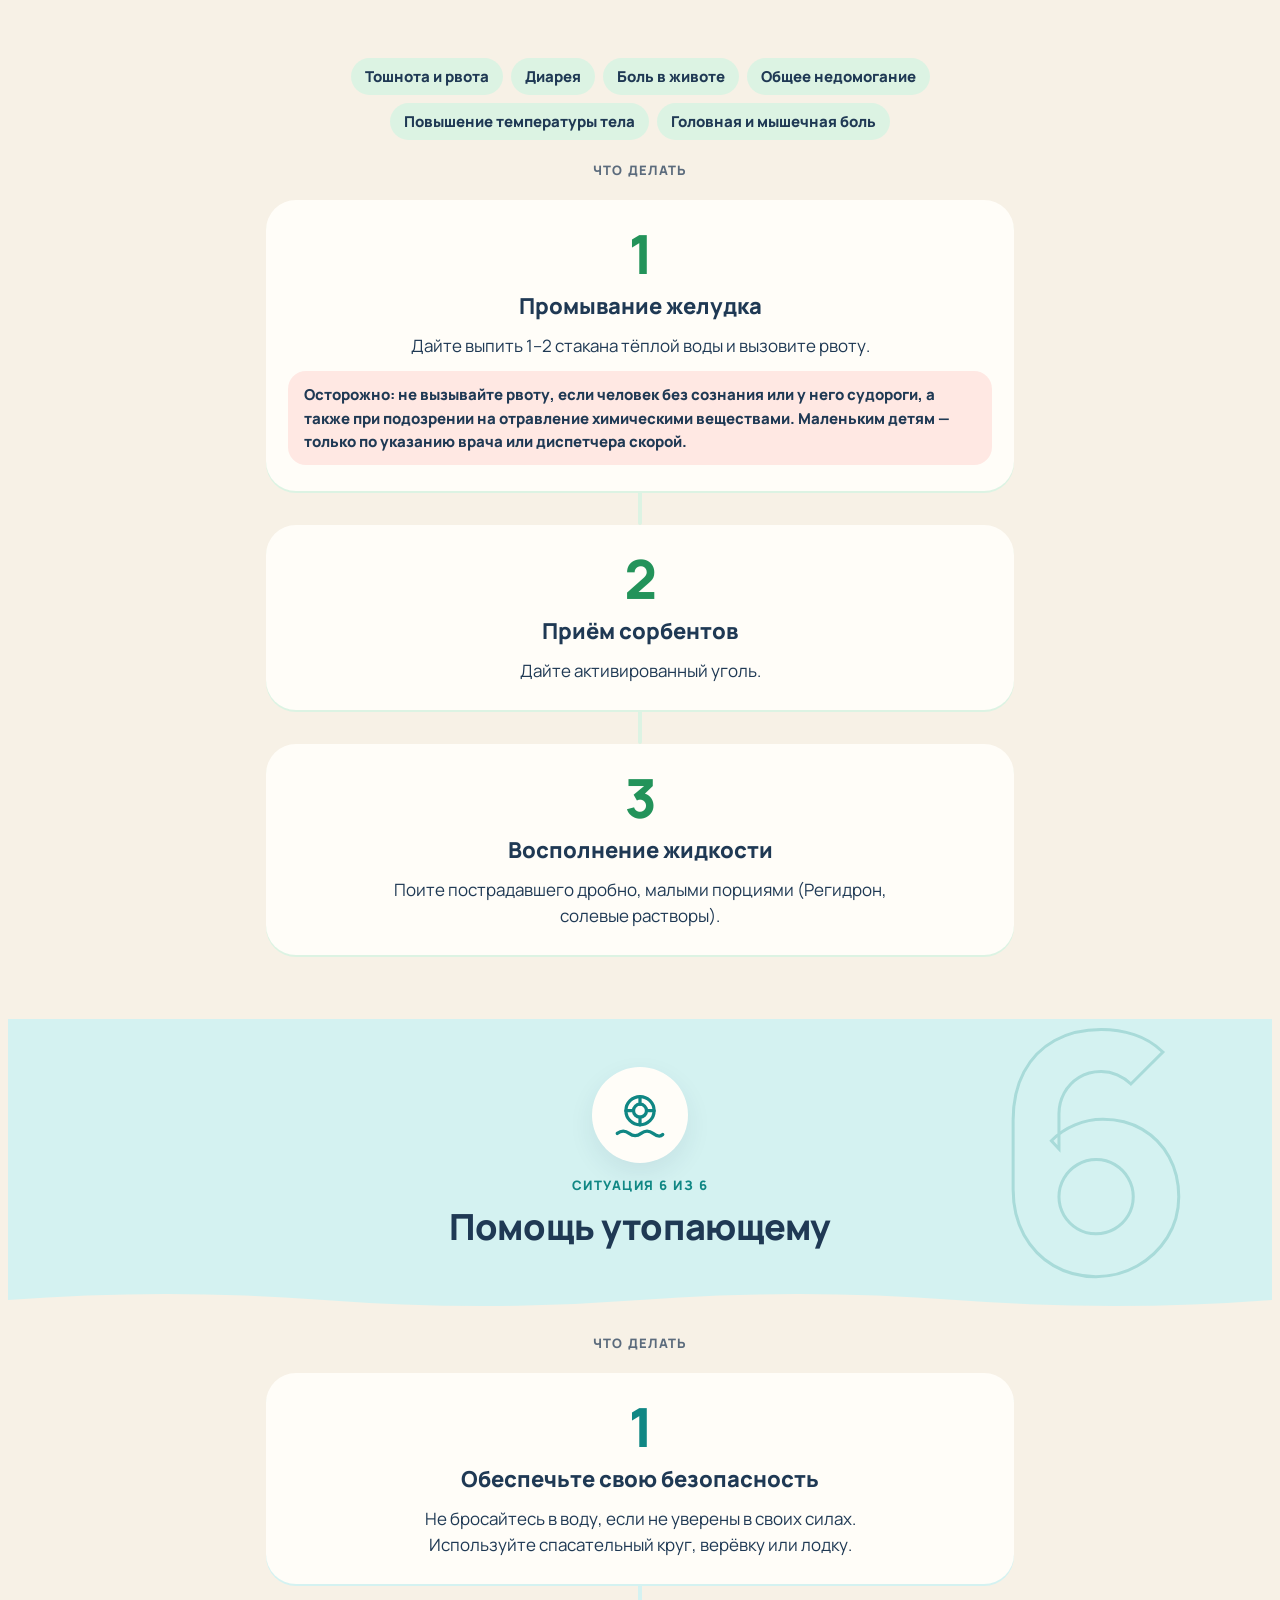
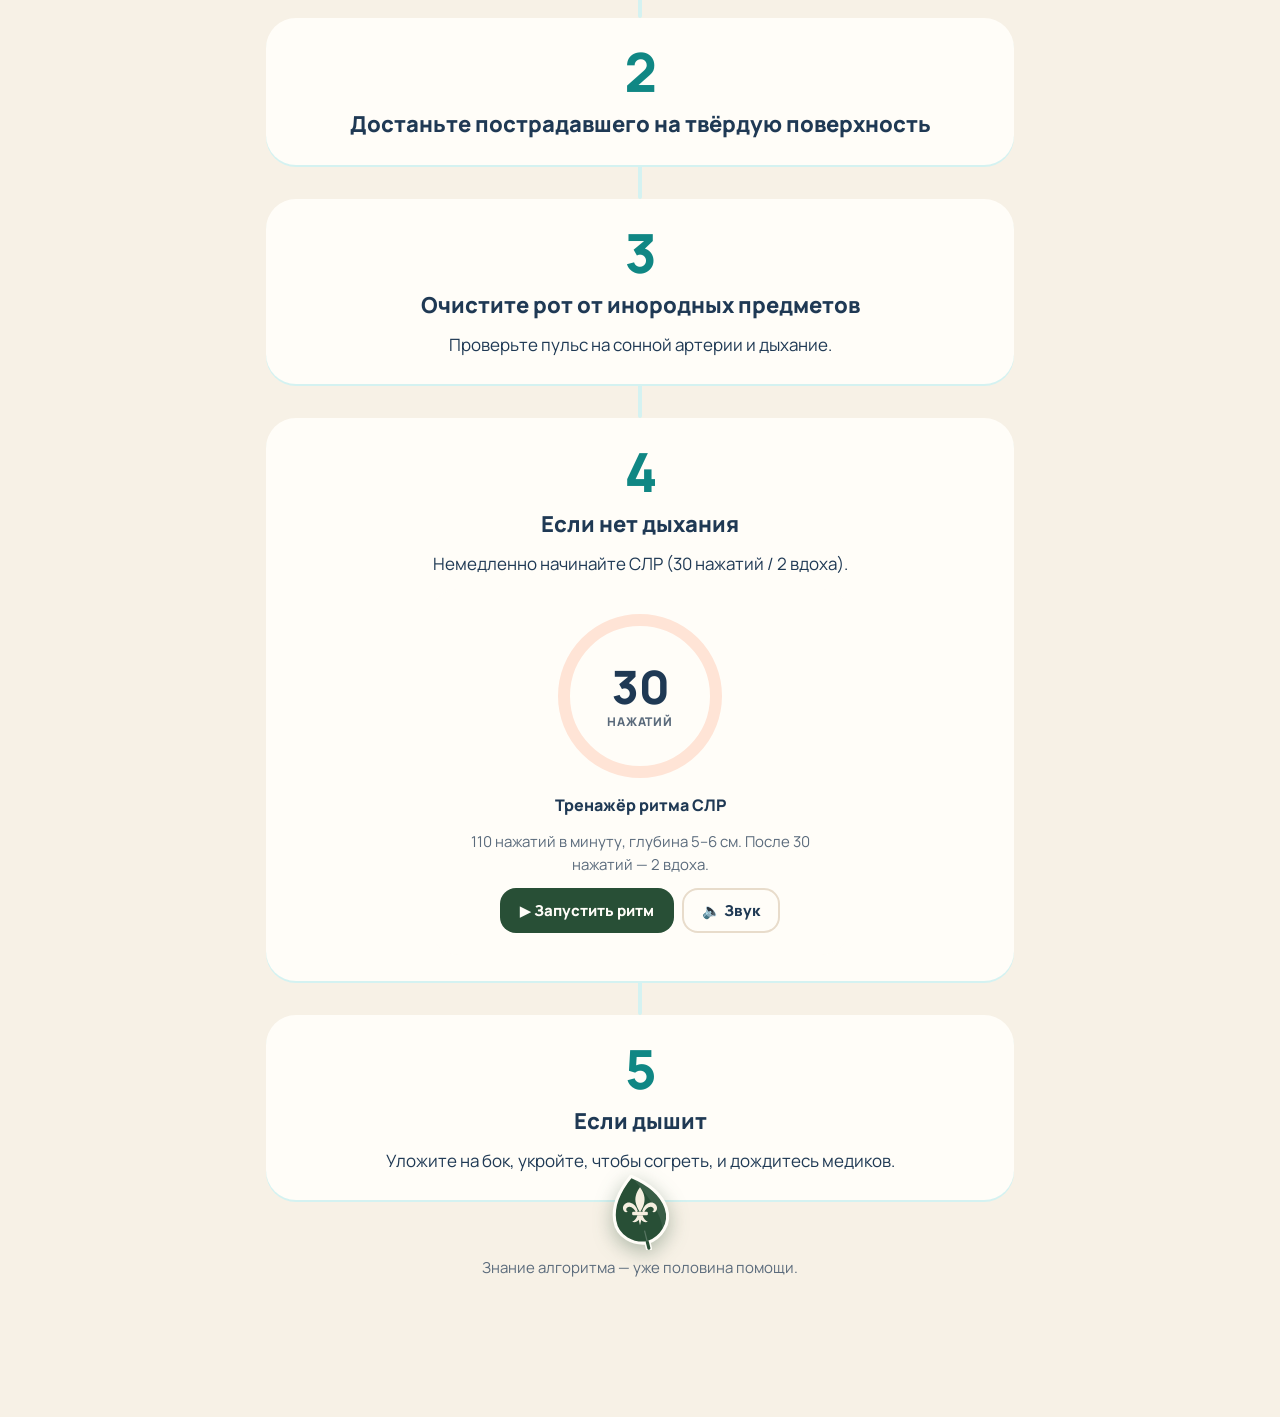
<file: pomosch/index.html>
<!doctype html>
<html lang="ru">
<head>
<meta charset="utf-8">
<meta name="viewport" content="width=device-width,initial-scale=1,viewport-fit=cover">
<title>Первая помощь в экстренных ситуациях</title>
<meta name="description" content="Пошаговые алгоритмы первой помощи: потеря сознания, обморожение, тепловой удар, отравления, утопление">
<meta name="theme-color" content="#F7F1E6">
<link href="../assets/fonts/manrope.css" rel="stylesheet">
<style>
/* Статья «Первая помощь в экстренных ситуациях»: бежевый фон и плашки цвета слоновой кости, главы с анимированными обложками, шаги по одному. */
:root{
  --green:#284F36;--orange:#E2602A;--navy:#1F3954;--sand:#E8DCCB;--cream:#F7F1E6;--paper:#FFFDF8;--muted:#5B6B7C;--ink:#1F3954;
  --line:rgba(31,57,84,.10);--shadow:rgba(31,57,84,.08);--red:#D93A2B;--red-bg:#FFE8E3;--on:#FFFFFF;
  --peach:#FFE4D6;--peach-c:#E2602A;--sky:#DCEEFC;--sky-c:#1F78C1;--sun:#FFF0C2;--sun-c:#C98400;
  --lav:#ECE6FC;--lav-c:#6A4FD0;--mint:#DCF3E3;--mint-c:#23935A;--aqua:#D4F2F1;--aqua-c:#108784;
  --font:"Manrope",Gilroy,system-ui,-apple-system,"Segoe UI",sans-serif;
  color-scheme:light;
}
/* Тёмно-зелёная подача всегда, независимо от темы устройства */
*{box-sizing:border-box;-webkit-tap-highlight-color:transparent}
html{scroll-behavior:smooth}
body{background:var(--cream);color:var(--ink);font-family:var(--font);font-size:17px;line-height:1.55}
#app{overflow-x:clip}
button{font-family:inherit;color:inherit;cursor:pointer}
img{max-width:100%;display:block}
a{color:inherit}
:focus-visible{outline:3px solid var(--orange);outline-offset:3px}
.wrap{max-width:780px;margin:0 auto;padding-left:max(16px,env(safe-area-inset-left,0px));padding-right:max(16px,env(safe-area-inset-right,0px))}
.kick{font-size:13px;font-weight:800;color:var(--green);text-transform:uppercase;letter-spacing:1.5px}
h1{font-size:clamp(34px,6vw,52px);line-height:1.05;margin:10px 0 0;font-weight:800;letter-spacing:-.5px;text-wrap:balance}
h2{font-size:clamp(26px,4.4vw,36px);line-height:1.1;margin:0;font-weight:800;letter-spacing:-.3px;text-wrap:balance}
h3{font-size:13px;font-weight:800;text-transform:uppercase;letter-spacing:1.3px;color:var(--muted);margin:0}
.lead{font-size:18px;line-height:1.6;color:var(--muted);margin:16px 0 0;max-width:62ch}
.blob{position:absolute;pointer-events:none;z-index:0}
.t-faint{--tc:var(--peach-c);--tb:var(--peach)}.t-frost{--tc:var(--sky-c);--tb:var(--sky)}.t-heat{--tc:var(--sun-c);--tb:var(--sun)}
.t-chem{--tc:var(--lav-c);--tb:var(--lav)}.t-food{--tc:var(--mint-c);--tb:var(--mint)}.t-drown{--tc:var(--aqua-c);--tb:var(--aqua)}

/* появление при прокрутке */
.rv.pre{opacity:0;transform:translateY(24px)}
.rv{transition:opacity .6s cubic-bezier(.2,.8,.2,1),transform .6s cubic-bezier(.2,.8,.2,1);transition-delay:var(--d,0ms)}
.rv.zoom.pre{transform:scale(.94)}
@keyframes pop{0%{transform:scale(.5);opacity:0}70%{transform:scale(1.15)}100%{transform:none;opacity:1}}
@keyframes float{50%{transform:translateY(-6px) rotate(-3deg)}}
@keyframes paneIn{from{opacity:0;transform:translateY(6px)}}
@keyframes beat{0%,100%{transform:scale(1)}30%{transform:scale(.88)}}
@keyframes ring{0%{opacity:.6;transform:scale(1)}100%{opacity:0;transform:scale(1.35)}}
@keyframes draw{from{transform:scaleY(0)}to{transform:scaleY(1)}}

/* шапка, 103/112, оглавление */
.hero{position:relative;padding-block:52px 6px}
.sos{display:flex;flex-wrap:wrap;align-items:center;gap:14px 20px;background:var(--red-bg);border-radius:26px;padding:18px 20px;margin-top:26px}
.sos p{margin:0;flex:1 1 250px;font-weight:700}
.sos .nums{display:flex;gap:10px}
.sos a{position:relative;display:flex;flex-direction:column;align-items:center;min-width:88px;padding:10px 14px;border-radius:20px;background:var(--red);color:#fff;text-decoration:none;font-weight:800;font-size:28px;line-height:1}
.sos a::after{content:"";position:absolute;inset:0;border-radius:20px;border:2px solid var(--red);animation:ring 2.4s ease-out infinite}
.sos a small{font-size:11px;font-weight:700;letter-spacing:.6px;text-transform:uppercase;margin-top:5px;opacity:.95}
.toc{display:grid;grid-template-columns:repeat(auto-fill,minmax(200px,1fr));gap:10px;margin-top:22px}
.toc a{display:flex;align-items:center;gap:12px;background:var(--tb);border-radius:22px;padding:12px 14px;text-decoration:none;font-weight:800;line-height:1.25;transition:transform .2s}
.toc a:hover{transform:translateY(-3px)}
.toc a span{width:40px;height:40px;border-radius:14px;display:flex;align-items:center;justify-content:center;background:var(--tc);color:var(--on);flex:none;font-size:18px}
.tocbtn{position:fixed;right:max(16px,env(safe-area-inset-right,0px));top:calc(14px + env(safe-area-inset-top,0px));z-index:20;border:0;border-radius:999px;background:var(--paper);box-shadow:0 6px 18px var(--shadow);padding:10px 14px;font-weight:800;font-size:14px;transition:opacity .3s,transform .3s}
.tocbtn.hide{opacity:0;transform:translateY(-10px);pointer-events:none}

/* общие блоки */
figure{margin:0}
.fig{border-radius:22px;overflow:hidden;background:#fff}
.D .cover .ic{background:var(--paper)}
.fig img{width:100%;height:auto}
.fig figcaption{font-size:13px;font-weight:700;color:var(--muted);padding:8px 2px 0;background:var(--cream)}
.list{margin:0;padding:0;list-style:none;display:grid;grid-template-columns:1fr 1fr;gap:6px 20px}
.list li{position:relative;padding-left:20px;font-weight:600}
.list li::before{content:"";position:absolute;left:2px;top:.55em;width:9px;height:9px;border-radius:50%;background:var(--tc,var(--orange))}
.list.one{grid-template-columns:1fr}
.imp{background:var(--sun);border-radius:18px;padding:12px 16px;font-size:15px;font-weight:600}
.nono{display:flex;flex-wrap:wrap;align-items:center;gap:8px 10px;background:var(--red-bg);border-radius:22px;padding:14px 16px}
.nono b{color:var(--red);font-size:13px;text-transform:uppercase;letter-spacing:1.2px;margin-right:4px}
.nono span{display:inline-flex;align-items:center;gap:6px;font-weight:700;font-size:15px}
.nono span i{font-style:normal;width:20px;height:20px;border-radius:50%;background:var(--red);color:#fff;display:inline-flex;align-items:center;justify-content:center;font-size:11px;font-weight:800}
.tabs{display:inline-flex;flex-wrap:wrap;gap:4px;background:var(--paper);border-radius:16px;padding:4px}
.tab{border:0;background:transparent;border-radius:12px;padding:8px 14px;font-weight:800;font-size:15px}
.tab[aria-selected="true"]{background:var(--tc,var(--green));color:var(--on)}
.pane{animation:paneIn .35s both;padding-top:12px}
.fork{display:grid;grid-template-columns:1fr 1fr;gap:12px}
.branch{border-radius:22px;padding:16px;display:flex;flex-direction:column;gap:10px;min-width:0}
.branch.yes{background:var(--mint)}.branch.no{background:var(--peach)}
.branch .lab{font-size:13px;font-weight:800;text-transform:uppercase;letter-spacing:1px}
.branch.yes .lab{color:var(--mint-c)}.branch.no .lab{color:var(--peach-c)}
.branch p{margin:0;font-weight:600}
.branch .fig{border-radius:16px}
.q{font-weight:800;font-size:19px}

/* тренажёр и таймер — по центру */
.cpr,.timer{display:flex;flex-direction:column;align-items:center;text-align:center;gap:12px;background:var(--paper);border-radius:28px;padding:22px 18px;margin-inline:auto;width:100%;max-width:420px}
.cpr .dial{position:relative;width:170px;height:170px}
.cpr .dial svg{width:100%;height:100%;transform:rotate(-90deg)}
.cpr .dial .n{position:absolute;inset:0;display:flex;flex-direction:column;align-items:center;justify-content:center;font-weight:800;font-size:46px;line-height:1;font-variant-numeric:tabular-nums}
.cpr .dial .n small{font-size:12px;letter-spacing:.8px;text-transform:uppercase;color:var(--muted);margin-top:6px}
.cpr .dial.beat .n{animation:beat .3s ease-out}
.cpr b{font-size:16px}
.cpr .row,.timer .row{display:flex;gap:8px;flex-wrap:wrap;justify-content:center}
.btn{display:inline-flex;align-items:center;justify-content:center;gap:8px;border:0;border-radius:16px;padding:12px 20px;font-size:15px;font-weight:800;background:var(--green);color:var(--paper)}
.btn.ghost{background:transparent;color:var(--ink);box-shadow:inset 0 0 0 2px var(--sand)}
.btn[aria-pressed="true"]{background:var(--orange);color:var(--on)}
.timer .t{font-size:44px;font-weight:800;font-variant-numeric:tabular-nums;line-height:1}
.timer .bar{width:100%;height:10px;border-radius:99px;background:var(--sky);overflow:hidden}
.timer .bar i{display:block;height:100%;width:0;background:var(--sky-c);transition:width 1s linear}

/* ===== D: Шаг за шагом ===== */
.D .topic{display:flex;flex-direction:column;align-items:center;gap:20px;text-align:center;scroll-margin-top:16px}
.D .ic{width:96px;height:96px;border-radius:50%;background:var(--tb);color:var(--tc);display:flex;align-items:center;justify-content:center}
.D .ic svg{width:52px;height:52px}
.D .ic.on{animation:float 3.2s ease-in-out infinite}
.D .kick{color:var(--tc)}

.D .chips{display:flex;flex-wrap:wrap;justify-content:center;gap:8px}
.D .chips span{background:var(--tb);border-radius:999px;padding:7px 14px;font-weight:700;font-size:15px}
.D .flow{display:flex;flex-direction:column;align-items:center;width:100%}
.D .card{width:100%;background:var(--paper);border-radius:30px;padding:26px 22px;display:flex;flex-direction:column;align-items:center;gap:12px;box-shadow:0 2px 0 var(--tb)}
.D .card>.n{font-size:54px;font-weight:800;line-height:1;color:var(--tc);font-variant-numeric:tabular-nums}
.D .card.on>.n{animation:pop .55s both}
.D .card>.t{font-size:22px;font-weight:800;line-height:1.3;text-wrap:balance}
.D .card>p{margin:0;max-width:52ch}
.D .card .fork,.D .card .tabset{text-align:left;width:100%}
.D .link{width:4px;height:34px;border-radius:4px;background:var(--tb);transform-origin:top}
.D .link.on{animation:draw .5s both}
.D .nono{justify-content:center}
.D .fig{width:100%}

/* D: анимированные обложки глав */
.D .cover{position:relative;overflow:hidden;background:var(--tb);margin-top:64px}
.D .cover .in{position:relative;max-width:780px;margin:0 auto;padding-block:48px 64px;padding-left:max(16px,env(safe-area-inset-left,0px));padding-right:max(16px,env(safe-area-inset-right,0px));display:flex;flex-direction:column;align-items:center;text-align:center;gap:12px}
.D .cover .big{position:absolute;right:max(10px,6vw);top:-34px;font-size:clamp(190px,36vw,330px);font-weight:800;line-height:1;color:transparent;-webkit-text-stroke:3px var(--tc);opacity:.22;pointer-events:none;will-change:transform}
.D .cover .ic{background:var(--paper);box-shadow:0 10px 26px var(--shadow);transform:scale(.6);opacity:0;transition:transform .7s cubic-bezier(.2,.9,.3,1.4),opacity .5s}
.D .cover .kick{color:var(--tc);opacity:0;transform:translateY(10px);transition:opacity .5s .1s,transform .5s .1s}
.D .cover h2 .w{display:inline-block;opacity:0;transform:translateY(.7em) rotate(4deg);transition:opacity .55s var(--d),transform .65s cubic-bezier(.2,.9,.3,1.3) var(--d)}
.D .cover .sub{color:var(--muted);font-weight:700;opacity:0;transition:opacity .5s .5s}
.D .cover.on .ic{transform:none;opacity:1;animation:float 3.2s .8s ease-in-out infinite}
.D .cover.on .kick,.D .cover.on .sub{opacity:1;transform:none}
.D .cover.on h2 .w{opacity:1;transform:none}
.D .cover .waves{position:absolute;left:0;right:0;bottom:-1px;height:24px;overflow:hidden}
.D .cover .waves svg{width:200%;height:100%;animation:wave 8s linear infinite}
@keyframes wave{to{transform:translateX(-50%)}}
.D .topic{padding-block:22px 0}
#forest{position:fixed;inset:0;width:100%;height:100%;pointer-events:none;z-index:0}
#app{position:relative;z-index:1}
.imp.warn{background:var(--red-bg);text-align:left}
.end{padding-block:56px 130px;text-align:center;color:var(--muted);font-size:15px}
@media (max-width:560px){.fork,.list{grid-template-columns:1fr}}
@media (prefers-reduced-motion:reduce){*{animation:none!important;transition:none!important}html{scroll-behavior:auto}.rv.pre{opacity:1;transform:none}.D .cover *{opacity:1!important;transform:none!important}}
</style>

</head>
<body>
<canvas id="forest" aria-hidden="true"></canvas>
<div id="app"></div>
<button class="tocbtn hide" type="button" id="tocbtn">↑ Оглавление</button>

<script src="../assets/leaf.js"></script>
<script>
(function () {
var INTRO = 'Первая помощь — это не просто набор медицинских манипуляций. Это тонкая грань между жизнью и смертью, которая часто зависит не от оборудования, а от знаний и решимости человека, оказавшегося рядом. Многие боятся навредить, оказывая помощь. Это нормально. Наша цель — не сделать из вас врачей, а дать вам уверенность в том, что вы не навредите и сможете спасти жизнь, просто следуя чёткому алгоритму.';
var SAFETY = 'В любой критической ситуации первым делом убедитесь, что вам ничего не угрожает, и немедленно вызовите скорую.';
var ICON = {
  faint: '<svg viewBox="0 0 48 48" fill="none" stroke="currentColor" stroke-width="3" stroke-linecap="round" stroke-linejoin="round"><circle cx="11" cy="30" r="5"/><path d="M17 31h18l6 4M23 31l4-6h7"/><path d="M6 40h36"/><path d="M28 10h6l-6 7h6M36 4h4l-4 4h4"/></svg>',
  frost: '<svg viewBox="0 0 48 48" fill="none" stroke="currentColor" stroke-width="3" stroke-linecap="round"><path d="M24 4v40M6.7 14l34.6 20M6.7 34l34.6-20"/><path d="M19 8l5 5 5-5M19 40l5-5 5 5M7 21l7-2-2-7M41 27l-7 2 2 7M12 36l2-7-7-2M36 12l-2 7 7 2"/></svg>',
  heat: '<svg viewBox="0 0 48 48" fill="none" stroke="currentColor" stroke-width="3" stroke-linecap="round"><circle cx="24" cy="24" r="9"/><path d="M24 3v6M24 39v6M3 24h6M39 24h6M9 9l4 4M35 35l4 4M9 39l4-4M35 13l4-4"/></svg>',
  chem: '<svg viewBox="0 0 48 48" fill="none" stroke="currentColor" stroke-width="3" stroke-linecap="round" stroke-linejoin="round"><path d="M18 5h12M20 5v13L8 38a4 4 0 0 0 3.5 6h25a4 4 0 0 0 3.5-6L28 18V5"/><path d="M13 30h22"/><circle cx="21" cy="36" r="1.5" fill="currentColor"/><circle cx="28" cy="34" r="1.5" fill="currentColor"/></svg>',
  food: '<svg viewBox="0 0 48 48" fill="none" stroke="currentColor" stroke-width="3" stroke-linecap="round" stroke-linejoin="round"><circle cx="24" cy="27" r="15"/><circle cx="24" cy="27" r="8"/><path d="M6 6v12a4 4 0 0 0 8 0V6M10 6v36M40 6c-4 3-5 9-5 14h5v22"/></svg>',
  drown: '<svg viewBox="0 0 48 48" fill="none" stroke="currentColor" stroke-width="3" stroke-linecap="round"><circle cx="24" cy="20" r="13"/><circle cx="24" cy="20" r="6"/><path d="M24 7v7M24 26v7M11 20h7M30 20h7"/><path d="M3 41c4-3 7-3 11 0s7 3 11 0 7-3 11 0 7 3 9 1"/></svg>'
};
var T = [
  {id: 'faint', title: 'Потеря сознания', sub: 'обморок', c: 'c1',
    steps: [
      {t: 'Проверьте реакцию', d: 'Громко окликните человека, аккуратно встряхните за плечи.'},
      {t: 'Оцените дыхание', d: 'Если нет реакции, наклонитесь ко рту и смотрите на грудную клетку в течение 10 секунд.'},
      {t: 'Дышит или нет?', fork: true}
    ],
    no: ['Усаживать', 'Бить по щекам', 'Давать воду или лекарства', 'Оставлять на спине']},
  {id: 'frost', title: 'Обморожение', c: 'c2',
    signs: ['Изменение цвета кожи', 'Уплотнение и «деревянистость» кожи', 'Отёк и болезненность', 'Появление пузырей'],
    signsNote: '<b>Важно:</b> потеря чувствительности — именно отсутствие боли на холоде — один из признаков. Это может означать, что нервные окончания уже пострадали.',
    degrees: true,
    steps: [{t: 'Перенесите пострадавшего в тёплое помещение'}, {t: 'Согревайте постепенно'}, {t: 'Дайте тёплое питьё'}],
    no: ['Растирать снегом или руками', 'Использовать горячую воду', 'Вскрывать пузыри', 'Давать алкоголь']},
  {id: 'heat', title: 'Тепловой и солнечный удар', c: 'c3', compare: true,
    steps: [
      {t: 'Переместите в прохладу'},
      {t: 'Уложите на спину, приподняв голову', d: 'Снимите лишнюю одежду. На голову — холодный компресс, тело оберните мокрой простынёй или опрыскайте водой.'},
      {t: 'Обильное питьё', d: 'Давайте прохладную воду.'},
      {t: 'Если человек без сознания', d: 'Придайте устойчивое боковое положение и вызовите скорую.'}
    ]},
  {id: 'chem', title: 'Химическое отравление', c: 'c4',
    signs: ['Тошнота и рвота', 'Головная боль и головокружение', 'Общая слабость, снижение работоспособности', 'Нарушения сознания', 'Судороги или мышечные подёргивания', 'Нарушения сердечного ритма и дыхания', 'Проблемы с координацией движений'],
    steps: [{t: 'Вынесите на свежий воздух, обеспечьте покой'}, {t: 'Действуйте по тому, как вещество попало в организм', route: true}]},
  {id: 'food', title: 'Пищевое отравление', c: 'c5',
    signs: ['Тошнота и рвота', 'Диарея', 'Боль в животе', 'Общее недомогание', 'Повышение температуры тела', 'Головная и мышечная боль'],
    steps: [
      {t: 'Промывание желудка', d: 'Дайте выпить 1–2 стакана тёплой воды и вызовите рвоту.', warn: '<b>Осторожно:</b> не вызывайте рвоту, если человек без сознания или у него судороги, а также при подозрении на отравление химическими веществами. Маленьким детям — только по указанию врача или диспетчера скорой.'},
      {t: 'Приём сорбентов', d: 'Дайте активированный уголь.'},
      {t: 'Восполнение жидкости', d: 'Поите пострадавшего дробно, малыми порциями (Регидрон, солевые растворы).'}
    ]},
  {id: 'drown', title: 'Помощь утопающему', c: 'c6',
    steps: [
      {t: 'Обеспечьте свою безопасность', d: 'Не бросайтесь в воду, если не уверены в своих силах. Используйте спасательный круг, верёвку или лодку.'},
      {t: 'Достаньте пострадавшего на твёрдую поверхность'},
      {t: 'Очистите рот от инородных предметов', d: 'Проверьте пульс на сонной артерии и дыхание.'},
      {t: 'Если нет дыхания', d: 'Немедленно начинайте СЛР (30 нажатий / 2 вдоха).', cpr: true},
      {t: 'Если дышит', d: 'Уложите на бок, укройте, чтобы согреть, и дождитесь медиков.'}
    ]}
];
var HEAT = ['Резкое повышение температуры тела', 'Нарушение психического состояния или поведения', 'Нарушение потоотделения', 'Учащённое дыхание и пульс', 'Другие симптомы: сильная головная боль, головокружение, тошнота, рвота, покраснение кожи, мышечные судороги или слабость'];
var SUN = ['Интенсивная головная боль', 'Покраснение кожи лица и шеи', 'Головокружение и потемнение в глазах', 'Тошнота, иногда рвота', 'Шум в ушах', 'Слабость и нарушение координации', 'Потеря сознания'];
var DEG = [
  ['1', 'Кожа меняет цвет и теряет чувствительность. Пузырей нет.'],
  ['2', 'Образуются пузыри с прозрачной жидкостью.'],
  ['3', 'Пузыри с кровянистым содержимым.'],
  ['4', 'Поражённый участок темнеет, может развиться некроз.']
];
var ROUTE = [
  ['Кожа', 'Снимите загрязнённую одежду, промывайте кожу прохладной проточной водой не менее 15 минут.', true],
  ['Глаза', 'Промывайте открытый глаз большим количеством воды не менее 15 минут.', true],
  ['Проглатывание', 'Не вызывайте рвоту. Прополощите рот, дайте выпить воды. Срочно звоните в токсикологическую службу.', false]
];


var esc = function (s) { return String(s).replace(/[&<>"]/g, function (c) { return {'&': '&amp;', '<': '&lt;', '>': '&gt;', '"': '&quot;'}[c]; }); };
var uid = 0, V = 'C';

function fig(src, cap) { return '<figure class="rv"><div class="fig"><img src="' + src + '" alt="' + esc(cap) + '" loading="lazy"></div>' + (cap ? '<figcaption class="note" style="font-size:13px;color:var(--muted);font-weight:700;padding-top:6px">' + esc(cap) + '</figcaption>' : '') + '</figure>'; }
function cprW() {
  return '<div class="cpr rv zoom" data-cpr><div class="dial"><svg viewBox="0 0 170 170"><circle cx="85" cy="85" r="76" fill="none" stroke="var(--peach)" stroke-width="12"/><circle class="arc" cx="85" cy="85" r="76" fill="none" stroke="var(--orange)" stroke-width="12" stroke-linecap="round" stroke-dasharray="478" stroke-dashoffset="478"/></svg><div class="n"><span class="v">30</span><small class="m">нажатий</small></div></div>' +
    '<b>Тренажёр ритма СЛР</b><span class="note" style="color:var(--muted);font-size:15px">110 нажатий в минуту, глубина 5–6 см. После 30 нажатий — 2 вдоха.</span><div class="row"><button type="button" class="btn go">▶ Запустить ритм</button><button type="button" class="btn ghost snd" aria-pressed="false">🔈 Звук</button></div></div>';
}
function forkW() {
  return '<div class="fork rv"><div class="branch yes"><div class="lab">Да, дышит</div><p>Придайте устойчивое боковое положение, расстегните воротник и ремень.</p>' + fig('img/recovery.jpg', 'Устойчивое боковое положение') + '</div>' +
    '<div class="branch no"><div class="lab">Нет, не дышит</div><p>Начинайте СЛР — 30 нажатий на грудину (глубина 5–6 см, частота 100–120 в минуту) и 2 вдоха.</p>' + fig('img/cpr.jpg', 'Сердечно-лёгочная реанимация') + '</div></div>' + cprW();
}
function tabsW(items, render) {
  return '<div class="tabset rv" data-tabs><div class="tabs" role="tablist">' + items.map(function (x, i) {
    return '<button class="tab" role="tab" type="button" aria-selected="' + (i === 0) + '" data-i="' + i + '">' + esc(x[0]) + '</button>';
  }).join('') + '</div>' + items.map(function (x, i) { return '<div class="pane" role="tabpanel"' + (i ? ' hidden' : '') + '>' + render(x) + '</div>'; }).join('') + '</div>';
}
function degreesW() { return fig('img/frostbite.jpg', 'Степени обморожения') + tabsW(DEG.map(function (d) { return [d[0] + ' степень', d[1]]; }), function (x) { return '<p style="margin:0;font-weight:700">' + esc(x[1]) + '</p>'; }); }
function compareW() { return tabsW([['Тепловой удар', HEAT], ['Солнечный удар', SUN]], function (x) { return '<ul class="list' + (V === 'D' ? ' one' : '') + '">' + x[1].map(function (s) { return '<li>' + esc(s) + '</li>'; }).join('') + '</ul>'; }); }
function timerW() { return '<div class="timer" data-timer><span class="t">15:00</span><div class="bar"><i></i></div><div class="row"><button type="button" class="btn go">Засечь 15 минут</button></div></div>'; }
function routeW() {
  return tabsW(ROUTE, function (x) { return '<div style="display:flex;flex-direction:column;gap:14px"><p style="margin:0;font-weight:700">' + esc(x[1]) + '</p>' + (x[2] ? timerW() : '<div class="imp"><b>Не вызывайте рвоту</b> — это отличие от пищевого отравления.</div>') + '</div>'; });
}
function extra(s) { return (s.warn ? '<div class="imp warn rv">' + s.warn + '</div>' : '') + (s.fork ? forkW() : '') + (s.route ? routeW() : '') + (s.cpr ? cprW() : ''); }
function nonoW(t) { return t.no ? '<div class="nono rv"><b>Нельзя</b>' + t.no.map(function (x) { return '<span><i>✕</i>' + esc(x) + '</span>'; }).join('') + '</div>' : ''; }
function heroW() {
  return '<div class="wrap" style="position:relative"><svg class="blob" aria-hidden="true" viewBox="0 0 200 160" style="right:-70px;top:-20px;width:230px;height:180px"><path d="M40 0h160v150c-30 10-55-10-62-40-8-34-40-30-70-46C40 50 20 20 40 0z" fill="#5E9A6E"/><path d="M110 0h90v40c-25 12-55 0-70-14-8-8-15-16-20-26z" fill="#F08A57"/></svg>' +
    '<header class="hero" id="top"><div class="kick">Статья</div><h1>Первая помощь в экстренных ситуациях</h1><p class="lead">' + INTRO + '</p>' +
    '<div class="sos"><p>' + SAFETY + '</p><div class="nums"><a href="tel:103">103<small>скорая</small></a><a href="tel:112">112<small>единый</small></a></div></div>' +
    '<nav class="toc" id="toc" aria-label="Оглавление">' + T.map(function (t, i) { return '<a class="t-' + t.id + '" href="#' + V + '-' + t.id + '"><span>' + (i + 1) + '</span>' + esc(t.title) + '</a>'; }).join('') + '</nav></header></div>';
}

function words(t) { return esc(t).split(' ').map(function (w, i) { return '<span class="w" style="--d:' + (150 + i * 90) + 'ms">' + w + '</span>'; }).join(' '); }
function renderD() {
  var h = heroW();
  T.forEach(function (t, k) {
    h += '<section class="topic-wrap t-' + t.id + '" id="D-' + t.id + '"><div class="cover"><div class="big" aria-hidden="true">' + (k + 1) + '</div><div class="in"><div class="ic">' + ICON[t.id] + '</div><div class="kick">Ситуация ' + (k + 1) + ' из ' + T.length + '</div><h2>' + words(t.title) + '</h2>' + (t.sub ? '<div class="sub">' + esc(t.sub) + '</div>' : '') + '</div>' +
      '<div class="waves" aria-hidden="true"><svg viewBox="0 0 800 24" preserveAspectRatio="none"><path d="M0 12 Q50 0 100 12 T200 12 T300 12 T400 12 T500 12 T600 12 T700 12 T800 12 V24 H0Z" fill="var(--cream)"/></svg></div></div><div class="wrap"><div class="topic">';
    if (t.signs) h += '<h3 class="rv">Признаки</h3><div class="chips rv">' + t.signs.map(function (s) { return '<span>' + esc(s) + '</span>'; }).join('') + '</div>' + (t.signsNote ? '<div class="imp rv">' + t.signsNote + '</div>' : '');
    if (t.degrees) h += '<div style="width:100%;text-align:left;display:flex;flex-direction:column;gap:14px">' + degreesW() + '</div>';
    if (t.compare) h += '<h3 class="rv">Признаки</h3><div style="width:100%;text-align:left">' + compareW() + '</div>';
    if (t.img) h += '<div style="width:100%">' + fig(t.img, t.imgCap || '') + '</div>';
    h += '<h3 class="rv">Что делать</h3><div class="flow">' + t.steps.map(function (s, i) {
      return (i ? '<div class="link rv"></div>' : '') + '<div class="card rv zoom"><div class="n">' + (i + 1) + '</div><div class="t">' + esc(s.fork ? 'Человек дышит? Смотрим 10 секунд' : s.t) + '</div>' + (s.d ? '<p>' + esc(s.d) + '</p>' : '') + extra(s) + '</div>';
    }).join('') + '</div>' + nonoW(t) + '</div></div></section>';
  });
  return h + '<div class="wrap end">Знание алгоритма — уже половина помощи.</div>';
}

var app = document.getElementById('app'), cleanup = [];
function mount(v) {
  cleanup.forEach(function (f) { f(); }); cleanup = []; V = v;
  app.className = v; app.innerHTML = renderD();
  // листик для книги «История АБС» — в самом конце статьи
  if (window.ABSLeaf) ABSLeaf.put(app.querySelector('.wrap.end'), 'КОМПАС', {left: 'calc(50% - 39px)', top: '-28px'});
  window.scrollTo(0, 0);
  var H = innerHeight, reduce = matchMedia('(prefers-reduced-motion: reduce)').matches;
  var io = new IntersectionObserver(function (es) {
    es.forEach(function (e) { if (e.isIntersecting) { e.target.classList.remove('pre'); e.target.classList.add('on'); io.unobserve(e.target); } });
  }, {rootMargin: '0px 0px -12% 0px'});
  app.querySelectorAll('.rv,.D .cover').forEach(function (el) { if (!reduce && el.classList.contains('rv') && el.getBoundingClientRect().top > H * .92) el.classList.add('pre'); io.observe(el); });
  // шаг «загорается», когда доходит до середины экрана
  var mid = new IntersectionObserver(function (es) { es.forEach(function (e) { if (e.isIntersecting) e.target.classList.add('on'); }); }, {rootMargin: '-40% 0px -45% 0px'});
  app.querySelectorAll('.D .card,.D .link').forEach(function (el) { mid.observe(el); });
  cleanup.push(function () { io.disconnect(); mid.disconnect(); });
  app.querySelectorAll('[data-tabs]').forEach(function (box) {
    var tabs = box.querySelectorAll('.tab'), panes = box.querySelectorAll('.pane');
    tabs.forEach(function (t) { t.onclick = function () { var i = +t.getAttribute('data-i'); tabs.forEach(function (x, j) { x.setAttribute('aria-selected', j === i); }); panes.forEach(function (p, j) { p.hidden = j !== i; }); }; });
  });
  app.querySelectorAll('[data-cpr]').forEach(function (box) {
    var go = box.querySelector('.go'), snd = box.querySelector('.snd'), v = box.querySelector('.v'), m = box.querySelector('.m'), arc = box.querySelector('.arc'), dial = box.querySelector('.dial');
    var timer = null, count = 0, breath = 0, ac = null, sound = false;
    function tick(hi) { if (!sound) return; try { ac = ac || new (window.AudioContext || window.webkitAudioContext)(); var o = ac.createOscillator(), g = ac.createGain(); o.frequency.value = hi ? 880 : 520; g.gain.setValueAtTime(.18, ac.currentTime); g.gain.exponentialRampToValueAtTime(.001, ac.currentTime + .09); o.connect(g); g.connect(ac.destination); o.start(); o.stop(ac.currentTime + .1); } catch (e) {} }
    function show(n, label, frac) { v.textContent = n; m.textContent = label; arc.style.strokeDashoffset = 478 * (1 - frac); dial.classList.remove('beat'); void dial.offsetWidth; dial.classList.add('beat'); }
    function step() {
      if (breath) { breath++; if (breath > 5) { breath = 0; count = 0; } else { show('Вдох', breath <= 3 ? '1 из 2' : '2 из 2', 1); return; } }
      count++; tick(count === 30); show(count, 'нажатие', count / 30); if (count >= 30) breath = 1;
    }
    function stop() { clearInterval(timer); timer = null; go.textContent = '▶ Запустить ритм'; go.setAttribute('aria-pressed', 'false'); count = 0; breath = 0; v.textContent = '30'; m.textContent = 'нажатий'; arc.style.strokeDashoffset = 478; }
    go.onclick = function () {
      if (timer) return stop();
      box.scrollIntoView({behavior: reduce ? 'auto' : 'smooth', block: 'center'});
      go.textContent = '■ Остановить'; go.setAttribute('aria-pressed', 'true'); step(); timer = setInterval(step, 545);
    };
    snd.onclick = function () { sound = !sound; snd.setAttribute('aria-pressed', sound); snd.textContent = sound ? '🔊 Звук' : '🔈 Звук'; };
    cleanup.push(stop);
  });
  app.querySelectorAll('[data-timer]').forEach(function (box) {
    var go = box.querySelector('.go'), t = box.querySelector('.t'), bar = box.querySelector('.bar i'), left = 900, h = null;
    function fmt(s) { return String(Math.floor(s / 60)).padStart(2, '0') + ':' + String(s % 60).padStart(2, '0'); }
    function reset() { clearInterval(h); h = null; left = 900; t.textContent = '15:00'; bar.style.width = '0'; go.textContent = 'Засечь 15 минут'; }
    go.onclick = function () {
      if (h) return reset();
      box.scrollIntoView({behavior: reduce ? 'auto' : 'smooth', block: 'center'});
      go.textContent = 'Сбросить';
      h = setInterval(function () { left--; t.textContent = fmt(left); bar.style.width = (100 * (900 - left) / 900) + '%'; if (left <= 0) { clearInterval(h); h = null; t.textContent = 'Готово'; go.textContent = 'Ещё раз'; left = 900; } }, 1000);
    };
    cleanup.push(reset);
  });
  var toc = document.getElementById('toc'), btn = document.getElementById('tocbtn');
  var covers = app.querySelectorAll('.D .cover .big');
  var onScroll = function () {
    btn.classList.toggle('hide', toc.getBoundingClientRect().bottom > 0);
    if (!reduce) covers.forEach(function (b) { var r = b.parentNode.getBoundingClientRect(); if (r.bottom > 0 && r.top < innerHeight) b.style.transform = 'translateY(' + (r.top * -.22) + 'px)'; });
  };
  addEventListener('scroll', onScroll, {passive: true}); cleanup.push(function () { removeEventListener('scroll', onScroll); }); onScroll();
}
document.getElementById('tocbtn').onclick = function () { document.getElementById('toc').scrollIntoView({behavior: 'smooth', block: 'center'}); };
mount('D');
// фон: светлячки
(function () {
  if (matchMedia('(prefers-reduced-motion: reduce)').matches) return;
  var cv = document.getElementById('forest'), cx = cv.getContext('2d'), W, H;
  function size() { var d = Math.min(devicePixelRatio || 1, 2); W = innerWidth; H = innerHeight; cv.width = W * d; cv.height = H * d; cx.setTransform(d, 0, 0, d, 0, 0); }
  size(); addEventListener('resize', size);
  var cols = ['#5E9A6E', '#E2602A', '#C9B79C'];
  var flies = Array.from({length: 22}, function () { return {x: Math.random() * W, y: Math.random() * H, t: Math.random() * 6.3, s: .3 + Math.random() * .6}; });
  (function frame() {
    cx.clearRect(0, 0, W, H);
    flies.forEach(function (f) {
      f.t += .02 * f.s; f.x += Math.cos(f.t * 1.3) * .3; f.y += Math.sin(f.t) * .3;
      var g = .25 + .35 * Math.max(0, Math.sin(f.t * 2));
      cx.globalAlpha = g; cx.fillStyle = cols[1]; cx.beginPath(); cx.arc(f.x, f.y, 2, 0, 6.3); cx.fill();
      cx.globalAlpha = g * .25; cx.beginPath(); cx.arc(f.x, f.y, 7, 0, 6.3); cx.fill();
    });
    cx.globalAlpha = 1; requestAnimationFrame(frame);
  })();
})();
})();
</script>
</body>
</html>
</file>
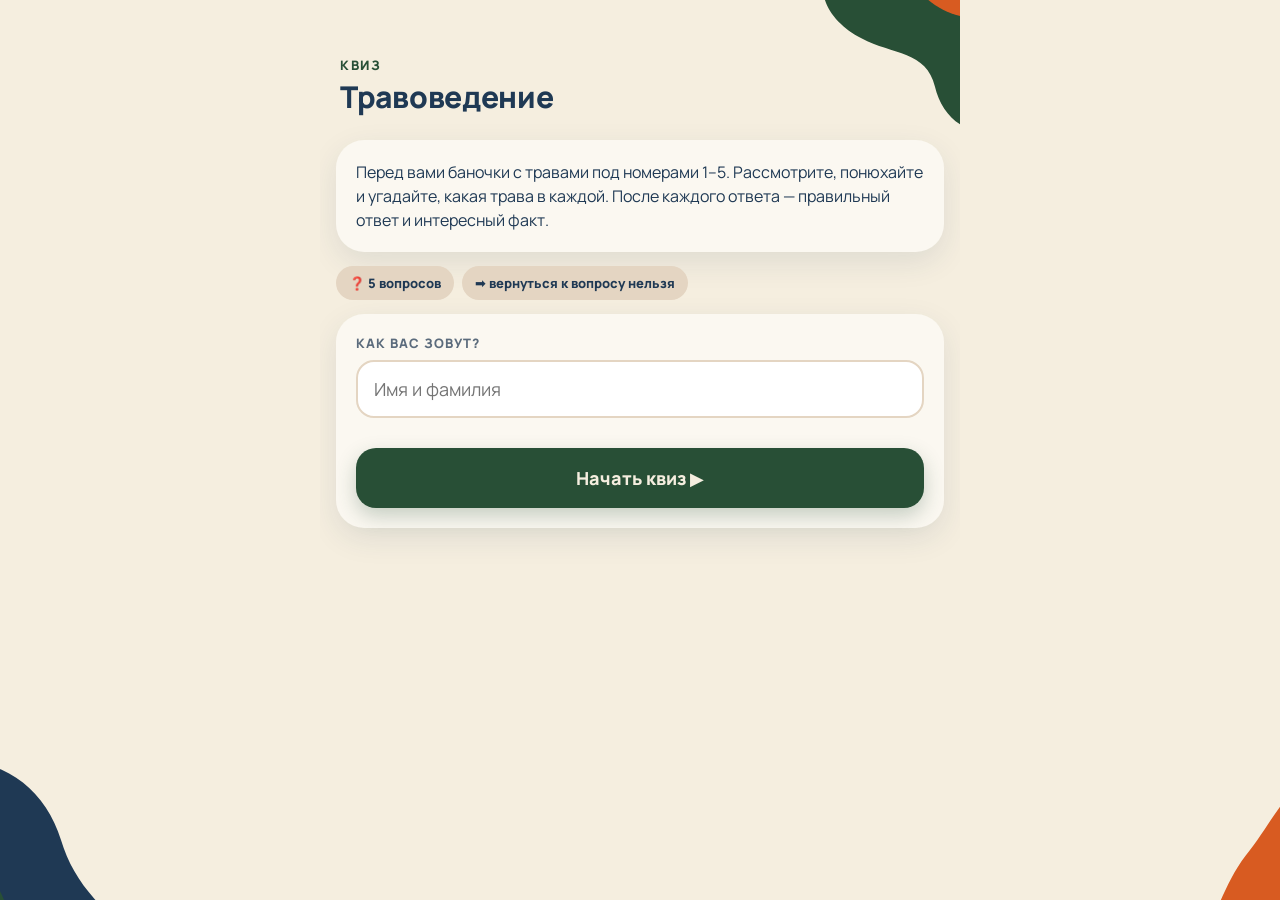
<file: travy/index.html>
<!doctype html>
<html lang="ru">
<head>
<meta charset="utf-8">
<meta name="viewport" content="width=device-width,initial-scale=1,viewport-fit=cover">
<title>Травоведение</title>
<meta name="theme-color" content="#F5EEDF">
<link href="../assets/fonts/manrope.css" rel="stylesheet">
<style>
:root{--c:#284F36;--green:#284F36;--orange:#D85B21;--navy:#1F3954;--sand:#E4D5C2;--cream:#F5EEDF;--paper:#FBF8F1;
  --ink:var(--navy);--muted:#5B6B7C;--bg:var(--cream);--card:var(--paper);--line:var(--sand);--ok:var(--green);--bad:var(--orange);--half:#B9862F}
*{box-sizing:border-box;-webkit-tap-highlight-color:transparent}
html{-webkit-text-size-adjust:100%;text-size-adjust:100%}
/* iPhone: кнопки без системного оформления, без задержки и двойного «зума» по быстрому касанию */
button{-webkit-appearance:none;appearance:none;touch-action:manipulation;-webkit-user-select:none;user-select:none}
select,input,textarea,a,label{touch-action:manipulation}
html,body{margin:0;min-height:100%;background:var(--bg);font-family:Gilroy,Manrope,system-ui,sans-serif;font-weight:400;color:var(--ink)}
b,strong,h1,h2,h3{font-weight:800}
button,input,select,textarea{font-family:inherit}
#app{max-width:640px;margin:0 auto;min-height:100vh;min-height:100dvh;display:flex;flex-direction:column;position:relative;overflow-x:hidden;overflow-x:clip}
.blob{position:absolute;pointer-events:none;z-index:0}
.hero{color:var(--ink);padding:56px 20px 10px;position:relative}
.hero h1{margin:6px 0 0;font-size:30px;font-weight:800;line-height:1.12;letter-spacing:-.3px;position:relative;z-index:1;max-width:80%}
.hero .kick{font-size:13px;font-weight:800;color:var(--c);text-transform:uppercase;letter-spacing:1.5px;position:relative;z-index:1}
.cover{width:100%;max-height:220px;object-fit:cover;border-radius:24px;margin:16px 0 0;display:block;position:relative;z-index:1}
.wrap{padding:16px;flex:1;display:flex;flex-direction:column;gap:14px;position:relative;z-index:1}
.card{background:var(--card);border-radius:28px;padding:20px;box-shadow:0 10px 30px rgba(31,57,84,.10)}
.desc{white-space:pre-wrap;line-height:1.5;font-size:16px}
.chips{display:flex;flex-wrap:wrap;gap:8px}
.chip{background:var(--sand);border-radius:99px;padding:8px 13px;font-weight:800;font-size:13px}
label.lbl{font-weight:800;font-size:13px;color:var(--muted);display:block;margin-bottom:8px;text-transform:uppercase;letter-spacing:1px}
.inp{width:100%;font-size:18px;padding:15px 16px;border:2px solid var(--line);border-radius:18px;background:#fff;color:var(--ink);outline:none;transition:border-color .2s}
.inp:focus{border-color:var(--c)}
.btn{border:0;border-radius:20px;padding:18px 20px;font-size:18px;font-weight:800;cursor:pointer;background:var(--c);color:var(--cream);box-shadow:0 8px 20px rgba(40,79,54,.25);width:100%;transition:transform .15s}
.btn:active{transform:scale(.98)}
.btn[disabled]{opacity:.45;cursor:default}
.btn.ghost{background:transparent;color:var(--ink);box-shadow:inset 0 0 0 2px var(--ink)}
.btn.red{background:var(--bad)}
.msg{text-align:center;padding:40px 20px;font-weight:800;font-size:17px;line-height:1.5}
.msg .big{font-size:56px}
.err{color:var(--bad);font-weight:800;font-size:14px;min-height:18px;margin-top:6px}
/* вопрос */
.topbar{display:flex;align-items:center;gap:10px;padding:16px 16px 6px;position:sticky;top:0;background:var(--bg);z-index:5}
.count{font-weight:800;font-size:13px;color:var(--c);white-space:nowrap;text-transform:uppercase;letter-spacing:1.5px;flex:1}
.progress{display:flex;gap:5px;padding:0 16px 4px}
.progress i{flex:1;height:6px;border-radius:6px;background:var(--sand);transition:background .3s}
.progress i.done{background:var(--c)}.progress i.now{background:var(--orange)}
.progress.long i{height:6px;border-radius:0}.progress.long{gap:0}.progress.long i:first-child{border-radius:6px 0 0 6px}.progress.long i:last-child{border-radius:0 6px 6px 0}
.timer{font-weight:800;font-size:15px;background:var(--paper);border-radius:14px;padding:8px 12px;font-variant-numeric:tabular-nums;box-shadow:0 2px 8px rgba(31,57,84,.08)}
.timer.low{background:var(--orange);color:var(--paper)}
.snd{width:44px;height:44px;border-radius:50%;border:2px solid var(--ink);background:transparent;color:var(--ink);display:flex;align-items:center;justify-content:center;cursor:pointer;flex:none;padding:0}
.snd.on{background:var(--ink);color:var(--cream)}
.dots{display:flex;flex-wrap:wrap;gap:6px;padding:6px 16px 0}
.dots button{width:32px;height:32px;border-radius:50%;border:2px solid var(--line);background:var(--paper);font-weight:800;font-size:12px;color:var(--muted);cursor:pointer}
.dots button.ans{background:var(--c);border-color:var(--c);color:var(--cream)}
.dots button.cur{border-color:var(--ink);color:var(--ink)}
.dots button.ans.cur{border-color:var(--orange);color:var(--cream)}
.qtext{font-size:24px;font-weight:800;line-height:1.2;white-space:pre-wrap}
.qmeta{display:flex;gap:8px;align-items:center;margin-bottom:10px;font-size:12px;font-weight:800;color:var(--muted);text-transform:uppercase;letter-spacing:1px}
.qtimer{display:flex;align-items:center;gap:10px;margin-top:16px}
.qtimer .bar{flex:1;height:8px;border-radius:8px;background:var(--sand);overflow:hidden}
.qtimer .bar i{display:block;height:100%;width:100%;background:var(--green);border-radius:8px;transform-origin:left center;animation:qBar linear forwards;transition:background .3s}
@keyframes qBar{from{transform:scaleX(1)}to{transform:scaleX(0)}}
.qtimer b{font-size:15px;min-width:40px;text-align:right;font-variant-numeric:tabular-nums;color:var(--green)}
.qtimer.low .bar i{background:var(--orange)}.qtimer.low b{color:var(--orange)}
.qimg{display:block;width:100%;height:auto;border-radius:18px;margin-top:14px;max-height:340px;object-fit:contain;background:var(--cream)}
/* небольшие iPhone: картинка и текст компактнее, чтобы варианты ответа были видны без прокрутки */
@media(max-height:760px){.qimg{max-height:30vh}.qtext{font-size:20px}.card{padding:16px}.opt{min-height:54px;padding:9px 14px;font-size:16px}.topbar{padding-top:10px}.hero{padding-top:40px}}
.imgfail{display:flex;align-items:center;justify-content:center;gap:8px;min-height:120px;border-radius:18px;margin-top:14px;background:var(--cream);color:var(--muted);font-weight:800;font-size:14px;border:2px dashed var(--line);cursor:pointer;width:100%;text-align:center;padding:12px}
.media{margin-top:14px}
.media iframe{width:100%;aspect-ratio:16/9;border:0;border-radius:18px}
.media a{display:inline-flex;gap:6px;align-items:center;font-weight:800;color:var(--ink);text-decoration:none;background:var(--sand);padding:11px 15px;border-radius:14px}
.hint{font-size:13px;font-weight:800;color:var(--muted);margin-top:2px}
.opts{display:flex;flex-direction:column;gap:10px}
.opts.grid{display:grid;grid-template-columns:1fr 1fr}
.opt{display:flex;align-items:center;gap:14px;background:var(--paper);border:2px solid var(--line);border-radius:20px;padding:11px 16px;min-height:62px;font-size:17px;text-align:left;cursor:pointer;color:var(--ink);width:100%;transition:background .2s,color .2s,border-color .2s}
.opt .mark{width:36px;height:36px;border-radius:50%;background:var(--sand);color:var(--ink);flex:none;display:flex;align-items:center;justify-content:center;font-size:15px;font-weight:800;transition:background .2s,color .2s}
.opt.sq .mark{border-radius:12px}
@media(hover:hover){.opt:not([disabled]):hover{border-color:var(--c)}}
.opt.on{background:var(--c);border-color:var(--c);color:var(--cream)}
.opt.on .mark{background:var(--cream);color:var(--c)}
.opt.img{flex-direction:column;align-items:stretch;padding:8px}
.opt.img img{display:block;width:100%;height:auto;max-height:240px;object-fit:cover;border-radius:14px;pointer-events:none}
.opt .mark,.opt span{pointer-events:none}
.opt.img .row{display:flex;align-items:center;gap:10px;padding:2px 4px}
.opt[disabled]{opacity:.6;cursor:default}
.tf{display:grid;grid-template-columns:1fr 1fr;gap:12px}
.tf .opt{justify-content:center;font-size:19px;font-weight:800;padding:24px 10px}
.ord{display:flex;align-items:center;gap:10px;background:var(--paper);border:2px solid var(--line);border-radius:20px;padding:10px 10px 10px 14px;font-size:17px}
.ord .n{width:32px;height:32px;border-radius:50%;background:var(--sand);color:var(--ink);font-size:14px;font-weight:800;display:flex;align-items:center;justify-content:center;flex:none}
.ord .t{flex:1}
.ord button{width:42px;height:42px;border-radius:14px;border:0;background:var(--cream);color:var(--ink);font-size:18px;font-weight:800;cursor:pointer}
.ord button[disabled]{opacity:.3}
.ord.moved{animation:qPick .3s ease}
.pair{background:var(--paper);border:2px solid var(--line);border-radius:20px;padding:14px;display:flex;flex-direction:column;gap:8px;transition:border-color .2s}
.pair b{font-size:17px}
.pair select{font-size:16px;padding:12px;border-radius:14px;border:2px solid var(--line);background:#fff;color:var(--ink)}
.pair.done{border-color:var(--c)}
textarea.inp{min-height:130px;resize:vertical;font-size:17px}
.nav{display:flex;gap:10px;padding:14px 16px 20px;padding-bottom:calc(20px + env(safe-area-inset-bottom));position:sticky;bottom:0;background:linear-gradient(rgba(245,238,223,0),var(--bg) 30%);z-index:4;pointer-events:none}
.nav .btn{pointer-events:auto}   /* прозрачный край панели не перехватывает касания по вариантам ответа */
.nav .btn{flex:1}
.locked{font-size:13px;font-weight:800;color:var(--bad);text-align:center}
.preview{background:var(--orange);color:#fff;font-weight:800;font-size:13px;text-align:center;padding:8px;position:relative;z-index:6}
/* анимации */
@keyframes qUp{from{opacity:0;transform:translateY(18px)}to{opacity:1;transform:none}}
@keyframes qIn{from{opacity:0;transform:translateX(48px)}to{opacity:1;transform:none}}
@keyframes qInBack{from{opacity:0;transform:translateX(-48px)}to{opacity:1;transform:none}}
@keyframes qOut{to{opacity:0;transform:translateX(-48px)}}
@keyframes qOutBack{to{opacity:0;transform:translateX(48px)}}
@keyframes qPick{0%{transform:scale(1)}40%{transform:scale(.96)}100%{transform:scale(1)}}
@keyframes qPop{0%{opacity:0;transform:scale(.85)}70%{opacity:1;transform:scale(1.04)}100%{transform:none}}
.anim .card{animation:qIn .42s cubic-bezier(.2,.8,.2,1) both}
.anim.back .card{animation-name:qInBack}
.in{animation:qUp .45s cubic-bezier(.2,.8,.2,1) both}
.leave{animation:qOut .24s ease-in forwards}
.leave.back{animation-name:qOutBack}
.opt.picked{animation:qPick .25s ease}
.pop{animation:qPop .6s cubic-bezier(.2,.8,.2,1) both}
@media(prefers-reduced-motion:reduce){*{animation:none!important;transition:none!important}}
/* ответ сразу */
.opt.right{background:var(--green);border-color:var(--green);color:var(--cream);opacity:1}
.opt.right .mark{background:var(--cream);color:var(--green)}
.opt.wrong{background:var(--orange);border-color:var(--orange);color:#fff;opacity:1;animation:qShake .4s ease}
.opt.wrong .mark{background:#fff;color:var(--orange)}
.opt.dim{opacity:.45}
.fb{border-radius:24px;overflow:hidden;background:var(--paper);box-shadow:0 10px 30px rgba(31,57,84,.12);animation:qFb .5s cubic-bezier(.2,.9,.25,1.1) both}
.fb-bar{display:flex;align-items:center;gap:14px;padding:16px 18px;color:#fff;background:var(--green)}
.fb.bad .fb-bar,.fb.time .fb-bar{background:var(--orange)}
.fb.half .fb-bar{background:var(--half)}
.fb.open .fb-bar{background:var(--navy)}
.fb-bar b{display:block;font-size:22px}
.fb-joke{display:block;font-size:15px;opacity:.95;margin-top:2px}
.fb-ic{width:46px;height:46px;border-radius:50%;background:rgba(255,255,255,.22);display:flex;align-items:center;justify-content:center;font-size:24px;font-weight:800;flex:none;animation:qPop .5s .15s both}
.fb-right{padding:14px 18px 0;font-size:16px}
.fb-e{padding:12px 18px 18px;font-size:15px;line-height:1.5;color:var(--ink)}
.fb-ph{position:relative;margin:14px 18px 0;border-radius:18px;overflow:hidden;background:var(--cream);aspect-ratio:4/3;max-height:320px;animation:qPh .7s .15s cubic-bezier(.2,.8,.2,1) both}
.fb-ph img{display:block;width:100%;height:100%;object-fit:cover;animation:qPhZoom 6s .15s ease-out both}
.fb-ph figcaption{position:absolute;left:12px;bottom:12px;background:rgba(251,248,241,.94);color:#284F36;font-weight:800;font-size:15px;padding:7px 14px;border-radius:999px;box-shadow:0 4px 14px rgba(31,57,84,.18);animation:qPop .5s .55s both}
.fb-ph{margin-left:auto;margin-right:auto;width:calc(100% - 36px)}
@keyframes qPh{from{opacity:0;transform:translateY(12px) scale(.97)}to{opacity:1;transform:none}}
@keyframes qPhZoom{from{transform:scale(1.08)}to{transform:scale(1)}}
.fb-right+.fb-e,.fb-bar+.fb-e{padding-top:14px}
.fb-bar:last-child{border-radius:0}
@keyframes qFb{from{opacity:0;transform:translateY(24px) scale(.97)}to{opacity:1;transform:none}}
@keyframes qShake{0%,100%{transform:none}20%{transform:translateX(-6px)}40%{transform:translateX(6px)}60%{transform:translateX(-4px)}80%{transform:translateX(3px)}}
/* напряжённый режим */
body.tense{background:#EFE4D0}
body.tense .topbar{background:#EFE4D0}
body.tense .nav{background:linear-gradient(rgba(239,228,208,0),#EFE4D0 30%)}
body.tense .qtimer .bar{height:12px}
body.tense .qtimer b{font-size:20px}
body.tense::after{content:'';position:fixed;top:0;right:0;bottom:0;left:0;pointer-events:none;z-index:30;box-shadow:inset 0 0 90px 24px rgba(216,91,33,.55);opacity:0;transition:opacity .3s;will-change:opacity}
body.tense.danger::after{animation:qPulse 1s ease-in-out infinite}
body.tense.danger .qtimer{animation:qShake .5s ease infinite}
body.tense.danger .card{box-shadow:0 0 0 3px var(--orange),0 10px 30px rgba(216,91,33,.25)}
/* пульсирует только прозрачность готовой тени — iPhone не перерисовывает весь экран 60 раз в секунду */
@keyframes qPulse{0%,100%{opacity:.35}50%{opacity:1}}
/* итог */
.ring{width:170px;height:170px;margin:4px auto 0;position:relative}
.ring svg{transform:rotate(-90deg)}
.ring .arc{transition:stroke-dasharray 1.2s cubic-bezier(.2,.8,.2,1)}
.ring .v{position:absolute;top:0;right:0;bottom:0;left:0;display:flex;flex-direction:column;align-items:center;justify-content:center}
.ring .v b{font-size:42px;font-weight:800}
.ring .v span{font-size:13px;font-weight:800;color:var(--muted)}
.res-grid{display:grid;grid-template-columns:repeat(3,1fr);gap:10px;text-align:center}
.res-grid div{background:var(--cream);border-radius:18px;padding:12px 4px}
.res-grid b{display:block;font-size:21px;font-weight:800}
.res-grid span{font-size:11px;font-weight:800;color:var(--muted);text-transform:uppercase;letter-spacing:.5px}
.rv{border-left:5px solid var(--line);padding:4px 0 4px 12px;margin:14px 0}
.rv.ok{border-color:var(--ok)}.rv.bad{border-color:var(--bad)}.rv.half{border-color:var(--half)}
.rv .t{font-weight:800}
.rv .y,.rv .c{font-size:15px;margin-top:4px}
.rv .c{color:var(--ok);font-weight:800}
.rv .e{font-size:14px;color:var(--muted);margin-top:6px;background:var(--cream);border-radius:14px;padding:9px 11px}
.toast{position:fixed;left:50%;bottom:calc(96px + env(safe-area-inset-bottom));pointer-events:none;transform:translateX(-50%);background:var(--ink);color:var(--cream);padding:12px 18px;border-radius:16px;font-weight:800;z-index:50;max-width:90%;text-align:center}
.modal-bg{position:fixed;top:0;right:0;bottom:0;left:0;background:rgba(31,57,84,.5);display:flex;align-items:center;justify-content:center;padding:20px;z-index:40}
.modal{background:var(--paper);border-radius:28px;padding:22px;max-width:380px;width:100%;text-align:center;animation:qPop .35s ease both}
.modal h3{margin:0 0 8px}
.modal .row{display:flex;gap:10px;margin-top:16px}
</style>
</head>
<body>
<div id="app"></div>
<script src="../assets/leaf.js"></script>
<script>
var CODE = 'travy';
var PREVIEW = false;
var ADMIN_TOKEN = (function () { try { return localStorage.getItem('quiz_admin_token') || ''; } catch (e) { return ''; } })();
var S = {fb: {}, sound: (function () { try { return localStorage.getItem('quiz_sound') === '1'; } catch (e) { return false; } })(), anim: '', lastSec: null, used: {}, meta: null, att: null, i: 0, answers: {}, saved: {}, timedOut: {}, qStart: 0, result: null, error: null, busy: false, offset: 0};

function esc(s) { return String(s == null ? '' : s).replace(/[&<>"']/g, function (c) { return {'&': '&amp;', '<': '&lt;', '>': '&gt;', '"': '&quot;', "'": '&#39;'}[c]; }); }
function toast(m) { var t = document.createElement('div'); t.className = 'toast'; t.textContent = m; document.body.appendChild(t); setTimeout(function () { t.remove(); }, 2600); }
function device() {
  try { var d = localStorage.getItem('quiz_device'); if (!d) { d = Math.random().toString(36).slice(2) + Date.now().toString(36); localStorage.setItem('quiz_device', d); } return d; }
  catch (e) { return ''; }
}
var QUIZ = {"title": "Травоведение", "description": "Перед вами баночки с травами под номерами 1–5. Рассмотрите, понюхайте и угадайте, какая трава в каждой. После каждого ответа — правильный ответ и интересный факт.", "color": "#284F36", "cover": null, "settings": {"timeTotal": null, "shuffleQuestions": false, "shuffleOptions": true, "randomCount": null, "oneAttempt": false, "allowBack": false, "partialCredit": true, "speedBonus": false, "showAnswers": false, "instantFeedback": true, "mood": "calm", "grades": [], "certificate": {"enabled": false, "minPercent": 0, "text": "за успешное прохождение квиза"}}, "questions": [{"id": 31, "type": "single", "text": "Какое растение под номером 1?", "image": null, "answerImage": "img/chabrets.jpg", "media": null, "options": [{"id": "o1", "text": "Иван-чай", "image": null}, {"id": "o2", "text": "Чабрец", "image": null}, {"id": "o3", "text": "Мята", "image": null}, {"id": "o4", "text": "Саган-дайля", "image": null}], "answer": "o2", "explanation": "Чабрец (также известный как тимьян) в Древней Греции считался травой мужества — атлеты натирались его маслом перед состязаниями, веря, что он придаёт им силы. На Руси его называли «богородской травой» и зашивали в подушки — считалось, что это приносит здоровье и долголетие. А ещё чабрец — один из главных компонентов знаменитой смеси «прованские травы».", "points": 1, "timeLimit": null}, {"id": 32, "type": "single", "text": "Какое растение под номером 2?", "image": null, "answerImage": "img/dushitsa.jpg", "media": null, "options": [{"id": "o1", "text": "Лаванда", "image": null}, {"id": "o2", "text": "Лук медвежий", "image": null}, {"id": "o3", "text": "Крапива", "image": null}, {"id": "o4", "text": "Душица", "image": null}], "answer": "o4", "explanation": "Душица, которую в Европе знают как «орегано», в переводе с греческого означает «украшение горы». Древние греки верили, что душица — трава любви, и использовали её в зельях, связанных с чувствами. А ещё душица — природный консервант: в её составе есть вещества, которые не дают размножаться бактериям. Именно поэтому орегано так популярно в итальянской кухне — оно не только вкусно, но и помогает еде дольше оставаться свежей.", "points": 1, "timeLimit": null}, {"id": 33, "type": "single", "text": "Какое растение под номером 3?", "image": null, "answerImage": "img/myata.jpg", "media": null, "options": [{"id": "o1", "text": "Мята", "image": null}, {"id": "o2", "text": "Ромашка", "image": null}, {"id": "o3", "text": "Можжевельник", "image": null}, {"id": "o4", "text": "Подорожник", "image": null}], "answer": "o1", "explanation": "Мята — одно из самых древних растений, известных человеку. Её название связано с греческим мифом о нимфе Минфе, которую богиня Персефона из ревности превратила в растение. На Руси мяту использовали не только для чая, но и для свежести в доме — ею мыли полы и посуду. А ещё мята содержит ментол, который даёт тот самый «холодок» — именно поэтому её добавляют в зубные пасты и жвачки.", "points": 1, "timeLimit": null}, {"id": 34, "type": "single", "text": "Какое растение под номером 4?", "image": null, "answerImage": "img/romashka.jpg", "media": null, "options": [{"id": "o1", "text": "Иван-чай", "image": null}, {"id": "o2", "text": "Одуванчик", "image": null}, {"id": "o3", "text": "Ромашка", "image": null}, {"id": "o4", "text": "Клевер", "image": null}], "answer": "o3", "explanation": "Ромашка — символ русской природы, хотя её нынешнее название пришло к нам из Европы только в XVI веке. До этого её называли «пупавкой», «белоцветом» или «солнечником». В старину отваром ромашки умывались, чтобы кожа была чище, и мыли голову для золотистого оттенка волос. А чай с ромашкой до сих пор считается в Англии традиционным успокаивающим напитком.", "points": 1, "timeLimit": null}, {"id": 35, "type": "single", "text": "Какое растение под номером 5?", "image": null, "answerImage": "img/lavanda.jpg", "media": null, "options": [{"id": "o1", "text": "Клевер", "image": null}, {"id": "o2", "text": "Можжевельник", "image": null}, {"id": "o3", "text": "Лаванда", "image": null}, {"id": "o4", "text": "Саган-дайля", "image": null}], "answer": "o3", "explanation": "Лаванда известна человечеству уже тысячи лет. Её название происходит от латинского «lava» — «мыть», потому что ещё в Древнем Риме лавандовую воду добавляли в ванны для свежести и аромата. В 1922 году археологи нашли лаванду в гробнице Тутанхамона — запах сохранился спустя три тысячи лет. А сухие веточки лаванды до сих пор кладут в шкафы — она отлично отпугивает моль.", "points": 1, "timeLimit": null}]};
/* ---------- квиз без сервера ----------
   Всё, что раньше делал сервер (порядок вопросов, проверка, баллы, оценка, сертификат), считается прямо в телефоне.
   Попытка хранится в памяти телефона: перезагрузили страницу — продолжаем с того же места. */
QUIZ.questions.forEach(function (q) { if (q.answerImage) { var im = new Image(); im.src = q.answerImage; } });
var LOCAL = (function () {
  var DEF = {timeTotal: null, shuffleQuestions: true, shuffleOptions: true, randomCount: null, oneAttempt: false, allowBack: true,
             partialCredit: true, speedBonus: false, showAnswers: false, instantFeedback: false, mood: 'calm', grades: [],
             certificate: {enabled: false, minPercent: 0, text: 'за успешное прохождение квиза'}};
  var mem = {};
  function store(k, v) { try { if (v === undefined) return JSON.parse(localStorage.getItem(k) || 'null'); if (v === null) localStorage.removeItem(k); else localStorage.setItem(k, JSON.stringify(v)); } catch (e) { if (v === undefined) return mem[k] || null; mem[k] = v; } }
  function settings() {
    var d = QUIZ.settings || {}, s = JSON.parse(JSON.stringify(DEF));
    function num(k, lo, hi) { var v = d[k]; if (v == null || v === '' || +v === 0 || isNaN(+v)) return null; return Math.max(lo, Math.min(hi, Math.round(+v))); }
    s.timeTotal = num('timeTotal', 1, 600); s.randomCount = num('randomCount', 1, 500);
    ['shuffleQuestions', 'shuffleOptions', 'oneAttempt', 'allowBack', 'partialCredit', 'speedBonus', 'showAnswers', 'instantFeedback'].forEach(function (k) { if (k in d) s[k] = !!d[k]; });
    s.mood = d.mood === 'tense' ? 'tense' : 'calm';
    if (s.instantFeedback) s.allowBack = false;
    s.grades = (d.grades || []).filter(function (g) { return g && String(g.label || '').trim() && !isNaN(parseFloat(g.min)); })
      .map(function (g) { return {min: Math.max(0, Math.min(100, parseFloat(g.min))), label: String(g.label).trim().slice(0, 20)}; })
      .sort(function (a, b) { return b.min - a.min; });
    var c = d.certificate || {};
    s.certificate = {enabled: !!c.enabled, minPercent: Math.max(0, Math.min(100, parseFloat(String(c.minPercent || 0).replace(',', '.')) || 0)),
                     text: String(c.text || DEF.certificate.text).trim().slice(0, 150)};
    return s;
  }
  var ST = settings(), QS = QUIZ.questions.map(function (q, i) { q._pos = i; q.options = q.options || []; return q; });
  var BY = {}; QS.forEach(function (q) { BY[q.id] = q; });
  var KEY = 'quiz_local_' + CODE, DONE = 'quiz_done_' + CODE;

  function fail(status, msg) { var e = new Error(msg); e.status = status; throw e; }
  function shuffle(a) { for (var i = a.length - 1; i > 0; i--) { var j = Math.floor(Math.random() * (i + 1)), t = a[i]; a[i] = a[j]; a[j] = t; } return a; }
  function nowIso() { return new Date().toISOString(); }
  function token() { return Math.random().toString(36).slice(2) + Date.now().toString(36); }
  function norm(s) { return String(s == null ? '' : s).toLowerCase().replace(/ё/g, 'е').trim().replace(/\s+/g, ' ').replace(/^[ .!;]+|[ .!;]+$/g, ''); }
  function numv(s) { var v = String(s == null ? '' : s).replace(',', '.').replace(/ /g, ''); return v !== '' && !isNaN(+v) ? +v : null; }
  function ids(q) { return q.options.map(function (o) { return o.id; }); }
  function same(a, b) { return a.length === b.length && a.every(function (x, i) { return x === b[i]; }); }

  function plan() {
    var qs = QS.slice();
    if (ST.randomCount && ST.randomCount < qs.length) {
      qs = shuffle(qs).slice(0, ST.randomCount);
      if (!ST.shuffleQuestions) qs.sort(function (a, b) { return a._pos - b._pos; });
    } else if (ST.shuffleQuestions) shuffle(qs);
    return qs.map(function (q) {
      var o = ids(q), order = o.slice();
      if (q.type === 'order' || q.type === 'match') { var n = 0; while (order.length > 1 && same(order, o) && n++ < 50) shuffle(order); }
      else if (ST.shuffleOptions) shuffle(order);
      return {q: q.id, o: order};
    });
  }
  function pub(q, order) {
    var by = {}; q.options.forEach(function (o) { by[o.id] = o; });
    var out = {id: q.id, type: q.type, text: q.text, image: q.image, media: q.media, points: q.points, timeLimit: q.timeLimit};
    if (q.type === 'single' || q.type === 'multi' || q.type === 'order')
      out.options = order.filter(function (i) { return by[i]; }).map(function (i) { return {id: i, text: by[i].text, image: by[i].image || null}; });
    else if (q.type === 'match') {
      out.left = q.options.map(function (o) { return {id: o.id, text: o.left}; });
      out.right = order.filter(function (i) { return by[i]; }).map(function (i) { return {id: i, text: by[i].right}; });
    }
    return out;
  }
  function check(q, g) {
    var t = q.type, partial = ST.partialCredit;
    if (t === 'open') return null;
    if (g == null) return 0;
    if (t === 'single') return g === q.answer ? 1 : 0;
    if (t === 'multi') {
      var right = q.answer || [], ch = Array.isArray(g) ? g : [];
      var hit = ch.filter(function (x) { return right.indexOf(x) >= 0; }).length, miss = ch.filter(function (x) { return right.indexOf(x) < 0; }).length;
      if (hit === right.length && !miss) return 1;
      return partial ? Math.max(0, (hit - miss) / right.length) : 0;
    }
    if (t === 'truefalse') return g === q.answer ? 1 : 0;
    if (t === 'text') {
      var a = q.answer || {values: []};
      if (a.tolerance != null) { var x = numv(g); if (x != null && a.values.some(function (v) { var y = numv(v); return y != null && Math.abs(x - y) <= a.tolerance + 1e-9; })) return 1; }
      return a.values.map(norm).indexOf(norm(g)) >= 0 ? 1 : 0;
    }
    if (t === 'order') {
      var r = ids(q), gg = Array.isArray(g) ? g : [];
      if (same(gg, r)) return 1;
      return partial ? r.filter(function (x, i) { return gg[i] === x; }).length / r.length : 0;
    }
    if (t === 'match') {
      var m = g && typeof g === 'object' ? g : {}, ok = q.options.filter(function (o) { return m[o.id] === o.id; }).length;
      if (ok === q.options.length) return 1;
      return partial ? ok / q.options.length : 0;
    }
    return 0;
  }
  function pointsFor(q, fr, ms) {
    if (fr == null) return 0;
    var p = q.points * fr;
    if (ST.speedBonus && q.timeLimit && fr >= 1 && ms != null) p += q.points * 0.5 * Math.max(0, 1 - Math.min(ms, q.timeLimit * 1000) / (q.timeLimit * 1000));
    return Math.round(p * 100) / 100;
  }
  function maxPoints(q) { return q.type === 'open' ? 0 : q.points * (ST.speedBonus && q.timeLimit ? 1.5 : 1); }
  function gradeOf(p) { for (var i = 0; i < ST.grades.length; i++) if (p >= ST.grades[i].min) return ST.grades[i].label; return null; }
  function optText(q, id) { var o = q.options.filter(function (x) { return x.id === id; })[0]; return o ? (o.text || '(картинка)') : null; }
  function correctView(q) {
    var t = q.type;
    if (t === 'single') return optText(q, q.answer) || '';
    if (t === 'multi') return (q.answer || []).map(function (i) { return optText(q, i); }).filter(Boolean).join(', ');
    if (t === 'truefalse') return q.answer ? 'Верно' : 'Неверно';
    if (t === 'text') return (q.answer.values || []).join(' / ');
    if (t === 'order') return q.options.map(function (o) { return o.text; }).join(' → ');
    if (t === 'match') return q.options.map(function (o) { return o.left + ' — ' + o.right; }).join('; ');
    return '';
  }
  function givenView(q, g) {
    var t = q.type;
    if (g == null || g === '' || (Array.isArray(g) && !g.length)) return '—';
    if (t === 'single') return optText(q, g) || '—';
    if (t === 'multi') return g.map(function (i) { return optText(q, i) || '?'; }).join(', ');
    if (t === 'truefalse') return g ? 'Верно' : 'Неверно';
    if (t === 'text' || t === 'open') return String(g);
    if (t === 'order') return g.map(function (i) { return optText(q, i) || '?'; }).join(' → ');
    if (t === 'match') return q.options.map(function (o) { var r = q.options.filter(function (x) { return x.id === g[o.id]; })[0]; return o.left + ' — ' + (r ? r.right : '?'); }).join('; ');
    return String(g);
  }
  function cleanGiven(q, a) {
    var t = q.type, o = ids(q);
    if (t === 'single') return o.indexOf(a) >= 0 ? a : null;
    if (t === 'multi') return o.filter(function (x) { return (Array.isArray(a) ? a : []).indexOf(x) >= 0; });
    if (t === 'truefalse') return a === true || a === false ? a : null;
    if (t === 'text' || t === 'open') return a == null || a === '' ? null : String(a).slice(0, 2000);
    if (t === 'order') { var aa = Array.isArray(a) ? a : []; return same(aa.slice().sort(), o.slice().sort()) ? aa.filter(function (x) { return o.indexOf(x) >= 0; }) : null; }
    if (t === 'match') { var m = a && typeof a === 'object' ? a : {}, out = {}; Object.keys(m).forEach(function (k) { if (o.indexOf(k) >= 0 && o.indexOf(m[k]) >= 0) out[k] = m[k]; }); return out; }
    return null;
  }

  function meta() {
    var count = ST.randomCount ? Math.min(QS.length, ST.randomCount) : QS.length, done = store(DONE);
    return {code: CODE, title: QUIZ.title, description: QUIZ.description || '', color: QUIZ.color || '#284F36', cover: QUIZ.cover || null,
            state: 'open', opensAt: null, closesAt: null, count: count, timeTotal: ST.timeTotal, allowBack: ST.allowBack,
            oneAttempt: ST.oneAttempt, instantFeedback: ST.instantFeedback, mood: ST.mood,
            perQuestionTimers: QS.some(function (q) { return q.timeLimit; }), doneToken: ST.oneAttempt && done ? done.token : null};
  }
  function payload(a) {
    var ans = {};
    Object.keys(a.answers).forEach(function (k) { ans[k] = a.answers[k].a; });
    return {token: a.token, name: a.name, startedAt: a.startedAt, deadline: a.deadline, serverNow: nowIso(),
            questions: a.plan.filter(function (p) { return BY[p.q]; }).map(function (p) { return pub(BY[p.q], p.o); }), answers: ans, finished: !!a.finishedAt};
  }
  function attempt(tok) { var a = store(KEY); if (!a || a.token !== tok) fail(404, 'Попытка не найдена — начните заново'); return a; }
  function start(b) {
    var name = String(b.name || '').split(/\s+/).filter(Boolean).join(' ').slice(0, 60);
    if (name.length < 2) fail(400, 'Напишите имя');
    if (ST.oneAttempt && store(DONE)) fail(409, 'С этого телефона квиз уже пройден — можно только один раз');
    var cur = store(KEY);
    if (cur && !cur.finishedAt && !(cur.deadline && cur.deadline < nowIso())) return payload(cur);   // перезагрузили страницу — продолжаем
    if (!QS.length) fail(400, 'В квизе нет вопросов');
    var started = new Date(), a = {token: token(), name: name, startedAt: started.toISOString(), plan: plan(), answers: {}, finishedAt: null,
      deadline: ST.timeTotal ? new Date(started.getTime() + ST.timeTotal * 60000).toISOString() : null};
    store(KEY, a);
    return payload(a);
  }
  function answer(b) {
    var a = attempt(b.token);
    if (a.finishedAt) fail(409, 'Квиз уже завершён');
    if (a.deadline && Date.now() > new Date(a.deadline).getTime() + 10000) fail(409, 'Время вышло');
    var qid = +b.questionId, inPlan = a.plan.some(function (p) { return p.q === qid; });
    if (!inPlan) fail(400, 'Этого вопроса нет в вашем квизе');
    var old = a.answers[String(qid)];
    if (old && !ST.allowBack && old.locked) fail(409, 'Ответ на этот вопрос уже дан');
    var q = BY[qid], ms = Math.max(0, +b.ms || 0);
    if (q.timeLimit) ms = Math.min(ms, q.timeLimit * 1000);
    var given = cleanGiven(q, b.answer);
    a.answers[String(qid)] = {a: given, ms: ms, at: nowIso(), locked: !ST.allowBack};
    store(KEY, a);
    if (!ST.instantFeedback) return {ok: true};
    var empty = given == null || given === '' || (Array.isArray(given) && !given.length) || (typeof given === 'object' && !Array.isArray(given) && given !== null && !Object.keys(given).length);
    var fb = {ok: check(q, given), correct: correctView(q), yours: givenView(q, given), explanation: q.explanation || '', photo: q.answerImage || null, timedOut: !!(b.timedOut && empty)};
    if (q.type === 'single' || q.type === 'multi' || q.type === 'truefalse') fb.correctIds = Array.isArray(q.answer) ? q.answer : [q.answer];
    return {ok: true, feedback: fb};
  }
  function result(a) {
    var out = {name: a.name, score: a.score, maxScore: a.maxScore, percent: a.percent, grade: a.grade, durationS: a.durationS,
               finishedAt: a.finishedAt, title: QUIZ.title, color: QUIZ.color || '#284F36'};
    if (ST.certificate.enabled && (a.percent || 0) >= ST.certificate.minPercent) out.certificate = {text: ST.certificate.text};
    if (ST.showAnswers) out.review = a.plan.filter(function (p) { return BY[p.q]; }).map(function (p) {
      var q = BY[p.q], g = (a.answers[String(q.id)] || {}).a, fr = check(q, g);
      return {text: q.text, type: q.type, image: q.image, yours: givenView(q, g), correct: correctView(q),
              ok: fr == null ? null : fr >= 1 ? 1 : fr > 0 ? 0.5 : 0, explanation: q.explanation};
    });
    return out;
  }
  function finish(b) {
    var a = attempt(b.token);
    if (!a.finishedAt) {
      var score = 0, mx = 0;
      a.plan.forEach(function (p) { var q = BY[p.q]; if (!q) return; var g = a.answers[String(q.id)] || {}; score += pointsFor(q, check(q, g.a), g.ms); mx += maxPoints(q); });
      var end = new Date(); if (a.deadline && end > new Date(a.deadline)) end = new Date(a.deadline);
      a.score = Math.round(score * 100) / 100; a.maxScore = Math.round(mx * 100) / 100;
      a.percent = mx ? Math.round(1000 * score / mx) / 10 : 100; a.grade = gradeOf(a.percent);
      a.durationS = Math.max(0, Math.round((end - new Date(a.startedAt)) / 1000)); a.finishedAt = end.toISOString();
      store(KEY, null); store(DONE, a);
    }
    return result(a);
  }
  return {call: function (path, body) {
    return new Promise(function (ok) { setTimeout(ok, 0); }).then(function () {
      if (path.indexOf('?device=') === 0) return meta();
      if (path.indexOf('/result') === 0) { var d = store(DONE), t = decodeURIComponent((path.split('token=')[1] || '')); if (!d || d.token !== t) fail(404, 'Результат не найден'); return result(d); }
      if (path === '/start') return start(body || {});
      if (path === '/answer') return answer(body || {});
      if (path === '/finish') { var a = store(KEY); if (!a) { var d2 = store(DONE); if (d2 && d2.token === (body || {}).token) return result(d2); } return finish(body || {}); }
      fail(404, 'Неизвестный запрос');
    });
  }};
})();
function api(path, body) { return LOCAL.call(path, body); }
function setTheme(c) { document.documentElement.style.setProperty('--c', c || '#284F36'); }
var BLOB_TR = '<svg class="blob" aria-hidden="true" viewBox="0 0 200 160" style="right:-40px;top:-30px;width:210px;height:170px"><path d="M40 0h160v150c-30 10-55-10-62-40-8-34-40-30-70-46C40 50 20 20 40 0z" fill="#284F36"/><path d="M110 0h90v40c-25 12-55 0-70-14-8-8-15-16-20-26z" fill="#D85B21"/></svg>';
var BLOB_BL = '<svg class="blob" aria-hidden="true" viewBox="0 0 200 200" style="left:-60px;bottom:-50px;width:220px;height:220px;position:fixed"><path d="M0 30c50-10 95 20 110 70 12 40 40 70 90 100H0z" fill="#1F3954"/><path d="M0 110c35 0 60 25 70 90H0z" fill="#284F36"/></svg>';
var BLOB_BR = '<svg class="blob" aria-hidden="true" viewBox="0 0 120 160" style="right:-30px;bottom:-40px;width:120px;height:160px;position:fixed"><path d="M120 0v160H10c20-30 25-60 50-90C80 45 95 10 120 0z" fill="#D85B21"/></svg>';
var ICON_SND = '<svg width="20" height="20" viewBox="0 0 24 24" fill="none" stroke="currentColor" stroke-width="2.2" stroke-linecap="round" stroke-linejoin="round" aria-hidden="true"><path d="M4 9v6h4l5 4V5L8 9z"/><path d="M16.5 8.5a5 5 0 0 1 0 7"/><path d="M19 6a8.5 8.5 0 0 1 0 12"/></svg>';
var ICON_MUTE = '<svg width="20" height="20" viewBox="0 0 24 24" fill="none" stroke="currentColor" stroke-width="2.2" stroke-linecap="round" stroke-linejoin="round" aria-hidden="true"><path d="M4 9v6h4l5 4V5L8 9z"/><path d="M17 9l5 6"/><path d="M22 9l-5 6"/></svg>';

/* ---------- звук таймера ---------- */
var AC = null;
function audio() { try { AC = AC || new (window.AudioContext || window.webkitAudioContext)(); if (AC.state !== 'running' && AC.resume) AC.resume().catch(function () {}); } catch (e) {} return AC; }
// iPhone включает звук только после касания экрана — «будим» звук при каждом касании, если он включён
['touchend', 'click'].forEach(function (ev) { document.addEventListener(ev, function () { if (S.sound && AC && AC.state !== 'running') audio(); }, {passive: true}); });
document.addEventListener('visibilitychange', function () { if (!document.hidden && S.att && !S.result) { S.lastSec = null; tick(); } });
function beep(urgent, tock) {
  var C = audio(); if (!C) return;
  var o = C.createOscillator(), g = C.createGain(), t = C.currentTime;
  o.type = 'triangle'; o.frequency.value = urgent ? 1320 : (tock ? 760 : 980);
  g.gain.setValueAtTime(0.0001, t); g.gain.exponentialRampToValueAtTime(urgent ? 0.25 : 0.14, t + 0.004); g.gain.exponentialRampToValueAtTime(0.0001, t + 0.07);
  o.connect(g); g.connect(C.destination); o.start(t); o.stop(t + 0.08);
}
function toggleSound() {
  S.sound = !S.sound; try { localStorage.setItem('quiz_sound', S.sound ? '1' : '0'); } catch (e) {}
  if (S.sound) { audio(); beep(false, false); }
  var b = document.getElementById('snd'); if (b) { b.classList.toggle('on', S.sound); b.innerHTML = S.sound ? ICON_SND : ICON_MUTE; b.setAttribute('aria-label', S.sound ? 'Выключить звук таймера' : 'Включить звук таймера'); }
}
function hasTimers() { return !!(S.att && (S.att.deadline || S.att.questions.some(function (q) { return q.timeLimit; }))); }
function shade(hex) { var n = parseInt(hex.slice(1), 16), r = n >> 16, g = (n >> 8) & 255, b = n & 255; var f = function (x) { return Math.min(255, Math.round(x + (255 - x) * .25)); }; return '#' + [f(r), f(g), f(b)].map(function (x) { return ('0' + x.toString(16)).slice(-2); }).join(''); }
function fmtDT(s) { if (!s) return ''; var d = new Date(s); return d.toLocaleDateString('ru-RU', {day: 'numeric', month: 'long'}) + ' в ' + d.toTimeString().slice(0, 5); }
function mmss(sec) { sec = Math.max(0, Math.ceil(sec)); return Math.floor(sec / 60) + ':' + ('0' + sec % 60).slice(-2); }
function word(n, a, b, c) { var x = n % 10, y = n % 100; return x === 1 && y !== 11 ? a : x >= 2 && x <= 4 && (y < 12 || y > 14) ? b : c; }

/* ---------- касания на iPhone ----------
   Safari на iPhone иногда «съедает» click, если в этот момент на странице что-то меняется (идёт таймер).
   Поэтому короткое касание кнопки обрабатываем сами: на touchend нажимаем кнопку программно, а обычный click гасим. */
(function () {
  var t0 = null, fastAt = 0, fastX = 0, fastY = 0;
  document.addEventListener('touchstart', function (e) { var p = e.touches[0]; t0 = e.touches.length === 1 ? {x: p.clientX, y: p.clientY, at: Date.now()} : null; }, {passive: true});
  document.addEventListener('touchmove', function (e) { if (!t0) return; var p = e.touches[0]; if (Math.abs(p.clientX - t0.x) > 10 || Math.abs(p.clientY - t0.y) > 10) t0 = null; }, {passive: true});
  document.addEventListener('touchend', function (e) {
    var start = t0; t0 = null;
    if (!start || Date.now() - start.at > 800) return;
    var b = e.target.closest && e.target.closest('button');
    if (!b || b.disabled || !document.getElementById('app').contains(b) && !b.closest('.modal-bg')) return;
    e.preventDefault();          // не будет второго, «родного» нажатия
    var ct = e.changedTouches && e.changedTouches[0]; fastX = ct ? ct.clientX : 0; fastY = ct ? ct.clientY : 0; fastAt = Date.now(); b.click();
  }, {passive: false});
  // если браузер всё же пришлёт своё нажатие следом — гасим его, чтобы вариант не выбрался дважды
  document.addEventListener('click', function (e) { if (e.isTrusted && Date.now() - fastAt < 600 && Math.abs(e.clientX - fastX) < 20 && Math.abs(e.clientY - fastY) < 20) { e.stopPropagation(); e.preventDefault(); } }, true);
})();

/* ---------- загрузка ---------- */
function load() {
  if (!CODE) { S.error = 'В ссылке нет кода квиза'; return render(); }
  api('?device=' + encodeURIComponent(device())).then(function (m) {
    S.meta = m; setTheme(m.color); document.title = m.title;
    if (m.doneToken) return api('/result?token=' + encodeURIComponent(m.doneToken)).then(function (r) { S.result = r; render(); });
    var saved = null; try { saved = localStorage.getItem('quiz_att_' + CODE); } catch (e) {}
    if (saved && m.state === 'open' && !PREVIEW) return begin(null, true);   // продолжить начатый
    render();
  }).catch(function (e) { S.error = e.message; render(); });
}

/* ---------- старт ---------- */
function begin(name, resume) {
  if (S.busy) return;
  var nm = name != null ? name : ((function () { try { return localStorage.getItem('quiz_name') || ''; } catch (e) { return ''; } })());
  if (!resume && nm.trim().length < 2) { document.getElementById('err').textContent = 'Напишите имя — хотя бы 2 буквы'; return; }
  S.busy = true;
  if (S.meta.mood === 'tense') { var pref = null; try { pref = localStorage.getItem('quiz_sound'); } catch (e) {} if (pref !== '0') { S.sound = true; audio(); } }
  api('/start', {name: nm || 'Участник', device: device()}).then(function (a) {
    S.busy = false; S.att = a; S.answers = {}; S.saved = {}; S.fb = {};
    Object.keys(a.answers || {}).forEach(function (k) { S.answers[k] = a.answers[k]; S.saved[k] = true; });
    S.offset = new Date(a.serverNow).getTime() - Date.now();
    try { localStorage.setItem('quiz_att_' + CODE, a.token); localStorage.setItem('quiz_name', nm); } catch (e) {}
    S.i = 0; var firstOpen = a.questions.findIndex(function (q) { return !(String(q.id) in S.answers); });
    if (resume && firstOpen > 0) S.i = firstOpen;
    S.qStart = Date.now(); S.anim = 'anim'; render(); S.anim = ''; tick();
  }).catch(function (e) {
    S.busy = false;
    if (resume) { try { localStorage.removeItem('quiz_att_' + CODE); } catch (x) {} return render(); }
    document.getElementById('err').textContent = e.message;
  });
}

/* ---------- таймеры ---------- */
var tickT = null;
function tick() {
  clearTimeout(tickT); if (!S.att || S.result) return;
  var q = cur(), now = Date.now();
  if (S.att.deadline) {
    var left = (new Date(S.att.deadline).getTime() - (now + S.offset)) / 1000;
    var el = document.getElementById('ttotal'), tt = '⏱ ' + mmss(left); if (el && el.textContent !== tt) { el.textContent = tt; el.classList.toggle('low', left < 60); }
    if (left <= 0) { toast('Время вышло'); return finish(true); }
  }
  if (q && q.timeLimit && !S.timedOut[q.id] && !isLocked(q)) {
    var ql = q.timeLimit - ((S.used[q.id] || 0) + now - S.qStart) / 1000, box = document.getElementById('qtimer');
    // полоска едет сама (CSS-анимация); здесь только цифра и только когда она меняется — частые изменения страницы
    // заставляли Safari на iPhone «не замечать» касаний по вариантам, пока идёт таймер
    if (box) { var bt = String(ql >= 60 ? mmss(ql) : Math.max(0, Math.ceil(ql))), bb = box.querySelector('b'); if (bb.textContent !== bt) bb.textContent = bt;
      if ((ql <= 5) !== box.classList.contains('low')) box.classList.toggle('low', ql <= 5); }
    if (ql <= 0) {
      S.timedOut[q.id] = true; setDanger(false);
      if (!S.meta.instantFeedback) toast('Время на вопрос вышло');
      saveCurrent(true).then(function (r) { if (r && r.feedback) showFeedback(q, r.feedback); else next(true); }); return;
    }
  }
  var perQ = q && q.timeLimit && !S.timedOut[q.id] && !isLocked(q), rem = perQ ? ql : (S.att.deadline ? left : null);
  if (rem != null) {
    var sec = Math.ceil(rem);
    var hot = sec <= (perQ ? 5 : 10);
    if (S.sound && S.lastSec != null && sec !== S.lastSec && sec > 0) { beep(hot, sec % 2 === 0); if (hot && S.meta.mood === 'tense') thump(); }
    S.lastSec = sec; setDanger(hot && sec > 0);
  }
  tickT = setTimeout(tick, 250);
}
function cur() { return S.att && S.att.questions[S.i]; }
function isLocked(q) { return S.timedOut[q.id] || !!S.fb[q.id] || (!S.meta.allowBack && S.saved[q.id] && S.lockedAfter && S.lockedAfter[q.id]); }

/* ---------- ответы ---------- */
function setAns(v) { var q = cur(); if (isLocked(q)) return; S.answers[q.id] = v; S.saved[q.id] = false; renderQ(); S.picked = null; S.moved = null; }
function pick(id) { S.picked = id; var q = cur(); if (q.type === 'single') setAns(id); else { var a = (S.answers[q.id] || []).slice(), k = a.indexOf(id); if (k >= 0) a.splice(k, 1); else a.push(id); setAns(a); } }
function moveItem(k, d) { var q = cur(), a = (S.answers[q.id] || q.options.map(function (o) { return o.id; })).slice(), j = k + d; if (j < 0 || j >= a.length) return; var t = a[k]; a[k] = a[j]; a[j] = t; S.moved = a[j]; setAns(a); }
function matchSet(left, right) { var q = cur(), a = Object.assign({}, S.answers[q.id] || {}); if (right) a[left] = right; else delete a[left]; setAns(a); }
function typed(v) { var q = cur(); S.answers[q.id] = v; S.saved[q.id] = false; markDots(); }
function hasAnswer(q) {
  var a = S.answers[q.id];
  if (q.type === 'order') return a != null;
  if (a == null || a === '') return false;
  if (q.type === 'multi') return a.length > 0;
  if (q.type === 'match') return Object.keys(a).length === q.left.length;
  return true;
}
function saveCurrent(force) {
  var q = cur(); if (!q || isLocked(q) && !force) return Promise.resolve();
  if (S.saved[q.id] && !force) return Promise.resolve();
  var a = S.answers[q.id];
  if (q.type === 'order' && a == null) { a = q.options.map(function (o) { return o.id; }); S.answers[q.id] = a; }  // оставил порядок как есть — это тоже ответ
  var ms = (S.used[q.id] || 0) + Date.now() - S.qStart;
  return api('/answer', {token: S.att.token, questionId: q.id, answer: a == null ? null : a, ms: ms, timedOut: !!S.timedOut[q.id]}).then(function (r) {
    S.saved[q.id] = true; if (!S.meta.allowBack) { S.lockedAfter = S.lockedAfter || {}; S.lockedAfter[q.id] = true; }
    return r;
  }).catch(function (e) { if (e.status === 409) { S.saved[q.id] = true; return; } toast(e.message); throw e; });
}
function go(i) {
  if (i === S.i || S.going) return;
  if (!S.meta.allowBack && i < S.i) return;
  var back = i < S.i; S.going = true;
  saveCurrent().then(function () {
    var q = cur(); S.used[q.id] = (S.used[q.id] || 0) + Date.now() - S.qStart;
    var w = document.getElementById('qwrap');
    var show = function () { S.going = false; S.i = i; S.qStart = Date.now(); S.lastSec = null; S.anim = 'anim' + (back ? ' back' : ''); render(); S.anim = ''; window.scrollTo(0, 0); tick(); };
    if (w && !matchMedia('(prefers-reduced-motion: reduce)').matches) { clearTimeout(tickT); w.classList.add('leave'); if (back) w.classList.add('back'); setTimeout(show, 230); } else show();
  }).catch(function () { S.going = false; });
}
function next(auto) {
  var q = cur();
  if (S.meta.instantFeedback && q && !S.fb[q.id] && !S.timedOut[q.id]) {
    if (!auto && !hasAnswer(q) && q.type !== 'open' && q.type !== 'order') { toast('Сначала выберите ответ'); return; }
    if (S.busy) return; S.busy = true;
    return saveCurrent(true).then(function (r) { S.busy = false; if (r && r.feedback) showFeedback(q, r.feedback); else advance(auto); })
      .catch(function () { S.busy = false; });
  }
  advance(auto);
}
var JOKES = {
  tense: {ok: ['Жизнь спасена!', 'Скорая может не торопиться 😎', 'Прирождённый спасатель!', 'Пострадавший благодарно моргает 🙂', 'Врачи аплодируют 👏'],
          bad: ['Пострадавший смотрит на вас с укором 😬', 'Доктор хватается за голову 🤦', 'В кино так не делают…', 'Ничего, следующий вопрос — шанс всё исправить'],
          time: ['Секунды решают всё! ⏳', 'Пока вы думали, скорая уже приехала 🚑', 'Тут надо быстрее!']},
  calm: {ok: [''], bad: [''], time: ['']}
};
function pickOne(a) { return a[Math.floor(Math.random() * a.length)]; }
function showFeedback(q, fb) {
  fb.kind = fb.timedOut ? 'time' : fb.ok === null ? 'open' : fb.ok >= 1 ? 'ok' : fb.ok > 0 ? 'half' : 'bad';
  var pool = JOKES[S.meta.mood === 'tense' ? 'tense' : 'calm'];
  fb.joke = pickOne(pool[fb.kind === 'half' ? 'bad' : fb.kind === 'open' ? 'ok' : fb.kind] || ['']);
  S.fb[q.id] = fb; setDanger(false);
  if (S.sound) chime(fb.kind === 'ok' || fb.kind === 'open');
  render();
  var el = document.getElementById('fb'); if (el) setTimeout(function () { el.scrollIntoView({behavior: 'smooth', block: 'nearest'}); }, 60);
}
function chime(good) {
  var C = audio(); if (!C) return;
  (good ? [660, 880, 1320] : [330, 220]).forEach(function (f, i) {
    var o = C.createOscillator(), g = C.createGain(), t = C.currentTime + i * (good ? .09 : .14);
    o.type = good ? 'triangle' : 'sawtooth'; o.frequency.value = f;
    g.gain.setValueAtTime(0.0001, t); g.gain.exponentialRampToValueAtTime(good ? .2 : .12, t + .01); g.gain.exponentialRampToValueAtTime(0.0001, t + (good ? .18 : .22));
    o.connect(g); g.connect(C.destination); o.start(t); o.stop(t + .25);
  });
}
function thump() {
  var C = audio(); if (!C) return;
  [0, .16].forEach(function (d, i) {
    var o = C.createOscillator(), g = C.createGain(), t = C.currentTime + d;
    o.type = 'sine'; o.frequency.setValueAtTime(i ? 120 : 150, t); o.frequency.exponentialRampToValueAtTime(60, t + .12);
    g.gain.setValueAtTime(0.0001, t); g.gain.exponentialRampToValueAtTime(i ? .35 : .5, t + .01); g.gain.exponentialRampToValueAtTime(0.0001, t + .14);
    o.connect(g); g.connect(C.destination); o.start(t); o.stop(t + .16);
  });
}
function setDanger(on) { document.body.classList.toggle('danger', !!on && S.meta && S.meta.mood === 'tense'); }
function advance(auto) {
  if (S.i < S.att.questions.length - 1) return go(S.i + 1);
  if (S.meta.instantFeedback) return finish();
  if (auto) return confirmFinish(true);
  saveCurrent().then(function () { confirmFinish(); }).catch(function () {});
}
function prev() { if (S.meta.allowBack && S.i > 0) go(S.i - 1); }
function confirmFinish(auto) {
  var left = S.att.questions.filter(function (q) { return !hasAnswer(q) && !S.timedOut[q.id]; }).length;
  if (auto || !left) return finish();
  S.modal = '<div class="modal-bg"><div class="modal"><div style="font-size:40px">🤔</div><h3>Без ответа: ' + left + ' ' + word(left, 'вопрос', 'вопроса', 'вопросов') + '</h3>' +
    '<div>Завершить квиз всё равно?</div><div class="row"><button class="btn ghost" onclick="S.modal=null;render()">Вернуться</button>' +
    '<button class="btn" onclick="S.modal=null;finish()">Завершить</button></div></div></div>';
  render();
}
function finish(timeUp) {
  if (S.finishing) return; S.finishing = true; clearTimeout(tickT);
  saveCurrent(timeUp).catch(function () {}).then(function () {
    return api('/finish', {token: S.att.token});
  }).then(function (r) {
    S.result = r; S.finishing = false; try { localStorage.removeItem('quiz_att_' + CODE); } catch (e) {} render(); window.scrollTo(0, 0);
  }).catch(function (e) { S.finishing = false; toast(e.message); });
}

/* картинка не загрузилась (плохая связь) — пробуем ещё раз сами, потом кнопкой */
function imgFail(im) {
  var n = +(im.getAttribute('data-try') || 0), src = (im.getAttribute('data-src') || im.getAttribute('src')).split('?')[0];
  im.setAttribute('data-src', src);
  if (n < 2) { im.setAttribute('data-try', n + 1); setTimeout(function () { im.src = src + '?r=' + Date.now(); }, 800 * (n + 1)); return; }
  if (im.parentNode && im.parentNode.classList && im.parentNode.classList.contains('opt')) { im.style.visibility = 'hidden'; return; }
  var b = document.createElement('button'); b.type = 'button'; b.className = 'imgfail'; b.textContent = '🖼 Картинка не загрузилась — нажмите, чтобы повторить';
  b.onclick = function () { var x = document.createElement('img'); x.className = im.className; x.alt = ''; x.onerror = function () { imgFail(x); }; x.src = src + '?r=' + Date.now(); b.replaceWith(x); };
  im.replaceWith(b);
}

/* ---------- отрисовка ---------- */
function render() {
  var app = document.getElementById('app'), pv = PREVIEW ? '<div class="preview">👁 Предпросмотр — так увидит участник. Результат не сохранится.</div>' : '';
  if (S.error) { app.innerHTML = pv + '<div class="msg"><div class="big">😕</div>' + esc(S.error) + '</div>'; return; }
  if (!S.meta) { app.innerHTML = '<div class="msg"><div class="big">⏳</div>Загружаю квиз…</div>'; return; }
  document.body.classList.toggle('tense', !!(S.meta.mood === 'tense' && S.att && !S.result));
  if (S.result) { setDanger(false); app.innerHTML = pv + BLOB_TR + renderResult(); animateRing();
    // листик для книги «История АБС» — появляется на экране результата
    if (window.ABSLeaf) ABSLeaf.put(app.querySelector('.card.pop'), 'БАЙКАЛ', {right: '14px', top: '-30px'});
    return; }
  if (S.att) { app.innerHTML = pv + BLOB_BL + BLOB_BR + renderQuestionPage() + (S.modal || ''); return; }
  app.innerHTML = pv + BLOB_TR + BLOB_BL + BLOB_BR + renderStart();
}
function renderStart() {
  var m = S.meta, chips = ['❓ ' + m.count + ' ' + word(m.count, 'вопрос', 'вопроса', 'вопросов')];
  if (m.timeTotal) chips.push('⏱ ' + m.timeTotal + ' мин на всё');
  if (m.perQuestionTimers) chips.push('⏳ время на вопрос ограничено');
  if (!m.allowBack) chips.push('➡️ вернуться к вопросу нельзя');
  if (m.oneAttempt) chips.push('1️⃣ одна попытка');
  var closed = {closed: 'Квиз закрыт. Спросите у ведущего, когда он откроется.', notyet: 'Квиз откроется ' + fmtDT(m.opensAt) + '.',
                ended: 'Квиз закончился ' + fmtDT(m.closesAt) + '.', draft: 'Квиз ещё не опубликован.'}[m.state];
  if (PREVIEW) closed = null;
  return '<div class="hero"><div class="kick">Квиз</div><h1>' + esc(m.title) + '</h1>' + (m.cover ? '<img class="cover" src="' + esc(m.cover) + '" alt="" onerror="this.style.display=\'none\'">' : '') + '</div>' +
    '<div class="wrap">' + (m.description ? '<div class="card desc">' + esc(m.description) + '</div>' : '') +
    '<div class="chips">' + chips.map(function (c, i) { return '<span class="chip in" style="animation-delay:' + (120 + i * 60) + 'ms">' + c + '</span>'; }).join('') + '</div>' +
    (closed ? '<div class="card msg" style="padding:24px"><div class="big">🔒</div>' + closed + '</div>' :
      '<div class="card"><label class="lbl" for="nm">Как вас зовут?</label>' +
      '<input id="nm" class="inp" maxlength="60" autocomplete="name" placeholder="Имя и фамилия" value="' + esc((function () { try { return localStorage.getItem('quiz_name') || ''; } catch (e) { return ''; } })()) + '" onkeydown="if(event.key===\'Enter\')begin(this.value)">' +
      '<div class="err" id="err"></div><button class="btn" style="margin-top:6px" onclick="begin(document.getElementById(\'nm\').value)">Начать квиз ▶</button></div>') +
    (m.closesAt && !closed ? '<div class="hint" style="text-align:center">Квиз открыт до ' + fmtDT(m.closesAt) + '</div>' : '') + '</div>';
}
function mediaHtml(u) {
  if (!u) return '';
  var y = u.match(/(?:youtube\.com\/watch\?v=|youtu\.be\/|youtube\.com\/shorts\/)([\w-]{6,})/);
  if (y) return '<div class="media"><iframe src="https://www.youtube.com/embed/' + y[1] + '" allowfullscreen></iframe></div>';
  var rt = u.match(/rutube\.ru\/video\/([\w]+)/);
  if (rt) return '<div class="media"><iframe src="https://rutube.ru/play/embed/' + rt[1] + '" allowfullscreen></iframe></div>';
  return '<div class="media"><a href="' + esc(u) + '" target="_blank" rel="noopener">🔗 Открыть материал</a></div>';
}
function renderQuestionPage() {
  var a = S.att, n = a.questions.length, q = cur();
  var dots = S.meta.allowBack ? '<div class="dots">' + a.questions.map(function (x, i) {
    return '<button class="' + (hasAnswer(x) ? 'ans' : '') + (i === S.i ? ' cur' : '') + '" onclick="go(' + i + ')" aria-label="Вопрос ' + (i + 1) + '">' + (i + 1) + '</button>'; }).join('') + '</div>' : '';
  var last = S.i === n - 1, segs = '';
  for (var k = 0; k < n; k++) segs += '<i class="' + (k < S.i ? 'done' : k === S.i ? 'now' : '') + '"></i>';
  var snd = hasTimers() ? '<button id="snd" class="snd' + (S.sound ? ' on' : '') + '" onclick="toggleSound()" aria-label="' + (S.sound ? 'Выключить' : 'Включить') + ' звук таймера">' + (S.sound ? ICON_SND : ICON_MUTE) + '</button>' : '';
  return '<div class="topbar"><div class="count">Вопрос ' + (S.i + 1) + ' из ' + n + '</div>' +
      (a.deadline ? '<div class="timer" id="ttotal">⏱</div>' : '') + snd + '</div>' +
    '<div class="progress' + (n > 20 ? ' long' : '') + '">' + segs + '</div>' + dots +
    '<div class="wrap ' + S.anim + '" id="qwrap">' + renderQ(true) + '</div>' +
    '<div class="nav">' + (S.meta.allowBack && S.i > 0 ? '<button class="btn ghost" onclick="prev()">Назад</button>' : '') +
      '<button class="btn" onclick="next()">' + (S.meta.instantFeedback && !S.fb[q.id] && !S.timedOut[q.id] ? 'Ответить' : last ? 'Завершить' : S.meta.instantFeedback ? 'Дальше' : 'Далее') + '</button></div>';
}
function renderQ(returnHtml) {
  var q = cur(), a = S.answers[q.id], lock = isLocked(q), h = '', k0 = 0, fb = S.fb[q.id];
  var animOn = returnHtml === true && !!S.anim;
  function inn() { if (!animOn) return ''; var d = 140 + (k0++) * 80; return ' in" style="animation-delay:' + d + 'ms'; }
  h += '<div class="card"><div class="qmeta"><span>' + q.points + ' ' + word(q.points, 'балл', 'балла', 'баллов') + '</span>' +
    (q.type === 'multi' ? '<span>· несколько ответов</span>' : '') + '</div>' +
    '<div class="qtext">' + esc(q.text) + '</div>' + (q.image ? '<img class="qimg" src="' + esc(q.image) + '" alt="" decoding="async" onerror="imgFail(this)">' : '') + mediaHtml(q.media) +
    (q.timeLimit && !lock ? qtimerHtml(q) : '') + '</div>';
  if (lock && !fb && !S.meta.instantFeedback) h += '<div class="locked">' + (S.timedOut[q.id] ? 'Время на этот вопрос вышло' : 'Ответ уже отправлен') + '</div>';
  var dis = lock ? ' disabled' : '';
  if (q.type === 'single' || q.type === 'multi') {
    var imgs = q.options.some(function (o) { return o.image; });
    h += (q.type === 'multi' ? '<div class="hint">Отметьте все верные варианты</div>' : '') + '<div class="opts' + (imgs ? ' grid' : '') + '">' + q.options.map(function (o, k) {
      var on = q.type === 'single' ? a === o.id : (a || []).indexOf(o.id) >= 0, letter = k < 26 ? String.fromCharCode(65 + k) : k + 1;
      var mk = fb && fb.correctIds ? (fb.correctIds.indexOf(o.id) >= 0 ? ' right' : on ? ' wrong' : ' dim') : '';
      var mark = '<span class="mark">' + (on && q.type === 'multi' ? '✓' : letter) + '</span>';
      return '<button class="opt' + (q.type === 'multi' ? ' sq' : '') + (on ? ' on' : '') + mk + (o.image ? ' img' : '') + (S.picked === o.id ? ' picked' : '') + inn() + '"' + dis + ' onclick="pick(\'' + o.id + '\')">' +
        (o.image ? '<img src="' + esc(o.image) + '" alt="" decoding="async" onerror="imgFail(this)"><span class="row">' + mark + esc(o.text) + '</span>' : mark + '<span>' + esc(o.text) + '</span>') + '</button>';
    }).join('') + '</div>';
  } else if (q.type === 'truefalse') {
    h += '<div class="tf">' + [[true, 'Верно'], [false, 'Неверно']].map(function (x) {
      var mk = fb && fb.correctIds ? (fb.correctIds.indexOf(x[0]) >= 0 ? ' right' : a === x[0] ? ' wrong' : ' dim') : '';
      return '<button class="opt' + (a === x[0] ? ' on' : '') + mk + (S.picked === x[0] ? ' picked' : '') + inn() + '"' + dis + ' onclick="S.picked=' + x[0] + ';setAns(' + x[0] + ')">' + x[1] + '</button>'; }).join('') + '</div>';
  } else if (q.type === 'text') {
    h += '<input class="inp' + inn() + '" id="ans" placeholder="Ваш ответ"' + dis + ' value="' + esc(a || '') + '" oninput="typed(this.value)" onkeydown="if(event.key===\'Enter\')next()">';
  } else if (q.type === 'open') {
    h += '<textarea class="inp' + inn() + '" id="ans" placeholder="Напишите ответ"' + dis + ' oninput="typed(this.value)">' + esc(a || '') + '</textarea>';
  } else if (q.type === 'order') {
    var ids = a || q.options.map(function (o) { return o.id; }), by = {};
    q.options.forEach(function (o) { by[o.id] = o; });
    h += '<div class="hint">Расставьте по порядку стрелками ↑↓</div><div class="opts">' + ids.map(function (id, k) {
      return '<div class="ord' + (S.moved === id ? ' moved' : '') + inn() + '"><span class="n">' + (k + 1) + '</span><span class="t">' + esc(by[id].text) + '</span>' +
        '<button aria-label="Выше"' + (k === 0 || lock ? ' disabled' : '') + ' onclick="moveItem(' + k + ',-1)">↑</button><button aria-label="Ниже"' + (k === ids.length - 1 || lock ? ' disabled' : '') + ' onclick="moveItem(' + k + ',1)">↓</button></div>';
    }).join('') + '</div>';
  } else if (q.type === 'match') {
    var m = a || {};
    h += '<div class="hint">Для каждого пункта выберите пару</div><div class="opts">' + q.left.map(function (l) {
      return '<div class="pair' + (m[l.id] ? ' done' : '') + inn() + '"><b>' + esc(l.text) + '</b><select' + dis + ' onchange="matchSet(\'' + l.id + '\',this.value)"><option value="">— выберите —</option>' +
        q.right.map(function (r) { return '<option value="' + r.id + '"' + (m[l.id] === r.id ? ' selected' : '') + '>' + esc(r.text) + '</option>'; }).join('') + '</select></div>';
    }).join('') + '</div>';
  }
  if (fb) {
    var head = {ok: 'Правильно!', bad: 'Неправильно', half: 'Почти!', time: 'Время вышло', open: 'Ответ принят'}[fb.kind];
    var icon = {ok: '✓', bad: '✕', half: '½', time: '⏳', open: '✓'}[fb.kind];
    h += '<div class="fb ' + fb.kind + '" id="fb"><div class="fb-bar"><span class="fb-ic">' + icon + '</span><div><b>' + head + '</b>' +
      (fb.joke ? '<span class="fb-joke">' + esc(fb.joke) + '</span>' : '') + '</div></div>' +
      (fb.kind !== 'ok' && fb.kind !== 'open' && fb.correct ? '<div class="fb-right">Правильный ответ: <b>' + esc(fb.correct) + '</b></div>' : '') +
      (fb.photo ? '<figure class="fb-ph"><img src="' + esc(fb.photo) + '" alt="' + esc(fb.correct || '') + '" onerror="this.parentNode.remove()"><figcaption>' + esc(fb.correct || '') + '</figcaption></figure>' : '') +
      (fb.explanation ? '<div class="fb-e">' + esc(fb.explanation) + '</div>' : '') + '</div>';
  }
  if (returnHtml === true) return h;
  var w = document.getElementById('qwrap'); if (w) { w.classList.remove('anim', 'back'); w.innerHTML = h; markDots(); tick(); }
}
function qtimerHtml(q) {
  var gone = ((S.used[q.id] || 0) + Date.now() - S.qStart) / 1000, left = Math.max(0, q.timeLimit - gone);
  return '<div class="qtimer' + (left <= 5 ? ' low' : '') + '" id="qtimer"><span class="bar"><i style="animation-duration:' + q.timeLimit + 's;animation-delay:-' + gone.toFixed(2) + 's"></i></span><b>' +
    (left >= 60 ? mmss(left) : Math.ceil(left)) + '</b></div>';
}
function markDots() {
  var bs = document.querySelectorAll('.dots button');
  S.att.questions.forEach(function (x, i) { if (bs[i]) bs[i].classList.toggle('ans', hasAnswer(x)); });
}
function renderResult() {
  var r = S.result, p = r.percent || 0, R = 72, C = 2 * Math.PI * R;
  var col = p >= 80 ? '#284F36' : p >= 50 ? '#B9862F' : '#D85B21';
  var emoji = p >= 90 ? '🏆' : p >= 70 ? '🎉' : p >= 50 ? '👍' : '💪';
  var review = (r.review || []).map(function (x, i) {
    var cls = x.ok === null ? '' : x.ok === 1 ? 'ok' : x.ok === 0.5 ? 'half' : 'bad';
    return '<div class="rv ' + cls + '"><div class="t">' + (i + 1) + '. ' + esc(x.text) + '</div>' +
      '<div class="y">Ваш ответ: ' + esc(x.yours) + (x.ok === 1 ? ' ✅' : x.ok === 0.5 ? ' 🟡 частично' : x.ok === 0 ? ' ❌' : '') + '</div>' +
      (x.ok !== 1 && x.correct ? '<div class="c">Правильно: ' + esc(x.correct) + '</div>' : '') +
      (x.explanation ? '<div class="e">💡 ' + esc(x.explanation) + '</div>' : '') + '</div>';
  }).join('');
  return '<div class="hero"><div class="kick">' + esc(r.title) + '</div><h1>' + emoji + ' Готово, ' + esc(r.name) + '!</h1></div><div class="wrap">' +
    '<div class="card pop"><div class="ring"><svg width="170" height="170"><circle cx="85" cy="85" r="' + R + '" fill="none" stroke="#E4D5C2" stroke-width="16"/>' +
      '<circle class="arc" id="arc" data-to="' + (C * p / 100) + '" cx="85" cy="85" r="' + R + '" fill="none" stroke="' + col + '" stroke-width="16" stroke-linecap="round" stroke-dasharray="0 ' + C + '"/></svg>' +
      '<div class="v"><b>' + Math.round(p) + '%</b><span>результат</span></div></div>' +
      '<div class="res-grid" style="margin-top:14px"><div><b>' + fmtN(r.score) + '</b><span>из ' + fmtN(r.maxScore) + '</span></div>' +
      '<div><b>' + (r.grade || '—') + '</b><span>оценка</span></div><div><b>' + (r.durationS != null ? mmss(r.durationS) : '—') + '</b><span>время</span></div></div></div>' +
    (r.certificate ? '<button class="btn in" style="animation-delay:300ms" onclick="certificate()">Скачать сертификат</button>' : '') +
    (review ? '<div class="card"><h3 style="margin:0">Разбор ответов</h3>' + review + '</div>' : '') +
    (PREVIEW ? '<button class="btn ghost" onclick="location.reload()">Пройти ещё раз</button>' : '') + '</div>';
}
function animateRing() {
  var el = document.getElementById('arc'); if (!el) return;
  requestAnimationFrame(function () { requestAnimationFrame(function () { el.setAttribute('stroke-dasharray', el.dataset.to + ' 999'); }); });
}
function fmtN(x) { return x == null ? '—' : (Math.round(x * 10) / 10).toString().replace('.', ','); }

/* ---------- сертификат (картинка PNG) ---------- */
function certificate() {
  var F = 'Gilroy, Manrope, Arial';
  var ready = document.fonts && document.fonts.load ? Promise.all(['800 40px Gilroy', '400 40px Gilroy', '800 40px Manrope', '400 40px Manrope'].map(function (f) { return document.fonts.load(f).catch(function () {}); })) : Promise.resolve();
  ready.then(function () { drawCertificate(F); });
}
function drawCertificate(F) {
  var r = S.result, c = document.createElement('canvas'), W = 1600, H = 1130; c.width = W; c.height = H;
  var x = c.getContext('2d'), col = r.color || '#284F36';
  x.fillStyle = '#F5EEDF'; x.fillRect(0, 0, W, H);
  function blob(path, fill) { x.fillStyle = fill; x.fill(new Path2D(path)); }
  x.save(); x.translate(W - 330, -40); x.scale(1.9, 1.9);
  blob('M40 0h160v150c-30 10-55-10-62-40-8-34-40-30-70-46C40 50 20 20 40 0z', '#284F36'); blob('M110 0h90v40c-25 12-55 0-70-14-8-8-15-16-20-26z', '#D85B21'); x.restore();
  x.save(); x.translate(-90, H - 330); x.scale(1.8, 1.8);
  blob('M0 30c50-10 95 20 110 70 12 40 40 70 90 100H0z', '#1F3954'); blob('M0 110c35 0 60 25 70 90H0z', '#284F36'); x.restore();
  x.save(); x.translate(W - 190, H - 250); x.scale(1.7, 1.7); blob('M120 0v160H10c20-30 25-60 50-90C80 45 95 10 120 0z', '#D85B21'); x.restore();
  x.textAlign = 'center'; x.fillStyle = col;
  x.font = '800 104px ' + F; x.fillText('СЕРТИФИКАТ', W / 2, 270);
  x.fillStyle = '#1F3954'; x.font = '400 38px ' + F; x.fillText('подтверждает, что', W / 2, 360);
  x.font = '800 84px ' + F; fitText(x, r.name, W / 2, 480, W - 420, 84);
  x.font = '400 38px ' + F; x.fillText(r.certificate.text, W / 2, 570);
  x.fillStyle = '#D85B21'; x.font = '800 54px ' + F; fitText(x, '«' + r.title + '»', W / 2, 660, W - 420, 54);
  x.fillStyle = '#1F3954'; x.font = '800 40px ' + F;
  x.fillText('Результат: ' + Math.round(r.percent) + '%' + (r.grade ? ' · оценка ' + r.grade : ''), W / 2, 790);
  x.fillStyle = '#5B6B7C'; x.font = '400 32px ' + F;
  x.fillText(new Date(r.finishedAt || Date.now()).toLocaleDateString('ru-RU', {day: 'numeric', month: 'long', year: 'numeric'}), W / 2, 900);
  var fname = 'Сертификат — ' + r.name + '.png';
  c.toBlob(function (blob) {
    if (!blob) return;
    // iPhone: «Поделиться» → «Сохранить изображение» (в Фото); остальные — обычное скачивание
    try {
      var file = new File([blob], fname, {type: 'image/png'});
      if (navigator.canShare && navigator.canShare({files: [file]}) && /iPhone|iPad|iPod/.test(navigator.userAgent)) {
        navigator.share({files: [file], title: 'Сертификат'}).catch(function () {}); return;
      }
    } catch (e) {}
    var url = URL.createObjectURL(blob), link = document.createElement('a');
    link.download = fname; link.href = url; document.body.appendChild(link); link.click(); link.remove();
    setTimeout(function () { URL.revokeObjectURL(url); }, 4000);
  }, 'image/png');
}
function fitText(x, t, cx, y, maxW, size) {
  var f = x.font; while (x.measureText(t).width > maxW && size > 30) { size -= 4; x.font = f.replace(/\d+px/, size + 'px'); }
  x.fillText(t, cx, y);
}

load(); render();
</script>
</body>
</html>
</file>
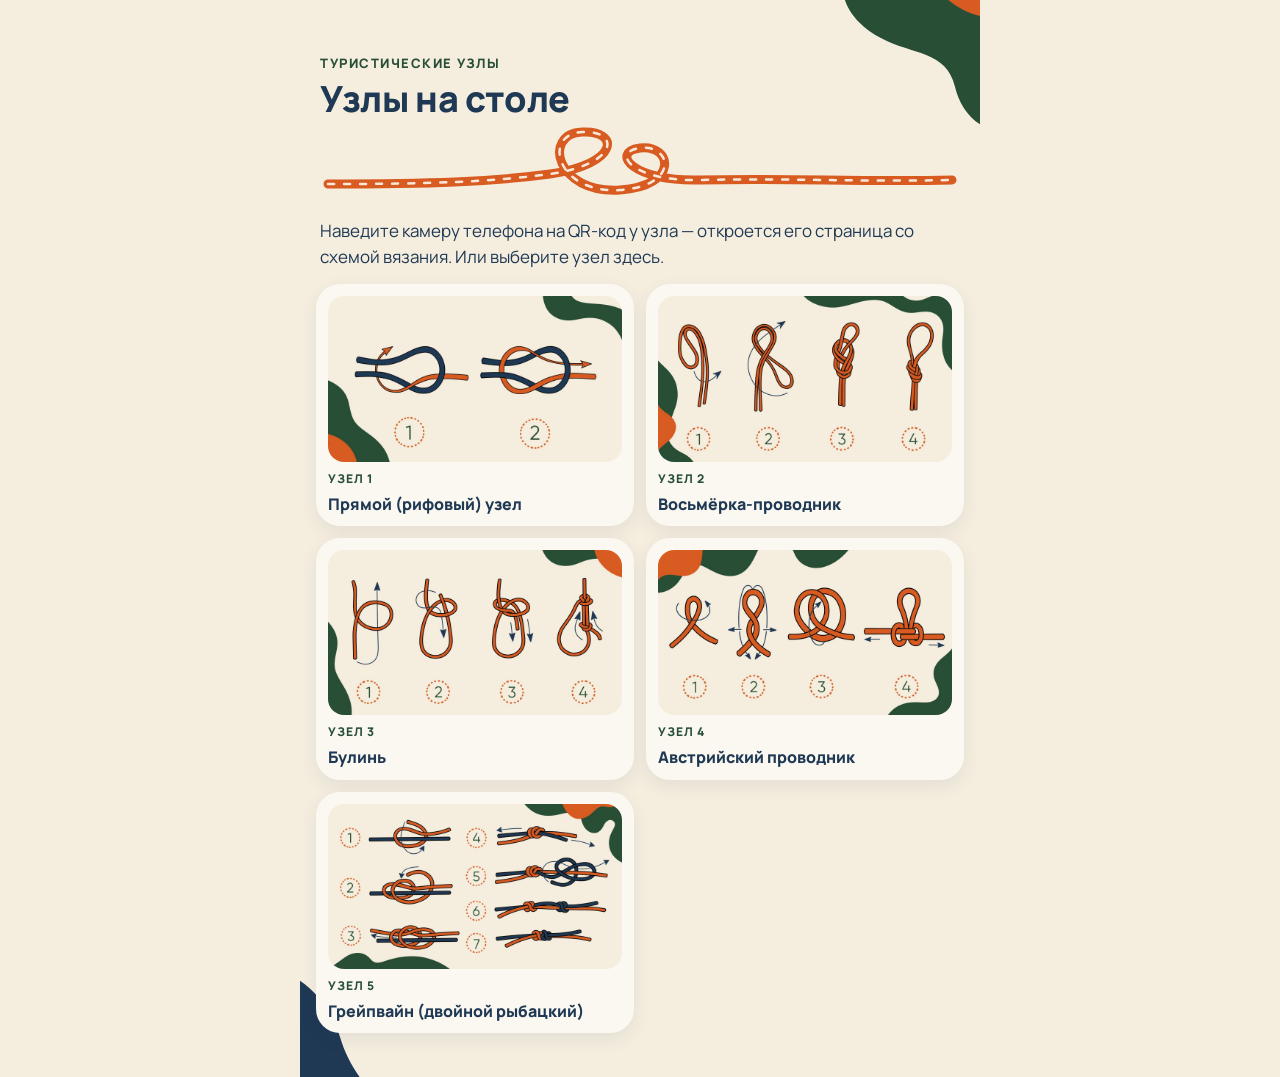
<file: uzly/index.html>
<!doctype html>
<html lang="ru">
<head>
<meta charset="utf-8">
<meta name="viewport" content="width=device-width,initial-scale=1,viewport-fit=cover">
<title>Узлы</title>
<meta name="theme-color" content="#F5EEDF">
<link href="../assets/fonts/manrope.css" rel="stylesheet">
<style>
.photo{cursor:zoom-in}
.zhint{position:absolute;right:10px;top:10px;width:38px;height:38px;display:flex;align-items:center;justify-content:center;background:rgba(31,57,84,.9);color:#F5EEDF;border-radius:50%;pointer-events:none;animation:zh 1.6s ease-in-out 1s 3;box-shadow:0 4px 12px rgba(0,0,0,.2)}
.zhint svg{width:18px;height:18px}
.shot figcaption small{display:flex;align-items:center;justify-content:center;gap:6px;font-size:13px;font-weight:700;color:var(--muted);margin-top:4px}
.shot figcaption small svg{width:14px;height:14px}
@keyframes zh{50%{transform:scale(1.08)}}
.lb{position:fixed;inset:0;z-index:50;background:rgba(18,24,22,.97);display:flex;flex-direction:column;align-items:center;justify-content:center;gap:12px;
  padding:max(14px,env(safe-area-inset-top,0px)) max(10px,env(safe-area-inset-right,0px)) max(14px,env(safe-area-inset-bottom,0px)) max(10px,env(safe-area-inset-left,0px));animation:lbIn .25s ease both;cursor:zoom-out}
.lb img{max-width:100%;max-height:calc(100% - 60px);object-fit:contain;border-radius:12px;background:#F5EEDF;animation:lbImg .35s cubic-bezier(.2,.8,.2,1) both}
.lb .lbcap{color:#F5EEDF;font-weight:800;font-size:16px;text-align:center}
.lb .lbx{position:absolute;top:max(12px,env(safe-area-inset-top,0px));right:max(12px,env(safe-area-inset-right,0px));width:44px;height:44px;border-radius:14px;border:0;background:rgba(245,238,223,.16);color:#F5EEDF;font-size:24px;font-family:inherit;cursor:pointer}
.lb .lbtip{color:rgba(245,238,223,.6);font-size:13px;font-weight:700;text-align:center}
@media (orientation:landscape){.lb .lbtip .rot{display:none}}
@keyframes lbIn{from{opacity:0}}
@keyframes lbImg{from{opacity:0;transform:scale(.92)}}
.shot{padding:12px;display:flex;flex-direction:column;gap:10px;margin:0}
.photo{position:relative;border-radius:16px;overflow:hidden;background:#F5EEDF;aspect-ratio:16/9;max-width:100%}
.photo img{display:block;width:100%;height:100%;object-fit:contain}
.photo .retry{position:absolute;inset:0;display:flex;align-items:center;justify-content:center;border:0;background:#fff;color:var(--muted);font-family:inherit;font-weight:800;font-size:14px}
.shot figcaption{font-size:17px;font-weight:800;text-align:center;padding:0 4px 4px}
:root{--green:#284F36;--orange:#D85B21;--navy:#1F3954;--sand:#E4D5C2;--cream:#F5EEDF;--paper:#FBF8F1;--muted:#5B6B7C}
*{box-sizing:border-box;-webkit-tap-highlight-color:transparent}
html{-webkit-text-size-adjust:100%;text-size-adjust:100%}
button{-webkit-appearance:none;appearance:none;touch-action:manipulation;-webkit-user-select:none;user-select:none;color:inherit}
a{touch-action:manipulation}
html,body{margin:0;background:var(--cream);color:var(--navy);font-family:Gilroy,Manrope,system-ui,sans-serif;font-weight:400}
b,h1,h2,h3{font-weight:800}
a{color:var(--green)}
#app{max-width:680px;margin:0 auto;position:relative;overflow:hidden;min-height:100vh;min-height:100dvh;padding-bottom:40px;padding-bottom:calc(40px + env(safe-area-inset-bottom))}
.blob{position:absolute;pointer-events:none;z-index:0}
.hero{position:relative;z-index:1;padding:54px 20px 6px}
.kick{font-size:13px;font-weight:800;color:var(--green);text-transform:uppercase;letter-spacing:1.5px}
.hero h1{font-size:36px;line-height:1.05;margin:8px 0 0;max-width:78%;letter-spacing:-.4px}
.rope{display:block;width:100%;height:84px;margin:6px 0 0}
.rope path{fill:none;stroke-linecap:round;stroke-linejoin:round}
.rope .r1{stroke:var(--orange);stroke-width:9;stroke-dasharray:1400;stroke-dashoffset:1400;animation:draw 2.4s .2s cubic-bezier(.6,0,.2,1) forwards}
.rope .r2{stroke:var(--paper);stroke-width:2.5;stroke-dasharray:6 10;opacity:0;animation:fadeIn .6s 2.2s forwards}
@keyframes draw{to{stroke-dashoffset:0}}
@keyframes fadeIn{to{opacity:.9}}
.wrap{position:relative;z-index:1;padding:4px 16px;display:flex;flex-direction:column;gap:14px}
.card{background:var(--paper);border-radius:28px;padding:20px;box-shadow:0 10px 30px rgba(31,57,84,.10)}
.lead{font-size:17px;line-height:1.55;margin:0}
/* плеер шагов */
.player{padding:14px}
.stage{position:relative;border-radius:20px;overflow:hidden;background:#fff;height:0;padding-top:75%;-webkit-mask-image:-webkit-radial-gradient(white,black)}
.stage img{position:absolute;top:0;left:0;width:100%;height:100%;object-fit:contain;opacity:0;-webkit-transform:scale(.94);transform:scale(.94);transition:opacity .55s ease,transform .7s cubic-bezier(.2,.8,.2,1);pointer-events:none}
.stage img.on{opacity:1;-webkit-transform:none;transform:none}
.stage .retry{position:absolute;top:0;left:0;right:0;bottom:0;display:flex;align-items:center;justify-content:center;border:0;background:#fff;color:var(--muted);font-family:inherit;font-weight:800;font-size:14px;z-index:3}
.stage .num{position:absolute;left:12px;top:12px;background:var(--navy);color:var(--cream);font-weight:800;border-radius:14px;padding:7px 12px;font-size:14px;z-index:2}
.segs{display:flex;gap:5px;margin:12px 2px 0}
.segs button{flex:1;height:8px;border-radius:8px;border:0;background:var(--sand);padding:0;cursor:pointer;position:relative;overflow:hidden}
.segs button i{position:absolute;left:0;top:0;bottom:0;width:0;background:var(--green)}
.segs button.done i{width:100%}
.segs button.now i{animation:fill var(--dur) linear forwards}
.segs.paused button.now i{animation-play-state:paused}
@keyframes fill{to{width:100%}}
.ctrl{display:flex;gap:10px;margin-top:12px;align-items:center}
.ctrl button{height:48px;border-radius:16px;border:0;font-family:inherit;font-weight:800;font-size:16px;cursor:pointer}
.ctrl .round{width:48px;background:var(--cream);color:var(--navy);font-size:20px}
.ctrl .play{flex:1;background:var(--green);color:var(--cream)}
.cap{font-size:14px;color:var(--muted);text-align:center;margin-top:8px;min-height:18px}
/* плюсы, минусы, применение */
.pm{display:grid;grid-template-columns:1fr;gap:12px}
.pm .card{position:relative;padding-left:66px}
.pm .ic{position:absolute;left:18px;top:18px;width:36px;height:36px;border-radius:50%;display:flex;align-items:center;justify-content:center;font-weight:800;font-size:20px;color:#fff}
.plus .ic{background:var(--green)}.minus .ic{background:var(--orange)}.use .ic{background:var(--navy)}
.pm h3{margin:4px 0 6px;font-size:18px}
.pm p{margin:0;line-height:1.55;font-size:16px}
.reveal{opacity:0;transform:translateY(22px);transition:opacity .6s ease,transform .6s cubic-bezier(.2,.8,.2,1)}
.reveal.seen{opacity:1;transform:none}
.nav{display:flex;gap:10px}
.nav a{flex:1;text-decoration:none;background:var(--paper);border-radius:20px;padding:14px 16px;color:var(--navy);box-shadow:0 4px 14px rgba(31,57,84,.08);display:flex;flex-direction:column;gap:2px}
.nav a small{color:var(--muted);font-size:12px;text-transform:uppercase;letter-spacing:1px;font-weight:800}
.nav a b{font-size:16px}
.nav a.next{text-align:right}
/* список */
.list{display:grid;grid-template-columns:1fr 1fr;gap:12px}
.item{background:var(--paper);border-radius:24px;padding:12px;text-decoration:none;color:var(--navy);box-shadow:0 6px 18px rgba(31,57,84,.08);display:flex;flex-direction:column;gap:8px;transition:transform .2s}
.item:active{transform:scale(.97)}
.item img{display:block;width:100%;height:auto;object-fit:contain;background:#fff;border-radius:16px}
.item .n{font-size:12px;font-weight:800;color:var(--green);text-transform:uppercase;letter-spacing:1px}
.item b{font-size:16px;line-height:1.2}
.btn{display:block;text-align:center;border:0;border-radius:20px;padding:17px;font-family:inherit;font-size:17px;font-weight:800;background:var(--navy);color:var(--cream);text-decoration:none;cursor:pointer;width:100%}
.in{animation:up .55s cubic-bezier(.2,.8,.2,1) both}
@keyframes up{from{opacity:0;transform:translateY(18px)}to{opacity:1;transform:none}}
@media(prefers-reduced-motion:reduce){*{animation:none!important;transition:none!important}.reveal{opacity:1;transform:none}.rope .r1{stroke-dashoffset:0}}
@media(max-width:380px){.hero h1{font-size:30px}.list{grid-template-columns:1fr}}
/* печать QR */
.qrsheet{display:none}
@media print{
  @page{size:A4;margin:10mm}
  body{background:#fff}#app{display:none}
  .qrsheet{display:grid;grid-template-columns:1fr 1fr;gap:8mm}
  .qrcard{border:1.5mm solid #284F36;border-radius:8mm;padding:6mm;text-align:center;break-inside:avoid;height:85mm;display:flex;flex-direction:column;align-items:center;justify-content:center;gap:2mm}
  .qrcard img{width:52mm;height:52mm}
  .qrcard b{font-size:16pt;color:#1F3954}
  .qrcard span{font-size:10pt;color:#284F36;font-weight:800;text-transform:uppercase;letter-spacing:1px}
}
</style>
</head>
<body>
<div id="app"></div>
<div class="qrsheet" id="qrsheet"></div>
<script src="../assets/leaf.js"></script>
<script>
/* QR-код без библиотек: байтовый режим, уровень коррекции M, версии 1–6 (до 106 байт).
   Перенос liga/qr.py на JavaScript. qrSvg(text) → строка <svg>, qrDataUrl(text) → картинка для <img>. */
var QR = (function () {
  var BLOCKS = {1: [10, [[1, 16]]], 2: [16, [[1, 28]]], 3: [26, [[1, 44]]], 4: [18, [[2, 32]]], 5: [24, [[2, 43]]], 6: [16, [[4, 27]]]};
  var ALIGN = {1: [], 2: [6, 18], 3: [6, 22], 4: [6, 26], 5: [6, 30], 6: [6, 34]};
  var EXP = new Array(512), LOG = new Array(256), x = 1, i;
  for (i = 0; i < 255; i++) { EXP[i] = x; LOG[x] = i; x <<= 1; if (x & 0x100) x ^= 0x11D; }
  for (i = 255; i < 512; i++) EXP[i] = EXP[i - 255];
  function gmul(a, b) { return a === 0 || b === 0 ? 0 : EXP[LOG[a] + LOG[b]]; }
  function rsGen(n) {
    var g = [1];
    for (var i = 0; i < n; i++) {
      var g2 = new Array(g.length + 1).fill(0);
      for (var j = 0; j < g.length; j++) { g2[j] ^= g[j]; g2[j + 1] ^= gmul(g[j], EXP[i]); }
      g = g2;
    }
    return g;
  }
  function rsRem(data, n) {
    var gen = rsGen(n), rem = data.concat(new Array(n).fill(0));
    for (var i = 0; i < data.length; i++) { var c = rem[i]; if (c) for (var j = 1; j < gen.length; j++) rem[i + j] ^= gmul(gen[j], c); }
    return rem.slice(data.length);
  }
  function bin(v, len) { var s = v.toString(2); while (s.length < len) s = '0' + s; return s; }
  function utf8(text) { var out = [], s = unescape(encodeURIComponent(text)); for (var i = 0; i < s.length; i++) out.push(s.charCodeAt(i)); return out; }
  function codewords(data, version) {
    var ecN = BLOCKS[version][0], groups = BLOCKS[version][1], cap = 0, i;
    groups.forEach(function (g) { cap += g[0] * g[1]; });
    var bits = '0100' + bin(data.length, 8) + data.map(function (b) { return bin(b, 8); }).join('');
    bits += '0'.repeat(Math.min(4, cap * 8 - bits.length));
    bits += '0'.repeat((8 - bits.length % 8) % 8);
    var cw = [];
    for (i = 0; i < bits.length; i += 8) cw.push(parseInt(bits.slice(i, i + 8), 2));
    var pad = [0xEC, 0x11], base = bits.length / 8;
    while (cw.length < cap) cw.push(pad[(cw.length - base) % 2]);
    var blocks = [], pos = 0;
    groups.forEach(function (g) { for (var n = 0; n < g[0]; n++) { blocks.push(cw.slice(pos, pos + g[1])); pos += g[1]; } });
    var ecc = blocks.map(function (b) { return rsRem(b, ecN); }), out = [], mx = 0;
    blocks.forEach(function (b) { mx = Math.max(mx, b.length); });
    for (i = 0; i < mx; i++) blocks.forEach(function (b) { if (i < b.length) out.push(b[i]); });
    for (i = 0; i < ecN; i++) ecc.forEach(function (e) { out.push(e[i]); });
    return out;
  }
  function formatBits(mask) {
    var data = mask, rem = data << 10;
    for (var i = 14; i > 9; i--) if (rem & (1 << i)) rem ^= 0x537 << (i - 10);
    return ((data << 10) | rem) ^ 0x5412;
  }
  function maskFn(mask, r, c) {
    switch (mask) {
      case 0: return (r + c) % 2 === 0;
      case 1: return r % 2 === 0;
      case 2: return c % 3 === 0;
      case 3: return (r + c) % 3 === 0;
      case 4: return (Math.floor(r / 2) + Math.floor(c / 3)) % 2 === 0;
      case 5: return (r * c) % 2 + (r * c) % 3 === 0;
      case 6: return ((r * c) % 2 + (r * c) % 3) % 2 === 0;
      default: return ((r + c) % 2 + (r * c) % 3) % 2 === 0;
    }
  }
  function build(version, cw, mask) {
    var size = 17 + 4 * version, m = [], r, c, i;
    for (r = 0; r < size; r++) m.push(new Array(size).fill(null));
    function finder(r0, c0) {
      for (var dr = -1; dr < 8; dr++) for (var dc = -1; dc < 8; dc++) {
        var rr = r0 + dr, cc = c0 + dc;
        if (rr >= 0 && rr < size && cc >= 0 && cc < size) {
          var inside = dr >= 0 && dr <= 6 && dc >= 0 && dc <= 6;
          var ring = inside && (dr === 0 || dr === 6 || dc === 0 || dc === 6);
          var core = dr >= 2 && dr <= 4 && dc >= 2 && dc <= 4;
          m[rr][cc] = ring || core ? 1 : 0;
        }
      }
    }
    finder(0, 0); finder(0, size - 7); finder(size - 7, 0);
    for (i = 8; i < size - 8; i++) m[6][i] = m[i][6] = i % 2 === 0 ? 1 : 0;
    var pos = ALIGN[version];
    pos.forEach(function (ar) { pos.forEach(function (ac) {
      if (m[ar][ac] !== null) return;
      for (var dr = -2; dr < 3; dr++) for (var dc = -2; dc < 3; dc++) m[ar + dr][ac + dc] = Math.max(Math.abs(dr), Math.abs(dc)) !== 1 ? 1 : 0;
    }); });
    m[size - 8][8] = 1;
    var res = m.map(function (row) { return row.map(function (v) { return v !== null; }); });
    for (i = 0; i < 9; i++) res[8][i] = res[i][8] = true;
    for (i = 0; i < 8; i++) res[8][size - 1 - i] = res[size - 1 - i][8] = true;
    var bits = cw.map(function (b) { return bin(b, 8); }).join(''), k = 0, up = true, col = size - 1;
    while (col > 0) {
      if (col === 6) col -= 1;
      for (var t = 0; t < size; t++) {
        r = up ? size - 1 - t : t;
        for (var j = 0; j < 2; j++) {
          c = col - j;
          if (res[r][c]) continue;
          var bit = k < bits.length ? +bits[k] : 0; k++;
          if (maskFn(mask, r, c)) bit ^= 1;
          m[r][c] = bit;
        }
      }
      up = !up; col -= 2;
    }
    var fb = formatBits(mask), f = [];
    for (i = 0; i < 15; i++) f.push((fb >> i) & 1);
    for (i = 0; i < 6; i++) m[i][8] = f[i];
    m[7][8] = f[6]; m[8][8] = f[7]; m[8][7] = f[8];
    for (i = 9; i < 15; i++) m[8][14 - i] = f[i];
    for (i = 0; i < 8; i++) m[8][size - 1 - i] = f[i];
    for (i = 8; i < 15; i++) m[size - 15 + i][8] = f[i];
    m[size - 8][8] = 1;
    return m;
  }
  function penalty(m) {
    var size = m.length, p = 0, lines = m.slice(), r, c;
    for (c = 0; c < size; c++) lines.push(m.map(function (row) { return row[c]; }));
    lines.forEach(function (line) {
      var run = 1;
      for (var i = 1; i < size; i++) { if (line[i] === line[i - 1]) run++; else { if (run >= 5) p += run - 2; run = 1; } }
      if (run >= 5) p += run - 2;
      var s = line.join(''), a = s.split('10111010000').length - 1, b = s.split('00001011101').length - 1;
      p += 40 * (a + b);
    });
    for (r = 0; r < size - 1; r++) for (c = 0; c < size - 1; c++) if (m[r][c] === m[r][c + 1] && m[r][c] === m[r + 1][c] && m[r][c] === m[r + 1][c + 1]) p += 3;
    var dark = 0; m.forEach(function (row) { row.forEach(function (v) { dark += v; }); });
    dark = Math.floor(dark * 100 / (size * size));
    p += Math.floor(Math.abs(dark - 50) / 5) * 10;
    return p;
  }
  function matrix(text) {
    var data = utf8(text), version = 0;
    for (var v = 1; v <= 6; v++) { var cap = 0; BLOCKS[v][1].forEach(function (g) { cap += g[0] * g[1]; }); if (data.length <= cap - 2) { version = v; break; } }
    if (!version) throw new Error('Слишком длинная ссылка для QR');
    var cw = codewords(data, version), best = null, bestP = Infinity;
    for (var mk = 0; mk < 8; mk++) { var m = build(version, cw, mk), p = penalty(m); if (p < bestP) { best = m; bestP = p; } }
    return best;
  }
  function svg(text, color) {
    var m = matrix(text), q = 4, n = m.length + 2 * q, d = '';
    m.forEach(function (row, r) { row.forEach(function (v, c) { if (v) d += 'M' + (c + q) + ' ' + (r + q) + 'h1v1h-1z'; }); });
    return '<svg xmlns="http://www.w3.org/2000/svg" viewBox="0 0 ' + n + ' ' + n + '" width="' + n * 4 + '" height="' + n * 4 + '" shape-rendering="crispEdges">' +
      '<rect width="' + n + '" height="' + n + '" fill="#fff"/><path d="' + d + '" fill="' + (color || '#111418') + '"/></svg>';
  }
  return {matrix: matrix, svg: svg, dataUrl: function (text) { return 'data:image/svg+xml;charset=utf-8,' + encodeURIComponent(svg(text)); }};
})();
if (typeof module !== 'undefined') module.exports = QR;

</script>
<script>
var KNOTS = [
  {slug: 'pryamoy', title: 'Прямой (рифовый) узел', photos: [['reef-v1', 'Вариант 1'], ['reef-v2', 'Вариант 2']],
   lead: 'Самый первый узел, которому учат скаутов. Два конца верёвок одинаковой толщины: обвязать концы друг вокруг друга дважды и вывести параллельно. Завязывать концы — например, при перевязке узелков в «верёвочной змейке» или связывании шнуров. Важно: без контрольных узлов может ползти, на мокрой верёвке затягивается туго. Правило: первое скрещивание «лево на право», второе — «право на лево», иначе получится ненадёжный «бабий» вариант.',
   plus: 'Вяжется мгновенно, плоский — не мешает под верёвочным «тромбоном» груза.',
   minus: 'Под рывком может «переворачиваться» в два полуштыка и развязаться; на мокрых и жёстких верёвках ползёт и затягивается намертво — без контрольных узлов недопустим.',
   use: 'Связывание шнуров одинаковой толщины; завязывание «тромбона» — связки скатанного коврика и рюкзака; перевязка мешков и свёртков; фиксация бинта или жгута (как в медицине); быстрая починка порванной бечёвки в лагере.'},
  {slug: 'vosmerka-provodnik', title: 'Восьмёрка-проводник', photos: [['eight']],
   lead: 'Самый первый узел, которому учат скаутов. Вяжется так: конец верёвки обводят вокруг коренной части и продевают в получившуюся петлю, повторяя форму восьмёрки. Базовый стопорный узел и основа многих других.',
   plus: 'Вяжется за секунду, не затягивается намертво, сам не развязывается, работает на любой верёвке.',
   minus: 'Лишь немного утолщает верёвку — как стопор на скользкой опоре может поползти.',
   use: 'Узел формирует петлю, которую в альпинизме, например, используют для ввязывания в неё другой верёвки (создание бекетового узла) или подвеса; стопор на конце верёвки, чтобы она не выскользнула из петли или отверстия; утолщение конца для держателя; элемент декоративных и фиксирующих вязок; простая ручка-ограничитель на шнуре палатки.'},
  {slug: 'bulin', title: 'Булинь', photos: [['bowline']],
   lead: 'Королевский узел: делает незатягивающуюся петлю на конце верёвки. Вяжется одной рукой, не ползёт под нагрузкой, легко развязывается после любого веса. Незатягивающаяся петля на конце верёвки: ходовой конец делает ход вокруг коренного и возвращается в начальную петлю. Не случайно называется «королём узлов».',
   plus: 'Не затягивается под любой нагрузкой, легко вяжется даже одной рукой, всегда можно развязать; петля не сжимает груз.',
   minus: 'На гладкой скользкой верёвке ползёт — нужен контрольный узел; легко ошибиться, если ходовой конец вышел «не туда» (вязать надо в определённом направлении).',
   use: 'Спасательная петля под грудь и подмышки; обвязка и опора вокруг дерева, столба, кольца; крепление перил переправы к камню или бревну; швырковая петля — если надо набросить верёвку на опору снизу; петля под рюкзак, канистру, банку для вытягивания; «удавка наоборот» для бочек и габаритных грузов.'},
  {slug: 'avstriyskiy-provodnik', title: 'Австрийский проводник', photos: [['austrian']],
   lead: 'На сложенной вдвое верёвке делают оборот и продевают петлю в получившееся «окно», расправляют узел — получается незатягивающаяся петля в середине верёвки, а не на конце. Именно это отличает его от обычного проводника: нагрузка идёт в обе стороны вдоль верёвки, а узел не деформируется и не затягивается.',
   plus: 'Единственный по-настоящему надёжный способ получить петлю в середине верёвки — держит даже при рывках в обе стороны; почти не ослабляет верёвку; легко развязывается после нагрузки.',
   minus: 'Требует тренировки — в спешке легко завязать «не ту» петлю или перекрутить верёвку; занимает больше длины, чем простой узел.',
   use: 'Ступени для подъёма по верёвке (петли для ног — «лестница» из австрийских проводников); точка крепления в середине верёвки — закрепить карабин на перилах или навесной переправе, не имея свободного конца; изоляция повреждённого участка — перетёртый кусок верёвки оставляют без нагрузки, завязав петли по обе стороны; переноска грузов — петли под жерди для переноски брёвен или носилок; аварийная «ручка» на перилах, за которую можно держаться.'},
  {slug: 'greypvayn', title: 'Грейпвайн (двойной рыбацкий)', photos: [['grapevine']],
   lead: 'Два конца поочерёдно обвивают друг друга вокруг коренной части, затем продеваются в петли. Отлично соединяет две верёвки одинакового диаметра — в том числе тонкие репшнуры и «слёзы» для петель. Один из самых надёжных узлов для связывания, но почти не развязывается после серьёзной нагрузки — обычно режут.',
   plus: 'Один из самых надёжных для связывания; хорошо держит и на тонких репшнурах; не требует контрольных узлов.',
   minus: 'Почти не развязывается после серьёзной нагрузки — обычно узел срезают; требует внимательности и расправления, в спешке легко связать «кривой» грейпвайн.',
   use: 'Связывание основной верёвки с репшнуром при организации спуска; сращивание перетёртой верёвки — вырезают «битый» участок и связывают концы; изготовление петель-самозатягиваний и сменных петель для страховки; связывание верёвок одинакового диаметра на переправах и в перилах.'}
];
var BLOBS = '<svg class="blob" aria-hidden="true" viewBox="0 0 200 160" style="right:-40px;top:-30px;width:210px;height:170px"><path d="M40 0h160v150c-30 10-55-10-62-40-8-34-40-30-70-46C40 50 20 20 40 0z" fill="#284F36"/><path d="M110 0h90v40c-25 12-55 0-70-14-8-8-15-16-20-26z" fill="#D85B21"/></svg>' +
  '<svg class="blob" aria-hidden="true" viewBox="0 0 200 200" style="left:-70px;bottom:-60px;width:200px;height:200px"><path d="M0 30c50-10 95 20 110 70 12 40 40 70 90 100H0z" fill="#1F3954"/></svg>';
// декоративная верёвка, которая «завязывается» при открытии страницы
var ROPE = '<svg class="rope" viewBox="0 0 640 84" preserveAspectRatio="none" aria-hidden="true">' +
  '<path class="r1" d="M8 60 C110 60 170 58 230 50 C300 40 300 6 262 8 C222 10 236 70 300 66 C360 62 352 20 320 24 C290 28 312 58 380 56 C470 54 540 58 632 56"/>' +
  '<path class="r2" d="M8 60 C110 60 170 58 230 50 C300 40 300 6 262 8 C222 10 236 70 300 66 C360 62 352 20 320 24 C290 28 312 58 380 56 C470 54 540 58 632 56"/></svg>';
var P = {k: null};

function esc(s) { return String(s == null ? '' : s).replace(/[&<>"']/g, function (c) { return {'&': '&amp;', '<': '&lt;', '>': '&gt;', '"': '&quot;', "'": '&#39;'}[c]; }); }
function slug() { return (location.hash.match(/^#([\w-]+)/) || [])[1] || ''; }
var BASE = location.href.split('#')[0].split('?')[0];

function renderList() {
  document.title = 'Узлы';
  document.getElementById('app').innerHTML = BLOBS + '<div class="hero"><div class="kick">Туристические узлы</div><h1>Узлы на столе</h1>' + ROPE + '</div>' +
    '<div class="wrap"><p class="lead in" style="padding:0 4px">Наведите камеру телефона на QR-код у узла — откроется его страница со схемой вязания. Или выберите узел здесь.</p>' +
    '<div class="list">' + KNOTS.map(function (k, i) {
      return '<a class="item in" style="animation-delay:' + (150 + i * 70) + 'ms" href="#' + k.slug + '"><img src="img/' + k.photos[0][0] + '.jpg" alt="" onerror="imgRetry(this)"><span class="n">Узел ' + (i + 1) + '</span><b>' + esc(k.title) + '</b></a>';
    }).join('') + '</div>' + (/[?&]print/.test(location.search) ? '<button class="btn in" style="animation-delay:600ms" onclick="printQR()">Напечатать QR-коды (A4)</button>' : '') + '</div>';
}
function printQR() {
  document.getElementById('qrsheet').innerHTML = KNOTS.map(function (k, i) {
    return '<div class="qrcard"><span>Узел ' + (i + 1) + '</span><b>' + esc(k.title) + '</b><img src="' + QR.dataUrl(BASE + '#' + k.slug) + '" alt=""><span>Наведи камеру</span></div>';
  }).join('');
  var imgs = document.querySelectorAll('#qrsheet img'), left = imgs.length;
  imgs.forEach(function (im) { im.onload = im.onerror = function () { if (--left === 0) window.print(); }; });
}

// плохая связь: картинка не пришла — пробуем ещё раз через секунду, потом кнопкой
function imgRetry(im) {
  var n = +(im.getAttribute('data-try') || 0), src = im.getAttribute('src').split('?')[0];
  if (n < 3) { im.setAttribute('data-try', n + 1); setTimeout(function () { im.src = src + '?r=' + Date.now(); }, 900 * (n + 1)); return; }
  var stage = im.closest && im.closest('.photo');
  if (stage && !stage.querySelector('.retry')) {
    var b = document.createElement('button'); b.className = 'retry'; b.textContent = '🖼 Картинка не загрузилась — нажмите';
    b.onclick = function () { b.remove(); stage.querySelectorAll('img').forEach(function (x) { x.setAttribute('data-try', 0); x.src = x.getAttribute('src').split('?')[0] + '?r=' + Date.now(); }); };
    stage.appendChild(b);
  }
}
function renderKnot(k) {
  var idx = KNOTS.indexOf(k), prev = KNOTS[(idx + KNOTS.length - 1) % KNOTS.length], next = KNOTS[(idx + 1) % KNOTS.length];
  document.title = k.title + ' — узел';
  var figs = k.photos.map(function (ph, n) {
    var cap = ph[1] || k.title;
    return '<figure class="card shot in" style="animation-delay:' + (200 + n * 120) + 'ms"><div class="photo" role="button" tabindex="0" aria-label="Открыть схему на весь экран" data-cap="' + esc(cap) + '"><img src="img/' + ph[0] + '.jpg" alt="' + esc(k.title + (ph[1] ? ' — ' + ph[1] : '')) + '" onerror="imgRetry(this)"><span class="zhint" aria-hidden="true"><svg viewBox="0 0 24 24" fill="none" stroke="currentColor" stroke-width="2.6" stroke-linecap="round"><path d="M15 3h6v6M9 21H3v-6M21 3l-7 7M3 21l7-7"/></svg></span></div><figcaption>' + esc(cap) + '<small><svg viewBox="0 0 24 24" fill="none" stroke="currentColor" stroke-width="2.6" stroke-linecap="round"><path d="M15 3h6v6M9 21H3v-6M21 3l-7 7M3 21l7-7"/></svg>Нажмите на схему, чтобы увеличить</small></figcaption></figure>';
  }).join('');
  document.getElementById('app').innerHTML = BLOBS + '<div class="hero"><div class="kick">Узел ' + (idx + 1) + ' из ' + KNOTS.length + '</div><h1>' + esc(k.title) + '</h1>' + ROPE + '</div>' +
    '<div class="wrap">' +
      figs +
      '<div class="card in" style="animation-delay:450ms"><p class="lead">' + esc(k.lead) + '</p></div>' +
      '<div class="pm">' +
        '<div class="card plus reveal"><span class="ic">+</span><h3>Плюсы</h3><p>' + esc(k.plus) + '</p></div>' +
        '<div class="card minus reveal"><span class="ic">−</span><h3>Минусы</h3><p>' + esc(k.minus) + '</p></div>' +
        '<div class="card use reveal"><span class="ic">✓</span><h3>Применение</h3><p>' + esc(k.use) + '</p></div></div>' +
      '<div class="nav reveal"><a href="#' + prev.slug + '"><small>← Предыдущий</small><b>' + esc(prev.title) + '</b></a>' +
        '<a class="next" href="#' + next.slug + '"><small>Следующий →</small><b>' + esc(next.title) + '</b></a></div>' +
      '<a class="btn reveal" href="#">Все узлы</a></div>';
  P.k = k; reveal();
}
function reveal() {
  var els = document.querySelectorAll('.reveal');
  if (!('IntersectionObserver' in window)) return els.forEach(function (e) { e.classList.add('seen'); });
  var io = new IntersectionObserver(function (es) { es.forEach(function (e) { if (e.isIntersecting) { e.target.classList.add('seen'); io.unobserve(e.target); } }); }, {threshold: .15});
  els.forEach(function (e, i) { e.style.transitionDelay = (i % 3) * 90 + 'ms'; io.observe(e); });
}

function route() {
  P.k = null;
  var k = KNOTS.filter(function (x) { return x.slug === slug(); })[0];
  if (k) renderKnot(k); else renderList();
  leafCheck(k);
}
// листик для книги «История АБС»: появляется, когда открыты все 5 узлов
function leafCheck(k) {
  var seen = {};
  try { seen = JSON.parse(localStorage.getItem('abs-uzly-seen') || '{}') || {}; } catch (e) {}
  if (k) { seen[k.slug] = 1; try { localStorage.setItem('abs-uzly-seen', JSON.stringify(seen)); } catch (e) {} }
  var all = KNOTS.every(function (x) { return seen[x.slug]; });
  if (all && window.ABSLeaf) ABSLeaf.put(document.querySelector(k ? '#app .wrap > .card:not(.shot)' : '#app .list'), 'ТРОПА', k ? {right: '14px', top: '-34px'} : {right: '14%', bottom: '60px'});
}

// увеличение схемы на весь экран
function openZoom(ph) {
  var img = ph.querySelector('img'); if (!img || ph.querySelector('.retry')) return;
  var lb = document.createElement('div'); lb.className = 'lb'; lb.setAttribute('role', 'dialog'); lb.setAttribute('aria-modal', 'true');
  lb.innerHTML = '<button class="lbx" type="button" aria-label="Закрыть">×</button><img alt=""><div class="lbcap"></div><div class="lbtip">Нажмите в любом месте, чтобы закрыть<span class="rot"> · поверните телефон — схема станет крупнее</span></div>';
  lb.querySelector('img').src = img.getAttribute('src'); lb.querySelector('img').alt = img.alt; lb.querySelector('.lbcap').textContent = ph.getAttribute('data-cap') || '';
  function close() { lb.remove(); document.removeEventListener('keydown', key); document.body.style.overflow = ''; ph.focus && ph.focus(); }
  function key(e) { if (e.key === 'Escape') close(); }
  lb.addEventListener('click', close); document.addEventListener('keydown', key);
  document.body.style.overflow = 'hidden'; document.body.appendChild(lb); lb.querySelector('.lbx').focus();
}
document.addEventListener('click', function (e) { var ph = e.target.closest && e.target.closest('.photo'); if (ph && !e.target.closest('.retry')) openZoom(ph); });
document.addEventListener('keydown', function (e) { var ph = e.target.closest && e.target.closest('.photo'); if (ph && (e.key === 'Enter' || e.key === ' ')) { e.preventDefault(); openZoom(ph); } });
window.addEventListener('hashchange', function () { var lb = document.querySelector('.lb'); if (lb) { lb.remove(); document.body.style.overflow = ''; } route(); window.scrollTo(0, 0); });
route();
</script>
<script>
/* iPhone: Safari иногда «съедает» нажатие, если в этот момент на странице что-то меняется (анимация, таймер).
   Короткое касание кнопки обрабатываем сами, повторное «родное» нажатие гасим. */
(function () {
  var t0 = null, fastAt = 0, fastX = 0, fastY = 0;
  document.addEventListener('touchstart', function (e) { var p = e.touches[0]; t0 = e.touches.length === 1 ? {x: p.clientX, y: p.clientY, at: Date.now()} : null; }, {passive: true});
  document.addEventListener('touchmove', function (e) { if (!t0) return; var p = e.touches[0]; if (Math.abs(p.clientX - t0.x) > 10 || Math.abs(p.clientY - t0.y) > 10) t0 = null; }, {passive: true});
  document.addEventListener('touchend', function (e) {
    var s = t0; t0 = null;
    if (!s || Date.now() - s.at > 800) return;
    var b = e.target.closest && e.target.closest('button');
    if (!b || b.disabled) return;
    e.preventDefault(); var ct = e.changedTouches && e.changedTouches[0]; fastX = ct ? ct.clientX : 0; fastY = ct ? ct.clientY : 0; fastAt = Date.now(); b.click();
  }, {passive: false});
  document.addEventListener('click', function (e) { if (e.isTrusted && Date.now() - fastAt < 600 && Math.abs(e.clientX - fastX) < 20 && Math.abs(e.clientY - fastY) < 20) { e.stopPropagation(); e.preventDefault(); } }, true);
})();
</script>
</body>
</html>
</file>
<file: assets/fonts/manrope.css>
/* cyrillic-ext */
@font-face {
  font-family: 'Manrope';
  font-style: normal;
  font-weight: 400;
  font-display: swap;
  src: url(manrope-0.woff2) format('woff2');
  unicode-range: U+0460-052F, U+1C80-1C8A, U+20B4, U+2DE0-2DFF, U+A640-A69F, U+FE2E-FE2F;
}
/* cyrillic */
@font-face {
  font-family: 'Manrope';
  font-style: normal;
  font-weight: 400;
  font-display: swap;
  src: url(manrope-1.woff2) format('woff2');
  unicode-range: U+0301, U+0400-045F, U+0490-0491, U+04B0-04B1, U+2116;
}
/* greek */
@font-face {
  font-family: 'Manrope';
  font-style: normal;
  font-weight: 400;
  font-display: swap;
  src: url(manrope-2.woff2) format('woff2');
  unicode-range: U+0370-0377, U+037A-037F, U+0384-038A, U+038C, U+038E-03A1, U+03A3-03FF;
}
/* vietnamese */
@font-face {
  font-family: 'Manrope';
  font-style: normal;
  font-weight: 400;
  font-display: swap;
  src: url(manrope-3.woff2) format('woff2');
  unicode-range: U+0102-0103, U+0110-0111, U+0128-0129, U+0168-0169, U+01A0-01A1, U+01AF-01B0, U+0300-0301, U+0303-0304, U+0308-0309, U+0323, U+0329, U+1EA0-1EF9, U+20AB;
}
/* latin-ext */
@font-face {
  font-family: 'Manrope';
  font-style: normal;
  font-weight: 400;
  font-display: swap;
  src: url(manrope-4.woff2) format('woff2');
  unicode-range: U+0100-02BA, U+02BD-02C5, U+02C7-02CC, U+02CE-02D7, U+02DD-02FF, U+0304, U+0308, U+0329, U+1D00-1DBF, U+1E00-1E9F, U+1EF2-1EFF, U+2020, U+20A0-20AB, U+20AD-20C4, U+2113, U+2C60-2C7F, U+A720-A7FF;
}
/* latin */
@font-face {
  font-family: 'Manrope';
  font-style: normal;
  font-weight: 400;
  font-display: swap;
  src: url(manrope-5.woff2) format('woff2');
  unicode-range: U+0000-00FF, U+0131, U+0152-0153, U+02BB-02BC, U+02C6, U+02DA, U+02DC, U+0304, U+0308, U+0329, U+2000-206F, U+20AC, U+2122, U+2191, U+2193, U+2212, U+2215, U+FEFF, U+FFFD;
}
/* cyrillic-ext */
@font-face {
  font-family: 'Manrope';
  font-style: normal;
  font-weight: 800;
  font-display: swap;
  src: url(manrope-0.woff2) format('woff2');
  unicode-range: U+0460-052F, U+1C80-1C8A, U+20B4, U+2DE0-2DFF, U+A640-A69F, U+FE2E-FE2F;
}
/* cyrillic */
@font-face {
  font-family: 'Manrope';
  font-style: normal;
  font-weight: 800;
  font-display: swap;
  src: url(manrope-1.woff2) format('woff2');
  unicode-range: U+0301, U+0400-045F, U+0490-0491, U+04B0-04B1, U+2116;
}
/* greek */
@font-face {
  font-family: 'Manrope';
  font-style: normal;
  font-weight: 800;
  font-display: swap;
  src: url(manrope-2.woff2) format('woff2');
  unicode-range: U+0370-0377, U+037A-037F, U+0384-038A, U+038C, U+038E-03A1, U+03A3-03FF;
}
/* vietnamese */
@font-face {
  font-family: 'Manrope';
  font-style: normal;
  font-weight: 800;
  font-display: swap;
  src: url(manrope-3.woff2) format('woff2');
  unicode-range: U+0102-0103, U+0110-0111, U+0128-0129, U+0168-0169, U+01A0-01A1, U+01AF-01B0, U+0300-0301, U+0303-0304, U+0308-0309, U+0323, U+0329, U+1EA0-1EF9, U+20AB;
}
/* latin-ext */
@font-face {
  font-family: 'Manrope';
  font-style: normal;
  font-weight: 800;
  font-display: swap;
  src: url(manrope-4.woff2) format('woff2');
  unicode-range: U+0100-02BA, U+02BD-02C5, U+02C7-02CC, U+02CE-02D7, U+02DD-02FF, U+0304, U+0308, U+0329, U+1D00-1DBF, U+1E00-1E9F, U+1EF2-1EFF, U+2020, U+20A0-20AB, U+20AD-20C4, U+2113, U+2C60-2C7F, U+A720-A7FF;
}
/* latin */
@font-face {
  font-family: 'Manrope';
  font-style: normal;
  font-weight: 800;
  font-display: swap;
  src: url(manrope-5.woff2) format('woff2');
  unicode-range: U+0000-00FF, U+0131, U+0152-0153, U+02BB-02BC, U+02C6, U+02DA, U+02DC, U+0304, U+0308, U+0329, U+2000-206F, U+20AC, U+2122, U+2191, U+2193, U+2212, U+2215, U+FEFF, U+FFFD;
}
</file>
<file: imena/style.css>
/* Лесные имена — общие стили. Палитра и шрифт как у квизов. */
:root{
  --green:#284F36;--orange:#D85B21;--navy:#1F3954;--sand:#E4D5C2;--cream:#F5EEDF;--paper:#FBF8F1;--muted:#5B6B7C;
  --ink:#1F3954;--line:rgba(31,57,84,.12);--shadow:rgba(31,57,84,.10);--veil:rgba(31,57,84,.82);--danger:#B3261E;
  --g1:#284F36;--g2:#D85B21;--g3:#1F3954;
  --tg-bg:#D7E4D6;--tg-fg:#284F36;--to-bg:#F6D9CB;--to-fg:#A9431A;--tn-bg:#D5DEE8;--tn-fg:#1F3954;--ts-bg:#EBDDC9;--ts-fg:#6B4A28;
  --font:Gilroy,Manrope,system-ui,-apple-system,"Segoe UI",sans-serif;
}
@media (prefers-color-scheme:dark){:root{
  --green:#86B894;--orange:#F0834F;--navy:#A9C3DE;--sand:#3A4A3F;--cream:#121C17;--paper:#1B2A22;--muted:#9AAEA3;
  --ink:#EDE4D3;--line:rgba(237,228,211,.12);--shadow:rgba(0,0,0,.35);--veil:rgba(8,14,11,.86);--danger:#F2B8B5;
  --g1:#9BCBA7;--g2:#F59562;--g3:#B9D0E8;
  --tg-bg:#24402F;--tg-fg:#A8D4B4;--to-bg:#4A2A1C;--to-fg:#F6B48F;--tn-bg:#22344A;--tn-fg:#BCD2EA;--ts-bg:#43372A;--ts-fg:#E5CBA6;
  color-scheme:dark}}
*{box-sizing:border-box;-webkit-tap-highlight-color:transparent}
html{-webkit-text-size-adjust:100%;text-size-adjust:100%}
html,body{margin:0;background:var(--cream);color:var(--ink);font-family:var(--font);font-size:16px}
[hidden]{display:none!important}
button,input,select,textarea{font-family:inherit;color:inherit;font-size:inherit}
button{-webkit-appearance:none;appearance:none;touch-action:manipulation}
img{max-width:100%}

.live{background:linear-gradient(90deg,var(--g1),var(--g2),var(--g3),var(--g1));background-size:300% 100%;
  -webkit-background-clip:text;background-clip:text;color:transparent;animation:shimmer 9s linear infinite}
@keyframes shimmer{to{background-position:300% 0}}
@keyframes up{from{opacity:0;transform:translateY(18px)}to{opacity:1;transform:none}}
@keyframes pop{from{opacity:0;transform:scale(.92) translateY(14px)}to{opacity:1;transform:none}}
@keyframes fade{from{opacity:0}}
@keyframes rise{from{opacity:0;transform:scale(.6) rotate(-12deg)}}
@keyframes spin{to{transform:rotate(360deg)}}
@keyframes bob{50%{transform:translateY(-4px) rotate(-3deg)}}
@keyframes shine{to{background-position:-200% 0}}

.kick{font-size:13px;font-weight:800;color:var(--green);text-transform:uppercase;letter-spacing:1.5px}

/* аватар: фото или силуэт */
.av{width:88px;height:88px;border-radius:50%;display:flex;align-items:center;justify-content:center;background:var(--bg);color:var(--fg);--cut:var(--bg);position:relative;overflow:hidden;flex:none}
.av svg{width:66%;height:66%}
.av img{width:100%;height:100%;object-fit:cover;max-width:none}
.c-g{--bg:var(--tg-bg);--fg:var(--tg-fg)}.c-o{--bg:var(--to-bg);--fg:var(--to-fg)}.c-n{--bg:var(--tn-bg);--fg:var(--tn-fg)}.c-s{--bg:var(--ts-bg);--fg:var(--ts-fg)}

.chip{border:0;border-radius:999px;padding:8px 14px;font-size:14px;font-weight:700;cursor:pointer;background:transparent;
  box-shadow:inset 0 0 0 2px var(--sand);transition:background .2s,color .2s,transform .15s}
.chip:active{transform:scale(.96)}
.chip[aria-pressed="true"]{background:var(--green);color:var(--paper);box-shadow:none}
.chip.yr[aria-pressed="true"]{background:var(--orange)}
.tags{display:flex;flex-wrap:wrap;gap:5px}
.tag{font-size:12px;font-weight:700;padding:3px 9px;border-radius:999px;background:var(--cream);color:var(--muted)}

.btn{display:inline-flex;justify-content:center;align-items:center;gap:8px;border:0;border-radius:20px;padding:16px 22px;font-size:17px;font-weight:800;background:var(--green);color:var(--paper);cursor:pointer;transition:transform .15s,opacity .2s;text-decoration:none}
.btn:active{transform:scale(.97)}
.btn:disabled{opacity:.55;cursor:default}
.btn.ghost{background:transparent;color:var(--ink);box-shadow:inset 0 0 0 2px var(--sand)}
.btn.warm{background:var(--orange);color:#fff}
.btn.danger{background:transparent;color:var(--danger);box-shadow:inset 0 0 0 2px currentColor}
.btn.sm{padding:10px 14px;font-size:14px;border-radius:14px}
:focus-visible{outline:3px solid var(--orange);outline-offset:3px}

/* модальные окна */
.veil{position:fixed;inset:0;z-index:20;background:var(--veil);display:flex;align-items:center;justify-content:center;
  padding:max(16px,env(safe-area-inset-top,0px)) max(16px,env(safe-area-inset-right,0px)) max(16px,env(safe-area-inset-bottom,0px)) max(16px,env(safe-area-inset-left,0px));
  animation:fade .25s both;overflow-y:auto}
.box{position:relative;background:var(--paper);border-radius:34px;padding:30px 24px 24px;width:100%;max-width:460px;text-align:center;animation:pop .5s cubic-bezier(.2,.9,.25,1.2) both;margin:auto}
.x{position:absolute;top:12px;right:12px;width:42px;height:42px;border:0;border-radius:14px;background:var(--cream);cursor:pointer;font-size:20px}

/* формы */
.form{text-align:left;display:flex;flex-direction:column;gap:14px;max-width:520px}
.form h2{margin:0 40px 0 0;font-size:26px;font-weight:800;line-height:1.1}
.note{margin:0;color:var(--muted);font-size:14px;line-height:1.5}
.f{display:flex;flex-direction:column;gap:6px;min-width:0}
.f label{font-size:13px;font-weight:800;color:var(--muted);text-transform:uppercase;letter-spacing:1px}
.f input[type=text],.f input[type=number],.f input[type=email],.f select{width:100%;border:0;border-radius:16px;background:var(--cream);padding:14px 16px;font-size:16px;font-weight:600;outline:none;box-shadow:inset 0 0 0 2px transparent;transition:box-shadow .2s}
.f input:focus,.f select:focus{box-shadow:inset 0 0 0 2px var(--green)}
.warn{font-size:13px;font-weight:700;color:var(--orange);line-height:1.4}
.check{display:flex;gap:12px;align-items:flex-start;font-size:15px;font-weight:600;line-height:1.4;cursor:pointer}
.check input{width:22px;height:22px;accent-color:var(--green);flex:none;margin:0}
.drop{display:flex;align-items:center;gap:14px;border-radius:20px;padding:14px;background:var(--cream);cursor:pointer;border:2px dashed var(--sand)}
.drop .av{width:64px;height:64px}
.drop b{display:block;font-size:15px}
.drop span{font-size:13px;color:var(--muted)}
.two{display:grid;grid-template-columns:1fr 1fr;gap:12px}
.skel{border-radius:26px;height:100px;background:linear-gradient(90deg,var(--paper) 30%,var(--sand) 50%,var(--paper) 70%);background-size:200% 100%;animation:shine 1.4s linear infinite;opacity:.7}
@media(max-width:520px){.two{grid-template-columns:1fr}}
@media(prefers-reduced-motion:reduce){*{animation:none!important;transition:none!important}}
</file>
